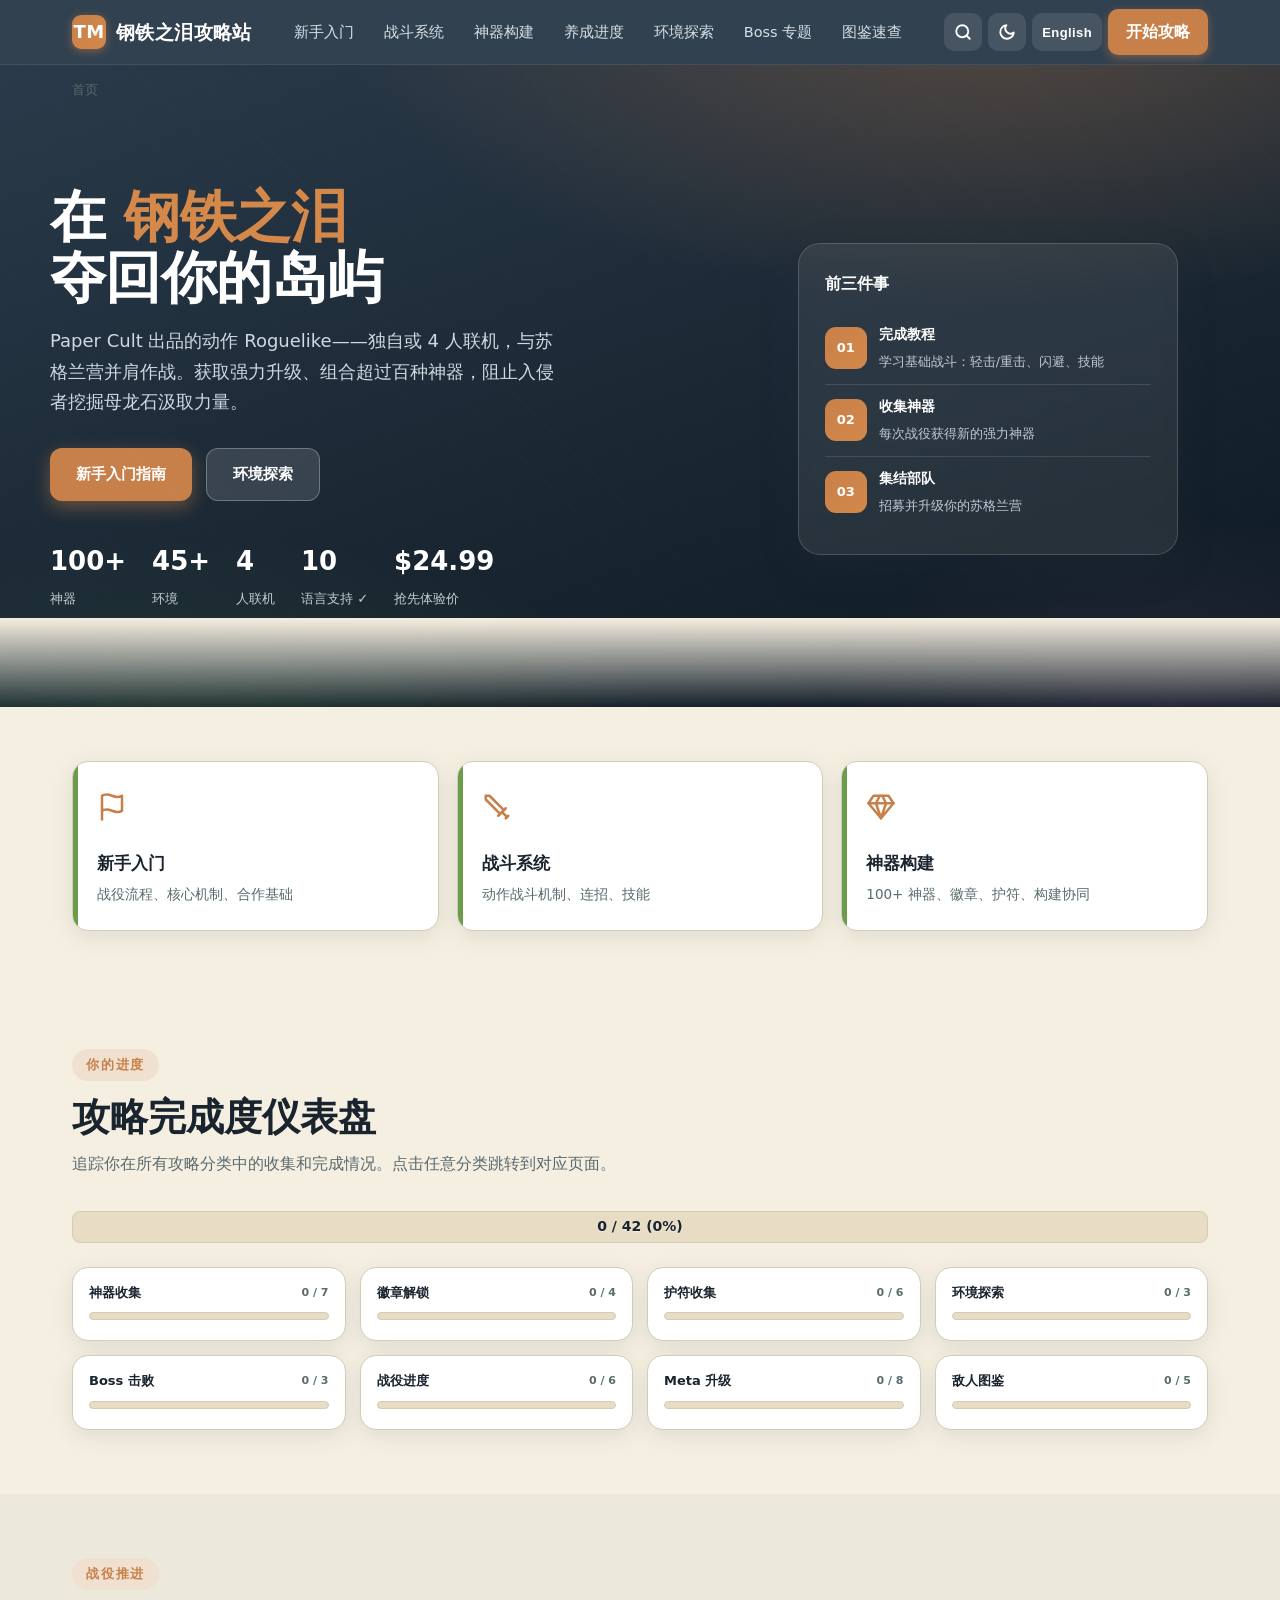
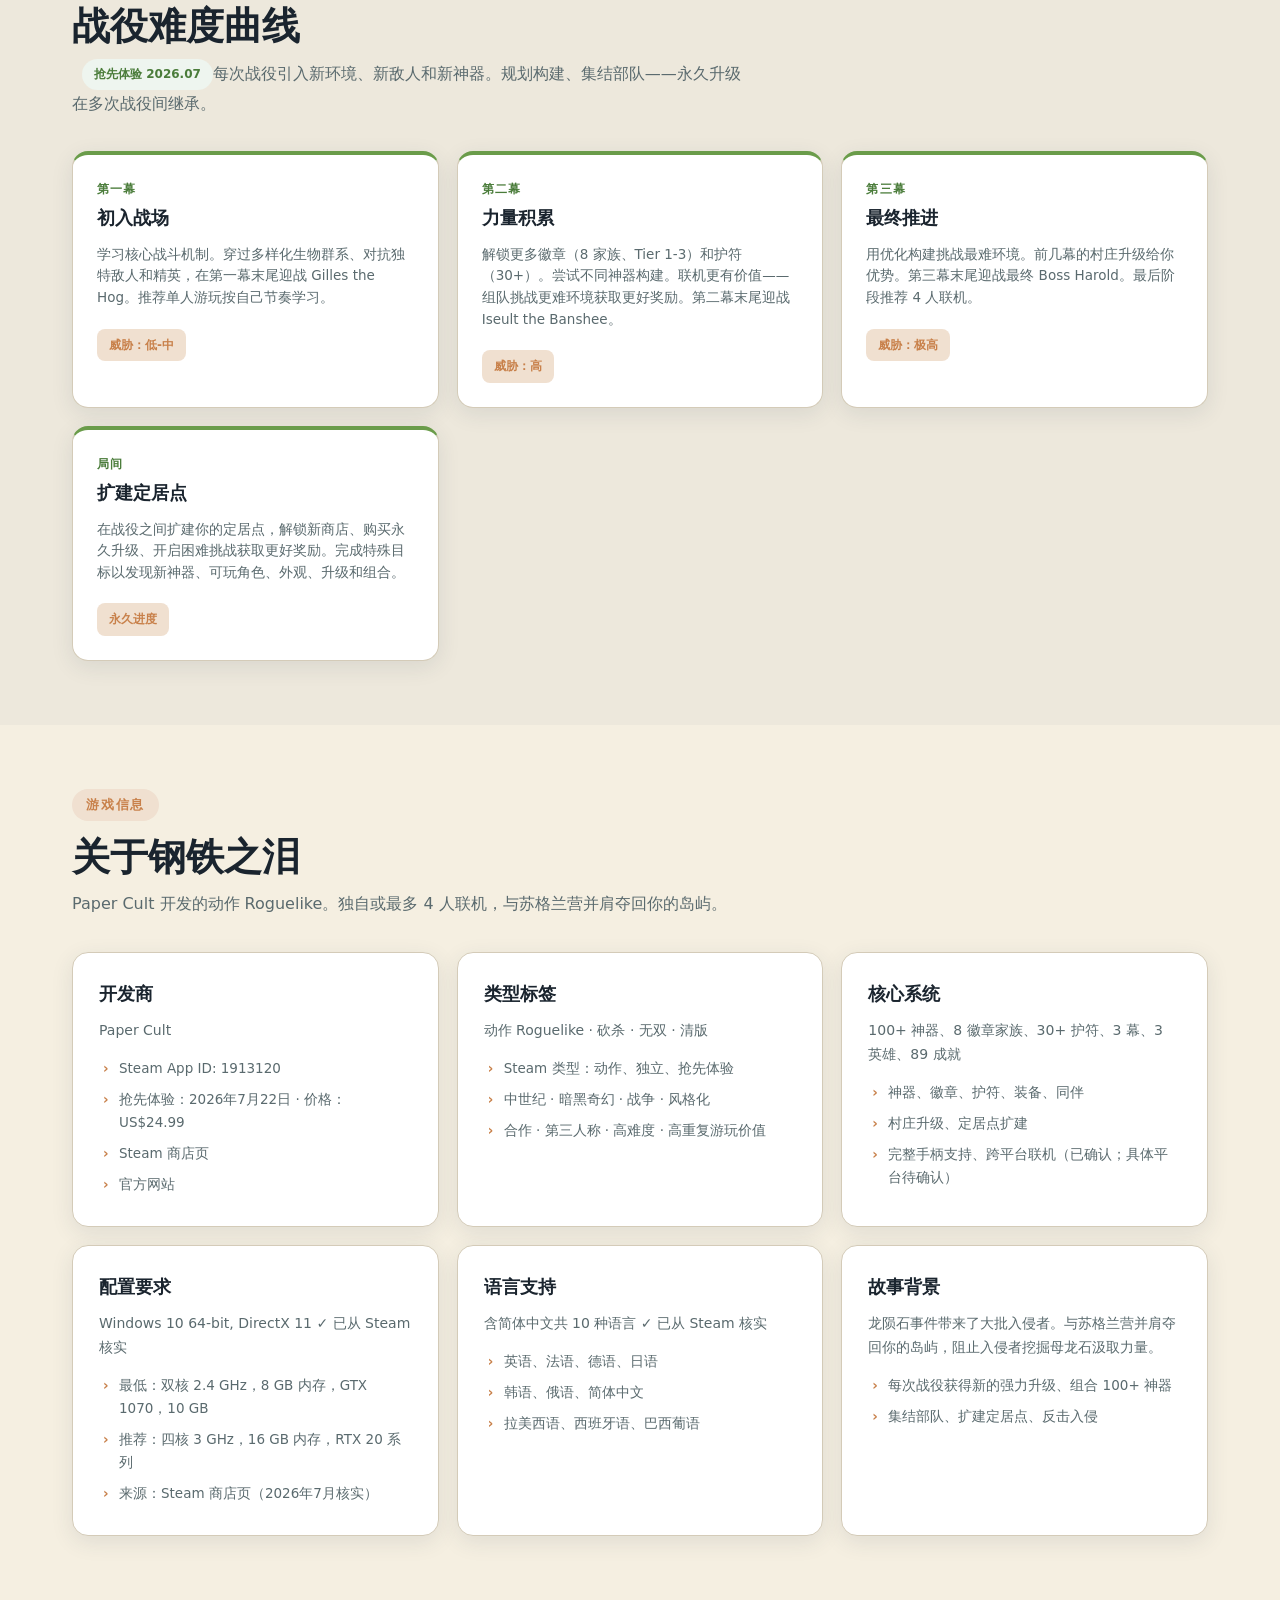
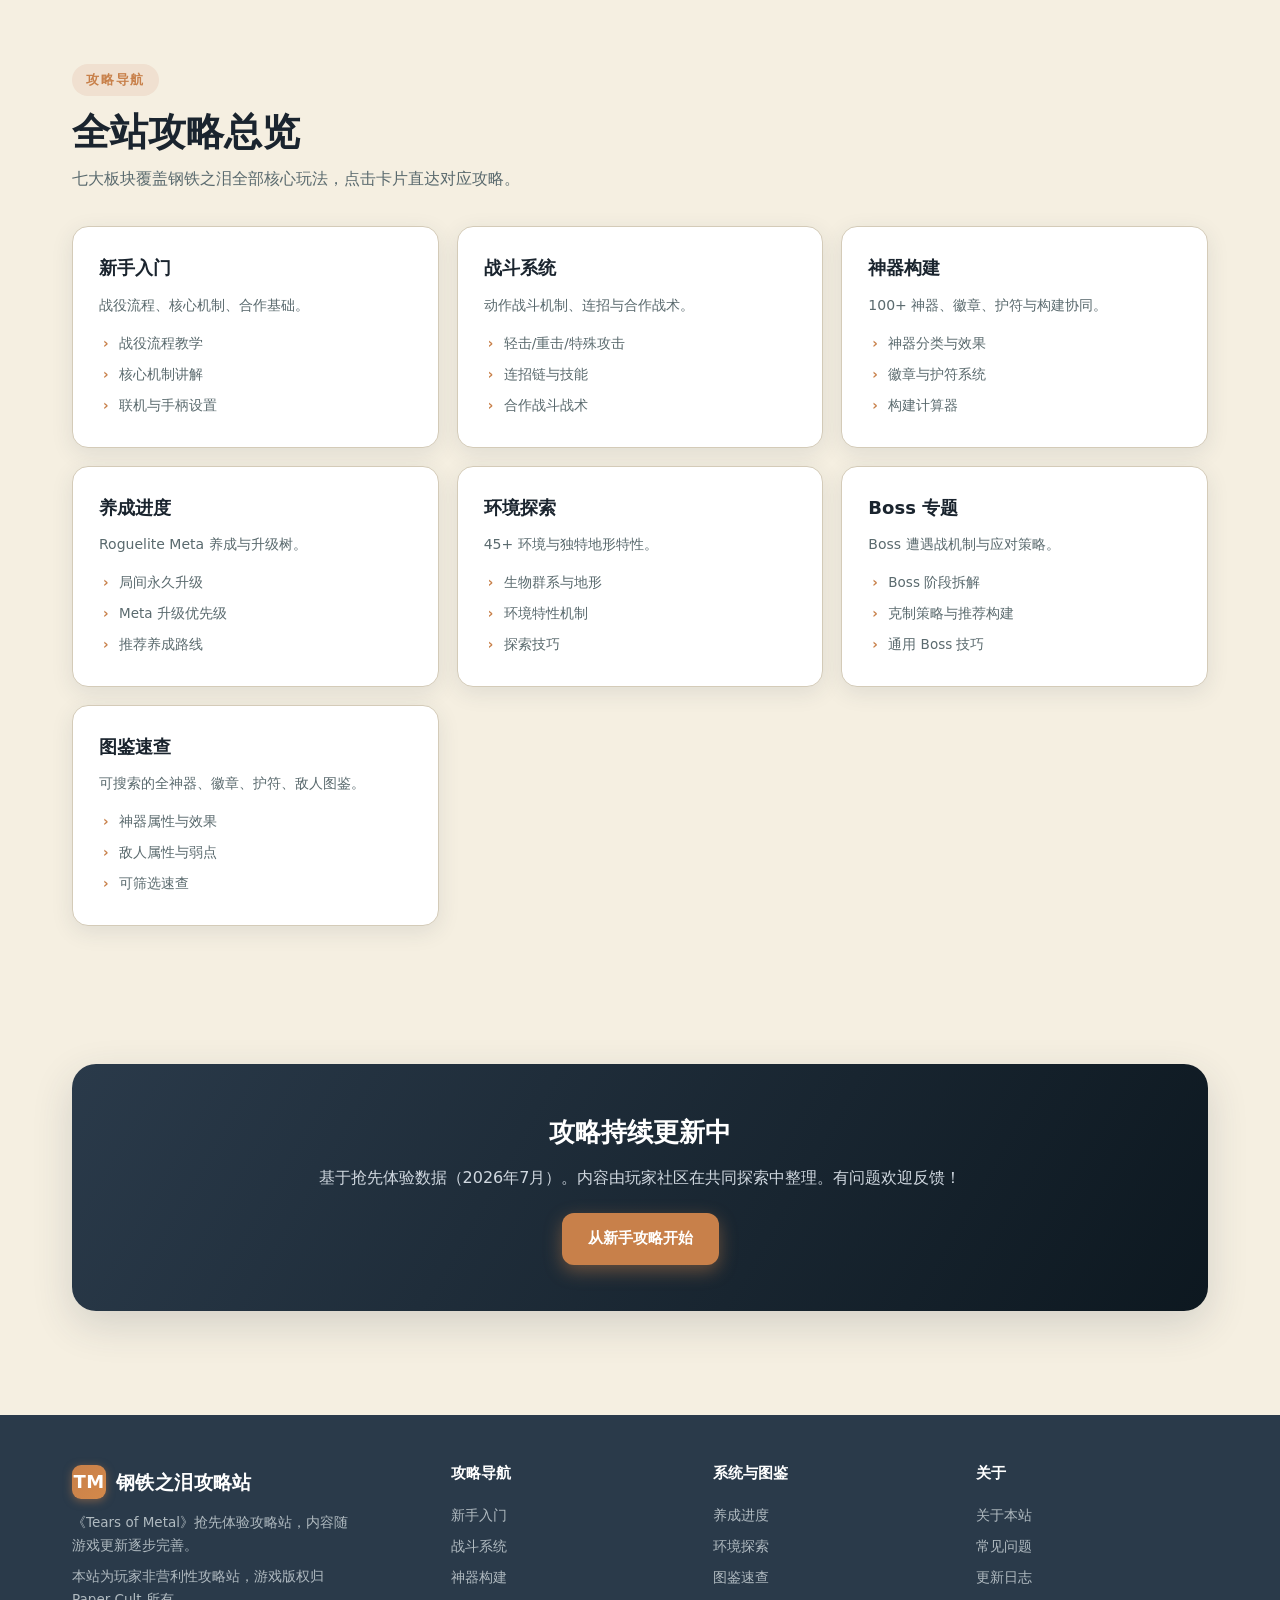
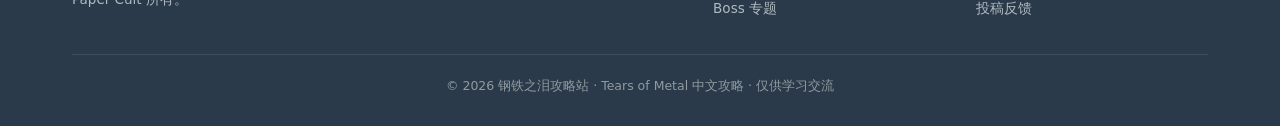
<file: index.html>
<!DOCTYPE html>
<html lang="zh-CN">
<head>
<meta charset="UTF-8">
<meta name="viewport" content="width=device-width, initial-scale=1.0">
<link rel="canonical" href="https://tears-of-metal.yxhtl.com/">
<title>钢铁之泪攻略站 | Tears of Metal 中文攻略</title>
<meta name="description" content="《Tears of Metal》(钢铁之泪) 中文攻略站：新手入门、战斗系统、神器构建、养成进度、环境探索与图鉴速查。Paper Cult 出品的动作 Roguelike，支持4人联机，一站式攻略。">
<meta name="keywords" content="Tears of Metal,钢铁之泪,攻略,动作,roguelike,无双,合作,苏格兰,Paper Cult,神器,徽章,护符">
<link rel="icon" type="image/svg+xml" href="favicon.svg">
<link rel="stylesheet" href="css/style.css">
<link rel="manifest" href="manifest.json">
<meta name="theme-color" content="#2a3a4a">
<script type="application/ld+json">
{"@context":"https://schema.org","@type":"WebSite","name":"钢铁之泪攻略站","alternateName":"Tears of Metal 中文攻略","inLanguage":"zh-CN","url":"index.html","about":"《Tears of Metal》中文攻略站：新手入门、战斗系统、神器构建、养成进度、环境探索与图鉴速查"}
</script>

    <meta property="og:title" content="钢铁之泪攻略站 | Tears of Metal 中文攻略" />
    <meta property="og:description" content="《Tears of Metal》(钢铁之泪) 中文攻略站：Paper Cult 出品的动作 Roguelike，支持4人联机。新手入门、战斗系统、神器构建、养成进度、环境探索与图鉴速查。" />
    <meta property="og:type" content="website" />
    <meta property="og:locale" content="zh_CN" />
    <meta property="og:image" content="https://tears-of-metal.yxhtl.com/og-image.svg" />
<meta property="og:image:type" content="image/svg+xml" />
<meta property="og:image:width" content="1200" />
<meta property="og:image:height" content="630" />
<meta property="og:site_name" content="钢铁之泪攻略站" />
    <meta name="twitter:card" content="summary" />
<!-- Google tag (gtag.js) -->
<script>
  if (location.hostname === "tears-of-metal.yxhtl.com") {
    window.dataLayer = window.dataLayer || [];
    window.gtag = function(){ window.dataLayer.push(arguments); };
    gtag('js', new Date());
    gtag('config', 'G-5MD3PJP09L');
    var analyticsScript = document.createElement('script');
    analyticsScript.async = true;
    analyticsScript.src = 'https://www.googletagmanager.com/gtag/js?id=G-5MD3PJP09L';
    document.head.appendChild(analyticsScript);
  }
</script>
  </head>
<body>

<!-- ===== NAV ===== -->
<header class="nav">
  <div class="wrap nav-inner">
    <a href="index.html" class="brand"><span class="logo">TM</span><span data-i18n="brand">钢铁之泪攻略站</span></a>
    <nav class="nav-links" id="navLinks">
      <a href="getting-started.html" data-i18n="nav.getting-started">新手入门</a>
      <a href="combat.html" data-i18n="nav.combat">战斗系统</a>
      <a href="towers.html" data-i18n="nav.artifacts">神器构建</a>
      <a href="economy.html" data-i18n="nav.progression">养成进度</a>
      <a href="maps.html" data-i18n="nav.environments">环境探索</a>
      <a href="bosses.html" data-i18n="nav.bosses">Boss 专题</a>
      <a href="codex.html" data-i18n="nav.codex">图鉴速查</a>
    </nav>
    <div class="nav-utils">
      <button class="nav-btn search-btn" aria-label="搜索"><svg width="18" height="18" viewBox="0 0 24 24" fill="none" stroke="currentColor" stroke-width="2.5" stroke-linecap="round" stroke-linejoin="round"><circle cx="11" cy="11" r="8"/><line x1="21" y1="21" x2="16.65" y2="16.65"/></svg></button>
      <button class="nav-btn dark-btn" aria-label="暗色模式"><svg width="18" height="18" viewBox="0 0 24 24" fill="none" stroke="currentColor" stroke-width="2.5" stroke-linecap="round" stroke-linejoin="round"><path d="M21 12.79A9 9 0 1 1 11.21 3 7 7 0 0 0 21 12.79z"/></svg></button>
      <button class="nav-btn lang-btn" aria-label="语言">English</button>
      <a href="getting-started.html" class="nav-cta" data-i18n="nav.cta.start">开始攻略</a>
    </div>
    <button class="burger" id="burger" aria-label="菜单"><span></span><span></span><span></span></button>
  </div>
</header>

<!-- ===== HERO ===== -->
<div class="hero" id="top">
  <div class="wrap" style="padding-top:14px">
    <div class="breadcrumb" style="color:#c4ccd4"><span data-en="Home">首页</span></div>
  </div>
  <div class="wrap hero-grid">
    <div>
      <h1 data-en="Reclaim Your Island in&lt;br&gt;&lt;span&gt;Tears of Metal&lt;/span&gt;">在 <span>钢铁之泪</span><br>夺回你的岛屿</h1>
      <p class="tag" data-en="An action roguelike by Paper Cult — fight solo or in 4-player co-op alongside your Scottish battalion. Gain powerful upgrades, combine over a hundred artifacts, and stop the invaders as they carve into the Mother Dragon Stone to harvest its power.">Paper Cult 出品的动作 Roguelike——独自或 4 人联机，与苏格兰营并肩作战。获取强力升级、组合超过百种神器，阻止入侵者挖掘母龙石汲取力量。</p>
      <div class="hero-btns">
        <a href="getting-started.html" class="btn btn-primary" data-en="Beginner Guide">新手入门指南</a>
        <a href="maps.html" class="btn btn-ghost" data-en="Environment Guide">环境探索</a>
      </div>
      <div class="hero-stats">
        <div class="s"><b>100+</b><small data-en="Artifacts">神器</small></div>
        <div class="s"><b>45+</b><small data-en="Environments">环境</small></div>
        <div class="s"><b>4</b><small data-en="Player Co-op">人联机</small></div>
        <div class="s"><b>10</b><small data-en="Languages ✓">语言支持 ✓</small></div>
        <div class="s"><b>$24.99</b><small data-en="Price">抢先体验价</small></div>
      </div>
    </div>
    <div class="hero-art">
      <div class="island-card">
        <h3 data-en="First 3 Things to Do">前三件事</h3>
        <div class="day-row"><div class="day-badge">01</div><div class="t"><b data-en="Complete the Tutorial">完成教程</b><small data-en="Learn basic combat: light/heavy attacks, dodge, abilities">学习基础战斗：轻击/重击、闪避、技能</small></div></div>
        <div class="day-row"><div class="day-badge">02</div><div class="t"><b data-en="Collect Artifacts">收集神器</b><small data-en="Each campaign run grants new powerful artifacts">每次战役获得新的强力神器</small></div></div>
        <div class="day-row"><div class="day-badge">03</div><div class="t"><b data-en="Rally Your Forces">集结部队</b><small data-en="Recruit and upgrade your Scottish battalion">招募并升级你的苏格兰营</small></div></div>
      </div>
    </div>
  </div>
</div>

<!-- ===== QUICK ACCESS ===== -->
<section style="padding-top:54px">
  <div class="wrap">
    <div class="quick">
      <a href="getting-started.html" class="qcard"><div class="ico"><svg viewBox="0 0 24 24"><use href="#i-flag"/></svg></div><h3 data-en="Beginner Guide">新手入门</h3><p data-en="Campaign flow, core mechanics, co-op basics">战役流程、核心机制、合作基础</p></a>
      <a href="combat.html" class="qcard"><div class="ico"><svg viewBox="0 0 24 24"><use href="#i-sword"/></svg></div><h3 data-en="Combat System">战斗系统</h3><p data-en="Hack and slash mechanics, combos, abilities">动作战斗机制、连招、技能</p></a>
      <a href="towers.html" class="qcard"><div class="ico"><svg viewBox="0 0 24 24"><use href="#i-gem"/></svg></div><h3 data-en="Artifacts & Builds">神器构建</h3><p data-en="100+ artifacts, emblems, charms, build synergies">100+ 神器、徽章、护符、构建协同</p></a>
    </div>
  </div>
</section>

<!-- ===== PROGRESS DASHBOARD ===== -->
<section style="padding-top:54px">
  <div class="wrap">
    <span class="eyebrow" data-en="Your Progress">你的进度</span>
    <h2 class="title" data-en="Completion Dashboard">攻略完成度仪表盘</h2>
    <p class="subtitle" data-en="Track your collection and completion across all guide categories. Click any category to jump to its page.">追踪你在所有攻略分类中的收集和完成情况。点击任意分类跳转到对应页面。</p>
    <div class="dash-overall">
      <div class="pbar pbar-lg" id="dashOverall">
        <div class="pbar-fill" style="width:0"></div>
        <div class="pbar-text">0 / 0  (0%)</div>
      </div>
    </div>
    <div class="dash-grid" id="dashGrid">
      <a href="towers.html#artifacts" class="dash-item" data-dash="art-off-blade">
        <div class="dash-head"><span class="dash-label" data-en="Artifacts">神器收集</span><span class="pbar-text">0 / 7</span></div>
        <div class="pbar"><div class="pbar-fill" style="width:0"></div></div>
      </a>
      <a href="towers.html#emblems" class="dash-item" data-dash="art-emb-warrior">
        <div class="dash-head"><span class="dash-label" data-en="Emblems">徽章解锁</span><span class="pbar-text">0 / 4</span></div>
        <div class="pbar"><div class="pbar-fill" style="width:0"></div></div>
      </a>
      <a href="towers.html#charms" class="dash-item" data-dash="art-chm-iron">
        <div class="dash-head"><span class="dash-label" data-en="Charms">护符收集</span><span class="pbar-text">0 / 6</span></div>
        <div class="pbar"><div class="pbar-fill" style="width:0"></div></div>
      </a>
      <a href="maps.html#biomes" class="dash-item" data-dash="env-act1">
        <div class="dash-head"><span class="dash-label" data-en="Environments">环境探索</span><span class="pbar-text">0 / 3</span></div>
        <div class="pbar"><div class="pbar-fill" style="width:0"></div></div>
      </a>
      <a href="bosses.html" class="dash-item" data-dash="boss-gilles">
        <div class="dash-head"><span class="dash-label" data-en="Bosses">Boss 击败</span><span class="pbar-text">0 / 3</span></div>
        <div class="pbar"><div class="pbar-fill" style="width:0"></div></div>
      </a>
      <a href="getting-started.html" class="dash-item" data-dash="campaign-1">
        <div class="dash-head"><span class="dash-label" data-en="Campaign">战役进度</span><span class="pbar-text">0 / 6</span></div>
        <div class="pbar"><div class="pbar-fill" style="width:0"></div></div>
      </a>
      <a href="economy.html#meta-tree" class="dash-item" data-dash="meta-stone-power">
        <div class="dash-head"><span class="dash-label" data-en="Meta Upgrades">Meta 升级</span><span class="pbar-text">0 / 8</span></div>
        <div class="pbar"><div class="pbar-fill" style="width:0"></div></div>
      </a>
      <a href="codex.html#enemies" class="dash-item" data-dash="codex-enemy-grunt">
        <div class="dash-head"><span class="dash-label" data-en="Enemy Codex">敌人图鉴</span><span class="pbar-text">0 / 5</span></div>
        <div class="pbar"><div class="pbar-fill" style="width:0"></div></div>
      </a>
    </div>
  </div>
</section>

<!-- ===== CAMPAIGN PROGRESSION ===== -->
<section class="bg-alt">
  <div class="wrap">
    <span class="eyebrow" data-en="Campaign Progression">战役推进</span>
    <h2 class="title" data-en="Campaign Difficulty Curve">战役难度曲线</h2>
    <p class="subtitle" data-en="Each campaign run introduces new environments, enemies, and artifacts. Plan your build and rally your forces — permanent upgrades carry over between runs."><span class="ver-tag" data-en="Early Access 2026.07">抢先体验 2026.07</span>每次战役引入新环境、新敌人和新神器。规划构建、集结部队——永久升级在多次战役间继承。</p>
    <div class="wave-grid">
      <div class="wave-card">
        <div class="wave-num" data-en="ACT 1">第一幕</div>
        <h4 data-en="First Steps">初入战场</h4>
        <p class="wave-desc" data-en="Learn core combat mechanics. March through varied biomes, fight unique enemies and elites, and face Gilles the Hog at the end of Act 1. Solo play recommended to learn at your own pace.">学习核心战斗机制。穿过多样化生物群系、对抗独特敌人和精英，在第一幕末尾迎战 Gilles the Hog。推荐单人游玩按自己节奏学习。</p>
        <span class="wave-power" data-en="Threat: Low-Medium">威胁：低-中</span>
      </div>
      <div class="wave-card">
        <div class="wave-num" data-en="ACT 2">第二幕</div>
        <h4 data-en="Building Power">力量积累</h4>
        <p class="wave-desc" data-en="Unlock more emblems (8 families, Tier 1-3) and charms (30+). Experiment with different artifact builds. Co-op becomes more valuable — team up for tougher environments and better rewards. Face Iseult the Banshee at the end.">解锁更多徽章（8 家族、Tier 1-3）和护符（30+）。尝试不同神器构建。联机更有价值——组队挑战更难环境获取更好奖励。第二幕末尾迎战 Iseult the Banshee。</p>
        <span class="wave-power" data-en="Threat: High">威胁：高</span>
      </div>
      <div class="wave-card">
        <div class="wave-num" data-en="ACT 3">第三幕</div>
        <h4 data-en="Final Push">最终推进</h4>
        <p class="wave-desc" data-en="Tackle the toughest environments with optimized builds. Village upgrades from previous runs give you an edge. Face Harold, the final boss, at the end of Act 3. 4-player co-op recommended for the final stretch.">用优化构建挑战最难环境。前几幕的村庄升级给你优势。第三幕末尾迎战最终 Boss Harold。最后阶段推荐 4 人联机。</p>
        <span class="wave-power" data-en="Threat: Extreme">威胁：极高</span>
      </div>
      <div class="wave-card">
        <div class="wave-num" data-en="BETWEEN RUNS">局间</div>
        <h4 data-en="Expand Your Settlement">扩建定居点</h4>
        <p class="wave-desc" data-en="Between campaigns, expand your settlement to unlock new shops, buy permanent upgrades, and unlock difficult challenges for greater rewards. Complete special objectives to discover new artifacts, playable characters, cosmetics, upgrades and combos.">在战役之间扩建你的定居点，解锁新商店、购买永久升级、开启困难挑战获取更好奖励。完成特殊目标以发现新神器、可玩角色、外观、升级和组合。</p>
        <span class="wave-power" data-en="Permanent Progress">永久进度</span>
      </div>
    </div>
  </div>
</section>

<!-- ===== GAME OVERVIEW ===== -->
<section>
  <div class="wrap">
    <span class="eyebrow" data-en="Game Info">游戏信息</span>
    <h2 class="title" data-en="About Tears of Metal">关于钢铁之泪</h2>
    <p class="subtitle" data-en="An action roguelike by Paper Cult. Fight solo or up to 4-player co-op to reclaim your island alongside your Scottish battalion.">Paper Cult 开发的动作 Roguelike。独自或最多 4 人联机，与苏格兰营并肩夺回你的岛屿。</p>
    <div class="feature-grid">
      <div class="fcard"><h4 data-en="Developer">开发商</h4><p data-en="Paper Cult">Paper Cult</p><ul><li data-en="Steam App ID: 1913120">Steam App ID: 1913120</li><li data-en="Early Access: July 22, 2026 · Price: US$24.99">抢先体验：2026年7月22日 · 价格：US$24.99</li><li><a href="https://store.steampowered.com/app/1913120/Tears_of_Metal/" target="_blank" rel="noopener" data-en="Steam Store Page">Steam 商店页</a></li><li><a href="https://papercultgames.com/" target="_blank" rel="noopener" data-en="Official Website">官方网站</a></li></ul></div>
      <div class="fcard"><h4 data-en="Genre Tags">类型标签</h4><p data-en="Action Roguelike · Hack and Slash · Musou · Beat 'em up">动作 Roguelike · 砍杀 · 无双 · 清版</p><ul><li data-en="Genre: Action, Indie, Early Access (Steam)">Steam 类型：动作、独立、抢先体验</li><li data-en="Medieval · Dark Fantasy · War · Stylized">中世纪 · 暗黑奇幻 · 战争 · 风格化</li><li data-en="Co-op · Third Person · Difficult · Replay Value">合作 · 第三人称 · 高难度 · 高重复游玩价值</li></ul></div>
      <div class="fcard"><h4 data-en="Core Systems">核心系统</h4><p data-en="100+ artifacts, 8 Emblem families, 30+ Charms, 3 Acts, 3 Heroes, 89 Achievements">100+ 神器、8 徽章家族、30+ 护符、3 幕、3 英雄、89 成就</p><ul><li data-en="Artifacts, Emblems, Charms, Equipment, Companions">神器、徽章、护符、装备、同伴</li><li data-en="Village upgrades, settlement expansion">村庄升级、定居点扩建</li><li data-en="Full controller support, Crossplay (confirmed; specific platforms TBD)">完整手柄支持、跨平台联机（已确认；具体平台待确认）</li></ul></div>
      <div class="fcard"><h4 data-en="System Requirements">配置要求</h4><p data-en="Windows 10 64-bit, DirectX 11 ✓ Verified from Steam">Windows 10 64-bit, DirectX 11 ✓ 已从 Steam 核实</p><ul><li data-en="Min: Dual Core 2.4 GHz, 8 GB RAM, GTX 1070, 10 GB">最低：双核 2.4 GHz，8 GB 内存，GTX 1070，10 GB</li><li data-en="Rec: Quad Core 3 GHz, 16 GB RAM, RTX 20 Series">推荐：四核 3 GHz，16 GB 内存，RTX 20 系列</li><li data-en="Source: Steam Store (verified July 2026)">来源：Steam 商店页（2026年7月核实）</li></ul></div>
      <div class="fcard"><h4 data-en="Language Support">语言支持</h4><p data-en="10 languages including 简体中文 ✓ Verified from Steam">含简体中文共 10 种语言 ✓ 已从 Steam 核实</p><ul><li data-en="English, French, German, Japanese">英语、法语、德语、日语</li><li data-en="Korean, Russian, 简体中文">韩语、俄语、简体中文</li><li data-en="Latin American Spanish, Spanish - Spain, Brazilian Portuguese">拉美西语、西班牙语、巴西葡语</li></ul></div>
      <div class="fcard"><h4 data-en="Story Premise">故事背景</h4><p data-en="The Dragon Stone Meteor brought swarms of invaders to your island. Fight alongside your Scottish battalion to reclaim your home, and stop the invaders as they carve into the Mother Dragon Stone to harvest its power.">龙陨石事件带来了大批入侵者。与苏格兰营并肩夺回你的岛屿，阻止入侵者挖掘母龙石汲取力量。</p><ul><li data-en="Each campaign: gain new powerful upgrades, combine 100+ artifacts">每次战役获得新的强力升级、组合 100+ 神器</li><li data-en="Rally your forces, expand your settlement, push back the invaders">集结部队、扩建定居点、反击入侵</li></ul></div>
    </div>
  </div>
</section>

<!-- ===== GUIDE OVERVIEW ===== -->
<section>
  <div class="wrap">
    <span class="eyebrow" data-en="Guide Navigation">攻略导航</span>
    <h2 class="title" data-en="Site Guide Overview">全站攻略总览</h2>
    <p class="subtitle" data-en="Seven sections covering all core Tears of Metal gameplay. Click a card to jump to the guide.">七大板块覆盖钢铁之泪全部核心玩法，点击卡片直达对应攻略。</p>
    <div class="feature-grid">
      <a href="getting-started.html" class="fcard"><h4 data-en="Beginner Guide">新手入门</h4><p data-en="Campaign flow, core mechanics, co-op basics.">战役流程、核心机制、合作基础。</p><ul><li data-en="Campaign walkthrough">战役流程教学</li><li data-en="Core mechanics explained">核心机制讲解</li><li data-en="Co-op & controller setup">联机与手柄设置</li></ul></a>
      <a href="combat.html" class="fcard"><h4 data-en="Combat System">战斗系统</h4><p data-en="Hack and slash mechanics, combos, and co-op tactics.">动作战斗机制、连招与合作战术。</p><ul><li data-en="Light / heavy / special attacks">轻击/重击/特殊攻击</li><li data-en="Combo chains & abilities">连招链与技能</li><li data-en="Co-op combat tactics">合作战斗战术</li></ul></a>
      <a href="towers.html" class="fcard"><h4 data-en="Artifacts & Builds">神器构建</h4><p data-en="100+ artifacts, emblems, charms, and build synergies.">100+ 神器、徽章、护符与构建协同。</p><ul><li data-en="Artifact categories & effects">神器分类与效果</li><li data-en="Emblems & charms system">徽章与护符系统</li><li data-en="Build calculator">构建计算器</li></ul></a>
      <a href="economy.html" class="fcard"><h4 data-en="Progression">养成进度</h4><p data-en="Roguelite meta-progression and upgrade tree.">Roguelite Meta 养成与升级树。</p><ul><li data-en="Between-run upgrades">局间永久升级</li><li data-en="Meta upgrade priorities">Meta 升级优先级</li><li data-en="Recommended build order">推荐养成路线</li></ul></a>
      <a href="maps.html" class="fcard"><h4 data-en="Environments">环境探索</h4><p data-en="45+ environments with unique terrain and features.">45+ 环境与独特地形特性。</p><ul><li data-en="Biome types & terrain">生物群系与地形</li><li data-en="Environmental features">环境特性机制</li><li data-en="Exploration tips">探索技巧</li></ul></a>
      <a href="bosses.html" class="fcard"><h4 data-en="Bosses">Boss 专题</h4><p data-en="Boss encounter mechanics and counter strategies.">Boss 遭遇战机制与应对策略。</p><ul><li data-en="Boss phase breakdowns">Boss 阶段拆解</li><li data-en="Counter strategies & builds">克制策略与推荐构建</li><li data-en="General boss tips">通用 Boss 技巧</li></ul></a>
      <a href="codex.html" class="fcard"><h4 data-en="Codex">图鉴速查</h4><p data-en="Full searchable codex of artifacts, emblems, charms, and enemies.">可搜索的全神器、徽章、护符、敌人图鉴。</p><ul><li data-en="Artifact stats & effects">神器属性与效果</li><li data-en="Enemy stats & weaknesses">敌人属性与弱点</li><li data-en="Filterable reference">可筛选速查</li></ul></a>
    </div>
  </div>
</section>

<!-- ===== CTA ===== -->
<section>
  <div class="wrap">
    <div class="cta-strip">
      <h3 data-en="Guides Continuously Updated">攻略持续更新中</h3>
      <p data-en="Based on Early Access data (July 2026). Content curated by the player community as we explore the game together. Feedback welcome!">基于抢先体验数据（2026年7月）。内容由玩家社区在共同探索中整理。有问题欢迎反馈！</p>
      <a href="getting-started.html" class="btn btn-primary" data-en="Start with Beginner Guide">从新手攻略开始</a>
    </div>
  </div>
</section>

<!-- ===== FOOTER ===== -->
<footer>
  <div class="wrap">
    <div class="foot-grid">
      <div class="foot-brand">
        <a href="index.html" class="brand" style="color:#fff"><span class="logo">TM</span><span data-en="Tears of Metal Guide">钢铁之泪攻略站</span></a>
        <p data-i18n="foot.branddesc">《Tears of Metal》抢先体验攻略站，内容随游戏更新逐步完善。</p>
        <p class="disclaimer" data-en="This is a non-profit fan guide site. Game rights belong to Paper Cult.">本站为玩家非营利性攻略站，游戏版权归 Paper Cult 所有。</p>
      </div>
      <div><h4 data-i18n="foot.nav">攻略导航</h4><a href="getting-started.html" data-en="Beginner">新手入门</a><a href="combat.html" data-en="Combat">战斗系统</a><a href="towers.html" data-en="Artifacts">神器构建</a></div>
      <div><h4 data-i18n="foot.systems">系统与图鉴</h4><a href="economy.html" data-en="Progression">养成进度</a><a href="maps.html" data-en="Environments">环境探索</a><a href="codex.html" data-en="Codex">图鉴速查</a><a href="bosses.html" data-en="Bosses">Boss 专题</a></div>
      <div><h4 data-i18n="foot.about">关于</h4><a href="about.html" data-i18n="foot.aboutus">关于本站</a><a href="faq.html" data-en="FAQ">常见问题</a><a href="changelog.html" data-i18n="foot.changelog">更新日志</a><a href="https://github.com/yxhtl/tears-of-metal-guide/issues" target="_blank" rel="noopener" data-i18n="foot.feedback">投稿反馈</a></div>
    </div>
    <div class="foot-bottom" data-i18n="foot.copy">© 2026 钢铁之泪攻略站 · Tears of Metal 中文攻略 · 仅供学习交流</div>
  </div>
</footer>

<button id="toTop" aria-label="返回顶部" data-en="Top">顶部</button>
<div class="search-overlay" id="searchOverlay">
  <div class="search-panel">
    <div class="search-input-wrap">
      <span class="s-ico"></span>
      <input type="text" placeholder="搜索攻略、神器、环境…">
      <button class="search-close" aria-label="关闭">×</button>
    </div>
    <div class="search-results"></div>
  </div>
</div>
<script src="js/common.js"></script>
</body>
</html>
</file>
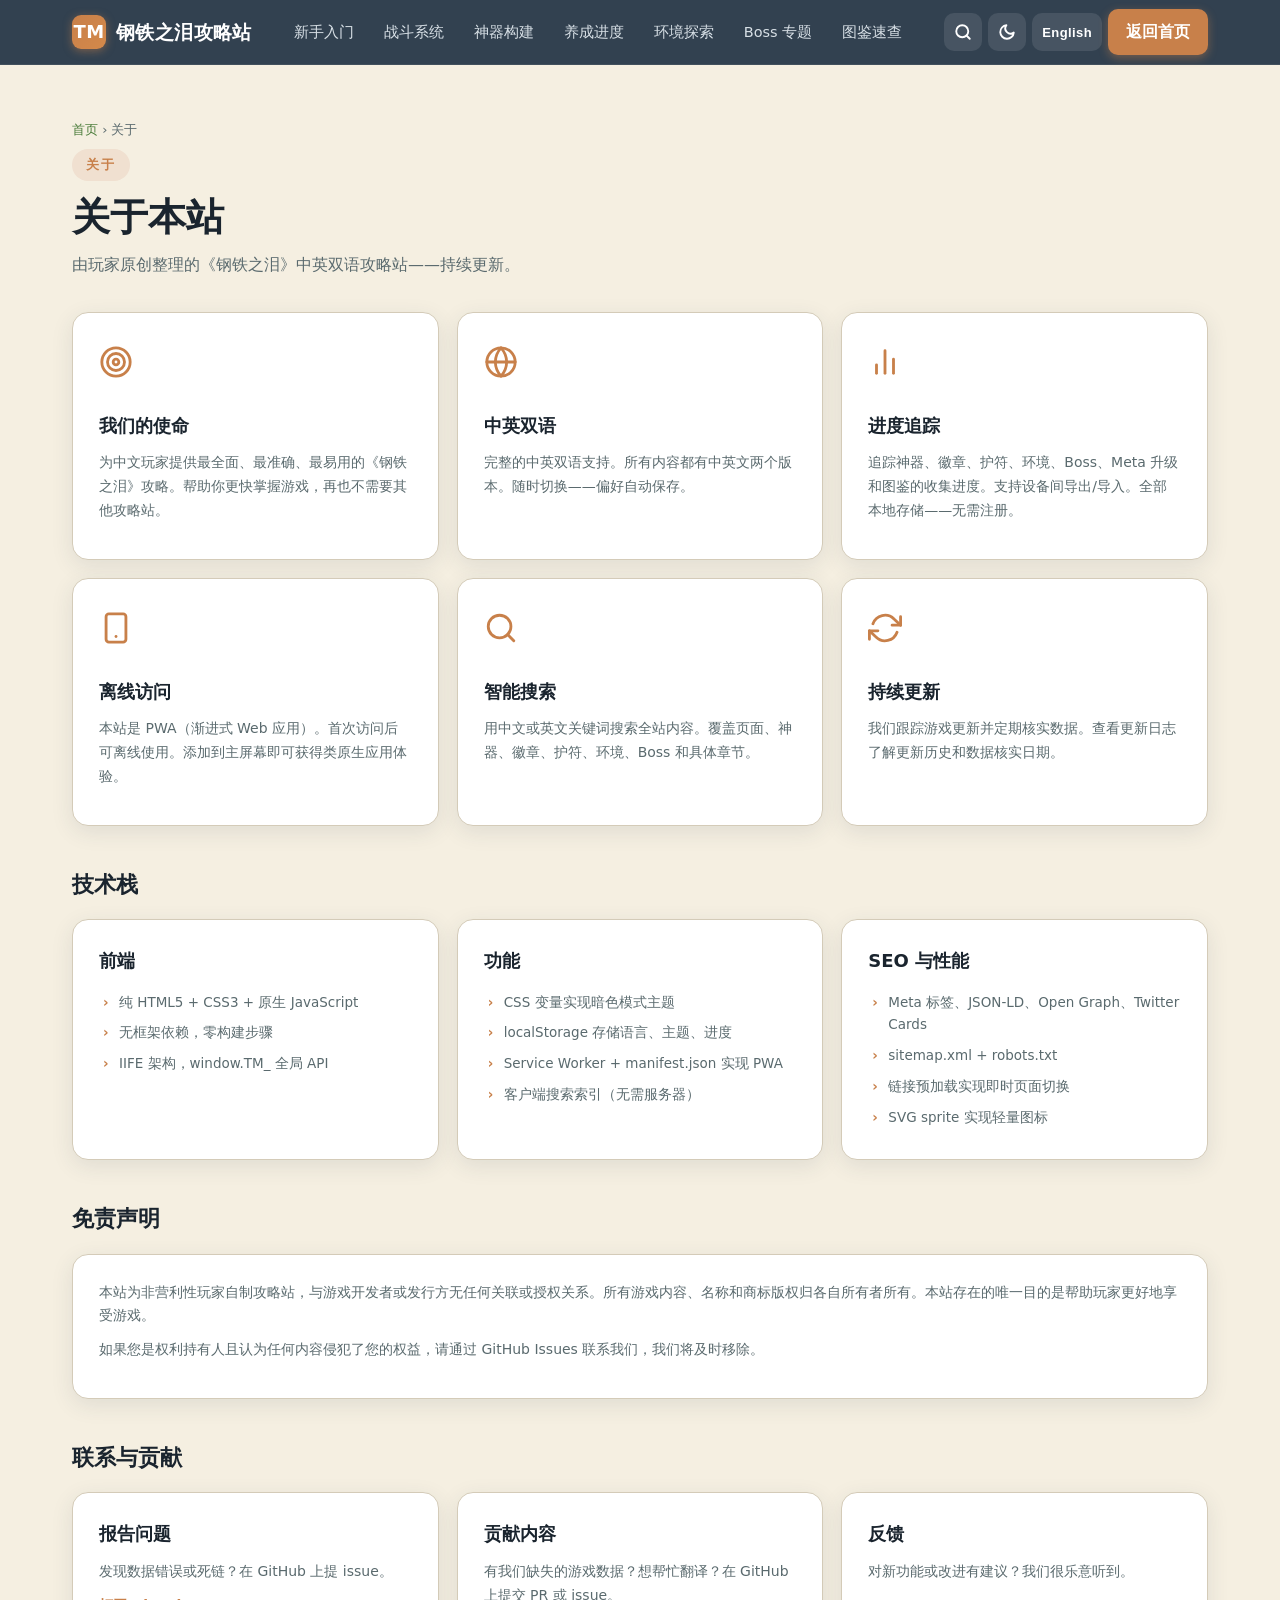
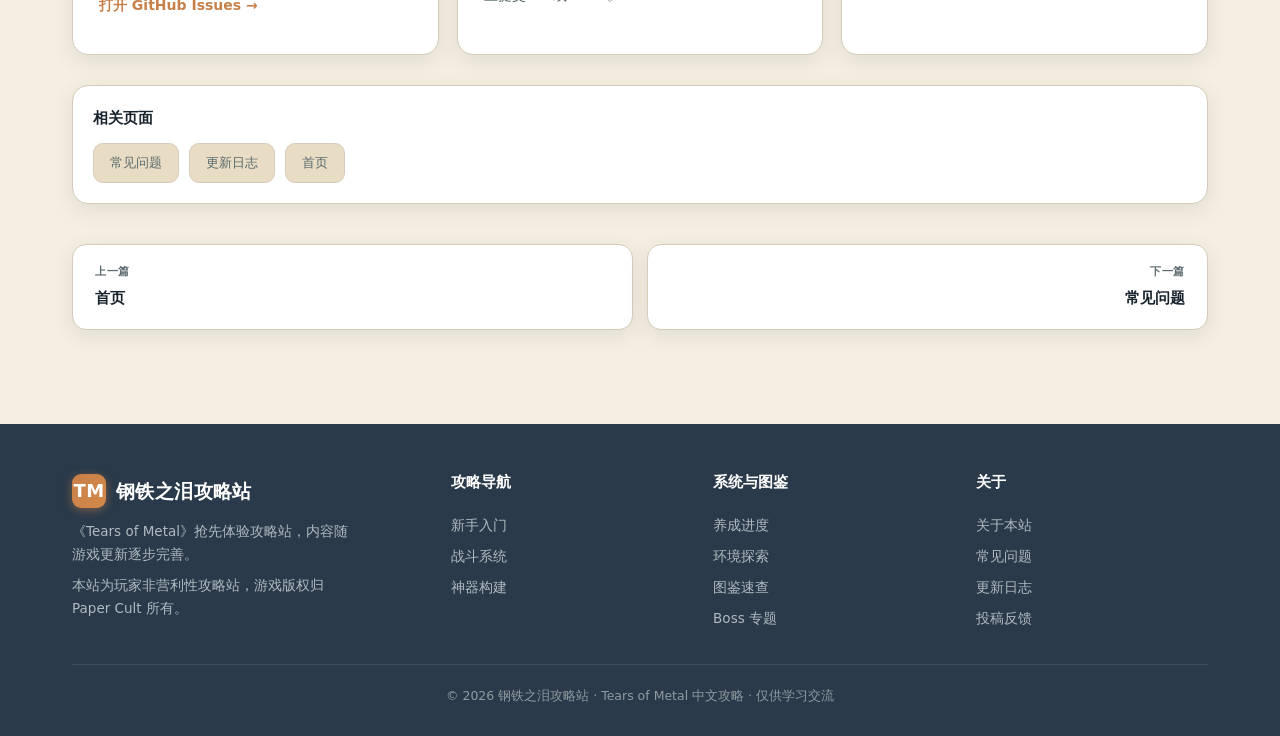
<file: about.html>
﻿<!DOCTYPE html>
<html lang="zh-CN">
<head>
<meta charset="UTF-8">
<meta name="viewport" content="width=device-width, initial-scale=1.0">
<link rel="canonical" href="https://tears-of-metal.yxhtl.com/about.html">
<title>关于本站 | Tears of Metal 钢铁之泪攻略</title>
<meta name="description" content="钢铁之泪攻略站介绍：由玩家原创整理，持续更新，支持中英双语、暗色模式、离线访问。">
<meta name="keywords" content="Tears of Metal攻略站,关于,钢铁之泪中文攻略">
<link rel="icon" type="image/svg+xml" href="favicon.svg">
<link rel="stylesheet" href="css/style.css">
<link rel="manifest" href="manifest.json">
<meta name="theme-color" content="#2a3a4a">
<script type="application/ld+json">
{"@context":"https://schema.org","@type":"AboutPage","headline":"关于钢铁之泪攻略站","inLanguage":"zh-CN","isPartOf":{"@type":"WebSite","name":"钢铁之泪攻略站"}}
</script>

    <meta property="og:title" content="关于本站 | Tears of Metal 钢铁之泪攻略" />
    <meta property="og:description" content="钢铁之泪攻略站介绍：由玩家原创整理，持续更新，支持中英双语、暗色模式、离线访问。" />
    <meta property="og:type" content="website" />
    <meta property="og:locale" content="zh_CN" />
    <meta property="og:image" content="https://tears-of-metal.yxhtl.com/og-image.svg" />
<meta property="og:image:type" content="image/svg+xml" />
<meta property="og:image:width" content="1200" />
<meta property="og:image:height" content="630" />
<meta property="og:site_name" content="钢铁之泪攻略站" />
    <meta name="twitter:card" content="summary" />
<!-- Google tag (gtag.js) -->
<script>
  if (location.hostname === "tears-of-metal.yxhtl.com") {
    window.dataLayer = window.dataLayer || [];
    window.gtag = function(){ window.dataLayer.push(arguments); };
    gtag('js', new Date());
    gtag('config', 'G-5MD3PJP09L');
    var analyticsScript = document.createElement('script');
    analyticsScript.async = true;
    analyticsScript.src = 'https://www.googletagmanager.com/gtag/js?id=G-5MD3PJP09L';
    document.head.appendChild(analyticsScript);
  }
</script>
  </head>
<body>

<header class="nav">
  <div class="wrap nav-inner">
    <a href="index.html" class="brand"><span class="logo">TM</span><span data-i18n="brand">钢铁之泪攻略站</span></a>
    <nav class="nav-links" id="navLinks">
      <a href="getting-started.html" data-i18n="nav.getting-started">新手入门</a>
      <a href="combat.html" data-i18n="nav.combat">战斗系统</a>
      <a href="towers.html" data-i18n="nav.artifacts">神器构建</a>
      <a href="economy.html" data-i18n="nav.progression">养成进度</a>
      <a href="maps.html" data-i18n="nav.environments">环境探索</a>
      <a href="bosses.html" data-i18n="nav.bosses">Boss 专题</a>
      <a href="codex.html" data-i18n="nav.codex">图鉴速查</a>
    </nav>
    <div class="nav-utils">
      <button class="nav-btn search-btn" aria-label="搜索"><svg width="18" height="18" viewBox="0 0 24 24" fill="none" stroke="currentColor" stroke-width="2.5" stroke-linecap="round" stroke-linejoin="round"><circle cx="11" cy="11" r="8"/><line x1="21" y1="21" x2="16.65" y2="16.65"/></svg></button>
      <button class="nav-btn dark-btn" aria-label="暗色模式"><svg width="18" height="18" viewBox="0 0 24 24" fill="none" stroke="currentColor" stroke-width="2.5" stroke-linecap="round" stroke-linejoin="round"><path d="M21 12.79A9 9 0 1 1 11.21 3 7 7 0 0 0 21 12.79z"/></svg></button>
      <button class="nav-btn lang-btn" aria-label="语言">English</button>
      <a href="index.html" class="nav-cta" data-i18n="nav.cta.home">返回首页</a>
    </div>
    <button class="burger" id="burger" aria-label="菜单"><span></span><span></span><span></span></button>
  </div>
</header>

<section id="top" class="section-anchor" style="padding-top:54px">
  <div class="wrap">
    <div class="breadcrumb"><a href="index.html" data-en="Home">首页</a> <span>›</span> <span data-en="About">关于</span></div>
    <span class="eyebrow" data-en="About">关于</span>
    <h2 class="title" data-en="About This Guide Site">关于本站</h2>
    <p class="subtitle" data-en="A player-made, bilingual guide site for Tears of Metal — original content, continuously updated.">由玩家原创整理的《钢铁之泪》中英双语攻略站——持续更新。</p>

    <div class="feature-grid" style="margin-top:24px">
      <div class="fcard">
        <div class="ico"><svg viewBox="0 0 24 24"><use href="#i-target"/></svg></div>
        <h4 data-en="Our Mission">我们的使命</h4>
        <p data-en="Provide the most comprehensive, accurate, and user-friendly Tears of Metal guide for Chinese-speaking players. Help you master the game faster and never need another guide site.">为中文玩家提供最全面、最准确、最易用的《钢铁之泪》攻略。帮助你更快掌握游戏，再也不需要其他攻略站。</p>
      </div>
      <div class="fcard">
        <div class="ico"><svg viewBox="0 0 24 24"><use href="#i-globe"/></svg></div>
        <h4 data-en="Bilingual Support">中英双语</h4>
        <p data-en="Full Chinese/English bilingual support. Every piece of content is available in both languages. Toggle anytime — your preference is saved automatically.">完整的中英双语支持。所有内容都有中英文两个版本。随时切换——偏好自动保存。</p>
      </div>
      <div class="fcard">
        <div class="ico"><svg viewBox="0 0 24 24"><use href="#i-chart"/></svg></div>
        <h4 data-en="Progress Tracking">进度追踪</h4>
        <p data-en="Track your collection progress across artifacts, emblems, charms, environments, bosses, meta upgrades, and codex entries. Export/import your data between devices. All stored locally — no account needed.">追踪神器、徽章、护符、环境、Boss、Meta 升级和图鉴的收集进度。支持设备间导出/导入。全部本地存储——无需注册。</p>
      </div>
      <div class="fcard">
        <div class="ico"><svg viewBox="0 0 24 24"><use href="#i-mobile"/></svg></div>
        <h4 data-en="Offline Access">离线访问</h4>
        <p data-en="This site is a PWA (Progressive Web App). After your first visit, it works offline. Install it to your home screen for app-like experience.">本站是 PWA（渐进式 Web 应用）。首次访问后可离线使用。添加到主屏幕即可获得类原生应用体验。</p>
      </div>
      <div class="fcard">
        <div class="ico"><svg viewBox="0 0 24 24"><use href="#i-search"/></svg></div>
        <h4 data-en="Smart Search">智能搜索</h4>
        <p data-en="Search the entire site by Chinese or English keywords. Covers pages, artifacts, emblems, charms, environments, bosses, and specific sections.">用中文或英文关键词搜索全站内容。覆盖页面、神器、徽章、护符、环境、Boss 和具体章节。</p>
      </div>
      <div class="fcard">
        <div class="ico"><svg viewBox="0 0 24 24"><use href="#i-refresh"/></svg></div>
        <h4 data-en="Continuously Updated">持续更新</h4>
        <p data-en="We track game updates and verify data regularly. Check the changelog for update history and data verification dates.">我们跟踪游戏更新并定期核实数据。查看更新日志了解更新历史和数据核实日期。</p>
      </div>
    </div>

    <h3 class="section-anchor" style="font-size:22px;color:var(--ink);margin:40px 0 16px" data-en="Tech Stack">技术栈</h3>
    <div class="feature-grid">
      <div class="fcard">
        <h4 data-en="Frontend">前端</h4>
        <ul>
          <li data-en="Pure HTML5 + CSS3 + Vanilla JavaScript">纯 HTML5 + CSS3 + 原生 JavaScript</li>
          <li data-en="No framework dependencies, zero build step">无框架依赖，零构建步骤</li>
          <li data-en="IIFE architecture with window.TM_ global API">IIFE 架构，window.TM_ 全局 API</li>
        </ul>
      </div>
      <div class="fcard">
        <h4 data-en="Features">功能</h4>
        <ul>
          <li data-en="CSS variables for dark mode theming">CSS 变量实现暗色模式主题</li>
          <li data-en="localStorage for language, theme, progress">localStorage 存储语言、主题、进度</li>
          <li data-en="Service Worker + manifest.json for PWA">Service Worker + manifest.json 实现 PWA</li>
          <li data-en="Client-side search index (no server needed)">客户端搜索索引（无需服务器）</li>
        </ul>
      </div>
      <div class="fcard">
        <h4 data-en="SEO & Performance">SEO 与性能</h4>
        <ul>
          <li data-en="Meta tags, JSON-LD, Open Graph, Twitter Cards">Meta 标签、JSON-LD、Open Graph、Twitter Cards</li>
          <li data-en="sitemap.xml + robots.txt">sitemap.xml + robots.txt</li>
          <li data-en="Link prefetching for instant page loads">链接预加载实现即时页面切换</li>
          <li data-en="SVG sprites for lightweight icons">SVG sprite 实现轻量图标</li>
        </ul>
      </div>
    </div>

    <h3 class="section-anchor" style="font-size:22px;color:var(--ink);margin:40px 0 16px" data-en="Disclaimer">免责声明</h3>
    <div class="fcard">
      <p data-en="This is a non-profit, fan-made guide site for Tears of Metal. We are not affiliated with or endorsed by the game's developers or publishers. All game content, names, and trademarks belong to their respective owners. This site exists solely to help players enjoy the game better.">本站为非营利性玩家自制攻略站，与游戏开发者或发行方无任何关联或授权关系。所有游戏内容、名称和商标版权归各自所有者所有。本站存在的唯一目的是帮助玩家更好地享受游戏。</p>
      <p style="margin-top:10px" data-en="If you are a rights holder and believe any content infringes your rights, please contact us via GitHub Issues and we will remove it promptly.">如果您是权利持有人且认为任何内容侵犯了您的权益，请通过 GitHub Issues 联系我们，我们将及时移除。</p>
    </div>

    <h3 class="section-anchor" style="font-size:22px;color:var(--ink);margin:40px 0 16px" data-en="Contact & Contribute">联系与贡献</h3>
    <div class="feature-grid">
      <div class="fcard">
        <h4 data-en="Report Issues">报告问题</h4>
        <p data-en="Found a data error or broken link? Open an issue on GitHub.">发现数据错误或死链？在 GitHub 上提 issue。</p>
        <p style="margin-top:8px"><a href="https://github.com/yxhtl/tears-of-metal-guide/issues" target="_blank" rel="noopener" style="color:var(--copper);font-weight:600" data-en="Open GitHub Issues →">打开 GitHub Issues →</a></p>
      </div>
      <div class="fcard">
        <h4 data-en="Contribute Content">贡献内容</h4>
        <p data-en="Have game data we're missing? Want to help translate? Submit a pull request or issue on GitHub.">有我们缺失的游戏数据？想帮忙翻译？在 GitHub 上提交 PR 或 issue。</p>
      </div>
      <div class="fcard">
        <h4 data-en="Feedback">反馈</h4>
        <p data-en="Have suggestions for new features or improvements? We'd love to hear from you.">对新功能或改进有建议？我们很乐意听到。</p>
      </div>
    </div>

    <div class="cross-links">
      <h4 data-en="Related">相关页面</h4>
      <div class="cl-list">
        <a href="faq.html" data-en="FAQ">常见问题</a>
        <a href="changelog.html" data-en="Changelog">更新日志</a>
        <a href="index.html" data-en="Home">首页</a>
      </div>
    </div>

    <div class="page-nav">
      <a href="index.html"><div class="pn-label" data-en="Previous">上一篇</div><div class="pn-title" data-en="Home">首页</div></a>
      <a href="faq.html"><div class="pn-label" data-en="Next">下一篇</div><div class="pn-title" data-en="FAQ">常见问题</div></a>
    </div>
  </div>
</section>

<footer>
  <div class="wrap">
    <div class="foot-grid">
      <div class="foot-brand">
        <a href="index.html" class="brand" style="color:#fff"><span class="logo">TM</span><span data-en="Tears of Metal Guide">钢铁之泪攻略站</span></a>
        <p data-i18n="foot.branddesc">《Tears of Metal》抢先体验攻略站，内容随游戏更新逐步完善。</p>
        <p class="disclaimer" data-en="This is a non-profit fan guide site. Game rights belong to Paper Cult.">本站为玩家非营利性攻略站，游戏版权归 Paper Cult 所有。</p>
      </div>
      <div><h4 data-i18n="foot.nav">攻略导航</h4><a href="getting-started.html" data-en="Beginner">新手入门</a><a href="combat.html" data-en="Combat">战斗系统</a><a href="towers.html" data-en="Artifacts">神器构建</a></div>
      <div><h4 data-i18n="foot.systems">系统与图鉴</h4><a href="economy.html" data-en="Progression">养成进度</a><a href="maps.html" data-en="Environments">环境探索</a><a href="codex.html" data-en="Codex">图鉴速查</a><a href="bosses.html" data-en="Bosses">Boss 专题</a></div>
      <div><h4 data-i18n="foot.about">关于</h4><a href="about.html" data-i18n="foot.aboutus">关于本站</a><a href="faq.html" data-en="FAQ">常见问题</a><a href="changelog.html" data-i18n="foot.changelog">更新日志</a><a href="https://github.com/yxhtl/tears-of-metal-guide/issues" target="_blank" rel="noopener" data-i18n="foot.feedback">投稿反馈</a></div>
    </div>
    <div class="foot-bottom" data-i18n="foot.copy">© 2026 钢铁之泪攻略站 · Tears of Metal 中文攻略 · 仅供学习交流</div>
  </div>
</footer>

<button id="toTop" aria-label="返回顶部" data-en="Top">顶部</button>
<div class="search-overlay" id="searchOverlay">
  <div class="search-panel">
    <div class="search-input-wrap">
      <span class="s-ico"></span>
      <input type="text" placeholder="搜索攻略、神器、环境…">
      <button class="search-close" aria-label="关闭">×</button>
    </div>
    <div class="search-results"></div>
  </div>
</div>
<script src="js/common.js"></script>
</body>
</html>
</file>
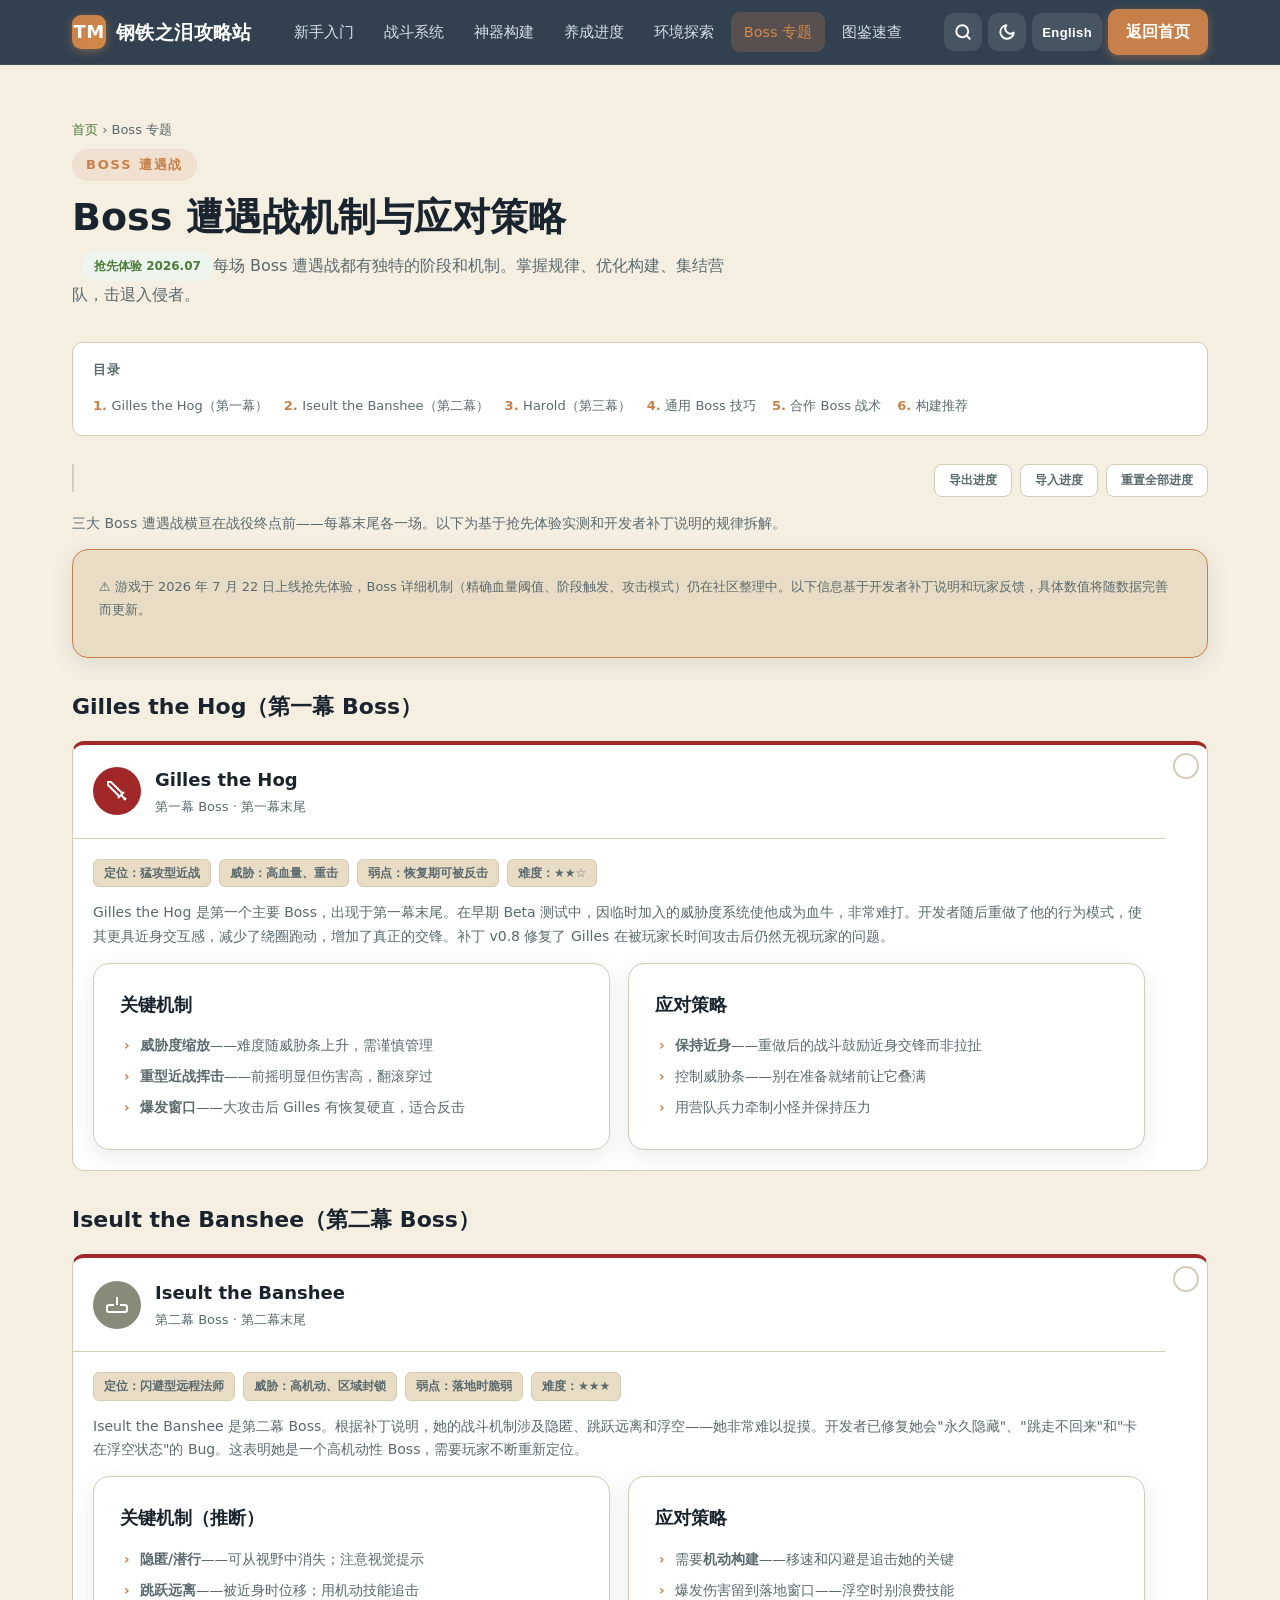
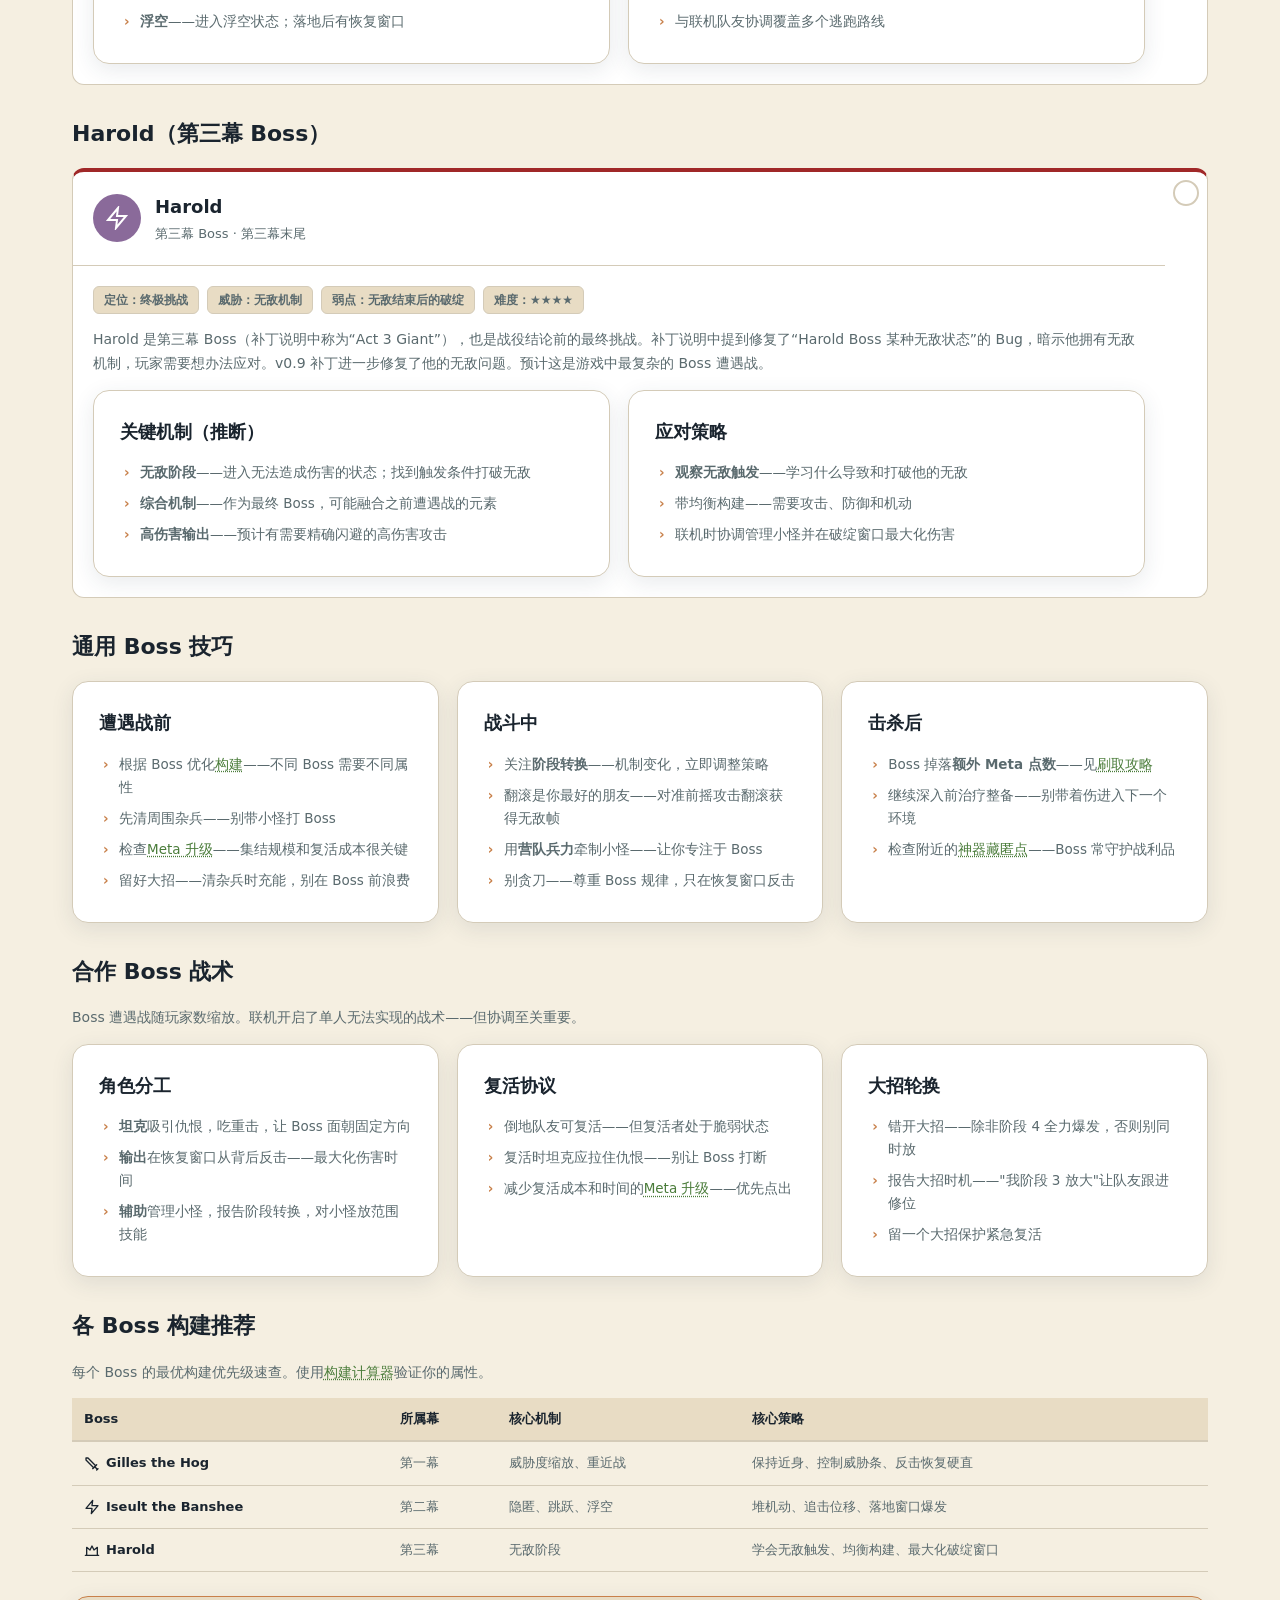
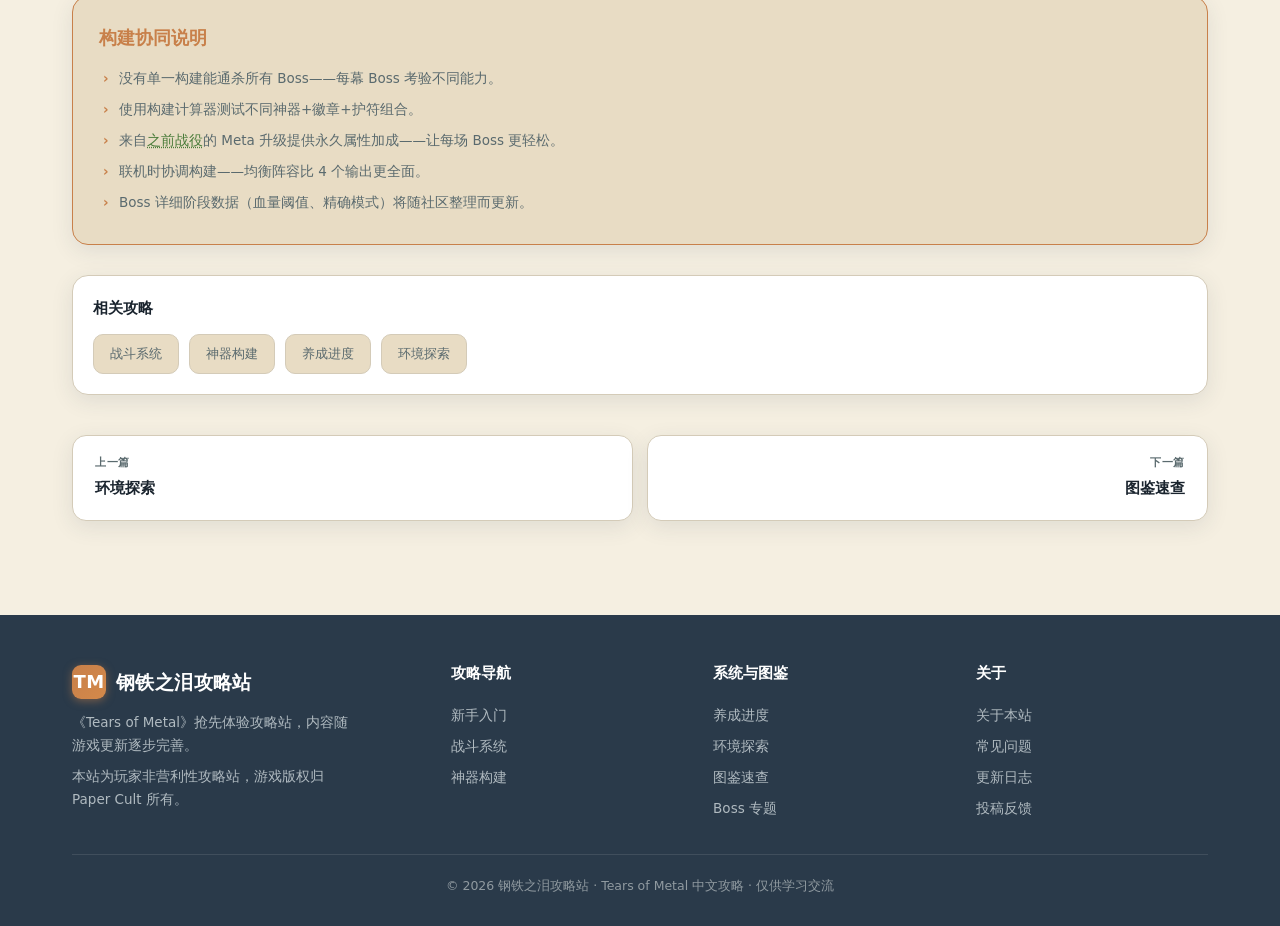
<file: bosses.html>
<!DOCTYPE html>
<html lang="zh-CN">
<head>
<meta charset="UTF-8">
<meta name="viewport" content="width=device-width, initial-scale=1.0">
<link rel="canonical" href="https://tears-of-metal.yxhtl.com/bosses.html">
<title>Boss 遭遇战 | Tears of Metal 钢铁之泪攻略</title>
<meta name="description" content="Tears of Metal Boss 遭遇战攻略：Gilles the Hog、Iseult the Banshee、Harold 的机制与应对策略。每幕一个 Boss，三幕共三大遭遇战。">
<meta name="keywords" content="Tears of Metal Boss,钢铁之泪遭遇战,Gilles the Hog,Iseult the Banshee,Harold,Act 1,Act 2,Act 3,Boss攻略">
<link rel="icon" type="image/svg+xml" href="favicon.svg">
<link rel="stylesheet" href="css/style.css">
<link rel="manifest" href="manifest.json">
<meta name="theme-color" content="#2a3a4a">
<script type="application/ld+json">
{"@context":"https://schema.org","@type":"Article","headline":"Tears of Metal Boss 遭遇战攻略","inLanguage":"zh-CN","about":"Tears of Metal Boss 遭遇战机制与应对策略","isPartOf":{"@type":"WebSite","name":"钢铁之泪攻略站"}}
</script>

    <meta property="og:title" content="Boss 遭遇战 | Tears of Metal 钢铁之泪攻略" />
    <meta property="og:description" content="Tears of Metal Boss 遭遇战攻略：Gilles the Hog、Iseult the Banshee、Harold 的机制与应对策略。每幕一个 Boss，三幕共三大遭遇战。" />
    <meta property="og:type" content="website" />
    <meta property="og:locale" content="zh_CN" />
    <meta property="og:image" content="https://tears-of-metal.yxhtl.com/og-image.svg" />
<meta property="og:image:type" content="image/svg+xml" />
<meta property="og:image:width" content="1200" />
<meta property="og:image:height" content="630" />
<meta property="og:site_name" content="钢铁之泪攻略站" />
    <meta name="twitter:card" content="summary" />
<!-- Google tag (gtag.js) -->
<script>
  if (location.hostname === "tears-of-metal.yxhtl.com") {
    window.dataLayer = window.dataLayer || [];
    window.gtag = function(){ window.dataLayer.push(arguments); };
    gtag('js', new Date());
    gtag('config', 'G-5MD3PJP09L');
    var analyticsScript = document.createElement('script');
    analyticsScript.async = true;
    analyticsScript.src = 'https://www.googletagmanager.com/gtag/js?id=G-5MD3PJP09L';
    document.head.appendChild(analyticsScript);
  }
</script>
  </head>
<body>

<header class="nav">
  <div class="wrap nav-inner">
    <a href="index.html" class="brand"><span class="logo">TM</span><span data-i18n="brand">钢铁之泪攻略站</span></a>
    <nav class="nav-links" id="navLinks">
      <a href="getting-started.html" data-i18n="nav.getting-started">新手入门</a>
      <a href="combat.html" data-i18n="nav.combat">战斗系统</a>
      <a href="towers.html" data-i18n="nav.artifacts">神器构建</a>
      <a href="economy.html" data-i18n="nav.progression">养成进度</a>
      <a href="maps.html" data-i18n="nav.environments">环境探索</a>
      <a href="bosses.html" class="active" data-i18n="nav.bosses">Boss 专题</a>
      <a href="codex.html" data-i18n="nav.codex">图鉴速查</a>
    </nav>
    <div class="nav-utils">
      <button class="nav-btn search-btn" aria-label="搜索"><svg width="18" height="18" viewBox="0 0 24 24" fill="none" stroke="currentColor" stroke-width="2.5" stroke-linecap="round" stroke-linejoin="round"><circle cx="11" cy="11" r="8"/><line x1="21" y1="21" x2="16.65" y2="16.65"/></svg></button>
      <button class="nav-btn dark-btn" aria-label="暗色模式"><svg width="18" height="18" viewBox="0 0 24 24" fill="none" stroke="currentColor" stroke-width="2.5" stroke-linecap="round" stroke-linejoin="round"><path d="M21 12.79A9 9 0 1 1 11.21 3 7 7 0 0 0 21 12.79z"/></svg></button>
      <button class="nav-btn lang-btn" aria-label="语言">English</button>
      <a href="index.html" class="nav-cta" data-i18n="nav.cta.home">返回首页</a>
    </div>
    <button class="burger" id="burger" aria-label="菜单"><span></span><span></span><span></span></button>
  </div>
</header>

<section id="top" class="section-anchor" style="padding-top:54px">
  <div class="wrap">
    <div class="breadcrumb"><a href="index.html" data-en="Home">首页</a> <span>›</span> <span data-en="Bosses">Boss 专题</span></div>
    <span class="eyebrow" data-en="Boss Encounters">Boss 遭遇战</span>
    <h2 class="title" data-en="Boss Encounter Mechanics &amp; Strategies">Boss 遭遇战机制与应对策略</h2>
    <p class="subtitle" data-en="Every boss encounter has distinct phases and mechanics. Learn the patterns, optimize your build, and rally your battalion to push back the invader."><span class="ver-tag" data-en="Early Access 2026.07">抢先体验 2026.07</span>每场 Boss 遭遇战都有独特的阶段和机制。掌握规律、优化构建、集结营队，击退入侵者。</p>

    <div class="toc-box">
      <h4 data-en="Contents">目录</h4>
      <ol>
        <li><a href="#gilles" data-en="Gilles the Hog (Act 1)">Gilles the Hog（第一幕）</a></li>
        <li><a href="#banshee" data-en="Iseult the Banshee (Act 2)">Iseult the Banshee（第二幕）</a></li>
        <li><a href="#harold" data-en="Harold (Act 3)">Harold（第三幕）</a></li>
        <li><a href="#general" data-en="General Boss Tips">通用 Boss 技巧</a></li>
        <li><a href="#co-op" data-en="Co-op Boss Tactics">合作 Boss 战术</a></li>
        <li><a href="#builds" data-en="Build Recommendations">构建推荐</a></li>
      </ol>
    </div>

    <div class="progress-header">
      <div class="pbar" data-progress-bar="bosses">
        <div class="pbar-fill" style="width:0"></div>
        <div class="pbar-text">0 / 0  (0%)</div>
      </div>
      <div class="progress-actions">
        <button data-action="export-progress" data-i18n="progress.export">导出进度</button>
        <button data-action="import-progress" data-i18n="progress.import">导入进度</button>
        <button data-action="reset-progress" data-i18n="progress.reset">重置全部进度</button>
      </div>
    </div>

    <p style="margin-bottom:14px;color:var(--ink-soft);font-size:14px" data-en="Three major boss encounters stand between you and the end of your campaign — one at the end of each Act. Below are pattern breakdowns based on Early Access playtesting and developer patch notes.">三大 Boss 遭遇战横亘在战役终点前——每幕末尾各一场。以下为基于抢先体验实测和开发者补丁说明的规律拆解。</p>
    <div class="fcard" style="margin-bottom:20px;background:var(--parchment);border-color:var(--copper)">
      <p style="font-size:13px;color:var(--ink-soft)" data-en="⚠ The game launched in Early Access on July 22, 2026. Detailed boss mechanics (exact HP thresholds, phase triggers, attack patterns) are still being compiled by the community. The information below is based on developer patch notes and player reports. Specific numbers will be updated as data becomes available.">⚠ 游戏于 2026 年 7 月 22 日上线抢先体验，Boss 详细机制（精确血量阈值、阶段触发、攻击模式）仍在社区整理中。以下信息基于开发者补丁说明和玩家反馈，具体数值将随数据完善而更新。</p>
    </div>

    <!-- Boss 1: Gilles the Hog (Act 1) -->
    <h3 id="gilles" class="section-anchor" style="font-size:22px;color:var(--ink);margin:30px 0 16px" data-en="Gilles the Hog (Act 1)">Gilles the Hog（第一幕 Boss）</h3>
    <div class="boss-card" data-track="boss-gilles" data-track-type="boss" data-track-group="bosses" style="margin-bottom:20px">
      <div class="boss-head">
        <div class="boss-icon"><svg width="24" height="24" viewBox="0 0 24 24" fill="none" stroke="currentColor" stroke-width="2"><path d="M14.5 17.5 3 6V3h3l11.5 11.5"/><path d="m13 19 6-6"/><path d="m16 16 4 4"/><path d="m19 21 2-2"/></svg></div>
        <div>
          <h4 data-en="Gilles the Hog">Gilles the Hog</h4>
          <p style="font-size:13px;color:var(--ink-soft)" data-en="Act 1 Boss · End of Act 1">第一幕 Boss · 第一幕末尾</p>
        </div>
      </div>
      <div class="boss-body">
        <div class="boss-stats">
          <span data-en="Role: Aggressive melee bruiser">定位：猛攻型近战</span>
          <span data-en="Threat: High HP, heavy hits">威胁：高血量、重击</span>
          <span data-en="Weakness: Punishable during recovery">弱点：恢复期可被反击</span>
          <span data-en="Difficulty: ★★☆">难度：★★☆</span>
        </div>
        <p style="margin-bottom:14px;color:var(--ink-soft);font-size:14px" data-en="Gilles the Hog is the first major boss, encountered at the end of Act 1. In early beta testing, he was notoriously difficult due to a last-minute threat-scaling system that made him a bullet sponge. Developers have since reworked his behavior to be more engaging and up-close, with less running in circles and more real clashes. Patch v0.8 fixed an issue where Gilles would ignore players who had been attacking him for an extended period.">Gilles the Hog 是第一个主要 Boss，出现于第一幕末尾。在早期 Beta 测试中，因临时加入的威胁度系统使他成为血牛，非常难打。开发者随后重做了他的行为模式，使其更具近身交互感，减少了绕圈跑动，增加了真正的交锋。补丁 v0.8 修复了 Gilles 在被玩家长时间攻击后仍然无视玩家的问题。</p>
        <div class="feature-grid">
          <div class="fcard"><h4 data-en="Key Mechanics">关键机制</h4><ul>
            <li data-en="<b>Threat-based scaling</b> — difficulty increases with the threat bar; manage it carefully"><b>威胁度缩放</b>——难度随威胁条上升，需谨慎管理</li>
            <li data-en="<b>Heavy melee swings</b> — telegraphed but high damage; dodge-roll through them"><b>重型近战挥击</b>——前摇明显但伤害高，翻滚穿过</li>
            <li data-en="<b>Burst windows</b> — after big attacks, Gilles has recovery frames ripe for punishment"><b>爆发窗口</b>——大攻击后 Gilles 有恢复硬直，适合反击</li>
          </ul></div>
          <div class="fcard"><h4 data-en="Counter Strategy">应对策略</h4><ul>
            <li data-en="<b>Stay close</b> — the reworked fight rewards up-close clashes over kiting"><b>保持近身</b>——重做后的战斗鼓励近身交锋而非拉扯</li>
            <li data-en="Manage the threat bar — don't let it max out before you're ready">控制威胁条——别在准备就绪前让它叠满</li>
            <li data-en="Use battalion forces to distract adds and maintain pressure">用营队兵力牵制小怪并保持压力</li>
          </ul></div>
        </div>
      </div>
    </div>

    <!-- Boss 2: Iseult the Banshee (Act 2) -->
    <h3 id="banshee" class="section-anchor" style="font-size:22px;color:var(--ink);margin:30px 0 16px" data-en="Iseult the Banshee (Act 2)">Iseult the Banshee（第二幕 Boss）</h3>
    <div class="boss-card" data-track="boss-banshee" data-track-type="boss" data-track-group="bosses" style="margin-bottom:20px">
      <div class="boss-head">
        <div class="boss-icon" style="background:var(--steel)"><svg width="24" height="24" viewBox="0 0 24 24" fill="none" stroke="currentColor" stroke-width="2"><path d="M15 12h5a2 2 0 0 1 2 2v3a2 2 0 0 1-2 2H4a2 2 0 0 1-2-2v-3a2 2 0 0 1 2-2h5"/><path d="M12 12V4"/></svg></div>
        <div>
          <h4 data-en="Iseult the Banshee">Iseult the Banshee</h4>
          <p style="font-size:13px;color:var(--ink-soft)" data-en="Act 2 Boss · End of Act 2">第二幕 Boss · 第二幕末尾</p>
        </div>
      </div>
      <div class="boss-body">
        <div class="boss-stats">
          <span data-en="Role: Evasive ranged caster">定位：闪避型远程法师</span>
          <span data-en="Threat: Mobility, area denial">威胁：高机动、区域封锁</span>
          <span data-en="Weakness: Vulnerable when grounded">弱点：落地时脆弱</span>
          <span data-en="Difficulty: ★★★">难度：★★★</span>
        </div>
        <p style="margin-bottom:14px;color:var(--ink-soft);font-size:14px" data-en="Iseult the Banshee is the Act 2 boss. Based on patch notes, her fight involves mechanics around hiding, jumping away, and floating — she can be elusive. Developers have fixed bugs where she would 'hide forever', 'jump away and never return', or get 'stuck floating'. This suggests a highly mobile boss that requires constant repositioning.">Iseult the Banshee 是第二幕 Boss。根据补丁说明，她的战斗机制涉及隐匿、跳跃远离和浮空——她非常难以捉摸。开发者已修复她会"永久隐藏"、"跳走不回来"和"卡在浮空状态"的 Bug。这表明她是一个高机动性 Boss，需要玩家不断重新定位。</p>
        <div class="feature-grid">
          <div class="fcard"><h4 data-en="Key Mechanics (Inferred)">关键机制（推断）</h4><ul>
            <li data-en="<b>Hiding / Stealth</b> — can disappear from view; watch for visual cues"><b>隐匿/潜行</b>——可从视野中消失；注意视觉提示</li>
            <li data-en="<b>Jumping away</b> — repositions when approached; use mobility to chase"><b>跳跃远离</b>——被近身时位移；用机动技能追击</li>
            <li data-en="<b>Floating</b> — enters a floating state; likely has a grounded recovery window"><b>浮空</b>——进入浮空状态；落地后有恢复窗口</li>
          </ul></div>
          <div class="fcard"><h4 data-en="Counter Strategy">应对策略</h4><ul>
            <li data-en="<b>Build mobility</b> — movement speed and dodge are essential to chase her">需要<b>机动构建</b>——移速和闪避是追击她的关键</li>
            <li data-en="Save burst damage for grounded windows — don't waste cooldowns while she's floating">爆发伤害留到落地窗口——浮空时别浪费技能</li>
            <li data-en="Coordinate with co-op partners to cover multiple escape routes">与联机队友协调覆盖多个逃跑路线</li>
          </ul></div>
        </div>
      </div>
    </div>

    <!-- Boss 3: Harold (Act 3) -->
    <h3 id="harold" class="section-anchor" style="font-size:22px;color:var(--ink);margin:30px 0 16px" data-en="Harold (Act 3)">Harold（第三幕 Boss）</h3>
    <div class="boss-card" data-track="boss-harold" data-track-type="boss" data-track-group="bosses" style="margin-bottom:20px">
      <div class="boss-head">
        <div class="boss-icon" style="background:var(--heather)"><svg width="24" height="24" viewBox="0 0 24 24" fill="none" stroke="currentColor" stroke-width="2"><path d="M13 2 3 14h9l-1 8 10-12h-9l1-8z"/></svg></div>
        <div>
          <h4 data-en="Harold">Harold</h4>
          <p style="font-size:13px;color:var(--ink-soft)" data-en="Act 3 Boss · End of Act 3">第三幕 Boss · 第三幕末尾</p>
        </div>
      </div>
      <div class="boss-body">
        <div class="boss-stats">
          <span data-en="Role: Final challenge">定位：终极挑战</span>
          <span data-en="Threat: Invulnerability mechanics">威胁：无敌机制</span>
          <span data-en="Weakness: Vulnerability windows after invuln">弱点：无敌结束后的破绽</span>
          <span data-en="Difficulty: ★★★★">难度：★★★★</span>
        </div>
        <p style="margin-bottom:14px;color:var(--ink-soft);font-size:14px" data-en="Harold is the Act 3 boss (referred to as 'Act 3 Giant' in patch notes), the final challenge before the campaign's conclusion. Patch notes mention a bug fix for 'Harold Boss something being invincible', suggesting he has an invulnerability mechanic that players must work around. A further fix in v0.9 addressed him being invincible. Expect the most complex encounter in the game.">Harold 是第三幕 Boss（补丁说明中称为“Act 3 Giant”），也是战役结论前的最终挑战。补丁说明中提到修复了“Harold Boss 某种无敌状态”的 Bug，暗示他拥有无敌机制，玩家需要想办法应对。v0.9 补丁进一步修复了他的无敌问题。预计这是游戏中最复杂的 Boss 遭遇战。</p>
        <div class="feature-grid">
          <div class="fcard"><h4 data-en="Key Mechanics (Inferred)">关键机制（推断）</h4><ul>
            <li data-en="<b>Invulnerability phases</b> — enters a state where he cannot be damaged; find the trigger to break it"><b>无敌阶段</b>——进入无法造成伤害的状态；找到触发条件打破无敌</li>
            <li data-en="<b>Combined mechanics</b> — as the final boss, likely incorporates elements from prior encounters"><b>综合机制</b>——作为最终 Boss，可能融合之前遭遇战的元素</li>
            <li data-en="<b>High damage output</b> — expect punishing attacks that require precise dodging"><b>高伤害输出</b>——预计有需要精确闪避的高伤害攻击</li>
          </ul></div>
          <div class="fcard"><h4 data-en="Counter Strategy">应对策略</h4><ul>
            <li data-en="<b>Observe invuln triggers</b> — learn what causes and breaks his invincibility"><b>观察无敌触发</b>——学习什么导致和打破他的无敌</li>
            <li data-en="Bring a balanced build — you'll need offense, defense, and mobility">带均衡构建——需要攻击、防御和机动</li>
            <li data-en="In co-op, coordinate to manage adds and maximize damage during vulnerability windows">联机时协调管理小怪并在破绽窗口最大化伤害</li>
          </ul></div>
        </div>
      </div>
    </div>


    <!-- General Boss Tips -->
    <h3 id="general" class="section-anchor" style="font-size:22px;color:var(--ink);margin:30px 0 16px" data-en="General Boss Tips">通用 Boss 技巧</h3>
    <div class="feature-grid">
      <div class="fcard"><h4 data-en="Before the Encounter">遭遇战前</h4><ul>
        <li data-en="Optimize your <a class='xref' href='towers.html#calc'>build</a> for the boss — different bosses need different stats">根据 Boss 优化<a class='xref' href='towers.html#calc'>构建</a>——不同 Boss 需要不同属性</li>
        <li data-en="Clear surrounding trash mobs first — don't fight a boss with adds around">先清周围杂兵——别带小怪打 Boss</li>
        <li data-en="Check your <a class='xref' href='economy.html#meta-tree'>meta upgrades</a> — rally size and revive cost matter">检查<a class='xref' href='economy.html#meta-tree'>Meta 升级</a>——集结规模和复活成本很关键</li>
        <li data-en="Save your ultimate — it charges during trash clears, don't waste it before the boss">留好大招——清杂兵时充能，别在 Boss 前浪费</li>
      </ul></div>
      <div class="fcard"><h4 data-en="During the Fight">战斗中</h4><ul>
        <li data-en="Watch <b>phase transitions</b> — mechanics change, adapt your approach immediately">关注<b>阶段转换</b>——机制变化，立即调整策略</li>
        <li data-en="Dodge-roll is your best friend — time it against telegraphed attacks for invulnerability frames">翻滚是你最好的朋友——对准前摇攻击翻滚获得无敌帧</li>
        <li data-en="Use <b>battalion forces</b> to distract adds — frees you to focus the boss">用<b>营队兵力</b>牵制小怪——让你专注于 Boss</li>
        <li data-en="Don't greed for damage — respect the boss patterns, punish only during recovery windows">别贪刀——尊重 Boss 规律，只在恢复窗口反击</li>
      </ul></div>
      <div class="fcard"><h4 data-en="After the Kill">击杀后</h4><ul>
        <li data-en="Boss encounters drop <b>bonus meta points</b> — see <a class='xref' href='economy.html#farming'>farming guide</a>">Boss 掉落<b>额外 Meta 点数</b>——见<a class='xref' href='economy.html#farming'>刷取攻略</a></li>
        <li data-en="Heal and regroup before pushing deeper — don't limp into the next environment wounded">继续深入前治疗整备——别带着伤进入下一个环境</li>
        <li data-en="Check for <a class='xref' href='maps.html#features'>artifact caches</a> nearby — bosses often guard loot">检查附近的<a class='xref' href='maps.html#features'>神器藏匿点</a>——Boss 常守护战利品</li>
      </ul></div>
    </div>

    <!-- Co-op Boss Tactics -->
    <h3 id="co-op" class="section-anchor" style="font-size:22px;color:var(--ink);margin:30px 0 16px" data-en="Co-op Boss Tactics">合作 Boss 战术</h3>
    <p style="margin-bottom:14px;color:var(--ink-soft);font-size:14px" data-en="Boss encounters scale with player count. Co-op opens up tactical options impossible solo — but coordination is essential.">Boss 遭遇战随玩家数缩放。联机开启了单人无法实现的战术——但协调至关重要。</p>
    <div class="feature-grid">
      <div class="fcard"><h4 data-en="Role Split">角色分工</h4><ul>
        <li data-en="<b>Tank</b> draws aggro, eats heavy slams, keeps the boss facing one direction"><b>坦克</b>吸引仇恨，吃重击，让 Boss 面朝固定方向</li>
        <li data-en="<b>DPS</b> punishes from behind during recovery windows — maximize damage uptime"><b>输出</b>在恢复窗口从背后反击——最大化伤害时间</li>
        <li data-en="<b>Support</b> manages adds, calls out phase transitions, uses AoE abilities on minions"><b>辅助</b>管理小怪，报告阶段转换，对小怪放范围技能</li>
      </ul></div>
      <div class="fcard"><h4 data-en="Revive Protocol">复活协议</h4><ul>
        <li data-en="Downed teammates can be revived — but the reviver is vulnerable">倒地队友可复活——但复活者处于脆弱状态</li>
        <li data-en="Tank should hold aggro during revives — don't let the boss interrupt">复活时坦克应拉住仇恨——别让 Boss 打断</li>
        <li data-en="<a class='xref' href='economy.html#meta-tree'>Meta upgrade</a> reduces revive cost and speed — prioritize it">减少复活成本和时间的<a class='xref' href='economy.html#meta-tree'>Meta 升级</a>——优先点出</li>
      </ul></div>
      <div class="fcard"><h4 data-en="Ultimate Rotation">大招轮换</h4><ul>
        <li data-en="Stagger ultimates — don't pop all at once unless it's a Phase 4 burn">错开大招——除非阶段 4 全力爆发，否则别同时放</li>
        <li data-en="Call out your ultimate timing — "I'm ulting Phase 3" lets teammates position for follow-up">报告大招时机——"我阶段 3 放大"让队友跟进修位</li>
        <li data-en="Save one ultimate for emergency revive protection">留一个大招保护紧急复活</li>
      </ul></div>
    </div>

    <!-- Build Recommendations by Boss -->
    <h3 id="builds" class="section-anchor" style="font-size:22px;color:var(--ink);margin:30px 0 16px" data-en="Build Recommendations by Boss">各 Boss 构建推荐</h3>
    <p style="margin-bottom:14px;color:var(--ink-soft);font-size:14px" data-en="Quick reference for optimal build priorities per boss. Use the <a class='xref' href='towers.html#calc'>Build Calculator</a> to verify your stats.">每个 Boss 的最优构建优先级速查。使用<a class='xref' href='towers.html#calc'>构建计算器</a>验证你的属性。</p>
    <table class="counter-table">
      <thead>
        <tr>
          <th data-en="Boss">Boss</th>
          <th data-en="Act">所属幕</th>
          <th data-en="Key Mechanic">核心机制</th>
          <th data-en="Key Strategy">核心策略</th>
        </tr>
      </thead>
      <tbody>
        <tr>
          <td><span class="ct-enemy"><svg viewBox="0 0 24 24"><use href="#i-sword"/></svg> Gilles the Hog</span></td>
          <td data-en="Act 1">第一幕</td>
          <td data-en="Threat scaling, heavy melee">威胁度缩放、重近战</td>
          <td data-en="Stay close, manage threat bar, punish recovery">保持近身、控制威胁条、反击恢复硬直</td>
        </tr>
        <tr>
          <td><span class="ct-enemy"><svg viewBox="0 0 24 24"><use href="#i-bolt"/></svg> Iseult the Banshee</span></td>
          <td data-en="Act 2">第二幕</td>
          <td data-en="Hiding, jumping, floating">隐匿、跳跃、浮空</td>
          <td data-en="Build mobility, chase repositions, burst grounded windows">堆机动、追击位移、落地窗口爆发</td>
        </tr>
        <tr>
          <td><span class="ct-enemy"><svg viewBox="0 0 24 24"><use href="#i-crown"/></svg> Harold</span></td>
          <td data-en="Act 3">第三幕</td>
          <td data-en="Invulnerability phases">无敌阶段</td>
          <td data-en="Learn invuln triggers, balanced build, maximize vulnerability windows">学会无敌触发、均衡构建、最大化破绽窗口</td>
        </tr>
      </tbody>
    </table>
    <div class="fcard" style="margin-top:16px;background:var(--parchment);border-color:var(--copper)">
      <h4 style="color:var(--copper)" data-en="Build Synergy Notes">构建协同说明</h4>
      <ul>
        <li data-en="No single build solves all bosses — each Act's boss tests different skills.">没有单一构建能通杀所有 Boss——每幕 Boss 考验不同能力。</li>
        <li data-en="Use the <a href='towers.html#calc'>Build Calculator</a> to test different artifact + emblem + charm combinations.">使用<a href='towers.html#calc'>构建计算器</a>测试不同神器+徽章+护符组合。</li>
        <li data-en="Meta upgrades from <a class='xref' href='economy.html#meta-tree'>prior runs</a> give permanent stat boosts — they make every boss easier.">来自<a class='xref' href='economy.html#meta-tree'>之前战役</a>的 Meta 升级提供永久属性加成——让每场 Boss 更轻松。</li>
        <li data-en="In co-op, coordinate builds — a balanced team comp covers all bases better than 4 DPS.">联机时协调构建——均衡阵容比 4 个输出更全面。</li>
        <li data-en="Detailed boss phase data (HP thresholds, exact patterns) will be updated as the community compiles it.">Boss 详细阶段数据（血量阈值、精确模式）将随社区整理而更新。</li>
      </ul>
    </div>

    <!-- 交叉引用 -->
    <div class="cross-links">
      <h4 data-en="Related Guides">相关攻略</h4>
      <div class="cl-list">
        <a href="combat.html" data-en="Combat">战斗系统</a>
        <a href="towers.html" data-en="Artifacts">神器构建</a>
        <a href="economy.html" data-en="Progression">养成进度</a>
        <a href="maps.html" data-en="Environments">环境探索</a>
      </div>
    </div>

    <!-- 上下篇导航 -->
    <div class="page-nav">
      <a href="maps.html"><div class="pn-label" data-en="Previous">上一篇</div><div class="pn-title" data-en="Environments">环境探索</div></a>
      <a href="codex.html"><div class="pn-label" data-en="Next">下一篇</div><div class="pn-title" data-en="Codex">图鉴速查</div></a>
    </div>
  </div>
</section>

<footer>
  <div class="wrap">
    <div class="foot-grid">
      <div class="foot-brand">
        <a href="index.html" class="brand" style="color:#fff"><span class="logo">TM</span><span data-en="Tears of Metal Guide">钢铁之泪攻略站</span></a>
        <p data-i18n="foot.branddesc">《Tears of Metal》抢先体验攻略站，内容随游戏更新逐步完善。</p>
        <p class="disclaimer" data-en="This is a non-profit fan guide site. Game rights belong to Paper Cult.">本站为玩家非营利性攻略站，游戏版权归 Paper Cult 所有。</p>
      </div>
      <div><h4 data-i18n="foot.nav">攻略导航</h4><a href="getting-started.html" data-en="Beginner">新手入门</a><a href="combat.html" data-en="Combat">战斗系统</a><a href="towers.html" data-en="Artifacts">神器构建</a></div>
      <div><h4 data-i18n="foot.systems">系统与图鉴</h4><a href="economy.html" data-en="Progression">养成进度</a><a href="maps.html" data-en="Environments">环境探索</a><a href="codex.html" data-en="Codex">图鉴速查</a><a href="bosses.html" data-en="Bosses">Boss 专题</a></div>
      <div><h4 data-i18n="foot.about">关于</h4><a href="about.html" data-i18n="foot.aboutus">关于本站</a><a href="faq.html" data-en="FAQ">常见问题</a><a href="changelog.html" data-i18n="foot.changelog">更新日志</a><a href="https://github.com/yxhtl/tears-of-metal-guide/issues" target="_blank" rel="noopener" data-i18n="foot.feedback">投稿反馈</a></div>
    </div>
    <div class="foot-bottom" data-i18n="foot.copy">© 2026 钢铁之泪攻略站 · Tears of Metal 中文攻略 · 仅供学习交流</div>
  </div>
</footer>

<button id="toTop" aria-label="返回顶部" data-en="Top">顶部</button>
<div class="search-overlay" id="searchOverlay">
  <div class="search-panel">
    <div class="search-input-wrap">
      <span class="s-ico"></span>
      <input type="text" placeholder="搜索攻略、神器、环境…">
      <button class="search-close" aria-label="关闭">×</button>
    </div>
    <div class="search-results"></div>
  </div>
</div>
<script src="js/common.js"></script>
</body>
</html>
</file>
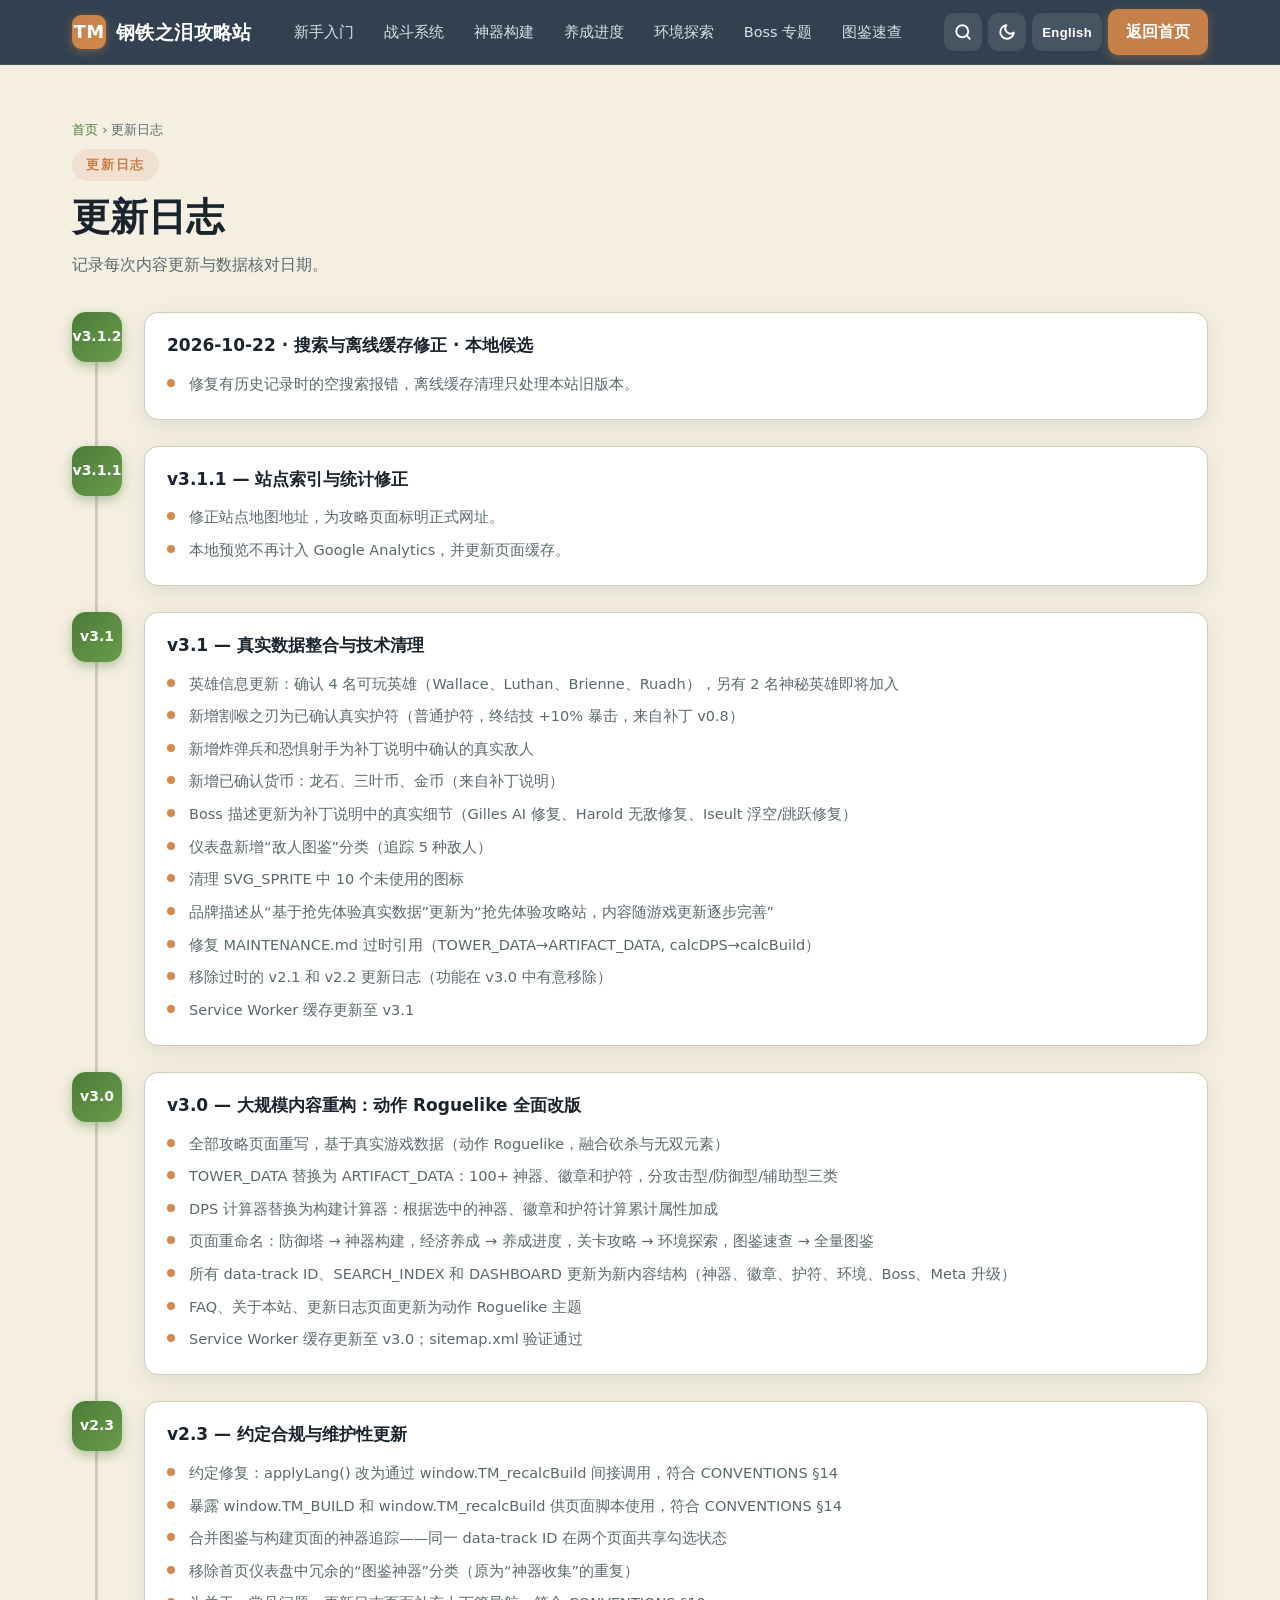
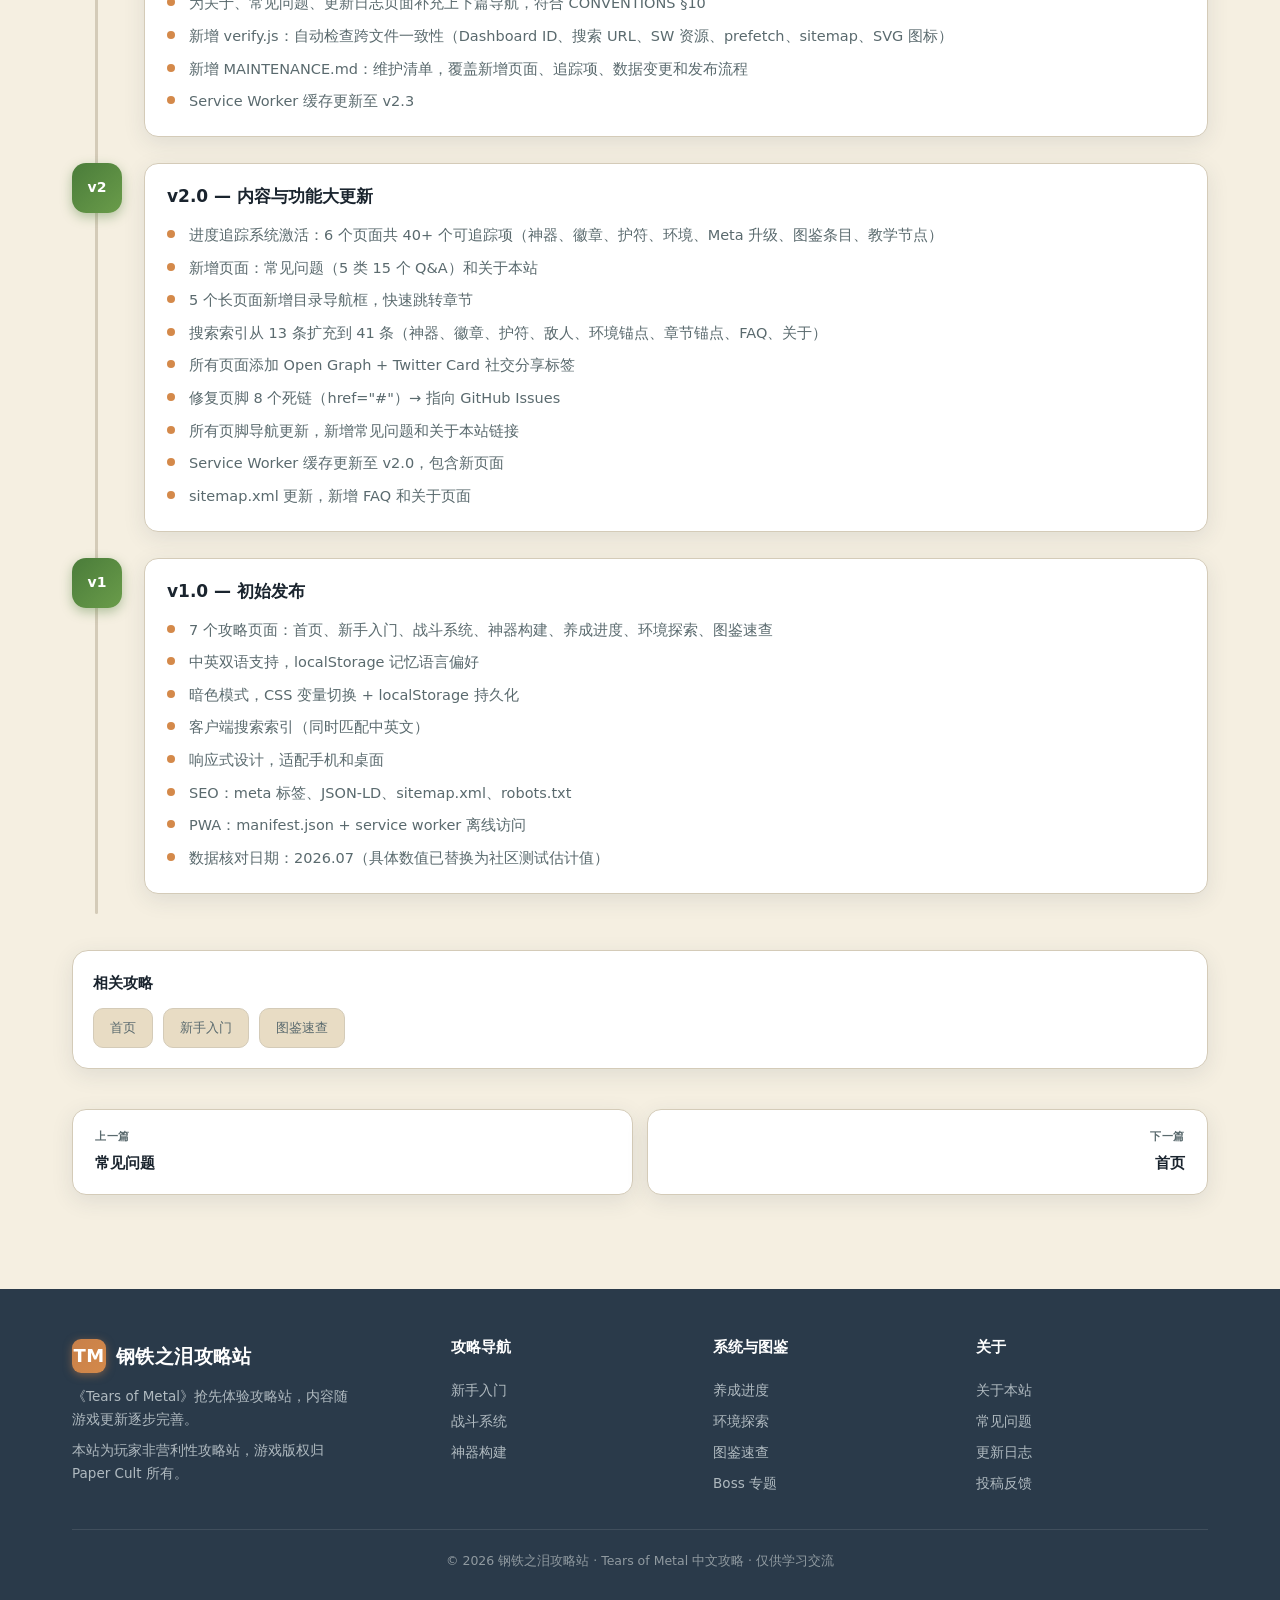
<file: changelog.html>
<!DOCTYPE html>
<html lang="zh-CN">
<head>
<meta charset="UTF-8">
<meta name="viewport" content="width=device-width, initial-scale=1.0">
<link rel="canonical" href="https://tears-of-metal.yxhtl.com/changelog.html">
<title>更新日志 | Tears of Metal 钢铁之泪攻略</title>
<meta name="description" content="钢铁之泪攻略站更新日志：记录每次内容更新与数据核对。">
<meta name="keywords" content="Tears of Metal更新日志,钢铁之泪changelog,攻略更新">
<link rel="icon" type="image/svg+xml" href="favicon.svg">
<link rel="stylesheet" href="css/style.css">
<link rel="manifest" href="manifest.json">
<meta name="theme-color" content="#2a3a4a">
<script type="application/ld+json">
{"@context":"https://schema.org","@type":"Article","headline":"Tears of Metal 攻略站更新日志","inLanguage":"zh-CN","about":"钢铁之泪攻略站更新日志","isPartOf":{"@type":"WebSite","name":"钢铁之泪攻略站"}}
</script>

    <meta property="og:title" content="更新日志 | Tears of Metal 钢铁之泪攻略" />
    <meta property="og:description" content="钢铁之泪攻略站更新日志：记录每次内容更新与数据核对。" />
    <meta property="og:type" content="website" />
    <meta property="og:locale" content="zh_CN" />
    <meta property="og:image" content="https://tears-of-metal.yxhtl.com/og-image.svg" />
<meta property="og:image:type" content="image/svg+xml" />
<meta property="og:image:width" content="1200" />
<meta property="og:image:height" content="630" />
<meta property="og:site_name" content="钢铁之泪攻略站" />
    <meta name="twitter:card" content="summary" />
<!-- Google tag (gtag.js) -->
<script>
  if (location.hostname === "tears-of-metal.yxhtl.com") {
    window.dataLayer = window.dataLayer || [];
    window.gtag = function(){ window.dataLayer.push(arguments); };
    gtag('js', new Date());
    gtag('config', 'G-5MD3PJP09L');
    var analyticsScript = document.createElement('script');
    analyticsScript.async = true;
    analyticsScript.src = 'https://www.googletagmanager.com/gtag/js?id=G-5MD3PJP09L';
    document.head.appendChild(analyticsScript);
  }
</script>
  </head>
<body>

<header class="nav">
  <div class="wrap nav-inner">
    <a href="index.html" class="brand"><span class="logo">TM</span><span data-i18n="brand">钢铁之泪攻略站</span></a>
    <nav class="nav-links" id="navLinks">
      <a href="getting-started.html" data-i18n="nav.getting-started">新手入门</a>
      <a href="combat.html" data-i18n="nav.combat">战斗系统</a>
      <a href="towers.html" data-i18n="nav.artifacts">神器构建</a>
      <a href="economy.html" data-i18n="nav.progression">养成进度</a>
      <a href="maps.html" data-i18n="nav.environments">环境探索</a>
      <a href="bosses.html" data-i18n="nav.bosses">Boss 专题</a>
      <a href="codex.html" data-i18n="nav.codex">图鉴速查</a>
    </nav>
    <div class="nav-utils">
      <button class="nav-btn search-btn" aria-label="搜索"><svg width="18" height="18" viewBox="0 0 24 24" fill="none" stroke="currentColor" stroke-width="2.5" stroke-linecap="round" stroke-linejoin="round"><circle cx="11" cy="11" r="8"/><line x1="21" y1="21" x2="16.65" y2="16.65"/></svg></button>
      <button class="nav-btn dark-btn" aria-label="暗色模式"><svg width="18" height="18" viewBox="0 0 24 24" fill="none" stroke="currentColor" stroke-width="2.5" stroke-linecap="round" stroke-linejoin="round"><path d="M21 12.79A9 9 0 1 1 11.21 3 7 7 0 0 0 21 12.79z"/></svg></button>
      <button class="nav-btn lang-btn" aria-label="语言">English</button>
      <a href="index.html" class="nav-cta" data-i18n="nav.cta.home">返回首页</a>
    </div>
    <button class="burger" id="burger" aria-label="菜单"><span></span><span></span><span></span></button>
  </div>
</header>

<section id="top" class="section-anchor" style="padding-top:54px">
  <div class="wrap">
    <div class="breadcrumb"><a href="index.html" data-en="Home">首页</a> <span>›</span> <span data-en="Changelog">更新日志</span></div>
    <span class="eyebrow" data-en="Changelog">更新日志</span>
    <h2 class="title" data-en="Update Log">更新日志</h2>
    <p class="subtitle" data-en="Record of content updates and data verification dates.">记录每次内容更新与数据核对日期。</p>

    <div class="timeline">
      <div class="tl-item"><div class="tl-dot">v3.1.2</div><div class="tl-body">
        <h4 data-en="2026-10-22 · Search and offline-cache fixes · local candidate">2026-10-22 · 搜索与离线缓存修正 · 本地候选</h4>
        <ul><li data-en="Fixed empty search with saved history and kept offline-cache cleanup limited to this guide.">修复有历史记录时的空搜索报错，离线缓存清理只处理本站旧版本。</li></ul>
      </div></div>
      <div class="tl-item">
        <div class="tl-dot" data-en="v3.1.1">v3.1.1</div>
        <div class="tl-body">
          <h4 data-en="v3.1.1 — Site Indexing and Analytics Corrections">v3.1.1 — 站点索引与统计修正</h4>
          <ul>
            <li data-en="Corrected the sitemap address and added preferred URLs for guide pages.">修正站点地图地址，为攻略页面标明正式网址。</li>
            <li data-en="Excluded local previews from Google Analytics and refreshed the site cache.">本地预览不再计入 Google Analytics，并更新页面缓存。</li>
          </ul>
        </div>
      </div>
      <div class="tl-item">
        <div class="tl-dot" data-en="v3.1">v3.1</div>
        <div class="tl-body">
          <h4 data-en="v3.1 — Real Data Integration & Technical Cleanup">v3.1 — 真实数据整合与技术清理</h4>
          <ul>
            <li data-en="Updated hero info: 4 playable heroes confirmed (Wallace, Luthan, Brienne, Ruadh) + 2 mysterious heroes coming soon">英雄信息更新：确认 4 名可玩英雄（Wallace、Luthan、Brienne、Ruadh），另有 2 名神秘英雄即将加入</li>
            <li data-en="Added Cutthroat's Blade as confirmed real Charm (Common Charm, +10% Crit on Finishers, from patch v0.8)">新增割喉之刃为已确认真实护符（普通护符，终结技 +10% 暴击，来自补丁 v0.8）</li>
            <li data-en="Added Bombers and The Dreadshot as confirmed real enemies from patch notes">新增炸弹兵和恐惧射手为补丁说明中确认的真实敌人</li>
            <li data-en="Added confirmed currencies: Dragonstones, Triskelle, Coins (from patch notes)">新增已确认货币：龙石、三叶币、金币（来自补丁说明）</li>
            <li data-en="Updated Boss descriptions with real patch note details (Gilles AI fix, Harold invincibility fix, Iseult floating/jumping fixes)">Boss 描述更新为补丁说明中的真实细节（Gilles AI 修复、Harold 无敌修复、Iseult 浮空/跳跃修复）</li>
            <li data-en="Added 'Enemy Codex' category to Dashboard (5 enemy types tracked)">仪表盘新增“敌人图鉴”分类（追踪 5 种敌人）</li>
            <li data-en="Cleaned up 10 unused SVG icons from SVG_SPRITE">清理 SVG_SPRITE 中 10 个未使用的图标</li>
            <li data-en="Updated brand description from 'based on Early Access real data' to 'Early Access guide site, updated as the game evolves'">品牌描述从“基于抢先体验真实数据”更新为“抢先体验攻略站，内容随游戏更新逐步完善”</li>
            <li data-en="Fixed MAINTENANCE.md outdated references (TOWER_DATA→ARTIFACT_DATA, calcDPS→calcBuild)">修复 MAINTENANCE.md 过时引用（TOWER_DATA→ARTIFACT_DATA, calcDPS→calcBuild）</li>
            <li data-en="Removed outdated v2.1 and v2.2 changelog entries (features intentionally removed in v3.0)">移除过时的 v2.1 和 v2.2 更新日志（功能在 v3.0 中有意移除）</li>
            <li data-en="Service Worker cache updated to v3.1">Service Worker 缓存更新至 v3.1</li>
          </ul>
        </div>
      </div>
      <div class="tl-item">
        <div class="tl-dot" data-en="v3.0">v3.0</div>
        <div class="tl-body">
          <h4 data-en="v3.0 — Major Content Refactoring: Action Roguelike Overhaul">v3.0 — 大规模内容重构：动作 Roguelike 全面改版</h4>
          <ul>
            <li data-en="All guide pages rewritten to match real game data (action roguelike with hack-and-slash and musou elements)">全部攻略页面重写，基于真实游戏数据（动作 Roguelike，融合砍杀与无双元素）</li>
            <li data-en="Replaced TOWER_DATA → ARTIFACT_DATA: 100+ artifacts, emblems, and charms across 3 categories (Offense / Defense / Utility)">TOWER_DATA 替换为 ARTIFACT_DATA：100+ 神器、徽章和护符，分攻击型/防御型/辅助型三类</li>
            <li data-en="Replaced DPS Calculator → Build Calculator: calculates cumulative stat bonuses from selected artifacts, emblems, and charms">DPS 计算器替换为构建计算器：根据选中的神器、徽章和护符计算累计属性加成</li>
            <li data-en="Page renames: towers → Artifacts & Builds, economy → Progression, maps → Environments, codex → Full Reference">页面重命名：防御塔 → 神器构建，经济养成 → 养成进度，关卡攻略 → 环境探索，图鉴速查 → 全量图鉴</li>
            <li data-en="All data-track IDs, SEARCH_INDEX, and DASHBOARD updated to match new content structure (artifacts, emblems, charms, environments, bosses, meta upgrades)">所有 data-track ID、SEARCH_INDEX 和 DASHBOARD 更新为新内容结构（神器、徽章、护符、环境、Boss、Meta 升级）</li>
            <li data-en="FAQ, About, and Changelog pages updated to reflect action roguelike theme">FAQ、关于本站、更新日志页面更新为动作 Roguelike 主题</li>
            <li data-en="Service Worker cache updated to v3.0; sitemap.xml verified">Service Worker 缓存更新至 v3.0；sitemap.xml 验证通过</li>
          </ul>
        </div>
      </div>
      <div class="tl-item">
        <div class="tl-dot" data-en="v2.3">v2.3</div>
        <div class="tl-body">
          <h4 data-en="v2.3 — Convention Compliance & Maintenance Update">v2.3 — 约定合规与维护性更新</h4>
          <ul>
            <li data-en="Convention fix: applyLang() now calls window.TM_recalcBuild instead of calcBuild() directly, per CONVENTIONS §14">约定修复：applyLang() 改为通过 window.TM_recalcBuild 间接调用，符合 CONVENTIONS §14</li>
            <li data-en="Exposed window.TM_BUILD (ARTIFACT_DATA) and window.TM_recalcBuild for page scripts, per CONVENTIONS §14">暴露 window.TM_BUILD 和 window.TM_recalcBuild 供页面脚本使用，符合 CONVENTIONS §14</li>
            <li data-en="Merged codex artifact tracking with build page tracking — same data-track IDs now shared across both pages">合并图鉴与构建页面的神器追踪——同一 data-track ID 在两个页面共享勾选状态</li>
            <li data-en="Removed redundant 'Codex Artifacts' dashboard category (was duplicate of 'Artifacts') from common.js and index.html">移除首页仪表盘中冗余的“图鉴神器”分类（原为“神器收集”的重复）</li>
            <li data-en="Added page-nav (prev/next navigation) to About, FAQ, and Changelog pages, per CONVENTIONS §10">为关于、常见问题、更新日志页面补充上下篇导航，符合 CONVENTIONS §10</li>
            <li data-en="Added verify.js: automated cross-file consistency checker (Dashboard IDs, search URLs, SW assets, prefetch, sitemap, SVG sprites)">新增 verify.js：自动检查跨文件一致性（Dashboard ID、搜索 URL、SW 资源、prefetch、sitemap、SVG 图标）</li>
            <li data-en="Added MAINTENANCE.md: maintenance checklist covering new pages, trackable items, data changes, and releases">新增 MAINTENANCE.md：维护清单，覆盖新增页面、追踪项、数据变更和发布流程</li>
            <li data-en="Service Worker cache updated to v2.3">Service Worker 缓存更新至 v2.3</li>
          </ul>
        </div>
      </div>
      <div class="tl-item">
        <div class="tl-dot" data-en="v2">v2</div>
        <div class="tl-body">
          <h4 data-en="v2.0 — Major Content & Feature Update">v2.0 — 内容与功能大更新</h4>
          <ul>
            <li data-en="Progress tracking system activated: 40+ trackable items across 6 pages (artifacts, emblems, charms, environments, meta upgrades, codex entries, tutorial milestones)">进度追踪系统激活：6 个页面共 40+ 个可追踪项（神器、徽章、护符、环境、Meta 升级、图鉴条目、教学节点）</li>
            <li data-en="New pages: FAQ (15 Q&A in 5 categories) and About page">新增页面：常见问题（5 类 15 个 Q&A）和关于本站</li>
            <li data-en="TOC navigation boxes added to 5 long pages for quick section jumping">5 个长页面新增目录导航框，快速跳转章节</li>
            <li data-en="Search index expanded from 13 to 41 entries (artifacts, emblems, charms, enemies, environment anchors, section anchors, FAQ, About)">搜索索引从 13 条扩充到 41 条（神器、徽章、护符、敌人、环境锚点、章节锚点、FAQ、关于）</li>
            <li data-en="Open Graph + Twitter Card meta tags added to all pages for social sharing">所有页面添加 Open Graph + Twitter Card 社交分享标签</li>
            <li data-en="Fixed 8 dead links (href=&quot;#&quot;) in footer feedback buttons → GitHub Issues">修复页脚 8 个死链（href=&quot;#&quot;）→ 指向 GitHub Issues</li>
            <li data-en="Footer navigation updated with FAQ and About links on all pages">所有页脚导航更新，新增常见问题和关于本站链接</li>
            <li data-en="Service Worker cache updated to v2.0 with new pages">Service Worker 缓存更新至 v2.0，包含新页面</li>
            <li data-en="sitemap.xml updated with FAQ and About pages">sitemap.xml 更新，新增 FAQ 和关于页面</li>
          </ul>
        </div>
      </div>
      <div class="tl-item">
        <div class="tl-dot" data-en="v1">v1</div>
        <div class="tl-body">
          <h4 data-en="v1.0 — Initial Release">v1.0 — 初始发布</h4>
          <ul>
            <li data-en="7 guide pages: Home, Beginner, Combat, Artifacts & Builds, Progression, Environments, Codex">7 个攻略页面：首页、新手入门、战斗系统、神器构建、养成进度、环境探索、图鉴速查</li>
            <li data-en="Bilingual support (Chinese/English) with localStorage memory">中英双语支持，localStorage 记忆语言偏好</li>
            <li data-en="Dark mode with CSS variables + localStorage persistence">暗色模式，CSS 变量切换 + localStorage 持久化</li>
            <li data-en="Client-side search index (matches both Chinese and English)">客户端搜索索引（同时匹配中英文）</li>
            <li data-en="Responsive design for mobile and desktop">响应式设计，适配手机和桌面</li>
            <li data-en="SEO: meta tags, JSON-LD, sitemap.xml, robots.txt">SEO：meta 标签、JSON-LD、sitemap.xml、robots.txt</li>
            <li data-en="PWA: manifest.json + service worker for offline access">PWA：manifest.json + service worker 离线访问</li>
            <li data-en="Data verified: 2026.07 (specific stat values replaced with community-tested estimates)">数据核对日期：2026.07（具体数值已替换为社区测试估计值）</li>
          </ul>
        </div>
      </div>
    </div>

    <div class="cross-links">
      <h4 data-en="Related Guides">相关攻略</h4>
      <div class="cl-list">
        <a href="index.html" data-en="Home">首页</a>
        <a href="getting-started.html" data-en="Beginner">新手入门</a>
        <a href="codex.html" data-en="Codex">图鉴速查</a>
      </div>
    </div>

    <div class="page-nav">
      <a href="faq.html"><div class="pn-label" data-en="Previous">上一篇</div><div class="pn-title" data-en="FAQ">常见问题</div></a>
      <a href="index.html"><div class="pn-label" data-en="Next">下一篇</div><div class="pn-title" data-en="Home">首页</div></a>
    </div>
  </div>
</section>

<footer>
  <div class="wrap">
    <div class="foot-grid">
      <div class="foot-brand">
        <a href="index.html" class="brand" style="color:#fff"><span class="logo">TM</span><span data-en="Tears of Metal Guide">钢铁之泪攻略站</span></a>
        <p data-i18n="foot.branddesc">《Tears of Metal》抢先体验攻略站，内容随游戏更新逐步完善。</p>
        <p class="disclaimer" data-en="This is a non-profit fan guide site. Game rights belong to Paper Cult.">本站为玩家非营利性攻略站，游戏版权归 Paper Cult 所有。</p>
      </div>
      <div><h4 data-i18n="foot.nav">攻略导航</h4><a href="getting-started.html" data-en="Beginner">新手入门</a><a href="combat.html" data-en="Combat">战斗系统</a><a href="towers.html" data-en="Artifacts">神器构建</a></div>
      <div><h4 data-i18n="foot.systems">系统与图鉴</h4><a href="economy.html" data-en="Progression">养成进度</a><a href="maps.html" data-en="Environments">环境探索</a><a href="codex.html" data-en="Codex">图鉴速查</a><a href="bosses.html" data-en="Bosses">Boss 专题</a></div>
      <div><h4 data-i18n="foot.about">关于</h4><a href="about.html" data-i18n="foot.aboutus">关于本站</a><a href="faq.html" data-en="FAQ">常见问题</a><a href="changelog.html" data-i18n="foot.changelog">更新日志</a><a href="https://github.com/yxhtl/tears-of-metal-guide/issues" target="_blank" rel="noopener" data-i18n="foot.feedback">投稿反馈</a></div>
    </div>
    <div class="foot-bottom" data-i18n="foot.copy">© 2026 钢铁之泪攻略站 · Tears of Metal 中文攻略 · 仅供学习交流</div>
  </div>
</footer>

<button id="toTop" aria-label="返回顶部" data-en="Top">顶部</button>
<div class="search-overlay" id="searchOverlay">
  <div class="search-panel">
    <div class="search-input-wrap">
      <span class="s-ico"></span>
      <input type="text" placeholder="搜索攻略、神器、环境…">
      <button class="search-close" aria-label="关闭">×</button>
    </div>
    <div class="search-results"></div>
  </div>
</div>
<script src="js/common.js"></script>
</body>
</html>
</file>
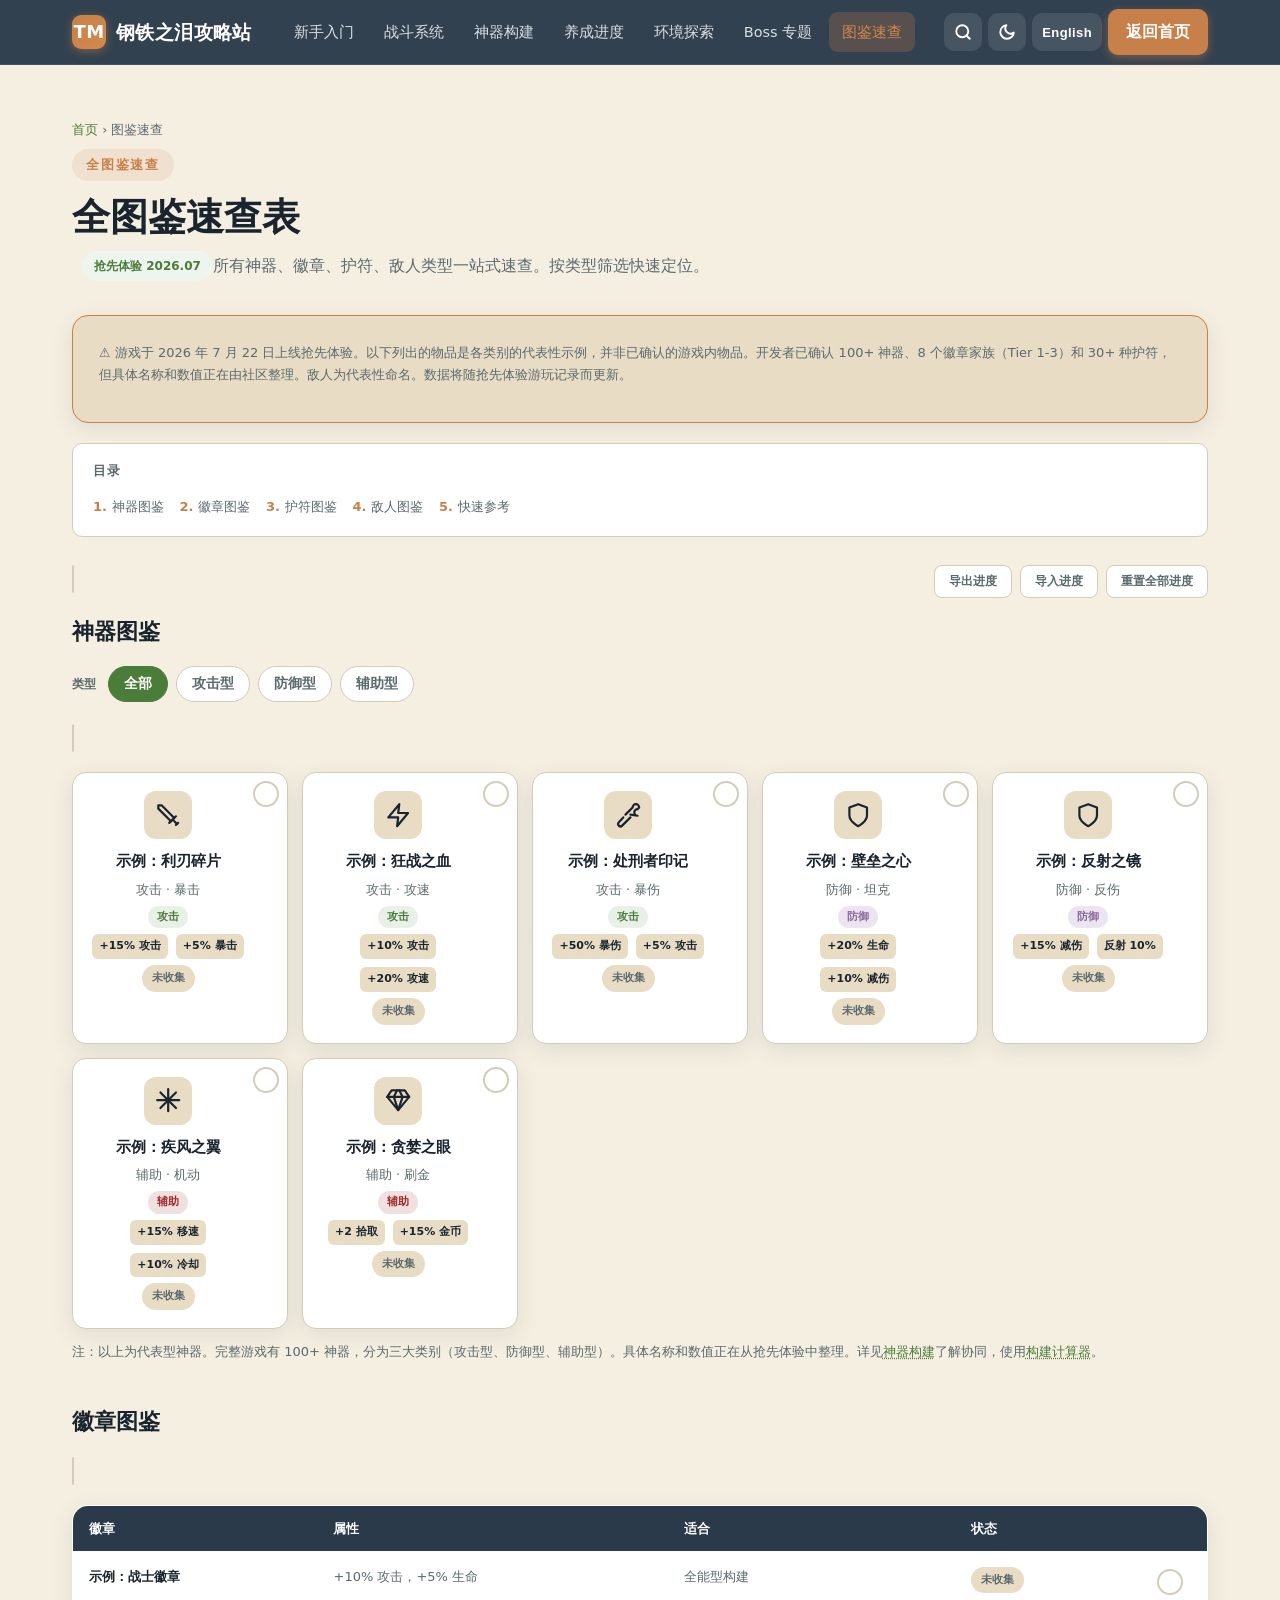
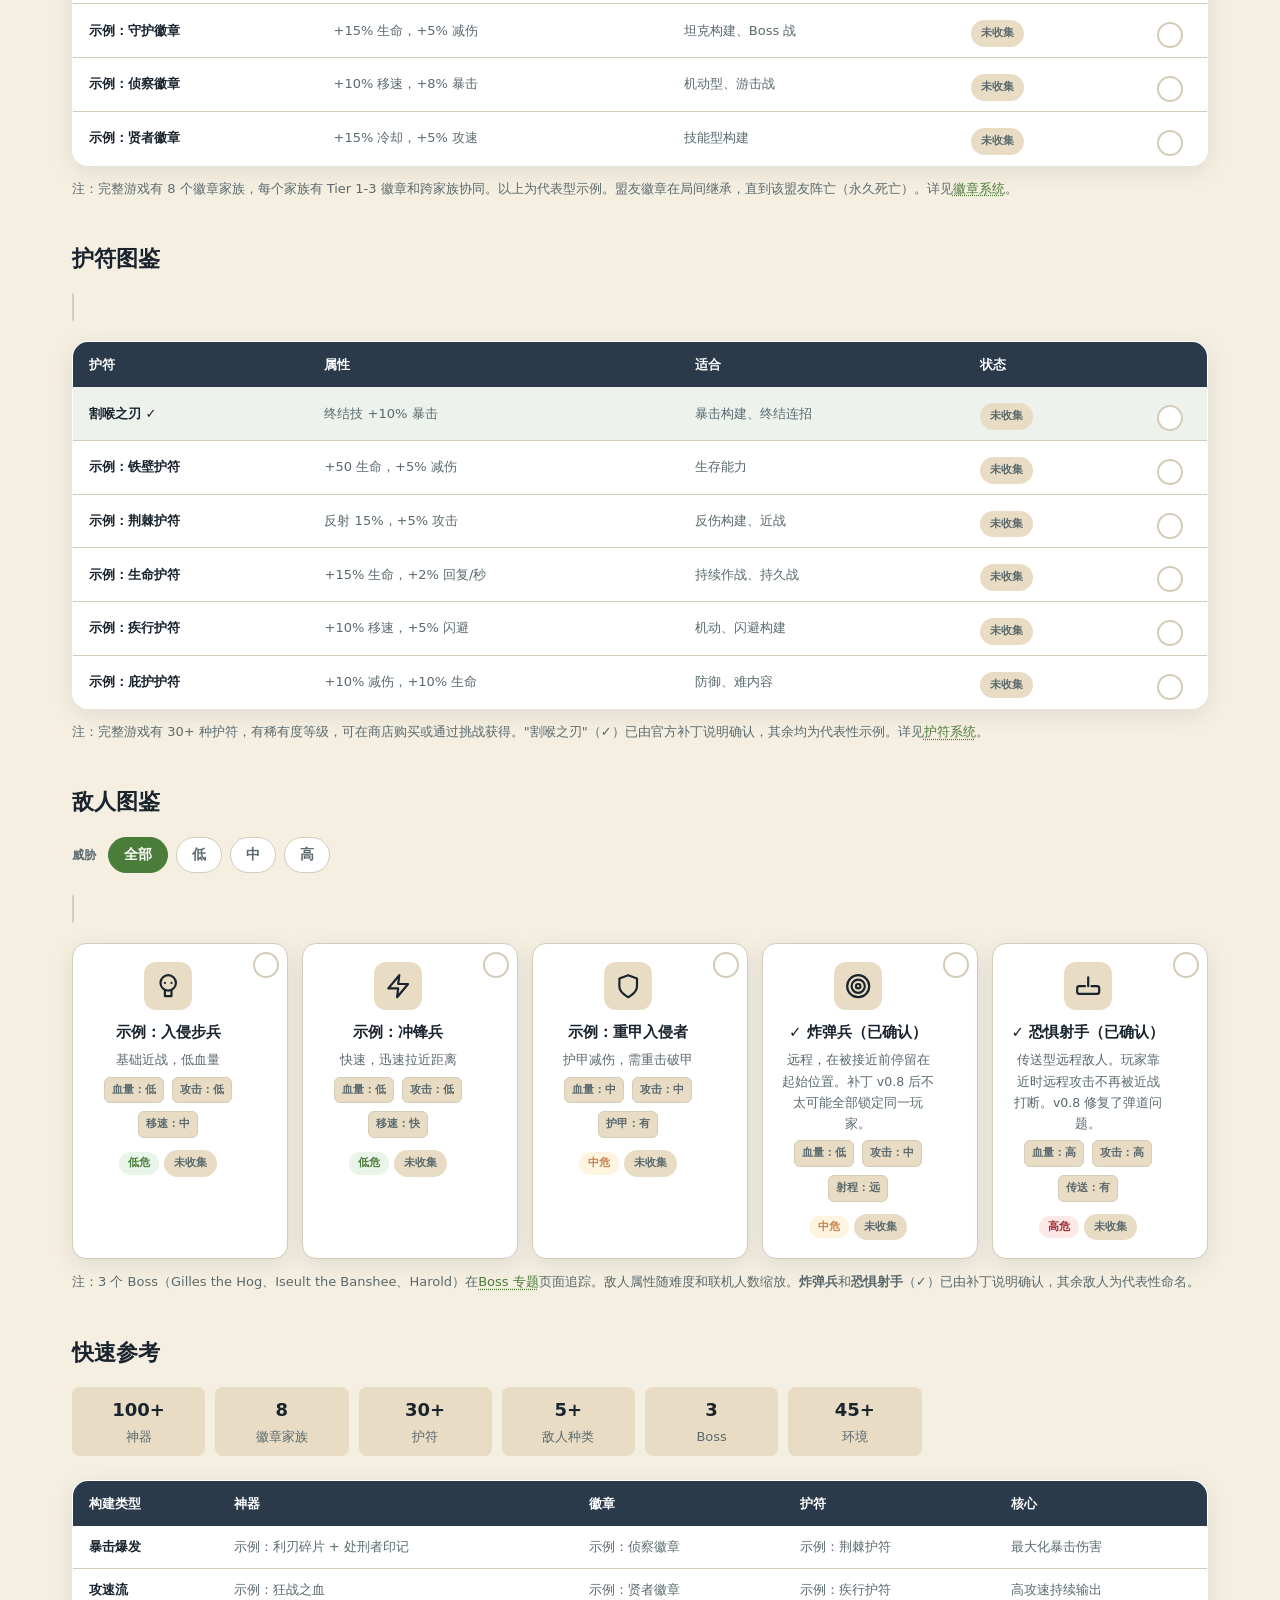
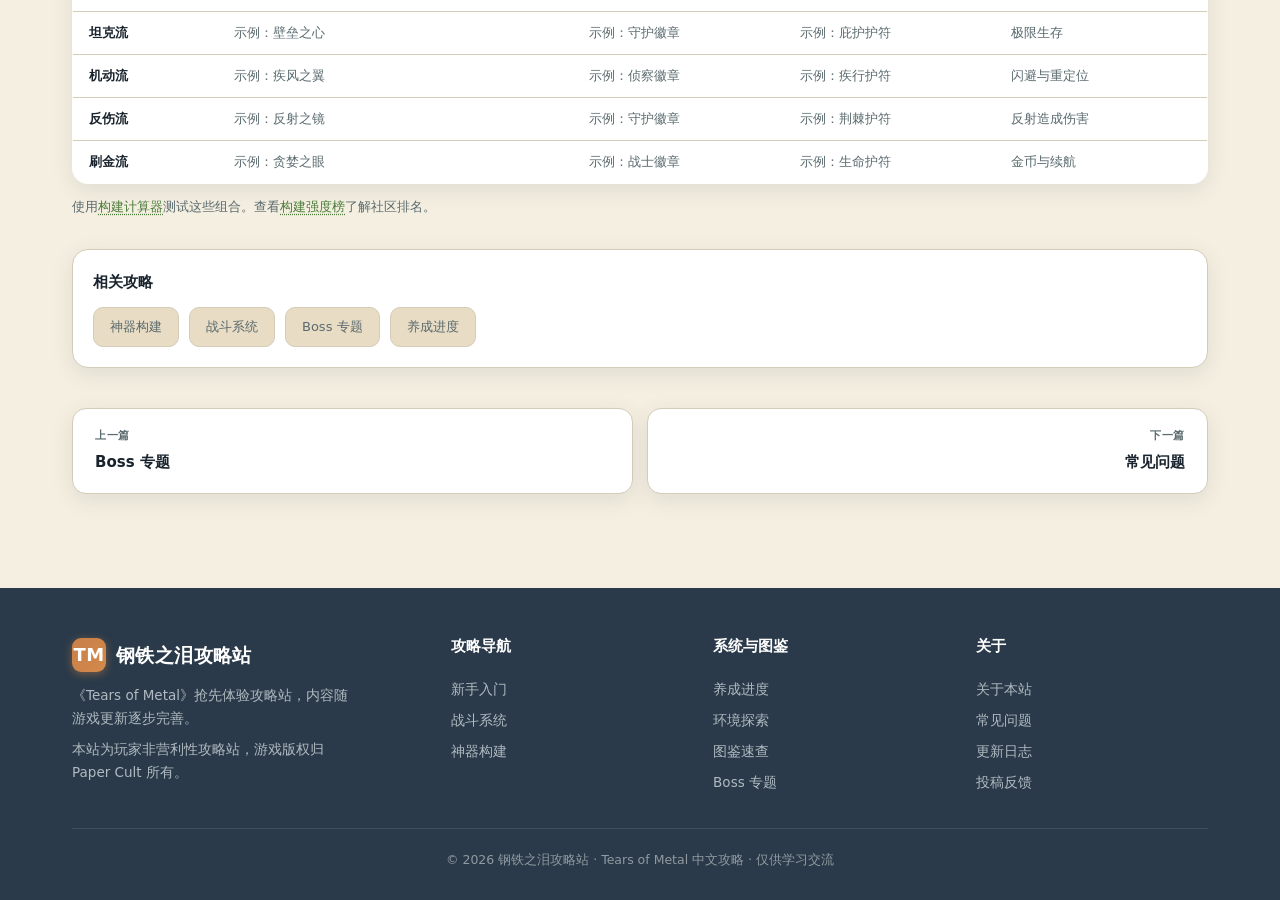
<file: codex.html>
<!DOCTYPE html>
<html lang="zh-CN">
<head>
<meta charset="UTF-8">
<meta name="viewport" content="width=device-width, initial-scale=1.0">
<link rel="canonical" href="https://tears-of-metal.yxhtl.com/codex.html">
<title>全图鉴速查 | Tears of Metal 钢铁之泪攻略</title>
<meta name="description" content="Tears of Metal 全图鉴速查：神器、徽章、护符、敌人属性一览，支持按类型筛选。">
<meta name="keywords" content="Tears of Metal图鉴,钢铁之泪数据,神器属性,徽章,护符,敌人,速查表">
<link rel="icon" type="image/svg+xml" href="favicon.svg">
<link rel="stylesheet" href="css/style.css">
<link rel="manifest" href="manifest.json">
<meta name="theme-color" content="#2a3a4a">
<script type="application/ld+json">
{"@context":"https://schema.org","@type":"Article","headline":"Tears of Metal 全图鉴速查","inLanguage":"zh-CN","about":"Tears of Metal 神器、徽章、护符、敌人属性图鉴","isPartOf":{"@type":"WebSite","name":"钢铁之泪攻略站"}}
</script>

    <meta property="og:title" content="全图鉴速查 | Tears of Metal 钢铁之泪攻略" />
    <meta property="og:description" content="Tears of Metal 全图鉴速查：神器、徽章、护符、敌人属性一览，支持按类型筛选。" />
    <meta property="og:type" content="website" />
    <meta property="og:locale" content="zh_CN" />
    <meta property="og:image" content="https://tears-of-metal.yxhtl.com/og-image.svg" />
<meta property="og:image:type" content="image/svg+xml" />
<meta property="og:image:width" content="1200" />
<meta property="og:image:height" content="630" />
<meta property="og:site_name" content="钢铁之泪攻略站" />
    <meta name="twitter:card" content="summary" />
<!-- Google tag (gtag.js) -->
<script>
  if (location.hostname === "tears-of-metal.yxhtl.com") {
    window.dataLayer = window.dataLayer || [];
    window.gtag = function(){ window.dataLayer.push(arguments); };
    gtag('js', new Date());
    gtag('config', 'G-5MD3PJP09L');
    var analyticsScript = document.createElement('script');
    analyticsScript.async = true;
    analyticsScript.src = 'https://www.googletagmanager.com/gtag/js?id=G-5MD3PJP09L';
    document.head.appendChild(analyticsScript);
  }
</script>
  </head>
<body>

<header class="nav">
  <div class="wrap nav-inner">
    <a href="index.html" class="brand"><span class="logo">TM</span><span data-i18n="brand">钢铁之泪攻略站</span></a>
    <nav class="nav-links" id="navLinks">
      <a href="getting-started.html" data-i18n="nav.getting-started">新手入门</a>
      <a href="combat.html" data-i18n="nav.combat">战斗系统</a>
      <a href="towers.html" data-i18n="nav.artifacts">神器构建</a>
      <a href="economy.html" data-i18n="nav.progression">养成进度</a>
      <a href="maps.html" data-i18n="nav.environments">环境探索</a>
      <a href="bosses.html" data-i18n="nav.bosses">Boss 专题</a>
      <a href="codex.html" class="active" data-i18n="nav.codex">图鉴速查</a>
    </nav>
    <div class="nav-utils">
      <button class="nav-btn search-btn" aria-label="搜索"><svg width="18" height="18" viewBox="0 0 24 24" fill="none" stroke="currentColor" stroke-width="2.5" stroke-linecap="round" stroke-linejoin="round"><circle cx="11" cy="11" r="8"/><line x1="21" y1="21" x2="16.65" y2="16.65"/></svg></button>
      <button class="nav-btn dark-btn" aria-label="暗色模式"><svg width="18" height="18" viewBox="0 0 24 24" fill="none" stroke="currentColor" stroke-width="2.5" stroke-linecap="round" stroke-linejoin="round"><path d="M21 12.79A9 9 0 1 1 11.21 3 7 7 0 0 0 21 12.79z"/></svg></button>
      <button class="nav-btn lang-btn" aria-label="语言">English</button>
      <a href="index.html" class="nav-cta" data-i18n="nav.cta.home">返回首页</a>
    </div>
    <button class="burger" id="burger" aria-label="菜单"><span></span><span></span><span></span></button>
  </div>
</header>

<section id="top" class="section-anchor" style="padding-top:54px">
  <div class="wrap">
    <div class="breadcrumb"><a href="index.html" data-en="Home">首页</a> <span>›</span> <span data-en="Codex">图鉴速查</span></div>
    <span class="eyebrow" data-en="Full Reference">全图鉴速查</span>
    <h2 class="title" data-en="Full Codex Quick Reference">全图鉴速查表</h2>
    <p class="subtitle" data-en="All artifacts, emblems, charms, and enemy types in one searchable reference. Filter by category to find what you need fast."><span class="ver-tag" data-en="Early Access 2026.07">抢先体验 2026.07</span>所有神器、徽章、护符、敌人类型一站式速查。按类型筛选快速定位。</p>

    <div class="fcard" style="margin-bottom:20px;background:var(--parchment);border-color:var(--copper)">
      <p style="font-size:13px;color:var(--ink-soft)" data-en="⚠ The game launched in Early Access on July 22, 2026. The items listed below are representative examples of each category type, NOT confirmed game items. The developer confirmed 100+ artifacts, 8 Emblem families (Tier 1-3), and 30+ Charms, but specific names and stats are being compiled by the community. Enemy names are representative. Data will be updated as Early Access playthroughs are documented.">⚠ 游戏于 2026 年 7 月 22 日上线抢先体验。以下列出的物品是各类别的代表性示例，并非已确认的游戏内物品。开发者已确认 100+ 神器、8 个徽章家族（Tier 1-3）和 30+ 种护符，但具体名称和数值正在由社区整理。敌人为代表性命名。数据将随抢先体验游玩记录而更新。</p>
    </div>

    <div class="toc-box">
      <h4 data-en="Contents">目录</h4>
      <ol>
        <li><a href="#artifacts" data-en="Artifact Codex">神器图鉴</a></li>
        <li><a href="#emblems" data-en="Emblem Codex">徽章图鉴</a></li>
        <li><a href="#charms" data-en="Charm Codex">护符图鉴</a></li>
        <li><a href="#enemies" data-en="Enemy Codex">敌人图鉴</a></li>
        <li><a href="#reference" data-en="Quick Reference">快速参考</a></li>
      </ol>
    </div>

    <div class="progress-header">
      <div class="pbar" data-progress-bar="overall">
        <div class="pbar-fill" style="width:0"></div>
        <div class="pbar-text">0 / 0  (0%)</div>
      </div>
      <div class="progress-actions">
        <button data-action="export-progress" data-i18n="progress.export">导出进度</button>
        <button data-action="import-progress" data-i18n="progress.import">导入进度</button>
        <button data-action="reset-progress" data-i18n="progress.reset">重置全部进度</button>
      </div>
    </div>

    <!-- Artifact Codex -->
    <h3 id="artifacts" class="section-anchor" style="font-size:22px;color:var(--ink);margin-bottom:16px" data-en="Artifact Codex">神器图鉴</h3>
    <div class="chips" data-chip-group="artifact-type" data-chip-target="#artifact-gallery">
      <span class="chip-label" data-en="Category">类型</span>
      <button class="chip active" data-chip="all" data-en="All">全部</button>
      <button class="chip" data-chip="offense" data-en="Offense">攻击型</button>
      <button class="chip" data-chip="defense" data-en="Defense">防御型</button>
      <button class="chip" data-chip="utility" data-en="Utility">辅助型</button>
    </div>
    <div class="progress-header">
      <div class="pbar" data-progress-bar="artifacts">
        <div class="pbar-fill" style="width:0"></div>
        <div class="pbar-text">0 / 0  (0%)</div>
      </div>
    </div>
    <div class="unit-grid" id="artifact-gallery">
      <div class="unit" data-chip-tags="offense" data-track="art-off-blade" data-track-type="collect" data-track-group="artifacts">
        <div class="u-icon"><svg viewBox="0 0 24 24"><use href="#i-sword"/></svg></div>
        <h5 data-en="Ex: Blade Shard">示例：利刃碎片</h5>
        <p data-en="Offense · Crit">攻击 · 暴击</p>
        <span class="role-badge r-melee" data-en="Offense">攻击</span>
        <div class="ustats"><span data-en="+15% ATK">+15% 攻击</span><span data-en="+5% Crit">+5% 暴击</span></div>
        <span class="track-label">未收集</span>
      </div>
      <div class="unit" data-chip-tags="offense" data-track="art-off-frenzy" data-track-type="collect" data-track-group="artifacts">
        <div class="u-icon"><svg viewBox="0 0 24 24"><use href="#i-bolt"/></svg></div>
        <h5 data-en="Ex: Frenzy Blood">示例：狂战之血</h5>
        <p data-en="Offense · Atk SPD">攻击 · 攻速</p>
        <span class="role-badge r-melee" data-en="Offense">攻击</span>
        <div class="ustats"><span data-en="+10% ATK">+10% 攻击</span><span data-en="+20% ATK SPD">+20% 攻速</span></div>
        <span class="track-label">未收集</span>
      </div>
      <div class="unit" data-chip-tags="offense" data-track="art-off-executioner" data-track-type="collect" data-track-group="artifacts">
        <div class="u-icon"><svg viewBox="0 0 24 24"><use href="#i-axe"/></svg></div>
        <h5 data-en="Ex: Executioner's Mark">示例：处刑者印记</h5>
        <p data-en="Offense · Crit DMG">攻击 · 暴伤</p>
        <span class="role-badge r-melee" data-en="Offense">攻击</span>
        <div class="ustats"><span data-en="+50% Crit DMG">+50% 暴伤</span><span data-en="+5% ATK">+5% 攻击</span></div>
        <span class="track-label">未收集</span>
      </div>
      <div class="unit" data-chip-tags="defense" data-track="art-def-bulwark" data-track-type="collect" data-track-group="artifacts">
        <div class="u-icon"><svg viewBox="0 0 24 24"><use href="#i-shield"/></svg></div>
        <h5 data-en="Ex: Bulwark Heart">示例：壁垒之心</h5>
        <p data-en="Defense · Tank">防御 · 坦克</p>
        <span class="role-badge r-support" data-en="Defense">防御</span>
        <div class="ustats"><span data-en="+20% HP">+20% 生命</span><span data-en="+10% DR">+10% 减伤</span></div>
        <span class="track-label">未收集</span>
      </div>
      <div class="unit" data-chip-tags="defense" data-track="art-def-reflection" data-track-type="collect" data-track-group="artifacts">
        <div class="u-icon"><svg viewBox="0 0 24 24"><use href="#i-shield"/></svg></div>
        <h5 data-en="Ex: Mirror of Reflection">示例：反射之镜</h5>
        <p data-en="Defense · Reflect">防御 · 反伤</p>
        <span class="role-badge r-support" data-en="Defense">防御</span>
        <div class="ustats"><span data-en="+15% DR">+15% 减伤</span><span data-en="Reflect 10%">反射 10%</span></div>
        <span class="track-label">未收集</span>
      </div>
      <div class="unit" data-chip-tags="utility" data-track="art-util-swift" data-track-type="collect" data-track-group="artifacts">
        <div class="u-icon"><svg viewBox="0 0 24 24"><use href="#i-whirl"/></svg></div>
        <h5 data-en="Ex: Wings of Swiftness">示例：疾风之翼</h5>
        <p data-en="Utility · Mobility">辅助 · 机动</p>
        <span class="role-badge r-siege" data-en="Utility">辅助</span>
        <div class="ustats"><span data-en="+15% Move SPD">+15% 移速</span><span data-en="+10% CDR">+10% 冷却</span></div>
        <span class="track-label">未收集</span>
      </div>
      <div class="unit" data-chip-tags="utility" data-track="art-util-greed" data-track-type="collect" data-track-group="artifacts">
        <div class="u-icon"><svg viewBox="0 0 24 24"><use href="#i-gem"/></svg></div>
        <h5 data-en="Ex: Eye of Greed">示例：贪婪之眼</h5>
        <p data-en="Utility · Farming">辅助 · 刷金</p>
        <span class="role-badge r-siege" data-en="Utility">辅助</span>
        <div class="ustats"><span data-en="+2 Pickup">+2 拾取</span><span data-en="+15% Gold">+15% 金币</span></div>
        <span class="track-label">未收集</span>
      </div>
    </div>
    <p style="margin-top:12px;color:var(--ink-soft);font-size:13px" data-en="Note: These are representative artifacts. The full game has 100+ artifacts across three categories (Offense, Defense, Utility). Specific names and stats are being compiled from Early Access. See <a class='xref' href='towers.html#artifacts'>Artifacts & Builds</a> for detailed synergy and the <a class='xref' href='towers.html#calc'>Build Calculator</a>.">注：以上为代表型神器。完整游戏有 100+ 神器，分为三大类别（攻击型、防御型、辅助型）。具体名称和数值正在从抢先体验中整理。详见<a class="xref" href="towers.html#artifacts">神器构建</a>了解协同，使用<a class="xref" href="towers.html#calc">构建计算器</a>。</p>

    <!-- Emblem Codex -->
    <h3 id="emblems" class="section-anchor" style="font-size:22px;color:var(--ink);margin:40px 0 16px" data-en="Emblem Codex">徽章图鉴</h3>
    <div class="progress-header">
      <div class="pbar" data-progress-bar="emblems">
        <div class="pbar-fill" style="width:0"></div>
        <div class="pbar-text">0 / 0  (0%)</div>
      </div>
    </div>
    <table class="data-table">
      <thead><tr>
        <th data-en="Emblem">徽章</th>
        <th data-en="Stats">属性</th>
        <th data-en="Best For">适合</th>
        <th data-en="Status">状态</th>
      </tr></thead>
      <tbody>
        <tr>
          <td><b data-en="Ex: Warrior Emblem">示例：战士徽章</b></td>
          <td data-en="+10% ATK, +5% HP">+10% 攻击，+5% 生命</td>
          <td data-en="All-round builds">全能型构建</td>
          <td><div data-track="art-emb-warrior" data-track-type="collect" data-track-group="emblems"><span class="track-label">未收集</span></div></td>
        </tr>
        <tr>
          <td><b data-en="Ex: Guardian Emblem">示例：守护徽章</b></td>
          <td data-en="+15% HP, +5% DR">+15% 生命，+5% 减伤</td>
          <td data-en="Tank builds, boss fights">坦克构建、Boss 战</td>
          <td><div data-track="art-emb-guardian" data-track-type="collect" data-track-group="emblems"><span class="track-label">未收集</span></div></td>
        </tr>
        <tr>
          <td><b data-en="Ex: Scout Emblem">示例：侦察徽章</b></td>
          <td data-en="+10% Move SPD, +8% Crit">+10% 移速，+8% 暴击</td>
          <td data-en="Mobility, hit-and-run">机动型、游击战</td>
          <td><div data-track="art-emb-scout" data-track-type="collect" data-track-group="emblems"><span class="track-label">未收集</span></div></td>
        </tr>
        <tr>
          <td><b data-en="Ex: Sage Emblem">示例：贤者徽章</b></td>
          <td data-en="+15% CDR, +5% ATK SPD">+15% 冷却，+5% 攻速</td>
          <td data-en="Ability-focused builds">技能型构建</td>
          <td><div data-track="art-emb-sage" data-track-type="collect" data-track-group="emblems"><span class="track-label">未收集</span></div></td>
        </tr>
      </tbody>
    </table>
    <p style="margin-top:12px;color:var(--ink-soft);font-size:13px" data-en="Note: The full game features 8 Emblem families with Tier 1-3 emblems and cross-family synergies. The above are representative examples. Ally emblems persist across runs until that ally dies (permadeath). See <a class='xref' href='towers.html#emblems'>Emblems System</a> for details.">注：完整游戏有 8 个徽章家族，每个家族有 Tier 1-3 徽章和跨家族协同。以上为代表型示例。盟友徽章在局间继承，直到该盟友阵亡（永久死亡）。详见<a class="xref" href="towers.html#emblems">徽章系统</a>。</p>

    <!-- Charm Codex -->
    <h3 id="charms" class="section-anchor" style="font-size:22px;color:var(--ink);margin:40px 0 16px" data-en="Charm Codex">护符图鉴</h3>
    <div class="progress-header">
      <div class="pbar" data-progress-bar="charms">
        <div class="pbar-fill" style="width:0"></div>
        <div class="pbar-text">0 / 0  (0%)</div>
      </div>
    </div>
    <table class="data-table">
      <thead><tr>
        <th data-en="Charm">护符</th>
        <th data-en="Stats">属性</th>
        <th data-en="Best For">适合</th>
        <th data-en="Status">状态</th>
      </tr></thead>
      <tbody>
        <tr style="background:var(--moss-tint,rgba(76,124,76,0.1))">
          <td><b data-en="Cutthroat's Blade ✓">割喉之刃 ✓</b></td>
          <td data-en="+10% Crit on Finishers">终结技 +10% 暴击</td>
          <td data-en="Crit builds, Finisher combos">暴击构建、终结连招</td>
          <td><div data-track="art-chm-cutthroat" data-track-type="collect" data-track-group="charms"><span class="track-label">未收集</span></div></td>
        </tr>
        <tr>
          <td><b data-en="Ex: Iron Charm">示例：铁壁护符</b></td>
          <td data-en="+50 HP, +5% DR">+50 生命，+5% 减伤</td>
          <td data-en="Survivability">生存能力</td>
          <td><div data-track="art-chm-iron" data-track-type="collect" data-track-group="charms"><span class="track-label">未收集</span></div></td>
        </tr>
        <tr>
          <td><b data-en="Ex: Thorn Charm">示例：荆棘护符</b></td>
          <td data-en="Reflect 15%, +5% ATK">反射 15%，+5% 攻击</td>
          <td data-en="Reflect builds, melee">反伤构建、近战</td>
          <td><div data-track="art-chm-thorn" data-track-type="collect" data-track-group="charms"><span class="track-label">未收集</span></div></td>
        </tr>
        <tr>
          <td><b data-en="Ex: Vitality Charm">示例：生命护符</b></td>
          <td data-en="+15% HP, +2% Regen/s">+15% 生命，+2% 回复/秒</td>
          <td data-en="Sustain, long fights">持续作战、持久战</td>
          <td><div data-track="art-chm-vitality" data-track-type="collect" data-track-group="charms"><span class="track-label">未收集</span></div></td>
        </tr>
        <tr>
          <td><b data-en="Ex: Swift Charm">示例：疾行护符</b></td>
          <td data-en="+10% Move SPD, +5% Dodge">+10% 移速，+5% 闪避</td>
          <td data-en="Mobility, dodge builds">机动、闪避构建</td>
          <td><div data-track="art-chm-swift" data-track-type="collect" data-track-group="charms"><span class="track-label">未收集</span></div></td>
        </tr>
        <tr>
          <td><b data-en="Ex: Warding Charm">示例：庇护护符</b></td>
          <td data-en="+10% DR, +10% HP">+10% 减伤，+10% 生命</td>
          <td data-en="Defense, tough content">防御、难内容</td>
          <td><div data-track="art-chm-warding" data-track-type="collect" data-track-group="charms"><span class="track-label">未收集</span></div></td>
        </tr>
      </tbody>
    </table>
    <p style="margin-top:12px;color:var(--ink-soft);font-size:13px" data-en="Note: The full game features 30+ Charms with rarity tiers, purchased from shops and earned through challenges. 'Cutthroat's Blade' (✓) is confirmed from official patch notes. All other entries are representative examples. See <a class='xref' href='towers.html#charms'>Charms System</a> for details.">注：完整游戏有 30+ 种护符，有稀有度等级，可在商店购买或通过挑战获得。"割喉之刃"（✓）已由官方补丁说明确认，其余均为代表性示例。详见<a class="xref" href="towers.html#charms">护符系统</a>。</p>

    <!-- Enemy Codex -->
    <h3 id="enemies" class="section-anchor" style="font-size:22px;color:var(--ink);margin:40px 0 16px" data-en="Enemy Codex">敌人图鉴</h3>
    <div class="chips" data-chip-group="enemy-type" data-chip-target="#enemy-gallery">
      <span class="chip-label" data-en="Threat">威胁</span>
      <button class="chip active" data-chip="all" data-en="All">全部</button>
      <button class="chip" data-chip="low" data-en="Low">低</button>
      <button class="chip" data-chip="mid" data-en="Mid">中</button>
      <button class="chip" data-chip="high" data-en="High">高</button>
    </div>
    <div class="progress-header">
      <div class="pbar" data-progress-bar="codex-enemies">
        <div class="pbar-fill" style="width:0"></div>
        <div class="pbar-text">0 / 0  (0%)</div>
      </div>
    </div>
    <div class="enemy-grid" id="enemy-gallery">
      <div class="enemy" data-chip-tags="low" data-track="codex-enemy-grunt" data-track-type="collect" data-track-group="codex-enemies">
        <div class="e-icon"><svg viewBox="0 0 24 24"><use href="#i-skull"/></svg></div>
        <h5 data-en="Ex: Invader Grunts">示例：入侵步兵</h5>
        <p data-en="Basic melee, low HP">基础近战，低血量</p>
        <div class="estats"><span data-en="HP: Low">血量：低</span><span data-en="ATK: Low">攻击：低</span><span data-en="SPD: Med">移速：中</span></div>
        <span class="danger d-low" data-en="Low Threat">低危</span>
        <span class="track-label">未收集</span>
      </div>
      <div class="enemy" data-chip-tags="low" data-track="codex-enemy-charger" data-track-type="collect" data-track-group="codex-enemies">
        <div class="e-icon"><svg viewBox="0 0 24 24"><use href="#i-bolt"/></svg></div>
        <h5 data-en="Ex: Chargers">示例：冲锋兵</h5>
        <p data-en="Fast, closes distance quickly">快速，迅速拉近距离</p>
        <div class="estats"><span data-en="HP: Low">血量：低</span><span data-en="ATK: Low">攻击：低</span><span data-en="SPD: Fast">移速：快</span></div>
        <span class="danger d-low" data-en="Low Threat">低危</span>
        <span class="track-label">未收集</span>
      </div>
      <div class="enemy" data-chip-tags="mid" data-track="codex-enemy-armored" data-track-type="collect" data-track-group="codex-enemies">
        <div class="e-icon"><svg viewBox="0 0 24 24"><use href="#i-shield"/></svg></div>
        <h5 data-en="Ex: Armored Invaders">示例：重甲入侵者</h5>
        <p data-en="Armor reduces damage, needs heavy hits">护甲减伤，需重击破甲</p>
        <div class="estats"><span data-en="HP: Med">血量：中</span><span data-en="ATK: Med">攻击：中</span><span data-en="Armor: Yes">护甲：有</span></div>
        <span class="danger d-mid" data-en="Mid Threat">中危</span>
        <span class="track-label">未收集</span>
      </div>
      <div class="enemy" data-chip-tags="mid" data-track="codex-enemy-archer" data-track-type="collect" data-track-group="codex-enemies">
        <div class="e-icon"><svg viewBox="0 0 24 24"><use href="#i-target"/></svg></div>
        <h5 data-en="✓ Bombers (Confirmed)">✓ 炸弹兵（已确认）</h5>
        <p data-en="Ranged, stays at starting position until approached. Less likely to all target the same player after patch v0.8.">远程，在被接近前停留在起始位置。补丁 v0.8 后不太可能全部锁定同一玩家。</p>
        <div class="estats"><span data-en="HP: Low">血量：低</span><span data-en="ATK: Med">攻击：中</span><span data-en="Range: Long">射程：远</span></div>
        <span class="danger d-mid" data-en="Mid Threat">中危</span>
        <span class="track-label">未收集</span>
      </div>
      <div class="enemy" data-chip-tags="high" data-track="codex-enemy-elite" data-track-type="collect" data-track-group="codex-enemies">
        <div class="e-icon"><svg viewBox="0 0 24 24"><use href="#i-hammer"/></svg></div>
        <h5 data-en="✓ The Dreadshot (Confirmed)">✓ 恐惧射手（已确认）</h5>
        <p data-en="Teleporting ranged enemy. Ranged attacks no longer interrupted by melee when players move close. Projectiles fixed in v0.8.">传送型远程敌人。玩家靠近时远程攻击不再被近战打断。v0.8 修复了弹道问题。</p>
        <div class="estats"><span data-en="HP: High">血量：高</span><span data-en="ATK: High">攻击：高</span><span data-en="Teleport: Yes">传送：有</span></div>
        <span class="danger d-high" data-en="High Threat">高危</span>
        <span class="track-label">未收集</span>
      </div>
    </div>
    <p style="margin-top:12px;color:var(--ink-soft);font-size:13px" data-en="Note: The 3 bosses (Gilles the Hog, Iseult the Banshee, Harold) are tracked on the <a class='xref' href='bosses.html'>Boss Guide</a> page. Enemy stats scale with difficulty and player count in co-op. <b>Bombers</b> and <b>The Dreadshot</b> (✓) are confirmed from patch notes. Other enemy names are representative.">注：3 个 Boss（Gilles the Hog、Iseult the Banshee、Harold）在<a class="xref" href="bosses.html">Boss 专题</a>页面追踪。敌人属性随难度和联机人数缩放。<b>炸弹兵</b>和<b>恐惧射手</b>（✓）已由补丁说明确认，其余敌人为代表性命名。</p>

    <!-- Quick Reference -->
    <h3 id="reference" class="section-anchor" style="font-size:22px;color:var(--ink);margin:40px 0 16px" data-en="Quick Reference">快速参考</h3>
    <div class="stat-grid">
      <div class="stat-pill"><b>100+</b><span data-en="Artifacts">神器</span></div>
      <div class="stat-pill"><b>8</b><span data-en="Emblem Families">徽章家族</span></div>
      <div class="stat-pill"><b>30+</b><span data-en="Charms">护符</span></div>
      <div class="stat-pill"><b>5+</b><span data-en="Enemy Types">敌人种类</span></div>
      <div class="stat-pill"><b>3</b><span data-en="Bosses">Boss</span></div>
      <div class="stat-pill"><b>45+</b><span data-en="Environments">环境</span></div>
    </div>

    <table class="data-table" style="margin-top:24px">
      <thead><tr>
        <th data-en="Build Type">构建类型</th>
        <th data-en="Artifact">神器</th>
        <th data-en="Emblem">徽章</th>
        <th data-en="Charm">护符</th>
        <th data-en="Focus">核心</th>
      </tr></thead>
      <tbody>
        <tr>
          <td><b data-en="Crit Burst">暴击爆发</b></td>
          <td data-en="Ex: Blade Shard + Executioner's Mark">示例：利刃碎片 + 处刑者印记</td>
          <td data-en="Ex: Scout Emblem">示例：侦察徽章</td>
          <td data-en="Ex: Thorn Charm">示例：荆棘护符</td>
          <td data-en="Maximize crit damage">最大化暴击伤害</td>
        </tr>
        <tr>
          <td><b data-en="Attack Speed">攻速流</b></td>
          <td data-en="Ex: Frenzy Blood">示例：狂战之血</td>
          <td data-en="Ex: Sage Emblem">示例：贤者徽章</td>
          <td data-en="Ex: Swift Charm">示例：疾行护符</td>
          <td data-en="High DPS through attack speed">高攻速持续输出</td>
        </tr>
        <tr>
          <td><b data-en="Tank">坦克流</b></td>
          <td data-en="Ex: Bulwark Heart">示例：壁垒之心</td>
          <td data-en="Ex: Guardian Emblem">示例：守护徽章</td>
          <td data-en="Ex: Warding Charm">示例：庇护护符</td>
          <td data-en="Maximum survivability">极限生存</td>
        </tr>
        <tr>
          <td><b data-en="Mobility">机动流</b></td>
          <td data-en="Ex: Wings of Swiftness">示例：疾风之翼</td>
          <td data-en="Ex: Scout Emblem">示例：侦察徽章</td>
          <td data-en="Ex: Swift Charm">示例：疾行护符</td>
          <td data-en="Dodge and reposition">闪避与重定位</td>
        </tr>
        <tr>
          <td><b data-en="Reflect">反伤流</b></td>
          <td data-en="Ex: Mirror of Reflection">示例：反射之镜</td>
          <td data-en="Ex: Guardian Emblem">示例：守护徽章</td>
          <td data-en="Ex: Thorn Charm">示例：荆棘护符</td>
          <td data-en="Damage through reflection">反射造成伤害</td>
        </tr>
        <tr>
          <td><b data-en="Farming">刷金流</b></td>
          <td data-en="Ex: Eye of Greed">示例：贪婪之眼</td>
          <td data-en="Ex: Warrior Emblem">示例：战士徽章</td>
          <td data-en="Ex: Vitality Charm">示例：生命护符</td>
          <td data-en="Gold and sustain">金币与续航</td>
        </tr>
      </tbody>
    </table>
    <p style="margin-top:12px;color:var(--ink-soft);font-size:13px" data-en="Use the <a class='xref' href='towers.html#calc'>Build Calculator</a> to test these combinations. See <a class='xref' href='combat.html#tier-list'>Build Tier List</a> for community rankings.">使用<a class="xref" href="towers.html#calc">构建计算器</a>测试这些组合。查看<a class="xref" href="combat.html#tier-list">构建强度榜</a>了解社区排名。</p>

    <!-- 交叉引用 -->
    <div class="cross-links">
      <h4 data-en="Related Guides">相关攻略</h4>
      <div class="cl-list">
        <a href="towers.html" data-en="Artifacts">神器构建</a>
        <a href="combat.html" data-en="Combat">战斗系统</a>
        <a href="bosses.html" data-en="Bosses">Boss 专题</a>
        <a href="economy.html" data-en="Progression">养成进度</a>
      </div>
    </div>

    <!-- 上下篇导航 -->
    <div class="page-nav">
      <a href="bosses.html"><div class="pn-label" data-en="Previous">上一篇</div><div class="pn-title" data-en="Bosses">Boss 专题</div></a>
      <a href="faq.html"><div class="pn-label" data-en="Next">下一篇</div><div class="pn-title" data-en="FAQ">常见问题</div></a>
    </div>
  </div>
</section>

<footer>
  <div class="wrap">
    <div class="foot-grid">
      <div class="foot-brand">
        <a href="index.html" class="brand" style="color:#fff"><span class="logo">TM</span><span data-en="Tears of Metal Guide">钢铁之泪攻略站</span></a>
        <p data-i18n="foot.branddesc">《Tears of Metal》抢先体验攻略站，内容随游戏更新逐步完善。</p>
        <p class="disclaimer" data-en="This is a non-profit fan guide site. Game rights belong to Paper Cult.">本站为玩家非营利性攻略站，游戏版权归 Paper Cult 所有。</p>
      </div>
      <div><h4 data-i18n="foot.nav">攻略导航</h4><a href="getting-started.html" data-en="Beginner">新手入门</a><a href="combat.html" data-en="Combat">战斗系统</a><a href="towers.html" data-en="Artifacts">神器构建</a></div>
      <div><h4 data-i18n="foot.systems">系统与图鉴</h4><a href="economy.html" data-en="Progression">养成进度</a><a href="maps.html" data-en="Environments">环境探索</a><a href="codex.html" data-en="Codex">图鉴速查</a><a href="bosses.html" data-en="Bosses">Boss 专题</a></div>
      <div><h4 data-i18n="foot.about">关于</h4><a href="about.html" data-i18n="foot.aboutus">关于本站</a><a href="faq.html" data-en="FAQ">常见问题</a><a href="changelog.html" data-i18n="foot.changelog">更新日志</a><a href="https://github.com/yxhtl/tears-of-metal-guide/issues" target="_blank" rel="noopener" data-i18n="foot.feedback">投稿反馈</a></div>
    </div>
    <div class="foot-bottom" data-i18n="foot.copy">© 2026 钢铁之泪攻略站 · Tears of Metal 中文攻略 · 仅供学习交流</div>
  </div>
</footer>

<button id="toTop" aria-label="返回顶部" data-en="Top">顶部</button>
<div class="search-overlay" id="searchOverlay">
  <div class="search-panel">
    <div class="search-input-wrap">
      <span class="s-ico"></span>
      <input type="text" placeholder="搜索攻略、神器、环境…">
      <button class="search-close" aria-label="关闭">×</button>
    </div>
    <div class="search-results"></div>
  </div>
</div>
<script src="js/common.js"></script>
</body>
</html>
</file>
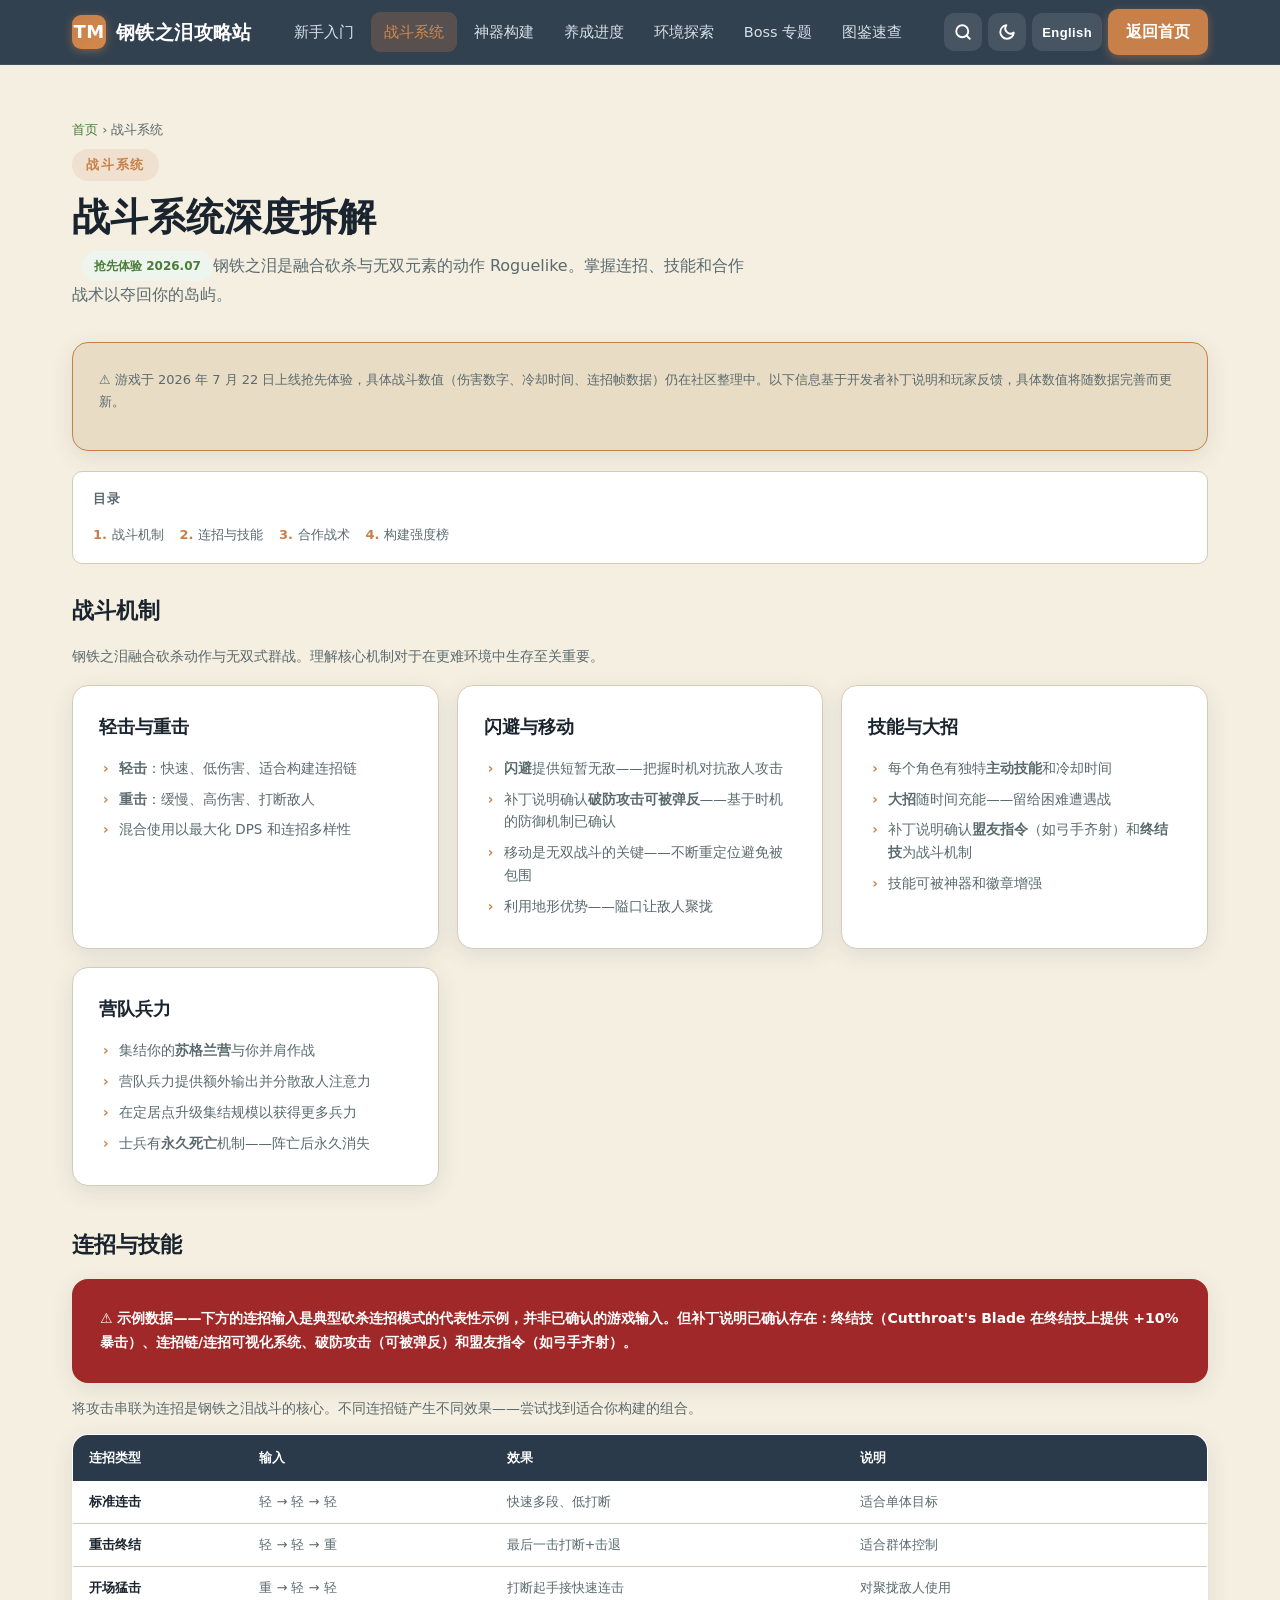
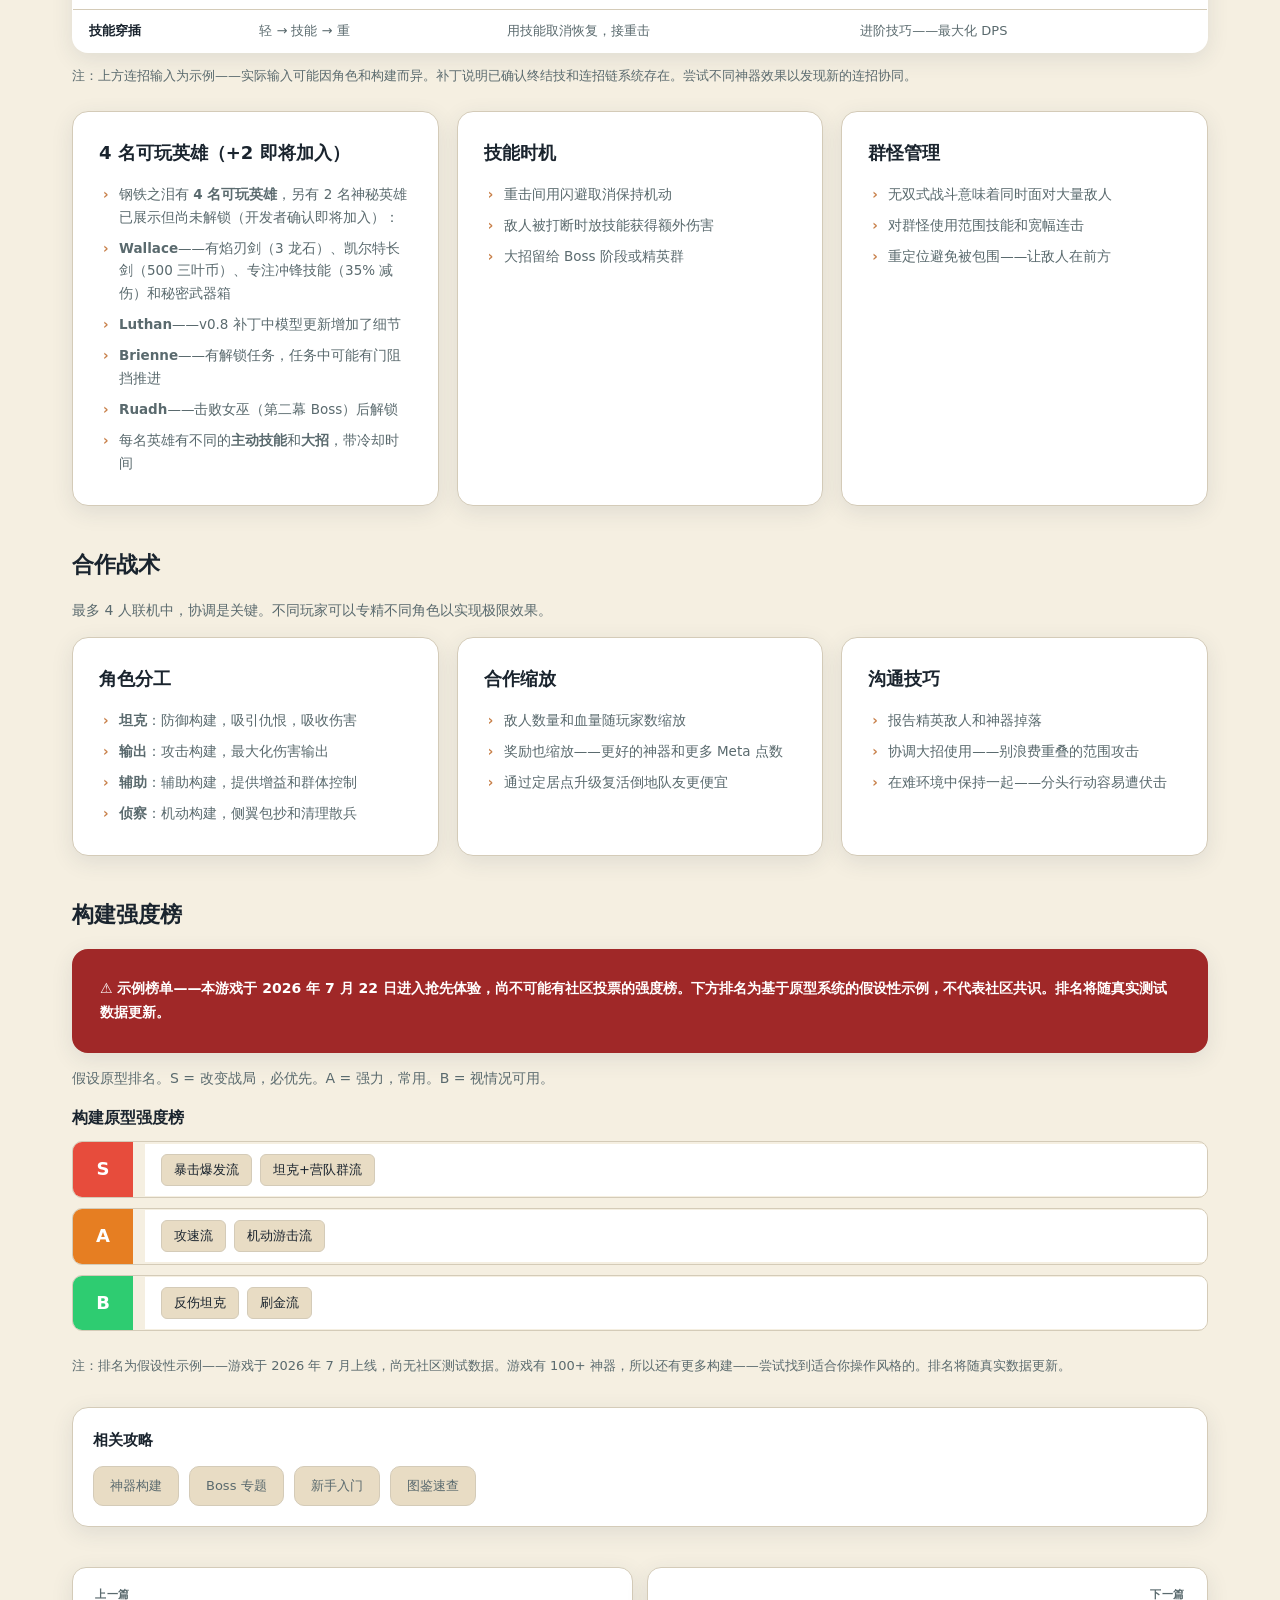
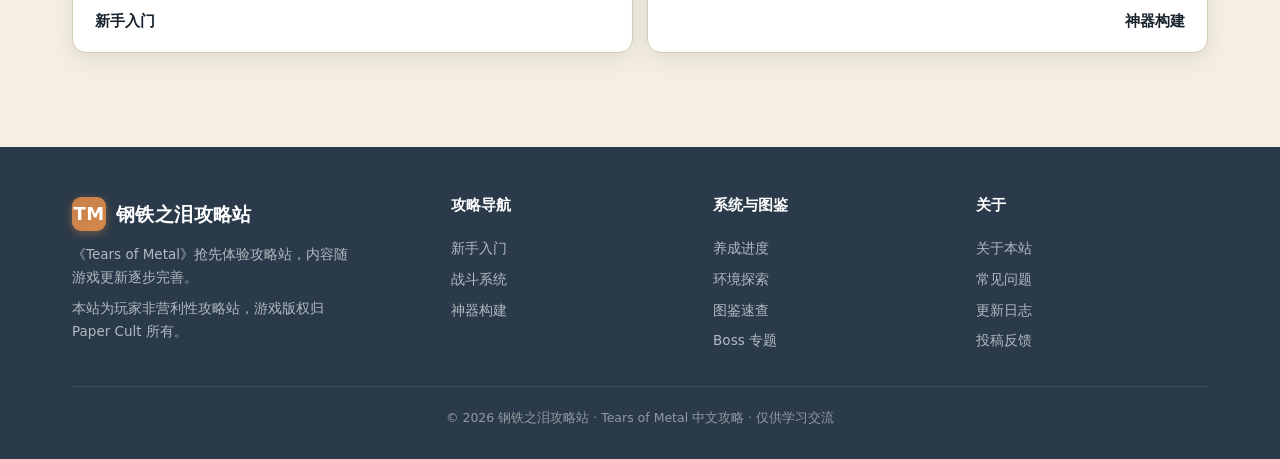
<file: combat.html>
<!DOCTYPE html>
<html lang="zh-CN">
<head>
<meta charset="UTF-8">
<meta name="viewport" content="width=device-width, initial-scale=1.0">
<link rel="canonical" href="https://tears-of-metal.yxhtl.com/combat.html">
<title>战斗系统深度拆解 | Tears of Metal 钢铁之泪攻略</title>
<meta name="description" content="Tears of Metal 战斗系统详解：动作战斗机制、连招组合、技能使用、4人合作战术与构建强度榜。">
<meta name="keywords" content="Tears of Metal战斗,钢铁之泪动作,连招,技能,无双,合作,构建,hack slash">
<link rel="icon" type="image/svg+xml" href="favicon.svg">
<link rel="stylesheet" href="css/style.css">
<link rel="manifest" href="manifest.json">
<meta name="theme-color" content="#2a3a4a">
<script type="application/ld+json">
{"@context":"https://schema.org","@type":"Article","headline":"Tears of Metal 战斗系统深度拆解","inLanguage":"zh-CN","about":"Tears of Metal 动作战斗机制、连招与合作战术","isPartOf":{"@type":"WebSite","name":"钢铁之泪攻略站"}}
</script>

    <meta property="og:title" content="战斗系统深度拆解 | Tears of Metal 钢铁之泪攻略" />
    <meta property="og:description" content="Tears of Metal 战斗系统详解：动作战斗机制、连招组合、技能使用、4人合作战术与构建强度榜。" />
    <meta property="og:type" content="website" />
    <meta property="og:locale" content="zh_CN" />
    <meta property="og:image" content="https://tears-of-metal.yxhtl.com/og-image.svg" />
<meta property="og:image:type" content="image/svg+xml" />
<meta property="og:image:width" content="1200" />
<meta property="og:image:height" content="630" />
<meta property="og:site_name" content="钢铁之泪攻略站" />
    <meta name="twitter:card" content="summary" />
<!-- Google tag (gtag.js) -->
<script>
  if (location.hostname === "tears-of-metal.yxhtl.com") {
    window.dataLayer = window.dataLayer || [];
    window.gtag = function(){ window.dataLayer.push(arguments); };
    gtag('js', new Date());
    gtag('config', 'G-5MD3PJP09L');
    var analyticsScript = document.createElement('script');
    analyticsScript.async = true;
    analyticsScript.src = 'https://www.googletagmanager.com/gtag/js?id=G-5MD3PJP09L';
    document.head.appendChild(analyticsScript);
  }
</script>
  </head>
<body>

<header class="nav">
  <div class="wrap nav-inner">
    <a href="index.html" class="brand"><span class="logo">TM</span><span data-i18n="brand">钢铁之泪攻略站</span></a>
    <nav class="nav-links" id="navLinks">
      <a href="getting-started.html" data-i18n="nav.getting-started">新手入门</a>
      <a href="combat.html" class="active" data-i18n="nav.combat">战斗系统</a>
      <a href="towers.html" data-i18n="nav.artifacts">神器构建</a>
      <a href="economy.html" data-i18n="nav.progression">养成进度</a>
      <a href="maps.html" data-i18n="nav.environments">环境探索</a>
      <a href="bosses.html" data-i18n="nav.bosses">Boss 专题</a>
      <a href="codex.html" data-i18n="nav.codex">图鉴速查</a>
    </nav>
    <div class="nav-utils">
      <button class="nav-btn search-btn" aria-label="搜索"><svg width="18" height="18" viewBox="0 0 24 24" fill="none" stroke="currentColor" stroke-width="2.5" stroke-linecap="round" stroke-linejoin="round"><circle cx="11" cy="11" r="8"/><line x1="21" y1="21" x2="16.65" y2="16.65"/></svg></button>
      <button class="nav-btn dark-btn" aria-label="暗色模式"><svg width="18" height="18" viewBox="0 0 24 24" fill="none" stroke="currentColor" stroke-width="2.5" stroke-linecap="round" stroke-linejoin="round"><path d="M21 12.79A9 9 0 1 1 11.21 3 7 7 0 0 0 21 12.79z"/></svg></button>
      <button class="nav-btn lang-btn" aria-label="语言">English</button>
      <a href="index.html" class="nav-cta" data-i18n="nav.cta.home">返回首页</a>
    </div>
    <button class="burger" id="burger" aria-label="菜单"><span></span><span></span><span></span></button>
  </div>
</header>

<section id="top" class="section-anchor" style="padding-top:54px">
  <div class="wrap">
    <div class="breadcrumb"><a href="index.html" data-en="Home">首页</a> <span>›</span> <span data-en="Combat">战斗系统</span></div>
    <span class="eyebrow" data-en="Combat System">战斗系统</span>
    <h2 class="title" data-en="Combat System Deep Dive">战斗系统深度拆解</h2>
    <p class="subtitle" data-en="Tears of Metal is an action roguelike with hack-and-slash and musou elements. Master combos, abilities, and co-op tactics to reclaim your island."><span class="ver-tag" data-en="Early Access 2026.07">抢先体验 2026.07</span>钢铁之泪是融合砍杀与无双元素的动作 Roguelike。掌握连招、技能和合作战术以夺回你的岛屿。</p>

    <div class="fcard" style="margin-bottom:20px;background:var(--parchment);border-color:var(--copper)">
      <p style="font-size:13px;color:var(--ink-soft)" data-en="⚠ The game launched in Early Access on July 22, 2026. Specific combat values (damage numbers, cooldown times, combo frame data) are still being compiled by the community. The information below is based on developer patch notes and player reports. Specific numbers will be updated as data becomes available.">⚠ 游戏于 2026 年 7 月 22 日上线抢先体验，具体战斗数值（伤害数字、冷却时间、连招帧数据）仍在社区整理中。以下信息基于开发者补丁说明和玩家反馈，具体数值将随数据完善而更新。</p>
    </div>

    <div class="toc-box">
      <h4 data-en="Contents">目录</h4>
      <ol>
        <li><a href="#mechanics" data-en="Combat Mechanics">战斗机制</a></li>
        <li><a href="#combos" data-en="Combos & Abilities">连招与技能</a></li>
        <li><a href="#co-op" data-en="Co-op Tactics">合作战术</a></li>
        <li><a href="#tier-list" data-en="Build Tier List">构建强度榜</a></li>
      </ol>
    </div>

    <!-- Combat Mechanics -->
    <h3 id="mechanics" class="section-anchor" style="font-size:22px;color:var(--ink);margin-bottom:16px" data-en="Combat Mechanics">战斗机制</h3>
    <p style="margin-bottom:16px;color:var(--ink-soft);font-size:14px" data-en="Tears of Metal blends hack-and-slash action with musou-style crowd combat. Understanding the core mechanics is essential for surviving tougher environments.">钢铁之泪融合砍杀动作与无双式群战。理解核心机制对于在更难环境中生存至关重要。</p>
    <div class="feature-grid">
      <div class="fcard"><h4 data-en="Light & Heavy Attacks">轻击与重击</h4><ul>
        <li data-en="<b>Light attacks</b>: fast, low damage, good for building combo chains"><b>轻击</b>：快速、低伤害、适合构建连招链</li>
        <li data-en="<b>Heavy attacks</b>: slow, high damage, stagger enemies"><b>重击</b>：缓慢、高伤害、打断敌人</li>
        <li data-en="Mix both for maximum DPS and combo variety">混合使用以最大化 DPS 和连招多样性</li>
      </ul></div>
      <div class="fcard"><h4 data-en="Dodge & Movement">闪避与移动</h4><ul>
        <li data-en="<b>Dodge</b> grants brief invulnerability — time it against enemy attacks"><b>闪避</b>提供短暂无敌——把握时机对抗敌人攻击</li>
        <li data-en="Patch notes confirm <b>Block Breaking attacks can be parried</b> — timing-based defense is real">补丁说明确认<b>破防攻击可被弹反</b>——基于时机的防御机制已确认</li>
        <li data-en="Movement is key in musou combat — reposition constantly to avoid getting surrounded">移动是无双战斗的关键——不断重定位避免被包围</li>
        <li data-en="Use terrain to your advantage — choke points funnel enemies">利用地形优势——隘口让敌人聚拢</li>
      </ul></div>
      <div class="fcard"><h4 data-en="Abilities & Ultimates">技能与大招</h4><ul>
        <li data-en="Each character has unique <b>active abilities</b> with cooldowns">每个角色有独特<b>主动技能</b>和冷却时间</li>
        <li data-en="<b>Ultimate abilities</b> charge over time — save for tough encounters"><b>大招</b>随时间充能——留给困难遭遇战</li>
        <li data-en="Patch notes confirm <b>Ally Commands</b> (e.g., Archers' Volley) and <b>Finishers</b> as combat mechanics">补丁说明确认<b>盟友指令</b>（如弓手齐射）和<b>终结技</b>为战斗机制</li>
        <li data-en="Abilities can be enhanced by artifacts and emblems">技能可被神器和徽章增强</li>
      </ul></div>
      <div class="fcard"><h4 data-en="Battalion Forces">营队兵力</h4><ul>
        <li data-en="Rally your <b>Scottish battalion</b> to fight alongside you">集结你的<b>苏格兰营</b>与你并肩作战</li>
        <li data-en="Battalion forces provide additional DPS and distract enemies">营队兵力提供额外输出并分散敌人注意力</li>
        <li data-en="Upgrade rally size in your settlement for more forces">在定居点升级集结规模以获得更多兵力</li>
        <li data-en="Soldiers have <b>permadeath</b> — if they fall in battle, they are lost forever">士兵有<b>永久死亡</b>机制——阵亡后永久消失</li>
      </ul></div>
    </div>

    <!-- Combos & Abilities -->
    <h3 id="combos" class="section-anchor" style="font-size:22px;color:var(--ink);margin:40px 0 16px" data-en="Combos & Abilities">连招与技能</h3>
    <div class="fcard" style="margin-bottom:14px;background:var(--crimson);border:2px solid var(--crimson);color:#fff">
      <p style="font-size:14px;font-weight:700;margin:0;color:#fff" data-en="⚠ EXAMPLE DATA — The combo inputs below are REPRESENTATIVE EXAMPLES of typical hack-and-slash combo patterns, NOT confirmed game inputs. However, patch notes confirm the existence of: Finishers (Cutthroat's Blade grants +10% crit on them), Combo Chain/Combo Visualizer system, Block Breaking attacks (can be parried), and Ally Commands (e.g., Archers' Volley).">⚠ 示例数据——下方的连招输入是典型砍杀连招模式的代表性示例，并非已确认的游戏输入。但补丁说明已确认存在：终结技（Cutthroat's Blade 在终结技上提供 +10% 暴击）、连招链/连招可视化系统、破防攻击（可被弹反）和盟友指令（如弓手齐射）。</p>
    </div>
    <p style="margin-bottom:14px;color:var(--ink-soft);font-size:14px" data-en="Chaining attacks into combos is the core of Tears of Metal's combat. Different combo chains produce different results — experiment to find what works for your build.">将攻击串联为连招是钢铁之泪战斗的核心。不同连招链产生不同效果——尝试找到适合你构建的组合。</p>
    <table class="data-table">
      <thead><tr>
        <th data-en="Combo Type">连招类型</th>
        <th data-en="Input">输入</th>
        <th data-en="Effect">效果</th>
        <th data-en="Notes">说明</th>
      </tr></thead>
      <tbody>
        <tr>
          <td><b data-en="Standard Chain">标准连击</b></td>
          <td data-en="Light → Light → Light">轻 → 轻 → 轻</td>
          <td data-en="Fast multi-hit, low stagger">快速多段、低打断</td>
          <td data-en="Good for single targets">适合单体目标</td>
        </tr>
        <tr>
          <td><b data-en="Heavy Finisher">重击终结</b></td>
          <td data-en="Light → Light → Heavy">轻 → 轻 → 重</td>
          <td data-en="Stagger + knockback on final hit">最后一击打断+击退</td>
          <td data-en="Great for crowd control">适合群体控制</td>
        </tr>
        <tr>
          <td><b data-en="Opening Slam">开场猛击</b></td>
          <td data-en="Heavy → Light → Light">重 → 轻 → 轻</td>
          <td data-en="Stagger opener into fast chain">打断起手接快速连击</td>
          <td data-en="Initiate on grouped enemies">对聚拢敌人使用</td>
        </tr>
        <tr>
          <td><b data-en="Ability Weave">技能穿插</b></td>
          <td data-en="Light → Ability → Heavy">轻 → 技能 → 重</td>
          <td data-en="Cancel recovery with ability, follow up with heavy">用技能取消恢复，接重击</td>
          <td data-en="Advanced technique — maximize DPS">进阶技巧——最大化 DPS</td>
        </tr>
      </tbody>
    </table>
    <p style="margin-top:12px;color:var(--ink-soft);font-size:13px" data-en="Note: Combo inputs above are EXAMPLES — actual inputs may vary by character and build. Patch notes confirm Finishers and Combo Chain system exist. Experiment with different artifact effects to discover new combo synergies.">注：上方连招输入为示例——实际输入可能因角色和构建而异。补丁说明已确认终结技和连招链系统存在。尝试不同神器效果以发现新的连招协同。</p>

    <!-- 4 Heroes -->
    <div class="feature-grid" style="margin-top:24px">
      <div class="fcard"><h4 data-en="4 Playable Heroes (+2 Coming)">4 名可玩英雄（+2 即将加入）</h4><ul>
        <li data-en="Tears of Metal features <b>4 playable heroes</b>, with 2 more mysterious heroes shown but not yet obtainable (coming soon per developers):">钢铁之泪有 <b>4 名可玩英雄</b>，另有 2 名神秘英雄已展示但尚未解锁（开发者确认即将加入）：</li>
        <li data-en="<b>Wallace</b> — has Flamberge sword (3 Dragonstones), Celtic Longsword (500 triskelle), Committed Charge ability (35% damage resistance), and a secret weapon chest"><b>Wallace</b>——有焰刃剑（3 龙石）、凯尔特长剑（500 三叶币）、专注冲锋技能（35% 减伤）和秘密武器箱</li>
        <li data-en="<b>Luthan</b> — model updated with additional detail in v0.8 patch"><b>Luthan</b>——v0.8 补丁中模型更新增加了细节</li>
        <li data-en="<b>Brienne</b> — has an unlock quest with gates that can block progression"><b>Brienne</b>——有解锁任务，任务中可能有门阻挡推进</li>
        <li data-en="<b>Ruadh</b> — unlocked after defeating the Banshee (Act 2 boss)"><b>Ruadh</b>——击败女巫（第二幕 Boss）后解锁</li>
        <li data-en="Each hero has different <b>active abilities</b> and <b>ultimate skills</b> with cooldowns">每名英雄有不同的<b>主动技能</b>和<b>大招</b>，带冷却时间</li>
      </ul></div>
      <div class="fcard"><h4 data-en="Ability Timing">技能时机</h4><ul>
        <li data-en="Use dodge-cancel between heavy attacks to stay mobile">重击间用闪避取消保持机动</li>
        <li data-en="Pop abilities when enemies are staggered for bonus damage">敌人被打断时放技能获得额外伤害</li>
        <li data-en="Save ultimates for boss phases or elite packs">大招留给 Boss 阶段或精英群</li>
      </ul></div>
      <div class="fcard"><h4 data-en="Crowd Management">群怪管理</h4><ul>
        <li data-en="Musou-style combat means facing many enemies at once">无双式战斗意味着同时面对大量敌人</li>
        <li data-en="Use AoE abilities and wide-swing combos for crowds">对群怪使用范围技能和宽幅连击</li>
        <li data-en="Reposition to avoid being surrounded — keep enemies in front">重定位避免被包围——让敌人在前方</li>
      </ul></div>
    </div>

    <!-- Co-op Tactics -->
    <h3 id="co-op" class="section-anchor" style="font-size:22px;color:var(--ink);margin:40px 0 16px" data-en="Co-op Tactics">合作战术</h3>
    <p style="margin-bottom:14px;color:var(--ink-soft);font-size:14px" data-en="With up to 4-player co-op, coordination is key. Different players can specialize in different roles for maximum effectiveness.">最多 4 人联机中，协调是关键。不同玩家可以专精不同角色以实现极限效果。</p>
    <div class="feature-grid">
      <div class="fcard"><h4 data-en="Role Distribution">角色分工</h4><ul>
        <li data-en="<b>Tank</b>: defense build, draws aggro, soaks damage"><b>坦克</b>：防御构建，吸引仇恨，吸收伤害</li>
        <li data-en="<b>DPS</b>: offense build, maximizes damage output"><b>输出</b>：攻击构建，最大化伤害输出</li>
        <li data-en="<b>Support</b>: utility build, provides buffs and crowd control"><b>辅助</b>：辅助构建，提供增益和群体控制</li>
        <li data-en="<b>Scout</b>: mobility build, flanks and picks off stragglers"><b>侦察</b>：机动构建，侧翼包抄和清理散兵</li>
      </ul></div>
      <div class="fcard"><h4 data-en="Co-op Scaling">合作缩放</h4><ul>
        <li data-en="Enemy count and HP scale with player count">敌人数量和血量随玩家数缩放</li>
        <li data-en="Rewards also scale — better artifacts and more Meta points">奖励也缩放——更好的神器和更多 Meta 点数</li>
        <li data-en="Reviving downed teammates costs less with settlement upgrades">通过定居点升级复活倒地队友更便宜</li>
      </ul></div>
      <div class="fcard"><h4 data-en="Communication Tips">沟通技巧</h4><ul>
        <li data-en="Call out elite enemies and artifact drops">报告精英敌人和神器掉落</li>
        <li data-en="Coordinate ultimate usage — don't waste overlapping AoE">协调大招使用——别浪费重叠的范围攻击</li>
        <li data-en="Stick together in tough environments — splitting up invites ambush">在难环境中保持一起——分头行动容易遭伏击</li>
      </ul></div>
    </div>

    <!-- Build Tier List -->
    <h3 id="tier-list" class="section-anchor" style="font-size:22px;color:var(--ink);margin:40px 0 16px" data-en="Build Tier List">构建强度榜</h3>
    <div class="fcard" style="margin-bottom:14px;background:var(--crimson);border:2px solid var(--crimson);color:#fff">
      <p style="font-size:14px;font-weight:700;margin:0;color:#fff" data-en="⚠ EXAMPLE TIER LIST — The game launched July 22, 2026 in Early Access. It is impossible for community-voted tier lists to exist yet. The rankings below are HYPOTHETICAL examples based on the archetype system, not community consensus. Rankings will be updated as real testing data becomes available.">⚠ 示例榜单——本游戏于 2026 年 7 月 22 日进入抢先体验，尚不可能有社区投票的强度榜。下方排名为基于原型系统的假设性示例，不代表社区共识。排名将随真实测试数据更新。</p>
    </div>
    <p style="margin-bottom:14px;color:var(--ink-soft);font-size:14px" data-en="Hypothetical archetype rankings. S = meta-defining, always prioritize. A = strong, frequently used. B = situational but viable.">假设原型排名。S = 改变战局，必优先。A = 强力，常用。B = 视情况可用。</p>
    <h4 style="font-size:16px;color:var(--ink);margin-bottom:10px" data-en="Build Archetype Tier List">构建原型强度榜</h4>
    <div class="tier-list" style="margin-bottom:24px">
      <div class="tier-row"><div class="tier-badge tier-s">S</div><div class="tier-items">
<a class="tier-chip" href="towers.html#artifacts" data-en="Crit Burst Build">暴击爆发流</a>
<a class="tier-chip" href="towers.html#artifacts" data-en="Tank + Battalion Swarm">坦克+营队群流</a>
      </div></div>
      <div class="tier-row"><div class="tier-badge tier-a">A</div><div class="tier-items">
<a class="tier-chip" href="towers.html#artifacts" data-en="Attack Speed Build">攻速流</a>
<a class="tier-chip" href="towers.html#artifacts" data-en="Mobility Hit-and-Run">机动游击流</a>
      </div></div>
      <div class="tier-row"><div class="tier-badge tier-b">B</div><div class="tier-items">
<a class="tier-chip" href="towers.html#artifacts" data-en="Reflect Tank">反伤坦克</a>
<a class="tier-chip" href="towers.html#artifacts" data-en="Gold Farming Build">刷金流</a>
      </div></div>
    </div>
    <p style="color:var(--ink-soft);font-size:13px;margin-bottom:20px" data-en="Note: Rankings are HYPOTHETICAL — the game launched July 2026 and no community testing data exists yet. The game has 100+ artifacts, so many more builds exist — experiment and find what works for your playstyle. Rankings will be updated as real data becomes available.">注：排名为假设性示例——游戏于 2026 年 7 月上线，尚无社区测试数据。游戏有 100+ 神器，所以还有更多构建——尝试找到适合你操作风格的。排名将随真实数据更新。</p>

    <!-- 交叉引用 -->
    <div class="cross-links">
      <h4 data-en="Related Guides">相关攻略</h4>
      <div class="cl-list">
        <a href="towers.html" data-en="Artifacts">神器构建</a>
        <a href="bosses.html" data-en="Bosses">Boss 专题</a>
        <a href="getting-started.html" data-en="Beginner">新手入门</a>
        <a href="codex.html" data-en="Codex">图鉴速查</a>
      </div>
    </div>

    <!-- 上下篇导航 -->
    <div class="page-nav">
      <a href="getting-started.html"><div class="pn-label" data-en="Previous">上一篇</div><div class="pn-title" data-en="Beginner Guide">新手入门</div></a>
      <a href="towers.html"><div class="pn-label" data-en="Next">下一篇</div><div class="pn-title" data-en="Artifacts & Builds">神器构建</div></a>
    </div>
  </div>
</section>

<footer>
  <div class="wrap">
    <div class="foot-grid">
      <div class="foot-brand">
        <a href="index.html" class="brand" style="color:#fff"><span class="logo">TM</span><span data-en="Tears of Metal Guide">钢铁之泪攻略站</span></a>
        <p data-i18n="foot.branddesc">《Tears of Metal》抢先体验攻略站，内容随游戏更新逐步完善。</p>
        <p class="disclaimer" data-en="This is a non-profit fan guide site. Game rights belong to Paper Cult.">本站为玩家非营利性攻略站，游戏版权归 Paper Cult 所有。</p>
      </div>
      <div><h4 data-i18n="foot.nav">攻略导航</h4><a href="getting-started.html" data-en="Beginner">新手入门</a><a href="combat.html" data-en="Combat">战斗系统</a><a href="towers.html" data-en="Artifacts">神器构建</a></div>
      <div><h4 data-i18n="foot.systems">系统与图鉴</h4><a href="economy.html" data-en="Progression">养成进度</a><a href="maps.html" data-en="Environments">环境探索</a><a href="codex.html" data-en="Codex">图鉴速查</a><a href="bosses.html" data-en="Bosses">Boss 专题</a></div>
      <div><h4 data-i18n="foot.about">关于</h4><a href="about.html" data-i18n="foot.aboutus">关于本站</a><a href="faq.html" data-en="FAQ">常见问题</a><a href="changelog.html" data-i18n="foot.changelog">更新日志</a><a href="https://github.com/yxhtl/tears-of-metal-guide/issues" target="_blank" rel="noopener" data-i18n="foot.feedback">投稿反馈</a></div>
    </div>
    <div class="foot-bottom" data-i18n="foot.copy">© 2026 钢铁之泪攻略站 · Tears of Metal 中文攻略 · 仅供学习交流</div>
  </div>
</footer>

<button id="toTop" aria-label="返回顶部" data-en="Top">顶部</button>
<div class="search-overlay" id="searchOverlay">
  <div class="search-panel">
    <div class="search-input-wrap">
      <span class="s-ico"></span>
      <input type="text" placeholder="搜索攻略、神器、环境…">
      <button class="search-close" aria-label="关闭">×</button>
    </div>
    <div class="search-results"></div>
  </div>
</div>
<script src="js/common.js"></script>
</body>
</html>
</file>
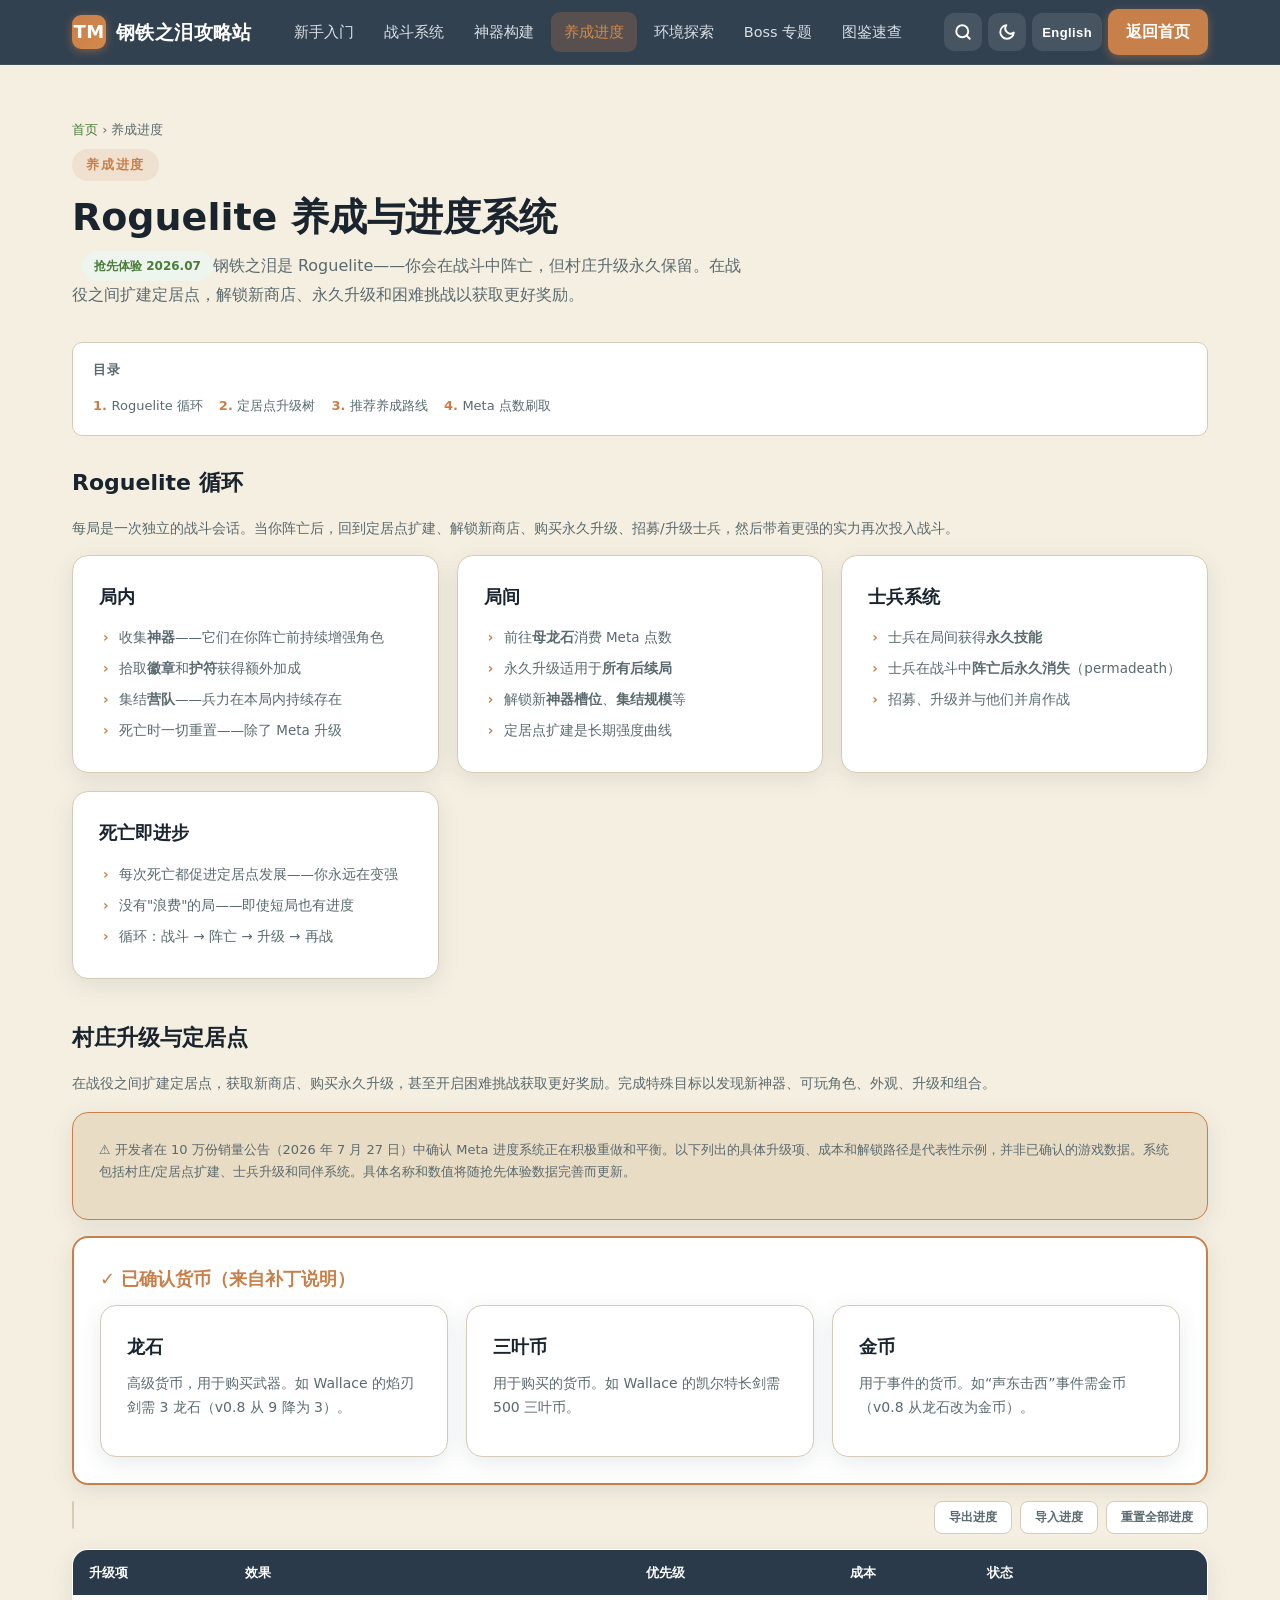
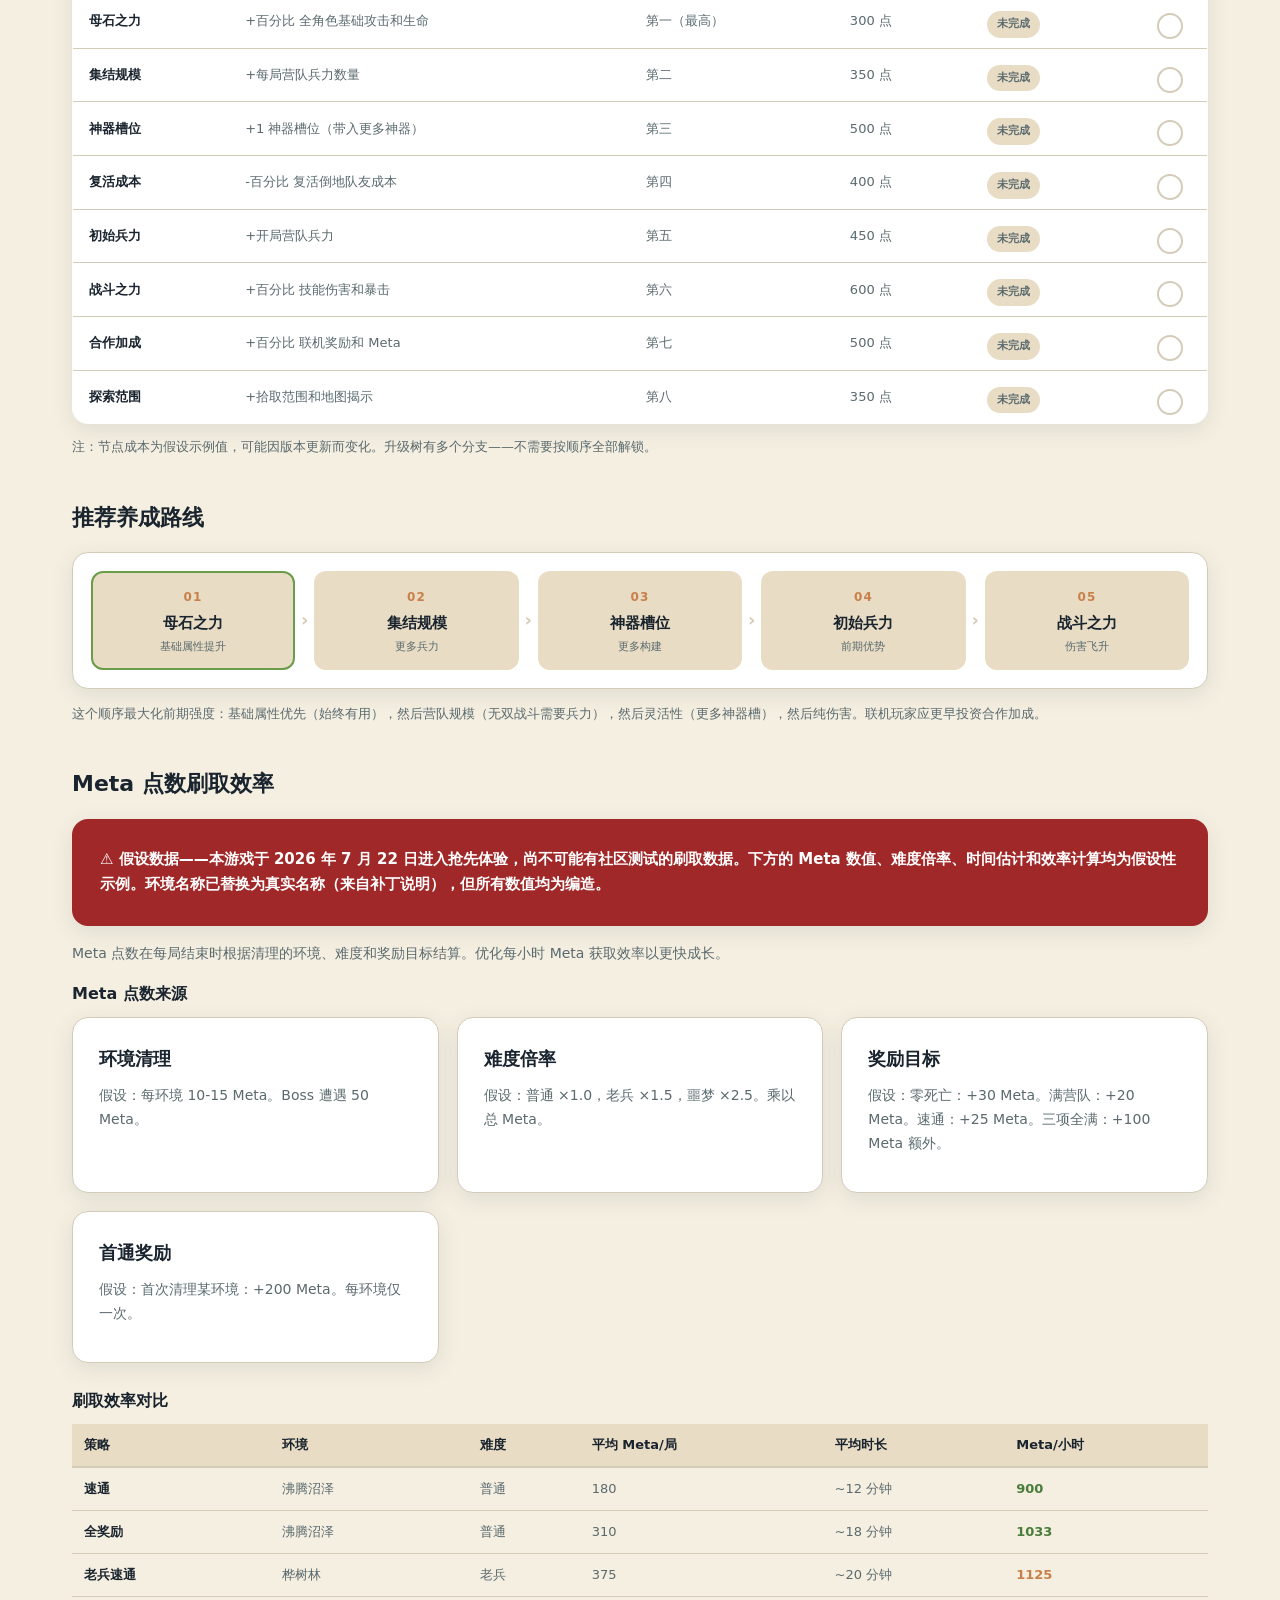
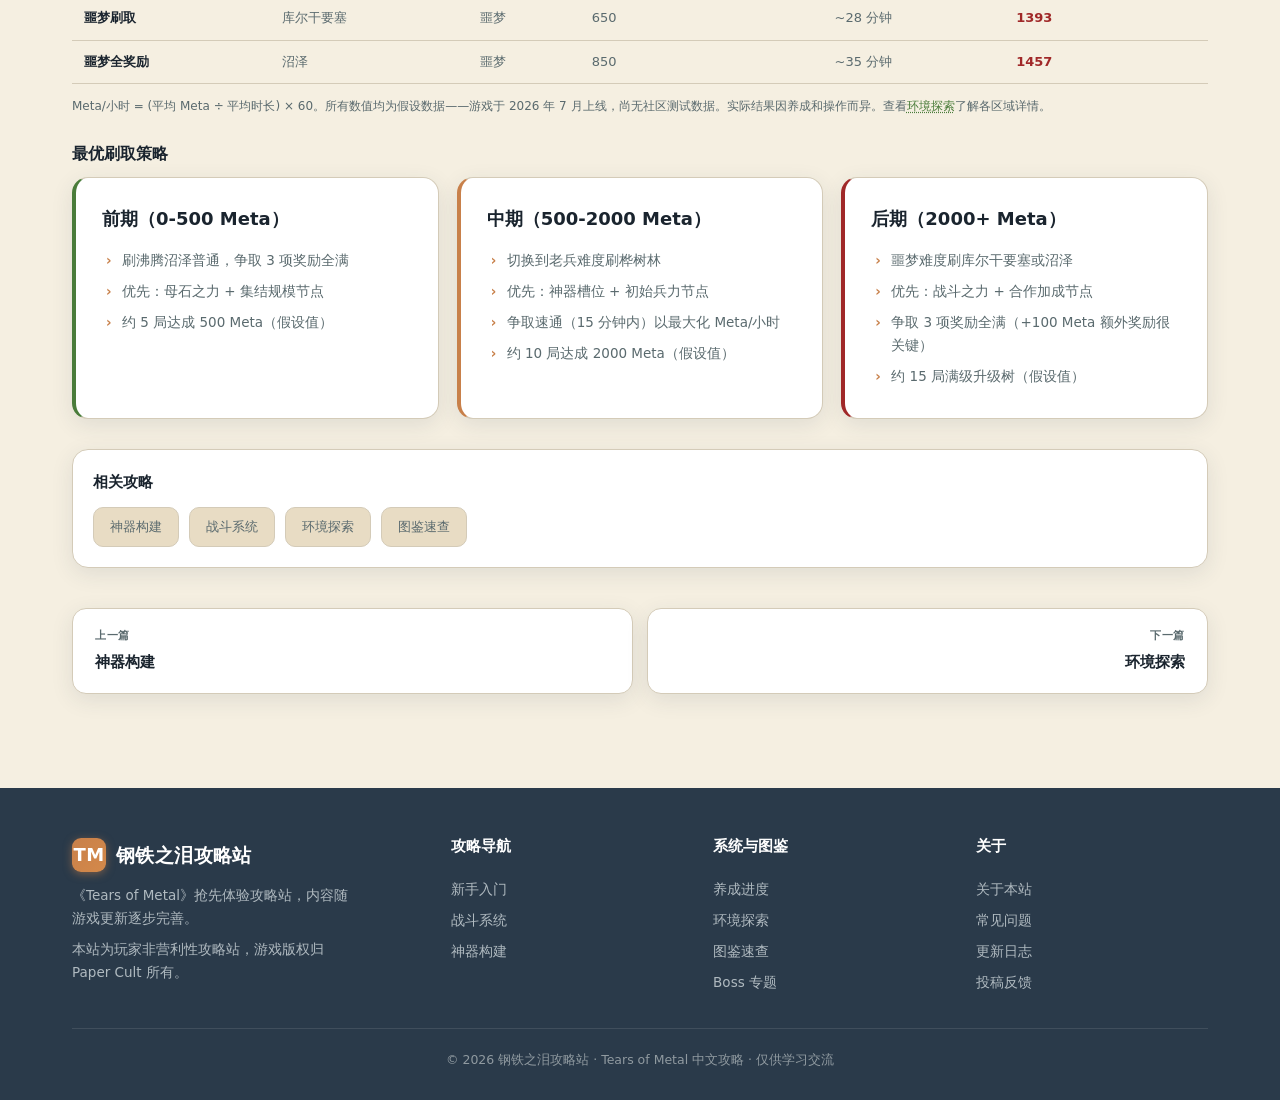
<file: economy.html>
<!DOCTYPE html>
<html lang="zh-CN">
<head>
<meta charset="UTF-8">
<meta name="viewport" content="width=device-width, initial-scale=1.0">
<link rel="canonical" href="https://tears-of-metal.yxhtl.com/economy.html">
<title>Roguelite 养成与进度系统 | Tears of Metal 钢铁之泪攻略</title>
<meta name="description" content="Tears of Metal Roguelite 养成系统详解：局间永久升级、定居点扩建、母龙石系统、推荐养成路线与刷取效率。">
<meta name="keywords" content="Tears of Metal养成,钢铁之泪进度,roguelite,定居点升级,永久升级,母龙石,局间,刷取效率">
<link rel="icon" type="image/svg+xml" href="favicon.svg">
<link rel="stylesheet" href="css/style.css">
<link rel="manifest" href="manifest.json">
<meta name="theme-color" content="#2a3a4a">
<script type="application/ld+json">
{"@context":"https://schema.org","@type":"Article","headline":"Tears of Metal Roguelite 养成与进度系统","inLanguage":"zh-CN","about":"Tears of Metal 局间永久升级、定居点扩建与母龙石系统","isPartOf":{"@type":"WebSite","name":"钢铁之泪攻略站"}}
</script>

    <meta property="og:title" content="Roguelite 养成与进度系统 | Tears of Metal 钢铁之泪攻略" />
    <meta property="og:description" content="Tears of Metal Roguelite 养成系统详解：局间永久升级、定居点扩建、母龙石系统、推荐养成路线与刷取效率。" />
    <meta property="og:type" content="website" />
    <meta property="og:locale" content="zh_CN" />
    <meta property="og:image" content="https://tears-of-metal.yxhtl.com/og-image.svg" />
<meta property="og:image:type" content="image/svg+xml" />
<meta property="og:image:width" content="1200" />
<meta property="og:image:height" content="630" />
<meta property="og:site_name" content="钢铁之泪攻略站" />
    <meta name="twitter:card" content="summary" />
<!-- Google tag (gtag.js) -->
<script>
  if (location.hostname === "tears-of-metal.yxhtl.com") {
    window.dataLayer = window.dataLayer || [];
    window.gtag = function(){ window.dataLayer.push(arguments); };
    gtag('js', new Date());
    gtag('config', 'G-5MD3PJP09L');
    var analyticsScript = document.createElement('script');
    analyticsScript.async = true;
    analyticsScript.src = 'https://www.googletagmanager.com/gtag/js?id=G-5MD3PJP09L';
    document.head.appendChild(analyticsScript);
  }
</script>
  </head>
<body>

<header class="nav">
  <div class="wrap nav-inner">
    <a href="index.html" class="brand"><span class="logo">TM</span><span data-i18n="brand">钢铁之泪攻略站</span></a>
    <nav class="nav-links" id="navLinks">
      <a href="getting-started.html" data-i18n="nav.getting-started">新手入门</a>
      <a href="combat.html" data-i18n="nav.combat">战斗系统</a>
      <a href="towers.html" data-i18n="nav.artifacts">神器构建</a>
      <a href="economy.html" class="active" data-i18n="nav.progression">养成进度</a>
      <a href="maps.html" data-i18n="nav.environments">环境探索</a>
      <a href="bosses.html" data-i18n="nav.bosses">Boss 专题</a>
      <a href="codex.html" data-i18n="nav.codex">图鉴速查</a>
    </nav>
    <div class="nav-utils">
      <button class="nav-btn search-btn" aria-label="搜索"><svg width="18" height="18" viewBox="0 0 24 24" fill="none" stroke="currentColor" stroke-width="2.5" stroke-linecap="round" stroke-linejoin="round"><circle cx="11" cy="11" r="8"/><line x1="21" y1="21" x2="16.65" y2="16.65"/></svg></button>
      <button class="nav-btn dark-btn" aria-label="暗色模式"><svg width="18" height="18" viewBox="0 0 24 24" fill="none" stroke="currentColor" stroke-width="2.5" stroke-linecap="round" stroke-linejoin="round"><path d="M21 12.79A9 9 0 1 1 11.21 3 7 7 0 0 0 21 12.79z"/></svg></button>
      <button class="nav-btn lang-btn" aria-label="语言">English</button>
      <a href="index.html" class="nav-cta" data-i18n="nav.cta.home">返回首页</a>
    </div>
    <button class="burger" id="burger" aria-label="菜单"><span></span><span></span><span></span></button>
  </div>
</header>

<section id="top" class="section-anchor" style="padding-top:54px">
  <div class="wrap">
    <div class="breadcrumb"><a href="index.html" data-en="Home">首页</a> <span>›</span> <span data-en="Progression">养成进度</span></div>
    <span class="eyebrow" data-en="Roguelite Progression">养成进度</span>
    <h2 class="title" data-en="Roguelite Progression System">Roguelite 养成与进度系统</h2>
    <p class="subtitle" data-en="Tears of Metal is a roguelite — you will fall in battle, but your village upgrades persist. Expand your settlement between campaigns to unlock new shops, permanent upgrades, and difficult challenges for greater rewards."><span class="ver-tag" data-en="Early Access 2026.07">抢先体验 2026.07</span>钢铁之泪是 Roguelite——你会在战斗中阵亡，但村庄升级永久保留。在战役之间扩建定居点，解锁新商店、永久升级和困难挑战以获取更好奖励。</p>

    <div class="toc-box">
      <h4 data-en="Contents">目录</h4>
      <ol>
        <li><a href="#loop" data-en="Roguelite Loop">Roguelite 循环</a></li>
        <li><a href="#meta-tree" data-en="Settlement Upgrade Tree">定居点升级树</a></li>
        <li><a href="#build-order" data-en="Recommended Build Order">推荐养成路线</a></li>
        <li><a href="#farming" data-en="Meta Point Farming">Meta 点数刷取</a></li>
      </ol>
    </div>

    <!-- Roguelite Loop -->
    <h3 id="loop" class="section-anchor" style="font-size:22px;color:var(--ink);margin-bottom:16px" data-en="Roguelite Loop">Roguelite 循环</h3>
    <p style="margin-bottom:14px;color:var(--ink-soft);font-size:14px" data-en="Each run is a self-contained combat session. When you fall, you return to your settlement to expand it, unlock new shops, buy permanent upgrades, and recruit/upgrade soldiers, then dive back in stronger.">每局是一次独立的战斗会话。当你阵亡后，回到定居点扩建、解锁新商店、购买永久升级、招募/升级士兵，然后带着更强的实力再次投入战斗。</p>
    <div class="feature-grid">
      <div class="fcard"><h4 data-en="During a Run">局内</h4><ul>
        <li data-en="Collect <b>artifacts</b> — they enhance your character until you fall">收集<b>神器</b>——它们在你阵亡前持续增强角色</li>
        <li data-en="Pick up <b>emblems</b> and <b>charms</b> for additional bonuses">拾取<b>徽章</b>和<b>护符</b>获得额外加成</li>
        <li data-en="Rally your <b>battalion</b> — forces persist within the run">集结<b>营队</b>——兵力在本局内持续存在</li>
        <li data-en="Everything resets when you die — except Meta upgrades">死亡时一切重置——除了 Meta 升级</li>
      </ul></div>
      <div class="fcard"><h4 data-en="Between Runs">局间</h4><ul>
        <li data-en="Visit the <b>Mother Dragon Stone</b> to spend Meta points">前往<b>母龙石</b>消费 Meta 点数</li>
        <li data-en="Permanent upgrades apply to <b>all future runs</b>">永久升级适用于<b>所有后续局</b></li>
        <li data-en="Unlock new <b>artifact slots</b>, <b>rally size</b>, and more">解锁新<b>神器槽位</b>、<b>集结规模</b>等</li>
        <li data-en="Meta tree is the long-term power curve">定居点扩建是长期强度曲线</li>
      </ul></div>
      <div class="fcard"><h4 data-en="Soldier System">士兵系统</h4><ul>
        <li data-en="Soldiers gain <b>permanent skills</b> between campaigns">士兵在局间获得<b>永久技能</b></li>
        <li data-en="If a soldier <b>falls in battle, they are lost forever</b> (permadeath)">士兵在战斗中<b>阵亡后永久消失</b>（permadeath）</li>
        <li data-en="Recruit, upgrade and fight alongside them">招募、升级并与他们并肩作战</li>
      </ul></div>
      <div class="fcard"><h4 data-en="Death Is Progress">死亡即进步</h4><ul>
        <li data-en="Every death feeds your settlement growth — you always get stronger">每次死亡都促进定居点发展——你永远在变强</li>
        <li data-en="No run is "wasted" — even short runs earn progress">没有"浪费"的局——即使短局也有进度</li>
        <li data-en="The loop: fight → fall → upgrade → fight again">循环：战斗 → 阵亡 → 升级 → 再战</li>
      </ul></div>
    </div>

    <!-- Meta Upgrade Tree -->
    <h3 id="meta-tree" class="section-anchor" style="font-size:22px;color:var(--ink);margin:40px 0 16px" data-en="Village Upgrades & Settlement">村庄升级与定居点</h3>
    <p style="margin-bottom:16px;color:var(--ink-soft);font-size:14px" data-en="Between campaigns, expand your settlement to gain access to new shops and buy permanent upgrades or even unlock difficult challenges for greater rewards. Complete special objectives to discover new artifacts, playable characters, cosmetics, upgrades and combos.">在战役之间扩建定居点，获取新商店、购买永久升级，甚至开启困难挑战获取更好奖励。完成特殊目标以发现新神器、可玩角色、外观、升级和组合。</p>
    <div class="fcard" style="margin-bottom:16px;background:var(--parchment);border-color:var(--copper)">
      <p style="font-size:13px;color:var(--ink-soft)" data-en="⚠ The developer confirmed in the 100k copies announcement (July 27, 2026) that the meta-progression system is being actively reworked and balanced. The specific upgrades, costs, and unlock paths listed below are representative examples, not confirmed game data. The system includes village/settlement expansion, soldier upgrades, and companion systems. Specific names and values will be updated as Early Access data becomes available.">⚠ 开发者在 10 万份销量公告（2026 年 7 月 27 日）中确认 Meta 进度系统正在积极重做和平衡。以下列出的具体升级项、成本和解锁路径是代表性示例，并非已确认的游戏数据。系统包括村庄/定居点扩建、士兵升级和同伴系统。具体名称和数值将随抢先体验数据完善而更新。</p>
    </div>

    <div class="fcard" style="margin-bottom:16px;border:2px solid var(--copper)">
      <h4 style="color:var(--copper)" data-en="✓ Confirmed Currencies (from patch notes)">✓ 已确认货币（来自补丁说明）</h4>
      <div class="feature-grid" style="margin-top:10px">
        <div class="fcard"><h4 data-en="Dragonstones">龙石</h4><p data-en="Premium currency used for weapon purchases. E.g., Wallace's Flamberge costs 3 Dragonstones (reduced from 9 in v0.8).">高级货币，用于购买武器。如 Wallace 的焰刃剑需 3 龙石（v0.8 从 9 降为 3）。</p></div>
        <div class="fcard"><h4 data-en="Triskelle">三叶币</h4><p data-en="Currency used for purchases. E.g., Wallace's Celtic Longsword costs 500 triskelle.">用于购买的货币。如 Wallace 的凯尔特长剑需 500 三叶币。</p></div>
        <div class="fcard"><h4 data-en="Coins">金币</h4><p data-en="Currency used for events. E.g., the 'A Distraction' event costs coins (changed from Dragonstones in v0.8).">用于事件的货币。如“声东击西”事件需金币（v0.8 从龙石改为金币）。</p></div>
      </div>
    </div>
    <div class="progress-header">
      <div class="pbar" data-progress-bar="meta">
        <div class="pbar-fill" style="width:0"></div>
        <div class="pbar-text">0 / 0  (0%)</div>
      </div>
      <div class="progress-actions">
        <button data-action="export-progress" data-i18n="progress.export">导出进度</button>
        <button data-action="import-progress" data-i18n="progress.import">导入进度</button>
        <button data-action="reset-progress" data-i18n="progress.reset">重置全部进度</button>
      </div>
    </div>
    <table class="data-table">
      <thead><tr>
        <th data-en="Upgrade">升级项</th>
        <th data-en="Effect">效果</th>
        <th data-en="Priority">优先级</th>
        <th data-en="Cost">成本</th>
        <th data-en="Status">状态</th>
      </tr></thead>
      <tbody>
        <tr>
          <td><b data-en="Stone Power">母石之力</b></td>
          <td data-en="+% base ATK and HP for all characters">+百分比 全角色基础攻击和生命</td>
          <td data-en="1st (highest)">第一（最高）</td>
          <td data-en="300 pts">300 点</td>
          <td><div data-track="meta-stone-power" data-track-type="task" data-track-group="meta"><span class="track-label">未完成</span></div></td>
        </tr>
        <tr>
          <td><b data-en="Rally Size">集结规模</b></td>
          <td data-en="+battalion force count per run">+每局营队兵力数量</td>
          <td data-en="2nd">第二</td>
          <td data-en="350 pts">350 点</td>
          <td><div data-track="meta-rally-size" data-track-type="task" data-track-group="meta"><span class="track-label">未完成</span></div></td>
        </tr>
        <tr>
          <td><b data-en="Artifact Slot">神器槽位</b></td>
          <td data-en="+1 artifact slot (carry more into runs)">+1 神器槽位（带入更多神器）</td>
          <td data-en="3rd">第三</td>
          <td data-en="500 pts">500 点</td>
          <td><div data-track="meta-artifact-slot" data-track-type="task" data-track-group="meta"><span class="track-label">未完成</span></div></td>
        </tr>
        <tr>
          <td><b data-en="Revive Cost">复活成本</b></td>
          <td data-en="-% cost to revive downed teammates">-百分比 复活倒地队友成本</td>
          <td data-en="4th">第四</td>
          <td data-en="400 pts">400 点</td>
          <td><div data-track="meta-revive" data-track-type="task" data-track-group="meta"><span class="track-label">未完成</span></div></td>
        </tr>
        <tr>
          <td><b data-en="Starting Force">初始兵力</b></td>
          <td data-en="+battalion forces at run start">+开局营队兵力</td>
          <td data-en="5th">第五</td>
          <td data-en="450 pts">450 点</td>
          <td><div data-track="meta-starting-force" data-track-type="task" data-track-group="meta"><span class="track-label">未完成</span></div></td>
        </tr>
        <tr>
          <td><b data-en="Combat Power">战斗之力</b></td>
          <td data-en="+% ability damage and crit">+百分比 技能伤害和暴击</td>
          <td data-en="6th">第六</td>
          <td data-en="600 pts">600 点</td>
          <td><div data-track="meta-combat-power" data-track-type="task" data-track-group="meta"><span class="track-label">未完成</span></div></td>
        </tr>
        <tr>
          <td><b data-en="Co-op Bonus">合作加成</b></td>
          <td data-en="+% rewards and Meta in co-op">+百分比 联机奖励和 Meta</td>
          <td data-en="7th">第七</td>
          <td data-en="500 pts">500 点</td>
          <td><div data-track="meta-coop-bonus" data-track-type="task" data-track-group="meta"><span class="track-label">未完成</span></div></td>
        </tr>
        <tr>
          <td><b data-en="Explore Range">探索范围</b></td>
          <td data-en="+pickup range and map reveal">+拾取范围和地图揭示</td>
          <td data-en="8th">第八</td>
          <td data-en="350 pts">350 点</td>
          <td><div data-track="meta-explore-range" data-track-type="task" data-track-group="meta"><span class="track-label">未完成</span></div></td>
        </tr>
      </tbody>
    </table>
    <p style="margin-top:12px;color:var(--ink-soft);font-size:13px" data-en="Note: Node costs are HYPOTHETICAL examples and may change with updates. The upgrade tree has multiple branches — you don't need to unlock everything in order.">注：节点成本为假设示例值，可能因版本更新而变化。升级树有多个分支——不需要按顺序全部解锁。</p>

    <!-- Recommended Build Order -->
    <h3 id="build-order" class="section-anchor" style="font-size:22px;color:var(--ink);margin:40px 0 16px" data-en="Recommended Build Order">推荐养成路线</h3>
    <div class="biome-progression">
      <div class="bp-node active"><div class="bp-step" data-en="01">01</div><div class="bp-name" data-en="Stone Power">母石之力</div><div class="bp-info" data-en="Base stats up">基础属性提升</div></div>
      <div class="bp-arrow">›</div>
      <div class="bp-node"><div class="bp-step" data-en="02">02</div><div class="bp-name" data-en="Rally Size">集结规模</div><div class="bp-info" data-en="More forces">更多兵力</div></div>
      <div class="bp-arrow">›</div>
      <div class="bp-node"><div class="bp-step" data-en="03">03</div><div class="bp-name" data-en="Artifact Slot">神器槽位</div><div class="bp-info" data-en="More builds">更多构建</div></div>
      <div class="bp-arrow">›</div>
      <div class="bp-node"><div class="bp-step" data-en="04">04</div><div class="bp-name" data-en="Starting Force">初始兵力</div><div class="bp-info" data-en="Early advantage">前期优势</div></div>
      <div class="bp-arrow">›</div>
      <div class="bp-node"><div class="bp-step" data-en="05">05</div><div class="bp-name" data-en="Combat Power">战斗之力</div><div class="bp-info" data-en="Damage spike">伤害飞升</div></div>
    </div>
    <p style="color:var(--ink-soft);font-size:13px;margin-top:-20px" data-en="This order maximizes early power: base stats first (always useful), then battalion size (musou combat needs forces), then flexibility (more artifact slots), then raw damage. Co-op players should prioritize Co-op Bonus earlier.">这个顺序最大化前期强度：基础属性优先（始终有用），然后营队规模（无双战斗需要兵力），然后灵活性（更多神器槽），然后纯伤害。联机玩家应更早投资合作加成。</p>

    <!-- Meta Point Farming -->
    <h3 id="farming" class="section-anchor" style="font-size:22px;color:var(--ink);margin:40px 0 16px" data-en="Meta Point Farming Efficiency">Meta 点数刷取效率</h3>
    <div class="fcard" style="margin-bottom:16px;background:var(--crimson);border:2px solid var(--crimson);color:#fff">
      <p style="font-size:15px;font-weight:700;margin:0;color:#fff" data-en="⚠ HYPOTHETICAL DATA — The game launched on July 22, 2026 in Early Access. It is impossible for community-tested farming data to exist yet. The Meta values, difficulty multipliers, time estimates, and efficiency calculations below are ALL HYPOTHETICAL for demonstration purposes. Environment names are real (confirmed from patch notes), but all numbers are fabricated.">⚠ 假设数据——本游戏于 2026 年 7 月 22 日进入抢先体验，尚不可能有社区测试的刷取数据。下方的 Meta 数值、难度倍率、时间估计和效率计算均为假设性示例。环境名称已替换为真实名称（来自补丁说明），但所有数值均为编造。</p>
    </div>
    <p style="margin-bottom:14px;color:var(--ink-soft);font-size:14px" data-en="Meta points are earned at run end based on environments cleared, difficulty, and bonus objectives. Optimize your Meta/hour rate to progress faster.">Meta 点数在每局结束时根据清理的环境、难度和奖励目标结算。优化每小时 Meta 获取效率以更快成长。</p>

    <h4 style="font-size:16px;color:var(--ink);margin-bottom:10px" data-en="Meta Point Sources">Meta 点数来源</h4>
    <div class="feature-grid" style="margin-bottom:24px">
      <div class="fcard"><h4 data-en="Environment Clear">环境清理</h4><p data-en="Hypothetical: 10-15 Meta per environment cleared. Boss encounters give 50 Meta.">假设：每环境 10-15 Meta。Boss 遭遇 50 Meta。</p></div>
      <div class="fcard"><h4 data-en="Difficulty Multiplier">难度倍率</h4><p data-en="Hypothetical: Normal ×1.0, Veteran ×1.5, Nightmare ×2.5. Applied to total Meta earned.">假设：普通 ×1.0，老兵 ×1.5，噩梦 ×2.5。乘以总 Meta。</p></div>
      <div class="fcard"><h4 data-en="Bonus Objectives">奖励目标</h4><p data-en="Hypothetical: No deaths: +30 Meta. Full battalion: +20 Meta. Speed clear: +25 Meta. All three: +100 Meta bonus.">假设：零死亡：+30 Meta。满营队：+20 Meta。速通：+25 Meta。三项全满：+100 Meta 额外。</p></div>
      <div class="fcard"><h4 data-en="First Clear Bonus">首通奖励</h4><p data-en="Hypothetical: First time clearing an environment: +200 Meta. One-time only per environment.">假设：首次清理某环境：+200 Meta。每环境仅一次。</p></div>
    </div>

    <h4 style="font-size:16px;color:var(--ink);margin-bottom:10px" data-en="Farming Efficiency Comparison">刷取效率对比</h4>
    <table class="syn-map-table">
      <thead>
        <tr>
          <th data-en="Strategy">策略</th>
          <th data-en="Environment">环境</th>
          <th data-en="Difficulty">难度</th>
          <th data-en="Avg Meta/Run">平均 Meta/局</th>
          <th data-en="Avg Time">平均时长</th>
          <th data-en="Meta/Hour">Meta/小时</th>
        </tr>
      </thead>
      <tbody>
        <tr>
          <td class="syn-formation" data-en="Speed Clear">速通</td>
          <td data-en="Boiling Mire">沸腾沼泽</td>
          <td data-en="Normal">普通</td>
          <td>180</td>
          <td data-en="~12 min">~12 分钟</td>
          <td><b style="color:var(--moss)">900</b></td>
        </tr>
        <tr>
          <td class="syn-formation" data-en="Full Bonus">全奖励</td>
          <td data-en="Boiling Mire">沸腾沼泽</td>
          <td data-en="Normal">普通</td>
          <td>310</td>
          <td data-en="~18 min">~18 分钟</td>
          <td><b style="color:var(--moss)">1033</b></td>
        </tr>
        <tr>
          <td class="syn-formation" data-en="Veteran Speed">老兵速通</td>
          <td data-en="Birchtrees">桦树林</td>
          <td data-en="Veteran">老兵</td>
          <td>375</td>
          <td data-en="~20 min">~20 分钟</td>
          <td><b style="color:var(--copper)">1125</b></td>
        </tr>
        <tr>
          <td class="syn-formation" data-en="Nightmare Farm">噩梦刷取</td>
          <td data-en="Kurgan Fortress">库尔干要塞</td>
          <td data-en="Nightmare">噩梦</td>
          <td>650</td>
          <td data-en="~28 min">~28 分钟</td>
          <td><b style="color:var(--crimson)">1393</b></td>
        </tr>
        <tr>
          <td class="syn-formation" data-en="Nightmare Full Bonus">噩梦全奖励</td>
          <td data-en="Swamp">沼泽</td>
          <td data-en="Nightmare">噩梦</td>
          <td>850</td>
          <td data-en="~35 min">~35 分钟</td>
          <td><b style="color:var(--crimson)">1457</b></td>
        </tr>
      </tbody>
    </table>
    <p style="margin-top:-12px;margin-bottom:24px;color:var(--ink-soft);font-size:12px" data-en="Meta/Hour = (Avg Meta ÷ Avg Time) × 60. All values are HYPOTHETICAL — the game launched July 2026 and no community testing data exists yet. Your results may vary based on build and skill. See the <a class='xref' href='maps.html'>Environments</a> page for details on each area.">Meta/小时 = (平均 Meta ÷ 平均时长) × 60。所有数值均为假设数据——游戏于 2026 年 7 月上线，尚无社区测试数据。实际结果因养成和操作而异。查看<a class="xref" href="maps.html">环境探索</a>了解各区域详情。</p>

    <h4 style="font-size:16px;color:var(--ink);margin-bottom:10px" data-en="Optimal Farming Strategy">最优刷取策略</h4>
    <div class="feature-grid">
      <div class="fcard" style="border-left:4px solid var(--moss)">
        <h4 data-en="Early Game (0-500 Meta)">前期（0-500 Meta）</h4>
        <ul>
          <li data-en="Run Boiling Mire on Normal, aim for all 3 bonus objectives">刷沸腾沼泽普通，争取 3 项奖励全满</li>
          <li data-en="Focus: Stone Power + Rally Size nodes first">优先：母石之力 + 集结规模节点</li>
          <li data-en="~5 runs to reach 500 Meta (hypothetical)">约 5 局达成 500 Meta（假设值）</li>
        </ul>
      </div>
      <div class="fcard" style="border-left:4px solid var(--copper)">
        <h4 data-en="Mid Game (500-2000 Meta)">中期（500-2000 Meta）</h4>
        <ul>
          <li data-en="Switch to Veteran difficulty on Birchtrees">切换到老兵难度刷桦树林</li>
          <li data-en="Focus: Artifact Slot + Starting Force nodes">优先：神器槽位 + 初始兵力节点</li>
          <li data-en="Aim for speed clears (under 15 min) for best Meta/hour">争取速通（15 分钟内）以最大化 Meta/小时</li>
          <li data-en="~10 runs to reach 2000 Meta (hypothetical)">约 10 局达成 2000 Meta（假设值）</li>
        </ul>
      </div>
      <div class="fcard" style="border-left:4px solid var(--crimson)">
        <h4 data-en="Late Game (2000+ Meta)">后期（2000+ Meta）</h4>
        <ul>
          <li data-en="Nightmare on Kurgan Fortress or Swamp">噩梦难度刷库尔干要塞或沼泽</li>
          <li data-en="Focus: Combat Power + Co-op Bonus nodes">优先：战斗之力 + 合作加成节点</li>
          <li data-en="Aim for all 3 bonus objectives (+100 Meta bonus is huge)">争取 3 项奖励全满（+100 Meta 额外奖励很关键）</li>
          <li data-en="~15 runs to max out the upgrade tree (hypothetical)">约 15 局满级升级树（假设值）</li>
        </ul>
      </div>
    </div>

    <!-- 交叉引用 -->
    <div class="cross-links">
      <h4 data-en="Related Guides">相关攻略</h4>
      <div class="cl-list">
        <a href="towers.html" data-en="Artifacts">神器构建</a>
        <a href="combat.html" data-en="Combat">战斗系统</a>
        <a href="maps.html" data-en="Environments">环境探索</a>
        <a href="codex.html" data-en="Codex">图鉴速查</a>
      </div>
    </div>

    <!-- 上下篇导航 -->
    <div class="page-nav">
      <a href="towers.html"><div class="pn-label" data-en="Previous">上一篇</div><div class="pn-title" data-en="Artifacts & Builds">神器构建</div></a>
      <a href="maps.html"><div class="pn-label" data-en="Next">下一篇</div><div class="pn-title" data-en="Environments">环境探索</div></a>
    </div>
  </div>
</section>

<footer>
  <div class="wrap">
    <div class="foot-grid">
      <div class="foot-brand">
        <a href="index.html" class="brand" style="color:#fff"><span class="logo">TM</span><span data-en="Tears of Metal Guide">钢铁之泪攻略站</span></a>
        <p data-i18n="foot.branddesc">《Tears of Metal》抢先体验攻略站，内容随游戏更新逐步完善。</p>
        <p class="disclaimer" data-en="This is a non-profit fan guide site. Game rights belong to Paper Cult.">本站为玩家非营利性攻略站，游戏版权归 Paper Cult 所有。</p>
      </div>
      <div><h4 data-i18n="foot.nav">攻略导航</h4><a href="getting-started.html" data-en="Beginner">新手入门</a><a href="combat.html" data-en="Combat">战斗系统</a><a href="towers.html" data-en="Artifacts">神器构建</a></div>
      <div><h4 data-i18n="foot.systems">系统与图鉴</h4><a href="economy.html" data-en="Progression">养成进度</a><a href="maps.html" data-en="Environments">环境探索</a><a href="codex.html" data-en="Codex">图鉴速查</a><a href="bosses.html" data-en="Bosses">Boss 专题</a></div>
      <div><h4 data-i18n="foot.about">关于</h4><a href="about.html" data-i18n="foot.aboutus">关于本站</a><a href="faq.html" data-en="FAQ">常见问题</a><a href="changelog.html" data-i18n="foot.changelog">更新日志</a><a href="https://github.com/yxhtl/tears-of-metal-guide/issues" target="_blank" rel="noopener" data-i18n="foot.feedback">投稿反馈</a></div>
    </div>
    <div class="foot-bottom" data-i18n="foot.copy">© 2026 钢铁之泪攻略站 · Tears of Metal 中文攻略 · 仅供学习交流</div>
  </div>
</footer>

<button id="toTop" aria-label="返回顶部" data-en="Top">顶部</button>
<div class="search-overlay" id="searchOverlay">
  <div class="search-panel">
    <div class="search-input-wrap">
      <span class="s-ico"></span>
      <input type="text" placeholder="搜索攻略、神器、环境…">
      <button class="search-close" aria-label="关闭">×</button>
    </div>
    <div class="search-results"></div>
  </div>
</div>
<script src="js/common.js"></script>
</body>
</html>
</file>
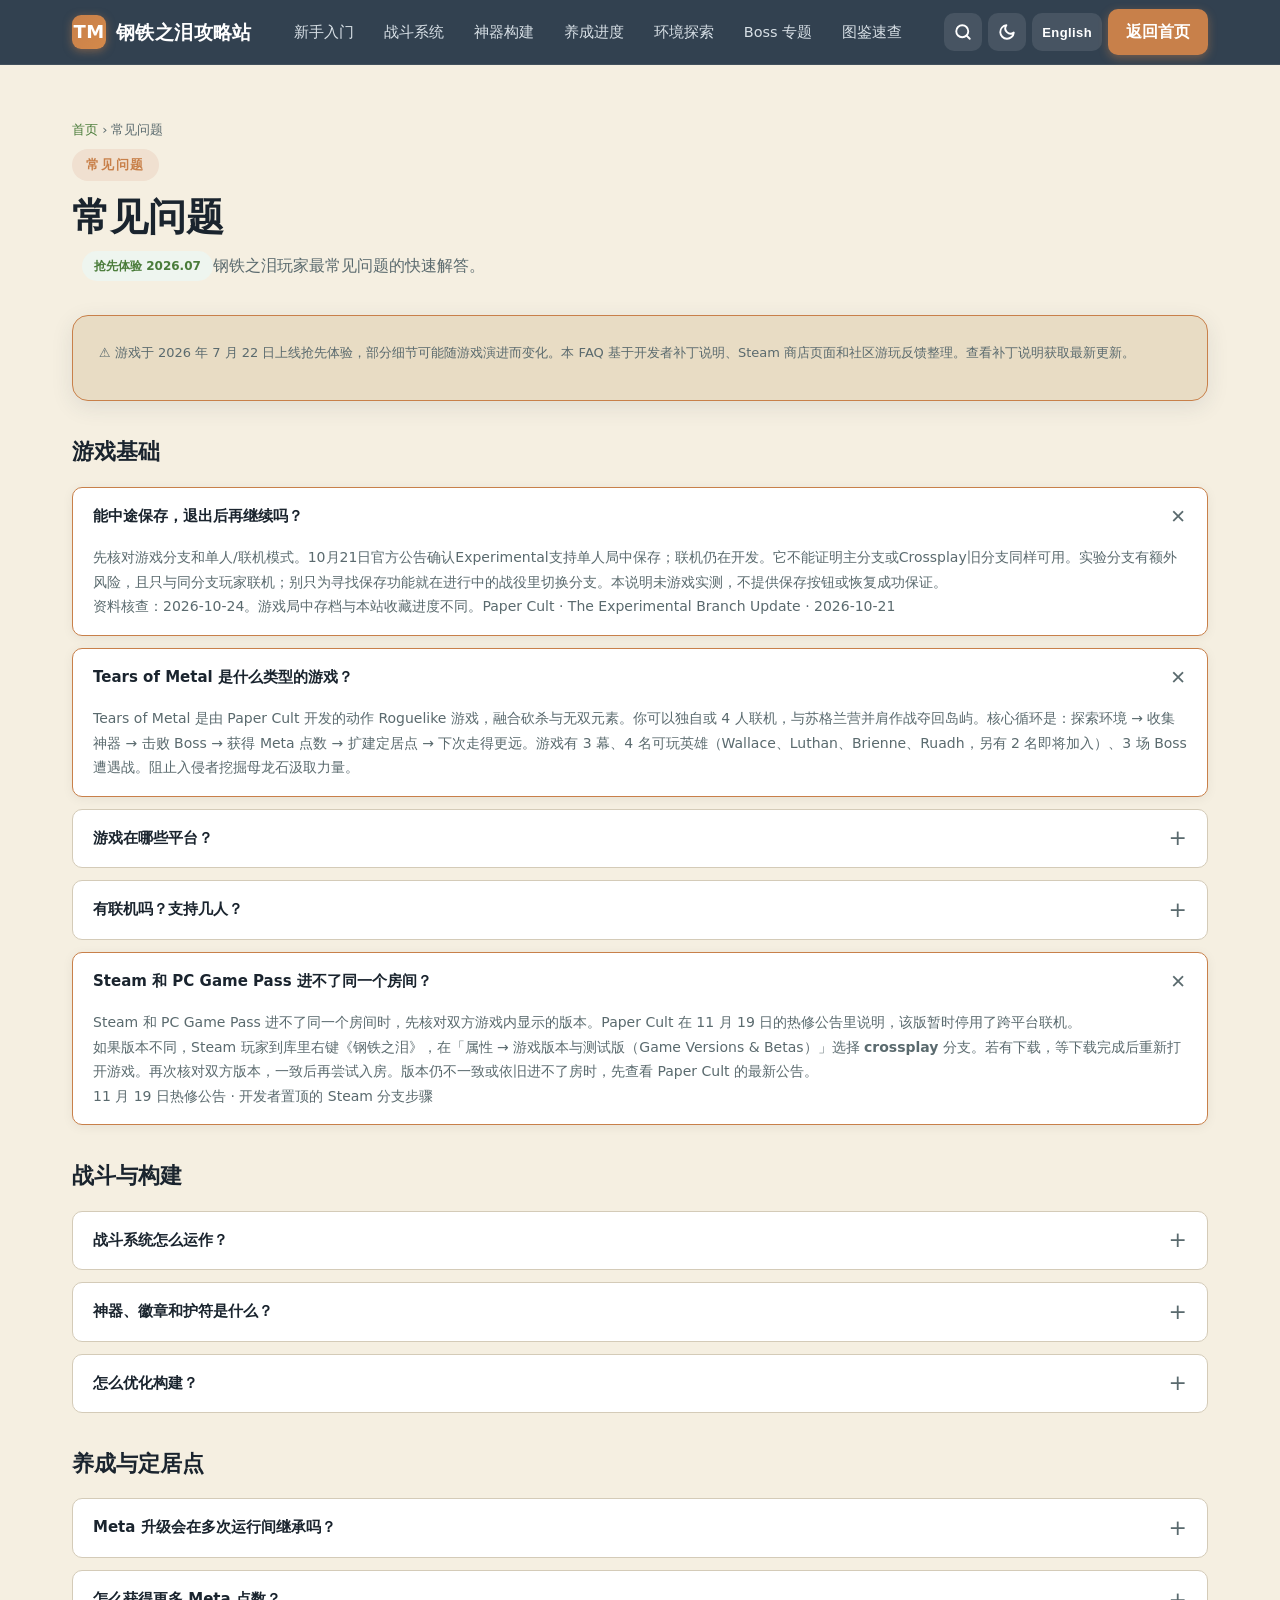
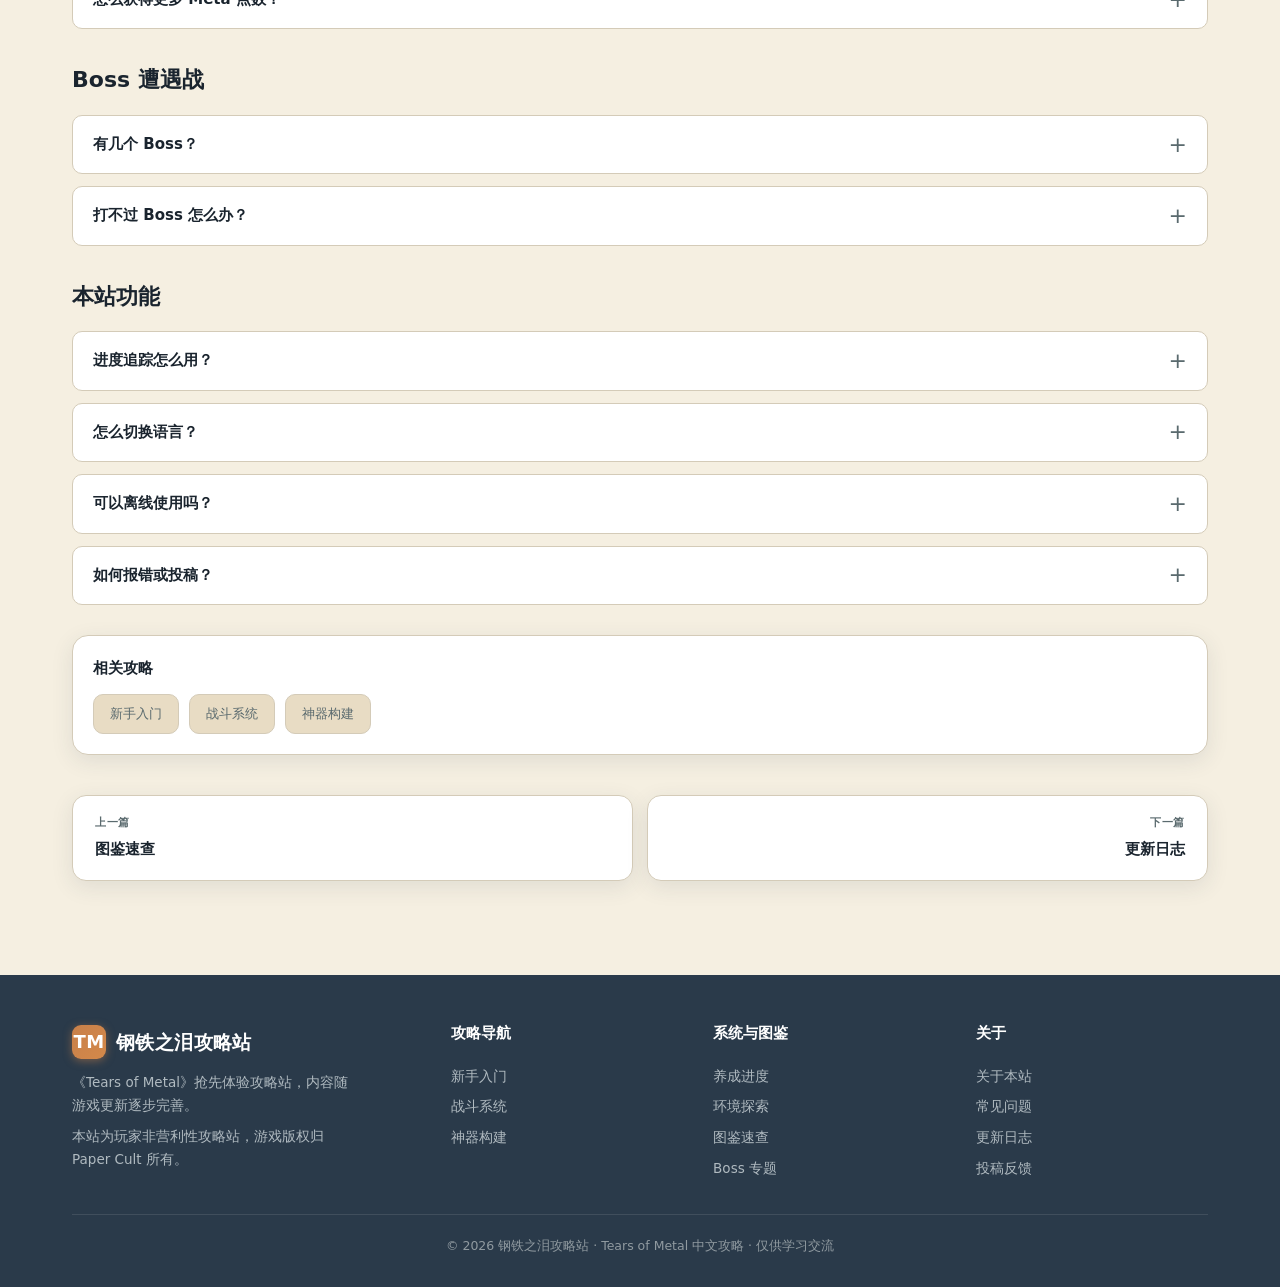
<file: faq.html>
<!DOCTYPE html>
<html lang="zh-CN">
<head>
<meta charset="UTF-8">
<meta name="viewport" content="width=device-width, initial-scale=1.0">
<link rel="canonical" href="https://tears-of-metal.yxhtl.com/faq.html">
<title>常见问题 | Tears of Metal 钢铁之泪攻略</title>
<meta name="description" content="钢铁之泪攻略站FAQ：游戏基础、战斗系统、神器构建、养成进度、Boss遭遇战等常见问题解答。">
<meta name="keywords" content="Tears of Metal FAQ,钢铁之泪常见问题,攻略问答,抢先体验">
<link rel="icon" type="image/svg+xml" href="favicon.svg">
<link rel="stylesheet" href="css/style.css">
<link rel="manifest" href="manifest.json">
<meta name="theme-color" content="#2a3a4a">
<script type="application/ld+json">
{"@context":"https://schema.org","@type":"FAQPage","headline":"Tears of Metal 攻略站常见问题","inLanguage":"zh-CN","isPartOf":{"@type":"WebSite","name":"钢铁之泪攻略站"}}
</script>

    <meta property="og:title" content="常见问题 | Tears of Metal 钢铁之泪攻略" />
    <meta property="og:description" content="钢铁之泪攻略站FAQ：游戏基础、战斗系统、神器构建、养成进度、Boss遭遇战等常见问题解答。" />
    <meta property="og:type" content="website" />
    <meta property="og:locale" content="zh_CN" />
    <meta property="og:image" content="https://tears-of-metal.yxhtl.com/og-image.svg" />
<meta property="og:image:type" content="image/svg+xml" />
<meta property="og:image:width" content="1200" />
<meta property="og:image:height" content="630" />
<meta property="og:site_name" content="钢铁之泪攻略站" />
    <meta name="twitter:card" content="summary" />
<!-- Google tag (gtag.js) -->
<script>
  if (location.hostname === "tears-of-metal.yxhtl.com") {
    window.dataLayer = window.dataLayer || [];
    window.gtag = function(){ window.dataLayer.push(arguments); };
    gtag('js', new Date());
    gtag('config', 'G-5MD3PJP09L');
    var analyticsScript = document.createElement('script');
    analyticsScript.async = true;
    analyticsScript.src = 'https://www.googletagmanager.com/gtag/js?id=G-5MD3PJP09L';
    document.head.appendChild(analyticsScript);
  }
</script>
  </head>
<body>

<header class="nav">
  <div class="wrap nav-inner">
    <a href="index.html" class="brand"><span class="logo">TM</span><span data-i18n="brand">钢铁之泪攻略站</span></a>
    <nav class="nav-links" id="navLinks">
      <a href="getting-started.html" data-i18n="nav.getting-started">新手入门</a>
      <a href="combat.html" data-i18n="nav.combat">战斗系统</a>
      <a href="towers.html" data-i18n="nav.artifacts">神器构建</a>
      <a href="economy.html" data-i18n="nav.progression">养成进度</a>
      <a href="maps.html" data-i18n="nav.environments">环境探索</a>
      <a href="bosses.html" data-i18n="nav.bosses">Boss 专题</a>
      <a href="codex.html" data-i18n="nav.codex">图鉴速查</a>
    </nav>
    <div class="nav-utils">
      <button class="nav-btn search-btn" aria-label="搜索"><svg width="18" height="18" viewBox="0 0 24 24" fill="none" stroke="currentColor" stroke-width="2.5" stroke-linecap="round" stroke-linejoin="round"><circle cx="11" cy="11" r="8"/><line x1="21" y1="21" x2="16.65" y2="16.65"/></svg></button>
      <button class="nav-btn dark-btn" aria-label="暗色模式"><svg width="18" height="18" viewBox="0 0 24 24" fill="none" stroke="currentColor" stroke-width="2.5" stroke-linecap="round" stroke-linejoin="round"><path d="M21 12.79A9 9 0 1 1 11.21 3 7 7 0 0 0 21 12.79z"/></svg></button>
      <button class="nav-btn lang-btn" aria-label="语言">English</button>
      <a href="index.html" class="nav-cta" data-i18n="nav.cta.home">返回首页</a>
    </div>
    <button class="burger" id="burger" aria-label="菜单"><span></span><span></span><span></span></button>
  </div>
</header>

<section id="top" class="section-anchor" style="padding-top:54px">
  <div class="wrap">
    <div class="breadcrumb"><a href="index.html" data-en="Home">首页</a> <span>›</span> <span data-en="FAQ">常见问题</span></div>
    <span class="eyebrow" data-en="FAQ">常见问题</span>
    <h2 class="title" data-en="Frequently Asked Questions">常见问题</h2>
    <p class="subtitle" data-en="Quick answers to the most common questions from Tears of Metal players."><span class="ver-tag" data-en="Early Access 2026.07">抢先体验 2026.07</span>钢铁之泪玩家最常见问题的快速解答。</p>

    <div class="fcard" style="margin-bottom:20px;background:var(--parchment);border-color:var(--copper)">
      <p style="font-size:13px;color:var(--ink-soft)" data-en="⚠ The game launched in Early Access on July 22, 2026. Some details may change as the game evolves. This FAQ is based on developer patch notes, Steam store page, and community playthroughs. Check the <a href='https://steamcommunity.com/app/1913120/allnews/'>patch notes</a> for the latest updates.">⚠ 游戏于 2026 年 7 月 22 日上线抢先体验，部分细节可能随游戏演进而变化。本 FAQ 基于开发者补丁说明、Steam 商店页面和社区游玩反馈整理。查看<a href='https://steamcommunity.com/app/1913120/allnews/'>补丁说明</a>获取最新更新。</p>
    </div>

    <!-- Game Basics -->
    <h3 class="section-anchor" style="font-size:22px;color:var(--ink);margin:32px 0 16px" data-en="Game Basics">游戏基础</h3>
    <div class="faq-list">
      <details class="faq-item section-anchor" id="save-resume" open>
        <summary class="faq-q" data-en="Can I save mid-campaign and continue later?">能中途保存，退出后再继续吗？</summary>
        <div class="faq-a" data-en="&lt;p&gt;Check your branch and mode first. The October 21 announcement confirms solo mid-campaign saves on Experimental; co-op saves remain in development. This does not confirm the feature on the main or older Crossplay branch. Experimental has additional risks and only joins players on that branch. Avoid changing branches during a campaign just to find a save option. This is not playtested; no save-menu or recovery guarantee is provided.&lt;/p&gt;&lt;p&gt;Sources checked: 2026-10-24. Game saves are separate from this site’s collection progress. &lt;a href=&quot;https://steamcommunity.com/app/1913120/allnews/&quot;&gt;Paper Cult · The Experimental Branch Update · 2026-10-21&lt;/a&gt;&lt;/p&gt;"><p>先核对游戏分支和单人/联机模式。10月21日官方公告确认Experimental支持单人局中保存；联机仍在开发。它不能证明主分支或Crossplay旧分支同样可用。实验分支有额外风险，且只与同分支玩家联机；别只为寻找保存功能就在进行中的战役里切换分支。本说明未游戏实测，不提供保存按钮或恢复成功保证。</p><p>资料核查：2026-10-24。游戏局中存档与本站收藏进度不同。<a href="https://steamcommunity.com/app/1913120/allnews/">Paper Cult · The Experimental Branch Update · 2026-10-21</a></p></div>
      </details>
      <details class="faq-item" open>
        <summary class="faq-q" data-en="What kind of game is Tears of Metal?">Tears of Metal 是什么类型的游戏？</summary>
        <div class="faq-a" data-en="Tears of Metal is an action roguelike with hack-and-slash and musou elements, developed by Paper Cult. You fight solo or in 4-player co-op alongside your Scottish battalion to reclaim your island. The core loop is: explore environments → collect artifacts → defeat bosses → earn Meta points → expand settlement → push further next run. The game has 3 Acts, 4 playable heroes (Wallace, Luthan, Brienne, Ruadh, with 2 more coming soon), and 3 boss encounters. Stop the invader from carving into the Mother Dragon Stone to harvest its power.">Tears of Metal 是由 Paper Cult 开发的动作 Roguelike 游戏，融合砍杀与无双元素。你可以独自或 4 人联机，与苏格兰营并肩作战夺回岛屿。核心循环是：探索环境 → 收集神器 → 击败 Boss → 获得 Meta 点数 → 扩建定居点 → 下次走得更远。游戏有 3 幕、4 名可玩英雄（Wallace、Luthan、Brienne、Ruadh，另有 2 名即将加入）、3 场 Boss 遭遇战。阻止入侵者挖掘母龙石汲取力量。</div>
      </details>
      <details class="faq-item">
        <summary class="faq-q" data-en="Which platform is the game on?">游戏在哪些平台？</summary>
        <div class="faq-a" data-en="Tears of Metal is available on Steam (PC, App ID 1913120). The game launched in Early Access on July 22, 2026. Check the <a href='https://store.steampowered.com/app/1913120/Tears_of_Metal/' target='_blank' rel='noopener'>Steam store page</a> for the latest information.">Tears of Metal 可在 Steam（PC，App ID 1913120）上游玩。游戏于 2026 年 7 月 22 日进入抢先体验。请查看<a href='https://store.steampowered.com/app/1913120/Tears_of_Metal/' target='_blank' rel='noopener'>Steam 商店页面</a>获取最新信息。</div>
      </details>
      <details class="faq-item">
        <summary class="faq-q" data-en="Is there co-op? How many players?">有联机吗？支持几人？</summary>
        <div class="faq-a" data-en="Yes! Tears of Metal supports up to 4-player online co-op. You can play solo or team up with friends. Enemy count and HP scale with player count, but rewards also scale. See the <a class='xref' href='combat.html#co-op'>Co-op Tactics</a> section for details.">有！钢铁之泪支持最多 4 人在线联机。你可以独自游玩或和朋友组队。敌人数量和血量随玩家数缩放，但奖励也相应增加。详见<a class="xref" href="combat.html#co-op">合作战术</a>章节。</div>
      </details>
      <details class="faq-item section-anchor" id="crossplay" open>
        <summary class="faq-q" data-en="Can’t join a lobby between Steam and PC Game Pass?">Steam 和 PC Game Pass 进不了同一个房间？</summary>
        <div class="faq-a" data-en="&lt;p&gt;If Steam and PC Game Pass can’t join the same lobby, compare the version shown in each game. Paper Cult’s November 19 hotfix notes say crossplay was temporarily disabled for that release.&lt;/p&gt;&lt;p&gt;If the versions differ, on Steam right-click Tears of Metal in your Library, open Properties → Game Versions &amp;amp; Betas, and select &lt;strong&gt;crossplay&lt;/strong&gt;. When any download finishes, reopen the game, compare versions again, and try the lobby if they match. If the versions still differ or you still can’t join, check the latest Paper Cult announcements before retrying.&lt;/p&gt;&lt;p&gt;&lt;a href=&quot;https://steamcommunity.com/games/1913120/announcements/detail/698781869448102468&quot;&gt;November 19 hotfix notes&lt;/a&gt; · &lt;a href=&quot;https://steamcommunity.com/app/1913120/discussions/0/586181727714551399/&quot;&gt;Paper Cult’s Steam branch instructions&lt;/a&gt;&lt;/p&gt;"><p>Steam 和 PC Game Pass 进不了同一个房间时，先核对双方游戏内显示的版本。Paper Cult 在 11 月 19 日的热修公告里说明，该版暂时停用了跨平台联机。</p><p>如果版本不同，Steam 玩家到库里右键《钢铁之泪》，在「属性 → 游戏版本与测试版（Game Versions &amp; Betas）」选择 <strong>crossplay</strong> 分支。若有下载，等下载完成后重新打开游戏。再次核对双方版本，一致后再尝试入房。版本仍不一致或依旧进不了房时，先查看 Paper Cult 的最新公告。</p><p><a href="https://steamcommunity.com/games/1913120/announcements/detail/698781869448102468">11 月 19 日热修公告</a> · <a href="https://steamcommunity.com/app/1913120/discussions/0/586181727714551399/">开发者置顶的 Steam 分支步骤</a></p></div>
      </details>
    </div>

    <!-- Combat -->
    <h3 class="section-anchor" style="font-size:22px;color:var(--ink);margin:32px 0 16px" data-en="Combat & Builds">战斗与构建</h3>
    <div class="faq-list">
      <details class="faq-item">
        <summary class="faq-q" data-en="How does the combat system work?">战斗系统怎么运作？</summary>
        <div class="faq-a" data-en="Tears of Metal features hack-and-slash action with musou-style crowd combat. You use light and heavy attacks, dodge-roll with invincibility frames, and active abilities with cooldowns. Chaining attacks into combos is key to maximizing damage. Your Scottish battalion fights alongside you, providing additional DPS and distraction. See the <a class='xref' href='combat.html#mechanics'>Combat Mechanics</a> page for details.">钢铁之泪采用砍杀动作与无双式群战。你可以使用轻击和重击、带无敌帧的翻滚闪避、以及带冷却的主动技能。将攻击串联为连招是最大化伤害的关键。你的苏格兰营与你并肩作战，提供额外输出和牵制。详见<a class="xref" href="combat.html#mechanics">战斗机制</a>页面。</div>
      </details>
      <details class="faq-item">
        <summary class="faq-q" data-en="What are artifacts, emblems, and charms?">神器、徽章和护符是什么？</summary>
        <div class="faq-a" data-en="<b>Artifacts</b> are the core build system — 100+ unique items that boost stats like ATK, HP, crit, move speed, etc. They come in three categories: Offense, Defense, and Utility. <b>Emblems</b> are a core power system with 8 base families, each with Tier 1-3 emblems and cross-family synergy emblems. Ally emblems persist across runs until that ally dies (permadeath). <b>Charms</b> are purchasable accessories with passive effects — the demo alone featured 30+ Charms with rarity tiers. See the <a class='xref' href='towers.html#artifacts'>Artifacts & Builds</a> page for the full system."><b>神器</b>是核心构建系统——100+ 独特物品，提升攻击、生命、暴击、移速等属性。分为三类：攻击型、防御型、辅助型。<b>徽章</b>是核心力量系统，有 8 个基础家族，每个家族有 Tier 1-3 徽章和跨家族协同徽章。盟友徽章在局间继承，直到该盟友阵亡（永久死亡）。<b>护符</b>是可购买的饰品，提供被动效果——仅 Demo 就有 30+ 种护符，有稀有度等级。详见<a class="xref" href="towers.html#artifacts">神器构建</a>页面了解完整系统。</div>
      </details>
      <details class="faq-item">
        <summary class="faq-q" data-en="How do I optimize my build?">怎么优化构建？</summary>
        <div class="faq-a" data-en="Build optimization depends on your playstyle and the content you're tackling. Use the <a class='xref' href='towers.html#calc'>Build Calculator</a> to test different artifact + emblem + charm combinations. For boss fights, check the <a class='xref' href='bosses.html#builds'>Build Recommendations</a> table. Generally: pair offense artifacts with crit emblems for burst, defense artifacts with HP charms for survivability, and utility artifacts for mobility.">构建优化取决于你的操作风格和挑战的内容。使用<a class="xref" href="towers.html#calc">构建计算器</a>测试不同神器+徽章+护符组合。Boss 战请查看<a class="xref" href="bosses.html#builds">构建推荐</a>表。一般来说：攻击型神器搭配暴击徽章打爆发，防御型神器搭配生命护符提升生存，辅助型神器提升机动。</div>
      </details>
    </div>

    <!-- Progression -->
    <h3 class="section-anchor" style="font-size:22px;color:var(--ink);margin:32px 0 16px" data-en="Progression & Settlement">养成与定居点</h3>
    <div class="faq-list">
      <details class="faq-item">
        <summary class="faq-q" data-en="Do meta upgrades carry over between runs?">Meta 升级会在多次运行间继承吗？</summary>
        <div class="faq-a" data-en="Yes! This is the core roguelite mechanic. All settlement upgrades are permanent — they persist across all future runs. Even if you die, you keep your upgrades and start stronger next time. Focus on <b>Stone Power</b> (base ATK/HP boost) and <b>Rally Size</b> (more battalion forces) first. See the <a class='xref' href='economy.html#meta-tree'>Settlement Upgrade Tree</a> for the full tree.">是的！这是 roguelite 的核心机制。所有定居点升级都是永久的——在所有未来的运行中保留。即使你死了，升级也保留，下次更强。优先升级<b>母石之力</b>（基础攻击/生命加成）和<b>集结规模</b>（更多营队兵力）。详见<a class="xref" href="economy.html#meta-tree">定居点升级树</a>。</div>
      </details>
      <details class="faq-item">
        <summary class="faq-q" data-en="How do I earn more meta points?">怎么获得更多 Meta 点数？</summary>
        <div class="faq-a" data-en="Meta points are earned by clearing environments and defeating bosses. Going further in a run earns more points. Higher difficulty gives bonus points. Focus on pushing as far as possible — even if you can't beat a run, the points you earned make the next attempt easier. See <a class='xref' href='economy.html#farming'>Farming Efficiency</a> for details (note: specific Meta values on that page are hypothetical examples during Early Access).">Meta 点数通过清理环境和击败 Boss 获得。在一局中走得越远，获得的点数越多。更高难度有额外奖励。重点是尽可能走得更远——即使打不过，已获得的点数也会让下次更容易。详见<a class="xref" href="economy.html#farming">刷取效率</a>（注：该页面的具体 Meta 数值为抢先体验期间的假设示例）。</div>
      </details>
    </div>

    <!-- Boss -->
    <h3 class="section-anchor" style="font-size:22px;color:var(--ink);margin:32px 0 16px" data-en="Boss Encounters">Boss 遭遇战</h3>
    <div class="faq-list">
      <details class="faq-item">
        <summary class="faq-q" data-en="How many bosses are there?">有几个 Boss？</summary>
        <div class="faq-a" data-en="There are 3 major boss encounters, one at the end of each Act: <b>Gilles the Hog</b> (Act 1, aggressive melee bruiser with threat-based scaling), <b>Iseult the Banshee</b> (Act 2, evasive ranged caster with hiding/jumping/floating mechanics), and <b>Harold</b> (Act 3, final boss with invulnerability phases). Each has distinct mechanics. See the <a class='xref' href='bosses.html'>Boss Guide</a> for detailed breakdowns.">共有 3 场主要 Boss 遭遇战，每幕末尾各一场：<b>Gilles the Hog</b>（第一幕，猛攻型近战，有威胁度缩放机制）、<b>Iseult the Banshee</b>（第二幕，闪避型远程法师，有隐匿/跳跃/浮空机制）、<b>Harold</b>（第三幕，最终 Boss，有无敌阶段机制）。每场有独特机制。详见<a class="xref" href="bosses.html">Boss 专题</a>。</div>
      </details>
      <details class="faq-item">
        <summary class="faq-q" data-en="I can't beat a boss. What should I do?">打不过 Boss 怎么办？</summary>
        <div class="faq-a" data-en="If you can't beat a boss: (1) Focus on <a class='xref' href='economy.html#meta-tree'>settlement upgrades</a> — especially Stone Power for base stats. (2) Optimize your build for the specific boss — see <a class='xref' href='bosses.html#builds'>Build Recommendations</a>. (3) Learn the phase patterns — dodge the telegraphed attacks, punish during recovery windows. (4) Clear trash mobs first — don't fight a boss with adds around. (5) In co-op, coordinate roles (tank + DPS + support). Remember: failing is part of the roguelite loop — you keep your settlement upgrades and come back stronger.">如果打不过 Boss：（1）专注<a class="xref" href="economy.html#meta-tree">定居点升级</a>——特别是母石之力提升基础属性。（2）根据 Boss 优化构建——见<a class="xref" href="bosses.html#builds">构建推荐</a>。（3）学习阶段规律——闪避前摇攻击，在恢复窗口反击。（4）先清杂兵——别带小怪打 Boss。（5）联机时协调角色分工（坦克+输出+辅助）。记住：失败是 roguelite 循环的一部分——你保留定居点升级，下次更强。</div>
      </details>
    </div>

    <!-- Site Features -->
    <h3 class="section-anchor" style="font-size:22px;color:var(--ink);margin:32px 0 16px" data-en="Site Features">本站功能</h3>
    <div class="faq-list">
      <details class="faq-item">
        <summary class="faq-q" data-en="How does progress tracking work?">进度追踪怎么用？</summary>
        <div class="faq-a" data-en="Click any trackable item (artifacts, emblems, charms, environments, bosses, meta upgrades, enemies) to toggle its tracking state. A checkmark appears when tracked. Progress bars show your completion percentage. Use the Export/Import buttons to back up or transfer your progress between devices. All data is stored locally in your browser — no account needed.">点击任何可追踪的条目（神器、徽章、护符、环境、Boss、Meta 升级、敌人）可以切换追踪状态。追踪后会出现勾选标记。进度条显示完成百分比。使用导出/导入按钮可以在设备间备份或迁移进度。所有数据存储在浏览器本地——无需注册账号。</div>
      </details>
      <details class="faq-item">
        <summary class="faq-q" data-en="How do I switch language?">怎么切换语言？</summary>
        <div class="faq-a" data-en="Click the 'English' / '中文' button in the top navigation bar. Your preference is saved automatically and applies across all pages. The search index supports both Chinese and English keywords simultaneously.">点击顶部导航栏的 'English' / '中文' 按钮即可切换。偏好自动保存，全站生效。搜索索引同时支持中文和英文关键词。</div>
      </details>
      <details class="faq-item">
        <summary class="faq-q" data-en="Can I use this site offline?">可以离线使用吗？</summary>
        <div class="faq-a" data-en="Yes! This site is a PWA (Progressive Web App). After your first visit, the site is cached by the service worker and works offline. You can also install it to your home screen on mobile devices.">可以！本站是 PWA（渐进式 Web 应用）。首次访问后，站点会被 service worker 缓存，支持离线使用。你也可以在移动设备上添加到主屏幕。</div>
      </details>
      <details class="faq-item">
        <summary class="faq-q" data-en="How do I report errors or contribute?">如何报错或投稿？</summary>
        <div class="faq-a" data-en="Click the 'Feedback' link in the footer to open a GitHub issue. You can report data errors, suggest new features, or contribute content. All contributions are welcome!">点击页脚的'投稿反馈'链接，在 GitHub 上提 issue。你可以报告数据错误、建议新功能或贡献内容。欢迎一切贡献！</div>
      </details>
    </div>

    <div class="cross-links">
      <h4 data-en="Related Guides">相关攻略</h4>
      <div class="cl-list">
        <a href="getting-started.html" data-en="Beginner">新手入门</a>
        <a href="combat.html" data-en="Combat">战斗系统</a>
        <a href="towers.html" data-en="Artifacts">神器构建</a>
      </div>
    </div>

    <div class="page-nav">
      <a href="codex.html"><div class="pn-label" data-en="Previous">上一篇</div><div class="pn-title" data-en="Codex">图鉴速查</div></a>
      <a href="changelog.html"><div class="pn-label" data-en="Next">下一篇</div><div class="pn-title" data-en="Changelog">更新日志</div></a>
    </div>
  </div>
</section>

<footer>
  <div class="wrap">
    <div class="foot-grid">
      <div class="foot-brand">
        <a href="index.html" class="brand" style="color:#fff"><span class="logo">TM</span><span data-en="Tears of Metal Guide">钢铁之泪攻略站</span></a>
        <p data-i18n="foot.branddesc">《Tears of Metal》抢先体验攻略站，内容随游戏更新逐步完善。</p>
        <p class="disclaimer" data-en="This is a non-profit fan guide site. Game rights belong to Paper Cult.">本站为玩家非营利性攻略站，游戏版权归 Paper Cult 所有。</p>
      </div>
      <div><h4 data-i18n="foot.nav">攻略导航</h4><a href="getting-started.html" data-en="Beginner">新手入门</a><a href="combat.html" data-en="Combat">战斗系统</a><a href="towers.html" data-en="Artifacts">神器构建</a></div>
      <div><h4 data-i18n="foot.systems">系统与图鉴</h4><a href="economy.html" data-en="Progression">养成进度</a><a href="maps.html" data-en="Environments">环境探索</a><a href="codex.html" data-en="Codex">图鉴速查</a><a href="bosses.html" data-en="Bosses">Boss 专题</a></div>
      <div><h4 data-i18n="foot.about">关于</h4><a href="about.html" data-i18n="foot.aboutus">关于本站</a><a href="faq.html" data-en="FAQ">常见问题</a><a href="changelog.html" data-i18n="foot.changelog">更新日志</a><a href="https://github.com/yxhtl/tears-of-metal-guide/issues" target="_blank" rel="noopener" data-i18n="foot.feedback">投稿反馈</a></div>
    </div>
    <div class="foot-bottom" data-i18n="foot.copy">© 2026 钢铁之泪攻略站 · Tears of Metal 中文攻略 · 仅供学习交流</div>
  </div>
</footer>

<button id="toTop" aria-label="返回顶部" data-en="Top">顶部</button>
<div class="search-overlay" id="searchOverlay">
  <div class="search-panel">
    <div class="search-input-wrap">
      <span class="s-ico"></span>
      <input type="text" placeholder="搜索攻略、神器、环境…">
      <button class="search-close" aria-label="关闭">×</button>
    </div>
    <div class="search-results"></div>
  </div>
</div>
<script src="js/common.js"></script>
</body>
</html>
</file>
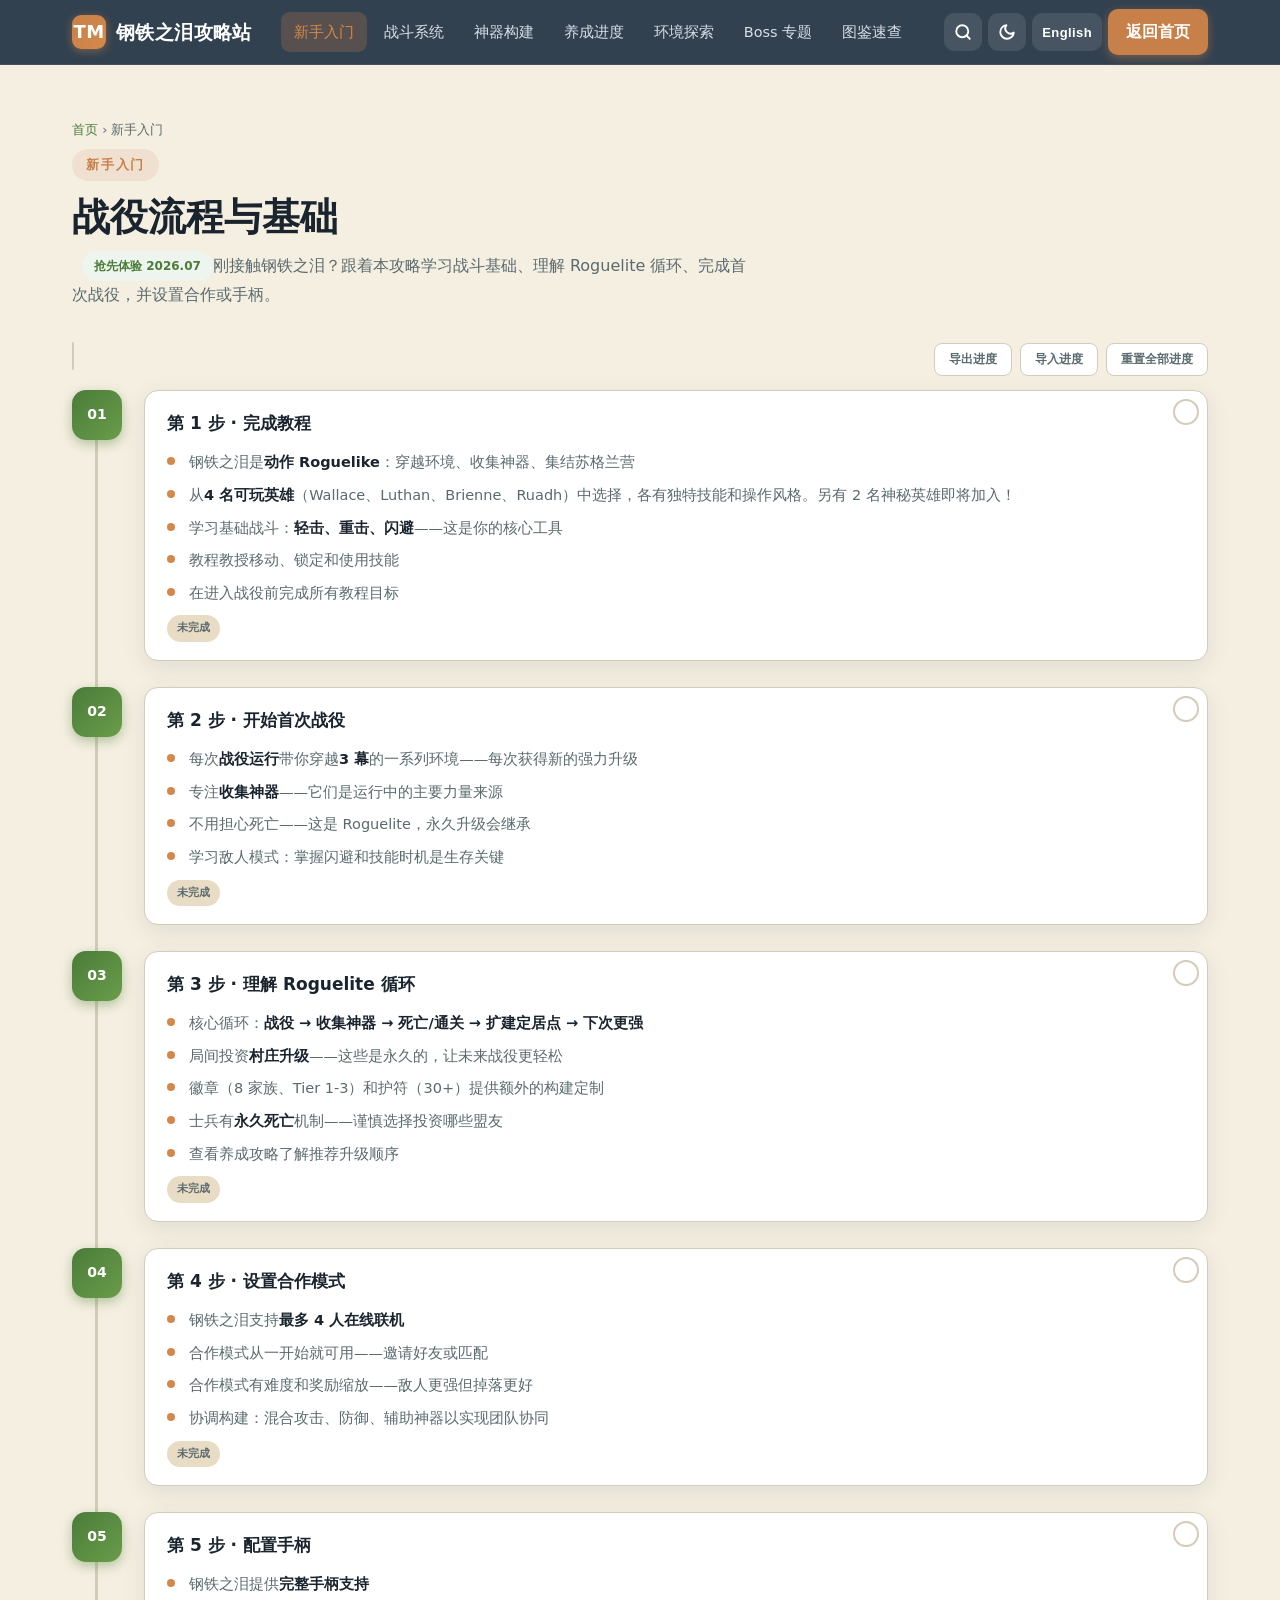
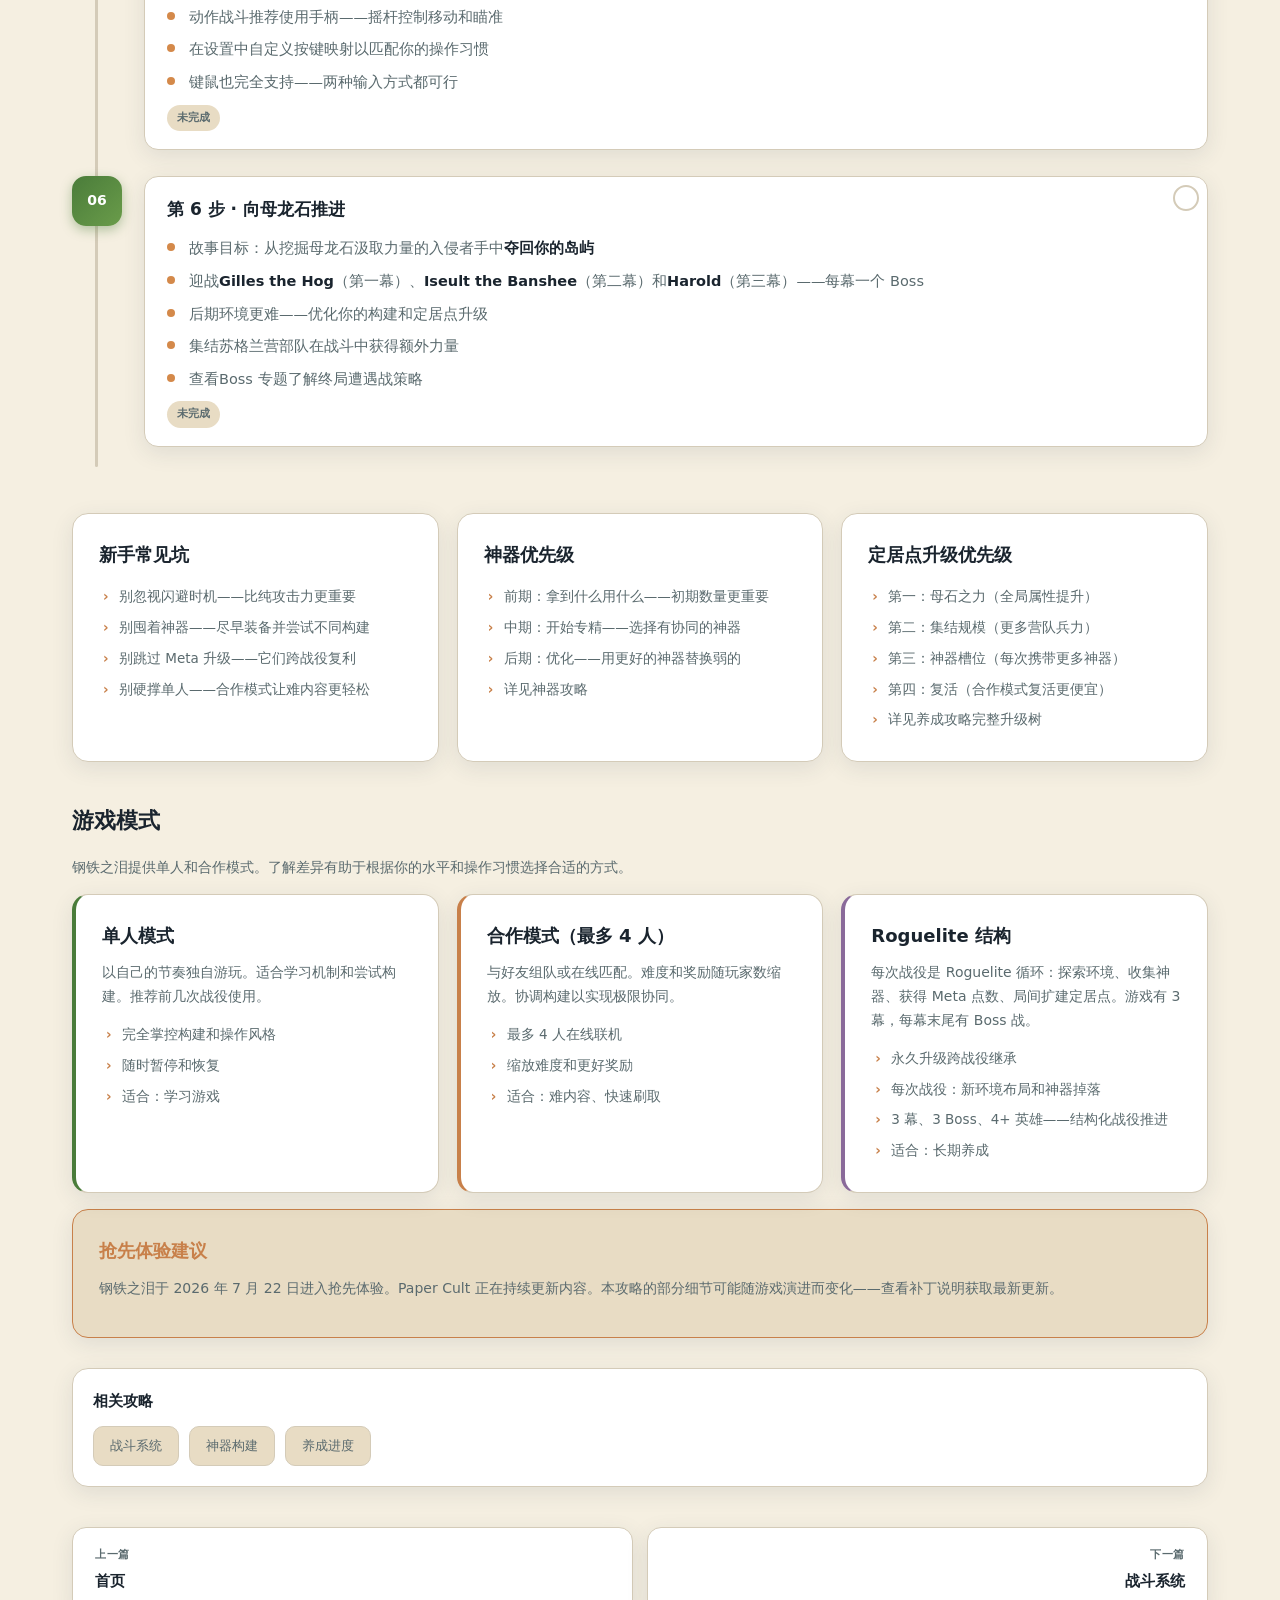
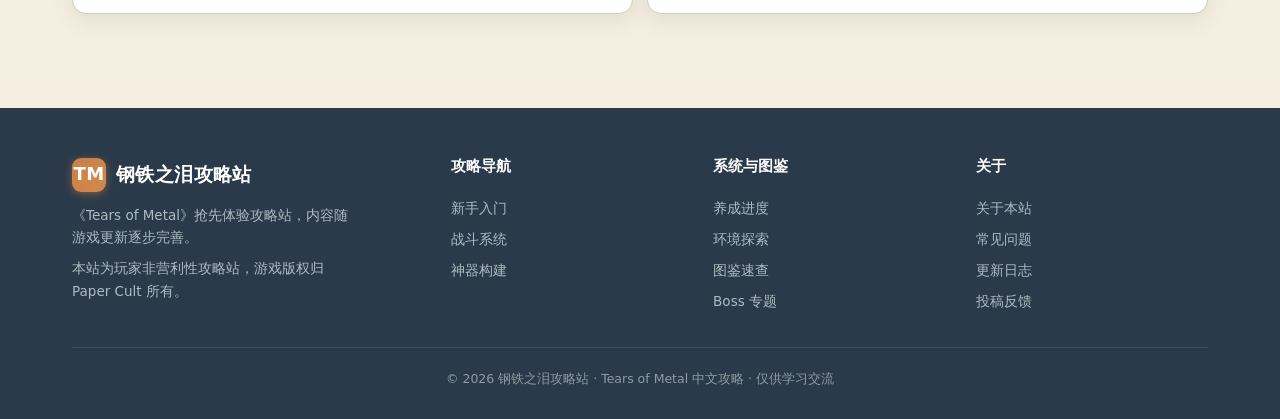
<file: getting-started.html>
<!DOCTYPE html>
<html lang="zh-CN">
<head>
<meta charset="UTF-8">
<meta name="viewport" content="width=device-width, initial-scale=1.0">
<link rel="canonical" href="https://tears-of-metal.yxhtl.com/getting-started.html">
<title>新手入门指南 | Tears of Metal 钢铁之泪攻略</title>
<meta name="description" content="Tears of Metal 新手入门攻略：战役流程、核心机制讲解、合作模式与手柄设置、常见错误避坑指南。">
<meta name="keywords" content="Tears of Metal新手,钢铁之泪入门,战役流程,动作roguelike,合作模式,手柄,抢先体验">
<link rel="icon" type="image/svg+xml" href="favicon.svg">
<link rel="stylesheet" href="css/style.css">
<link rel="manifest" href="manifest.json">
<meta name="theme-color" content="#2a3a4a">
<script type="application/ld+json">
{"@context":"https://schema.org","@type":"Article","headline":"Tears of Metal 新手入门指南","inLanguage":"zh-CN","about":"Tears of Metal 新手入门攻略与战役流程","isPartOf":{"@type":"WebSite","name":"钢铁之泪攻略站"}}
</script>

    <meta property="og:title" content="新手入门指南 | Tears of Metal 钢铁之泪攻略" />
    <meta property="og:description" content="Tears of Metal 新手入门攻略：战役流程、核心机制讲解、合作模式与手柄设置、常见错误避坑指南。" />
    <meta property="og:type" content="website" />
    <meta property="og:locale" content="zh_CN" />
    <meta property="og:image" content="https://tears-of-metal.yxhtl.com/og-image.svg" />
<meta property="og:image:type" content="image/svg+xml" />
<meta property="og:image:width" content="1200" />
<meta property="og:image:height" content="630" />
<meta property="og:site_name" content="钢铁之泪攻略站" />
    <meta name="twitter:card" content="summary" />
<!-- Google tag (gtag.js) -->
<script>
  if (location.hostname === "tears-of-metal.yxhtl.com") {
    window.dataLayer = window.dataLayer || [];
    window.gtag = function(){ window.dataLayer.push(arguments); };
    gtag('js', new Date());
    gtag('config', 'G-5MD3PJP09L');
    var analyticsScript = document.createElement('script');
    analyticsScript.async = true;
    analyticsScript.src = 'https://www.googletagmanager.com/gtag/js?id=G-5MD3PJP09L';
    document.head.appendChild(analyticsScript);
  }
</script>
  </head>
<body>

<header class="nav">
  <div class="wrap nav-inner">
    <a href="index.html" class="brand"><span class="logo">TM</span><span data-i18n="brand">钢铁之泪攻略站</span></a>
    <nav class="nav-links" id="navLinks">
      <a href="getting-started.html" class="active" data-i18n="nav.getting-started">新手入门</a>
      <a href="combat.html" data-i18n="nav.combat">战斗系统</a>
      <a href="towers.html" data-i18n="nav.artifacts">神器构建</a>
      <a href="economy.html" data-i18n="nav.progression">养成进度</a>
      <a href="maps.html" data-i18n="nav.environments">环境探索</a>
      <a href="bosses.html" data-i18n="nav.bosses">Boss 专题</a>
      <a href="codex.html" data-i18n="nav.codex">图鉴速查</a>
    </nav>
    <div class="nav-utils">
      <button class="nav-btn search-btn" aria-label="搜索"><svg width="18" height="18" viewBox="0 0 24 24" fill="none" stroke="currentColor" stroke-width="2.5" stroke-linecap="round" stroke-linejoin="round"><circle cx="11" cy="11" r="8"/><line x1="21" y1="21" x2="16.65" y2="16.65"/></svg></button>
      <button class="nav-btn dark-btn" aria-label="暗色模式"><svg width="18" height="18" viewBox="0 0 24 24" fill="none" stroke="currentColor" stroke-width="2.5" stroke-linecap="round" stroke-linejoin="round"><path d="M21 12.79A9 9 0 1 1 11.21 3 7 7 0 0 0 21 12.79z"/></svg></button>
      <button class="nav-btn lang-btn" aria-label="语言">English</button>
      <a href="index.html" class="nav-cta" data-i18n="nav.cta.home">返回首页</a>
    </div>
    <button class="burger" id="burger" aria-label="菜单"><span></span><span></span><span></span></button>
  </div>
</header>

<section id="top" class="section-anchor" style="padding-top:54px">
  <div class="wrap">
    <div class="breadcrumb"><a href="index.html" data-en="Home">首页</a> <span>›</span> <span data-en="Beginner">新手入门</span></div>
    <span class="eyebrow" data-en="Beginner">新手入门</span>
    <h2 class="title" data-en="Campaign Walkthrough & Basics">战役流程与基础</h2>
    <p class="subtitle" data-en="New to Tears of Metal? Follow this guide to learn combat basics, understand the roguelite loop, complete your first campaign, and set up co-op or controller."><span class="ver-tag" data-en="Early Access 2026.07">抢先体验 2026.07</span>刚接触钢铁之泪？跟着本攻略学习战斗基础、理解 Roguelite 循环、完成首次战役，并设置合作或手柄。</p>

    <div class="progress-header">
      <div class="pbar" data-progress-bar="campaign">
        <div class="pbar-fill" style="width:0"></div>
        <div class="pbar-text">0 / 0  (0%)</div>
      </div>
      <div class="progress-actions">
        <button data-action="export-progress" data-i18n="progress.export">导出进度</button>
        <button data-action="import-progress" data-i18n="progress.import">导入进度</button>
        <button data-action="reset-progress" data-i18n="progress.reset">重置全部进度</button>
      </div>
    </div>
    <div class="timeline">
      <div class="tl-item">
        <div class="tl-dot">01</div>
        <div class="tl-body" data-track="campaign-1" data-track-type="task" data-track-group="campaign">
          <h4 data-en="Step 1 · Complete the Tutorial">第 1 步 · 完成教程</h4>
          <ul>
            <li data-en="Tears of Metal is an &lt;b&gt;action roguelike&lt;/b&gt;: fight through environments, collect artifacts, and rally your Scottish battalion">钢铁之泪是<b>动作 Roguelike</b>：穿越环境、收集神器、集结苏格兰营</li>
            <li data-en="Choose from &lt;b&gt;4 playable heroes&lt;/b&gt; (Wallace, Luthan, Brienne, Ruadh), each with unique abilities and playstyles. Two more heroes are coming soon!">从<b>4 名可玩英雄</b>（Wallace、Luthan、Brienne、Ruadh）中选择，各有独特技能和操作风格。另有 2 名神秘英雄即将加入！</li>
            <li data-en="Learn basic combat: &lt;b&gt;light attacks, heavy attacks, dodge&lt;/b&gt; — these are your core tools">学习基础战斗：<b>轻击、重击、闪避</b>——这是你的核心工具</li>
            <li data-en="The tutorial teaches movement, targeting, and ability usage">教程教授移动、锁定和使用技能</li>
            <li data-en="Complete all tutorial objectives before venturing into campaign">在进入战役前完成所有教程目标</li>
          </ul>
          <span class="track-label">未完成</span>
        </div>
      </div>
      <div class="tl-item">
        <div class="tl-dot">02</div>
        <div class="tl-body" data-track="campaign-2" data-track-type="task" data-track-group="campaign">
          <h4 data-en="Step 2 · Start Your First Campaign">第 2 步 · 开始首次战役</h4>
          <ul>
            <li data-en="Each &lt;b&gt;campaign run&lt;/b&gt; takes you through a series of environments across &lt;b&gt;3 Acts&lt;/b&gt; — gain new powerful upgrades each time">每次<b>战役运行</b>带你穿越<b>3 幕</b>的一系列环境——每次获得新的强力升级</li>
            <li data-en="Focus on &lt;b&gt;collecting artifacts&lt;/b&gt; — they're your primary power source during a run">专注<b>收集神器</b>——它们是运行中的主要力量来源</li>
            <li data-en="Don't worry about dying — this is a roguelite, permanent upgrades carry over">不用担心死亡——这是 Roguelite，永久升级会继承</li>
            <li data-en="Learn enemy patterns: timing your dodges and abilities is key to survival">学习敌人模式：掌握闪避和技能时机是生存关键</li>
          </ul>
          <span class="track-label">未完成</span>
        </div>
      </div>
      <div class="tl-item">
        <div class="tl-dot">03</div>
        <div class="tl-body" data-track="campaign-3" data-track-type="task" data-track-group="campaign">
          <h4 data-en="Step 3 · Understand the Roguelite Loop">第 3 步 · 理解 Roguelite 循环</h4>
          <ul>
            <li data-en="The core loop: &lt;b&gt;campaign → collect artifacts → die/complete → expand settlement → stronger next run&lt;/b&gt;">核心循环：<b>战役 → 收集神器 → 死亡/通关 → 扩建定居点 → 下次更强</b></li>
            <li data-en="Between runs, invest in &lt;b&gt;village upgrades&lt;/b&gt; — these are permanent and make future runs easier">局间投资<b>村庄升级</b>——这些是永久的，让未来战役更轻松</li>
            <li data-en="Emblems (8 families, Tier 1-3) and charms (30+) provide additional build customization">徽章（8 家族、Tier 1-3）和护符（30+）提供额外的构建定制</li>
            <li data-en="Soldiers have &lt;b&gt;permadeath&lt;/b&gt; — choose carefully which allies to invest in">士兵有<b>永久死亡</b>机制——谨慎选择投资哪些盟友</li>
            <li data-en="See the <a href='economy.html'>Progression Guide</a> for the recommended upgrade order">查看<a href='economy.html'>养成攻略</a>了解推荐升级顺序</li>
          </ul>
          <span class="track-label">未完成</span>
        </div>
      </div>
      <div class="tl-item">
        <div class="tl-dot">04</div>
        <div class="tl-body" data-track="campaign-4" data-track-type="task" data-track-group="campaign">
          <h4 data-en="Step 4 · Set Up Co-op">第 4 步 · 设置合作模式</h4>
          <ul>
            <li data-en="Tears of Metal supports &lt;b&gt;up to 4-player online co-op&lt;/b&gt;">钢铁之泪支持<b>最多 4 人在线联机</b></li>
            <li data-en="Co-op is available from the start — invite friends or matchmake">合作模式从一开始就可用——邀请好友或匹配</li>
            <li data-en="Co-op scales difficulty and rewards — tougher enemies but better loot">合作模式有难度和奖励缩放——敌人更强但掉落更好</li>
            <li data-en="Coordinate builds: mix offense, defense, and support artifacts for team synergy">协调构建：混合攻击、防御、辅助神器以实现团队协同</li>
          </ul>
          <span class="track-label">未完成</span>
        </div>
      </div>
      <div class="tl-item">
        <div class="tl-dot">05</div>
        <div class="tl-body" data-track="campaign-5" data-track-type="task" data-track-group="campaign">
          <h4 data-en="Step 5 · Configure Controller">第 5 步 · 配置手柄</h4>
          <ul>
            <li data-en="Tears of Metal has &lt;b&gt;full controller support&lt;/b&gt;">钢铁之泪提供<b>完整手柄支持</b></li>
            <li data-en="Controller recommended for action combat — analog sticks for movement and aiming">动作战斗推荐使用手柄——摇杆控制移动和瞄准</li>
            <li data-en="Customize button mapping in settings to match your playstyle">在设置中自定义按键映射以匹配你的操作习惯</li>
            <li data-en="Keyboard + mouse also fully supported — both input methods are viable">键鼠也完全支持——两种输入方式都可行</li>
          </ul>
          <span class="track-label">未完成</span>
        </div>
      </div>
      <div class="tl-item">
        <div class="tl-dot">06</div>
        <div class="tl-body" data-track="campaign-6" data-track-type="task" data-track-group="campaign">
          <h4 data-en="Step 6 · Push Toward the Mother Dragon Stone">第 6 步 · 向母龙石推进</h4>
          <ul>
            <li data-en="The story goal: &lt;b&gt;reclaim your island&lt;/b&gt; from the invader who carves into the Mother Dragon Stone to harvest its power">故事目标：从挖掘母龙石汲取力量的入侵者手中<b>夺回你的岛屿</b></li>
            <li data-en="Face &lt;b&gt;Gilles the Hog&lt;/b&gt; (Act 1), &lt;b&gt;Iseult the Banshee&lt;/b&gt; (Act 2), and &lt;b&gt;Harold&lt;/b&gt; (Act 3) — one boss per Act">迎战<b>Gilles the Hog</b>（第一幕）、<b>Iseult the Banshee</b>（第二幕）和<b>Harold</b>（第三幕）——每幕一个 Boss</li>
            <li data-en="Later environments are tougher — optimize your build and settlement upgrades">后期环境更难——优化你的构建和定居点升级</li>
            <li data-en="Rally your Scottish battalion forces for additional power in fights">集结苏格兰营部队在战斗中获得额外力量</li>
            <li data-en="See the <a href='bosses.html'>Boss Guide</a> for endgame encounter strategies">查看<a href='bosses.html'>Boss 专题</a>了解终局遭遇战策略</li>
          </ul>
          <span class="track-label">未完成</span>
        </div>
      </div>
    </div>

    <div class="feature-grid" style="margin-top:40px">
      <div class="fcard"><h4 data-en="Common Beginner Mistakes">新手常见坑</h4><ul>
        <li data-en="Don't ignore dodge timing — it's more important than raw attack power">别忽视闪避时机——比纯攻击力更重要</li>
        <li data-en="Don't hoard artifacts — equip and experiment with builds early">别囤着神器——尽早装备并尝试不同构建</li>
        <li data-en="Don't skip meta upgrades — they compound across runs">别跳过 Meta 升级——它们跨战役复利</li>
        <li data-en="Don't play alone if struggling — co-op makes tough content easier">别硬撑单人——合作模式让难内容更轻松</li>
      </ul></div>
      <div class="fcard"><h4 data-en="Artifact Priority">神器优先级</h4><ul>
        <li data-en="Early: grab any artifact you find — quantity matters at start">前期：拿到什么用什么——初期数量更重要</li>
        <li data-en="Mid: start specializing — pick artifacts that synergize">中期：开始专精——选择有协同的神器</li>
        <li data-en="Late: optimize — swap weaker artifacts for better ones">后期：优化——用更好的神器替换弱的</li>
        <li data-en="See <a href='towers.html'>Artifacts Guide</a> for full details">详见<a href='towers.html'>神器攻略</a></li>
      </ul></div>
      <div class="fcard"><h4 data-en="Settlement Upgrade Priority">定居点升级优先级</h4><ul>
        <li data-en="1st: Stone Power (boosts all stats globally)">第一：母石之力（全局属性提升）</li>
        <li data-en="2nd: Rally Size (more battalion forces)">第二：集结规模（更多营队兵力）</li>
        <li data-en="3rd: Artifact Slot (carry more artifacts per run)">第三：神器槽位（每次携带更多神器）</li>
        <li data-en="4th: Revive (cheaper revives in co-op)">第四：复活（合作模式复活更便宜）</li>
        <li data-en="See <a href='economy.html#meta-tree'>Progression Guide</a> for full tree">详见<a href='economy.html#meta-tree'>养成攻略</a>完整升级树</li>
      </ul></div>
    </div>

    <!-- Difficulty & Game Modes -->
    <h3 id="difficulty" class="section-anchor" style="font-size:22px;color:var(--ink);margin:40px 0 16px" data-en="Game Modes">游戏模式</h3>
    <p style="margin-bottom:14px;color:var(--ink-soft);font-size:14px" data-en="Tears of Metal offers solo and co-op modes. Understanding the differences helps you pick the right approach for your skill level and playstyle.">钢铁之泪提供单人和合作模式。了解差异有助于根据你的水平和操作习惯选择合适的方式。</p>
    <div class="feature-grid">
      <div class="fcard" style="border-left:4px solid var(--moss)">
        <h4 data-en="Solo Mode">单人模式</h4>
        <p data-en="Play alone at your own pace. Best for learning mechanics and experimenting with builds. Recommended for your first few campaign runs.">以自己的节奏独自游玩。适合学习机制和尝试构建。推荐前几次战役使用。</p>
        <ul>
          <li data-en="Full control over build and playstyle">完全掌控构建和操作风格</li>
          <li data-en="Pause and resume anytime">随时暂停和恢复</li>
          <li data-en="Best for: learning the game">适合：学习游戏</li>
        </ul>
      </div>
      <div class="fcard" style="border-left:4px solid var(--copper)">
        <h4 data-en="Co-op Mode (Up to 4 Players)">合作模式（最多 4 人）</h4>
        <p data-en="Team up with friends or matchmake online. Difficulty and rewards scale with player count. Coordinate builds for maximum synergy.">与好友组队或在线匹配。难度和奖励随玩家数缩放。协调构建以实现极限协同。</p>
        <ul>
          <li data-en="Up to 4 players online co-op">最多 4 人在线联机</li>
          <li data-en="Scaled difficulty and better rewards">缩放难度和更好奖励</li>
          <li data-en="Best for: tough content, faster farming">适合：难内容、快速刷取</li>
        </ul>
      </div>
      <div class="fcard" style="border-left:4px solid var(--heather)">
        <h4 data-en="Roguelite Structure">Roguelite 结构</h4>
        <p data-en="Each campaign run is a roguelite loop: explore environments, collect artifacts, gain Meta points, expand your settlement between runs. The game has 3 Acts, each ending with a boss fight.">每次战役是 Roguelite 循环：探索环境、收集神器、获得 Meta 点数、局间扩建定居点。游戏有 3 幕，每幕末尾有 Boss 战。</p>
        <ul>
          <li data-en="Permanent upgrades carry between runs">永久升级跨战役继承</li>
          <li data-en="Each run: new environment layouts and artifact drops">每次战役：新环境布局和神器掉落</li>
          <li data-en="3 Acts, 3 bosses, 4+ heroes — structured campaign progression">3 幕、3 Boss、4+ 英雄——结构化战役推进</li>
          <li data-en="Best for: long-term progression">适合：长期养成</li>
        </ul>
      </div>
    </div>
    <div class="fcard" style="margin-top:16px;background:var(--parchment);border-color:var(--copper)">
      <h4 style="color:var(--copper)" data-en="Early Access Tip">抢先体验建议</h4>
      <p data-en="Tears of Metal launched in Early Access on July 22, 2026. Content is being actively updated by Paper Cult. Some details in this guide may change as the game evolves — check the <a href='https://steamcommunity.com/app/1913120/allnews/'>patch notes</a> for the latest updates.">钢铁之泪于 2026 年 7 月 22 日进入抢先体验。Paper Cult 正在持续更新内容。本攻略的部分细节可能随游戏演进而变化——查看<a href='https://steamcommunity.com/app/1913120/allnews/'>补丁说明</a>获取最新更新。</p>
    </div>

    <!-- 交叉引用 -->
    <div class="cross-links">
      <h4 data-en="Related Guides">相关攻略</h4>
      <div class="cl-list">
        <a href="combat.html" data-en="Combat System">战斗系统</a>
        <a href="towers.html" data-en="Artifacts">神器构建</a>
        <a href="economy.html" data-en="Progression">养成进度</a>
      </div>
    </div>

    <!-- 上下篇导航 -->
    <div class="page-nav">
      <a href="index.html"><div class="pn-label" data-en="Previous">上一篇</div><div class="pn-title" data-en="Home">首页</div></a>
      <a href="combat.html"><div class="pn-label" data-en="Next">下一篇</div><div class="pn-title" data-en="Combat System">战斗系统</div></a>
    </div>
  </div>
</section>

<footer>
  <div class="wrap">
    <div class="foot-grid">
      <div class="foot-brand">
        <a href="index.html" class="brand" style="color:#fff"><span class="logo">TM</span><span data-en="Tears of Metal Guide">钢铁之泪攻略站</span></a>
        <p data-i18n="foot.branddesc">《Tears of Metal》抢先体验攻略站，内容随游戏更新逐步完善。</p>
        <p class="disclaimer" data-en="This is a non-profit fan guide site. Game rights belong to Paper Cult.">本站为玩家非营利性攻略站，游戏版权归 Paper Cult 所有。</p>
      </div>
      <div><h4 data-i18n="foot.nav">攻略导航</h4><a href="getting-started.html" data-en="Beginner">新手入门</a><a href="combat.html" data-en="Combat">战斗系统</a><a href="towers.html" data-en="Artifacts">神器构建</a></div>
      <div><h4 data-i18n="foot.systems">系统与图鉴</h4><a href="economy.html" data-en="Progression">养成进度</a><a href="maps.html" data-en="Environments">环境探索</a><a href="codex.html" data-en="Codex">图鉴速查</a><a href="bosses.html" data-en="Bosses">Boss 专题</a></div>
      <div><h4 data-i18n="foot.about">关于</h4><a href="about.html" data-i18n="foot.aboutus">关于本站</a><a href="faq.html" data-en="FAQ">常见问题</a><a href="changelog.html" data-i18n="foot.changelog">更新日志</a><a href="https://github.com/yxhtl/tears-of-metal-guide/issues" target="_blank" rel="noopener" data-i18n="foot.feedback">投稿反馈</a></div>
    </div>
    <div class="foot-bottom" data-i18n="foot.copy">© 2026 钢铁之泪攻略站 · Tears of Metal 中文攻略 · 仅供学习交流</div>
  </div>
</footer>

<button id="toTop" aria-label="返回顶部" data-en="Top">顶部</button>
<div class="search-overlay" id="searchOverlay">
  <div class="search-panel">
    <div class="search-input-wrap">
      <span class="s-ico"></span>
      <input type="text" placeholder="搜索攻略、神器、环境…">
      <button class="search-close" aria-label="关闭">×</button>
    </div>
    <div class="search-results"></div>
  </div>
</div>
<script src="js/common.js"></script>
</body>
</html>
</file>
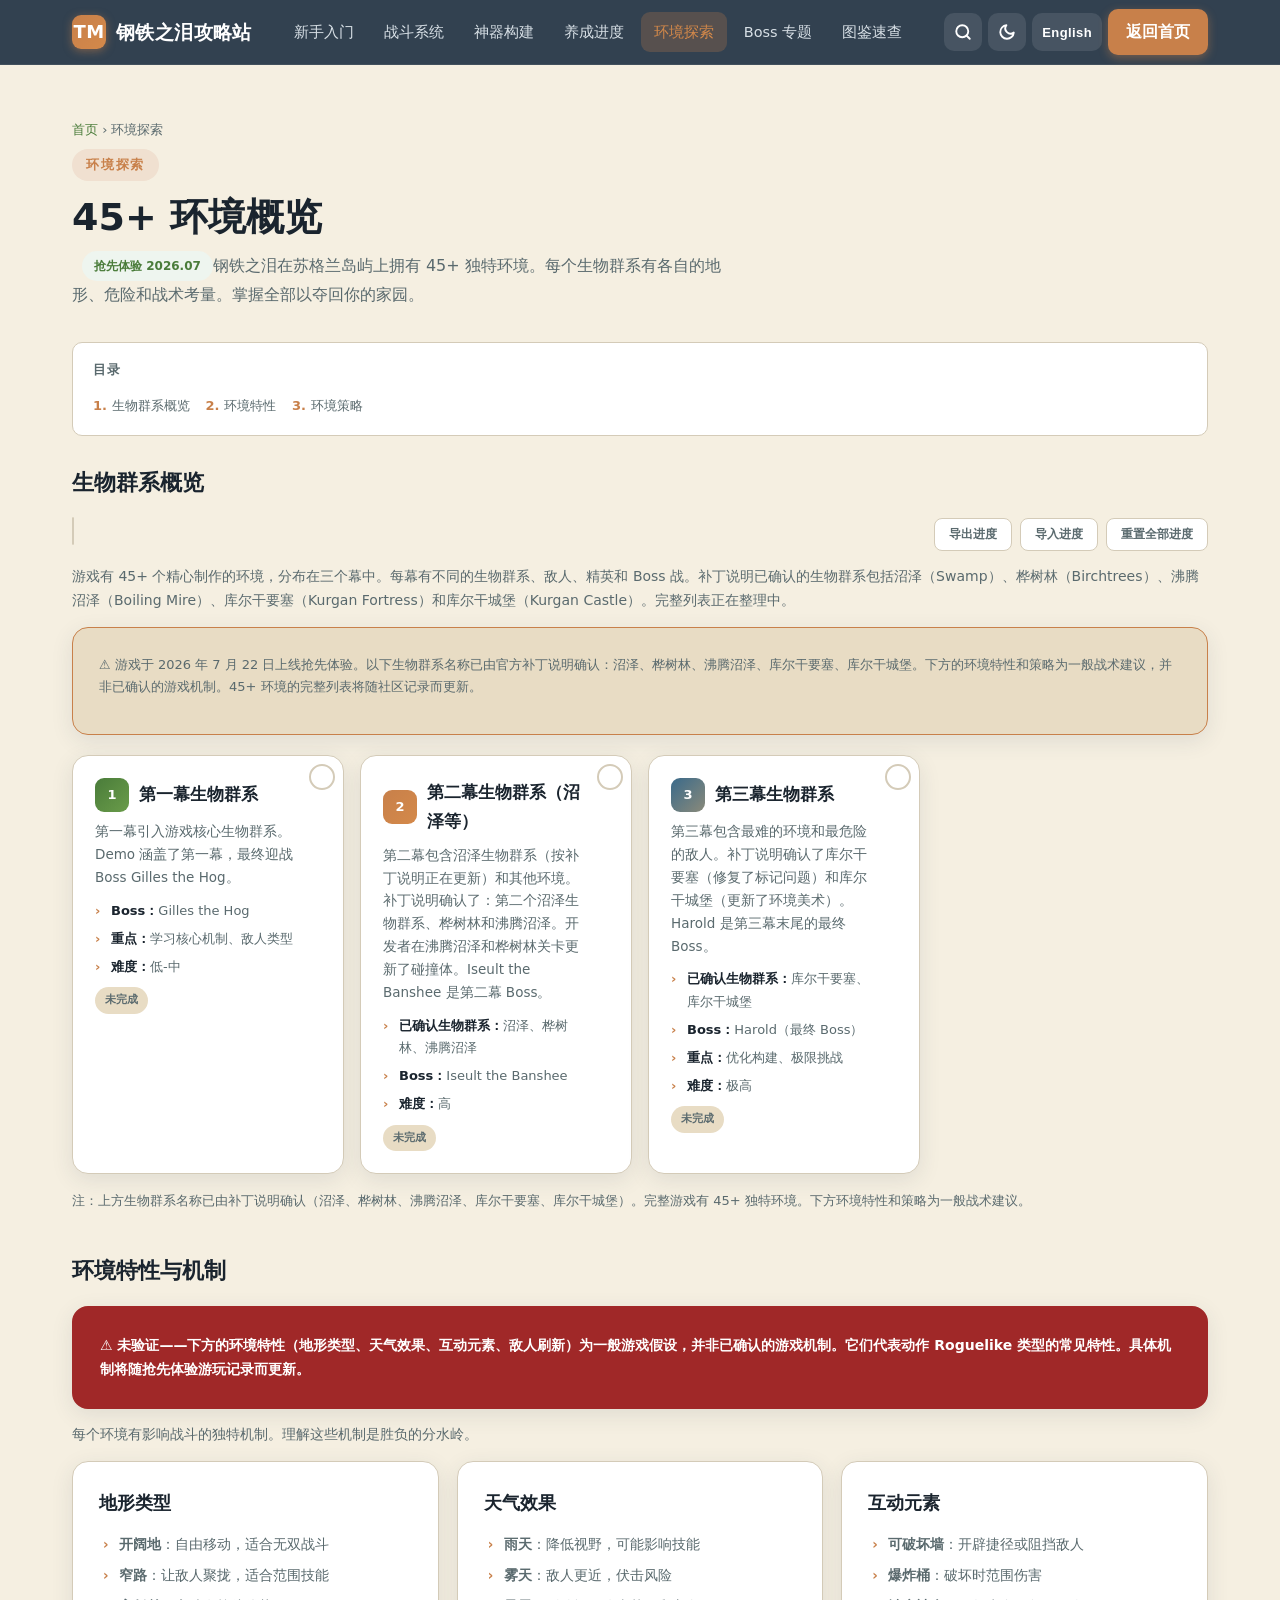
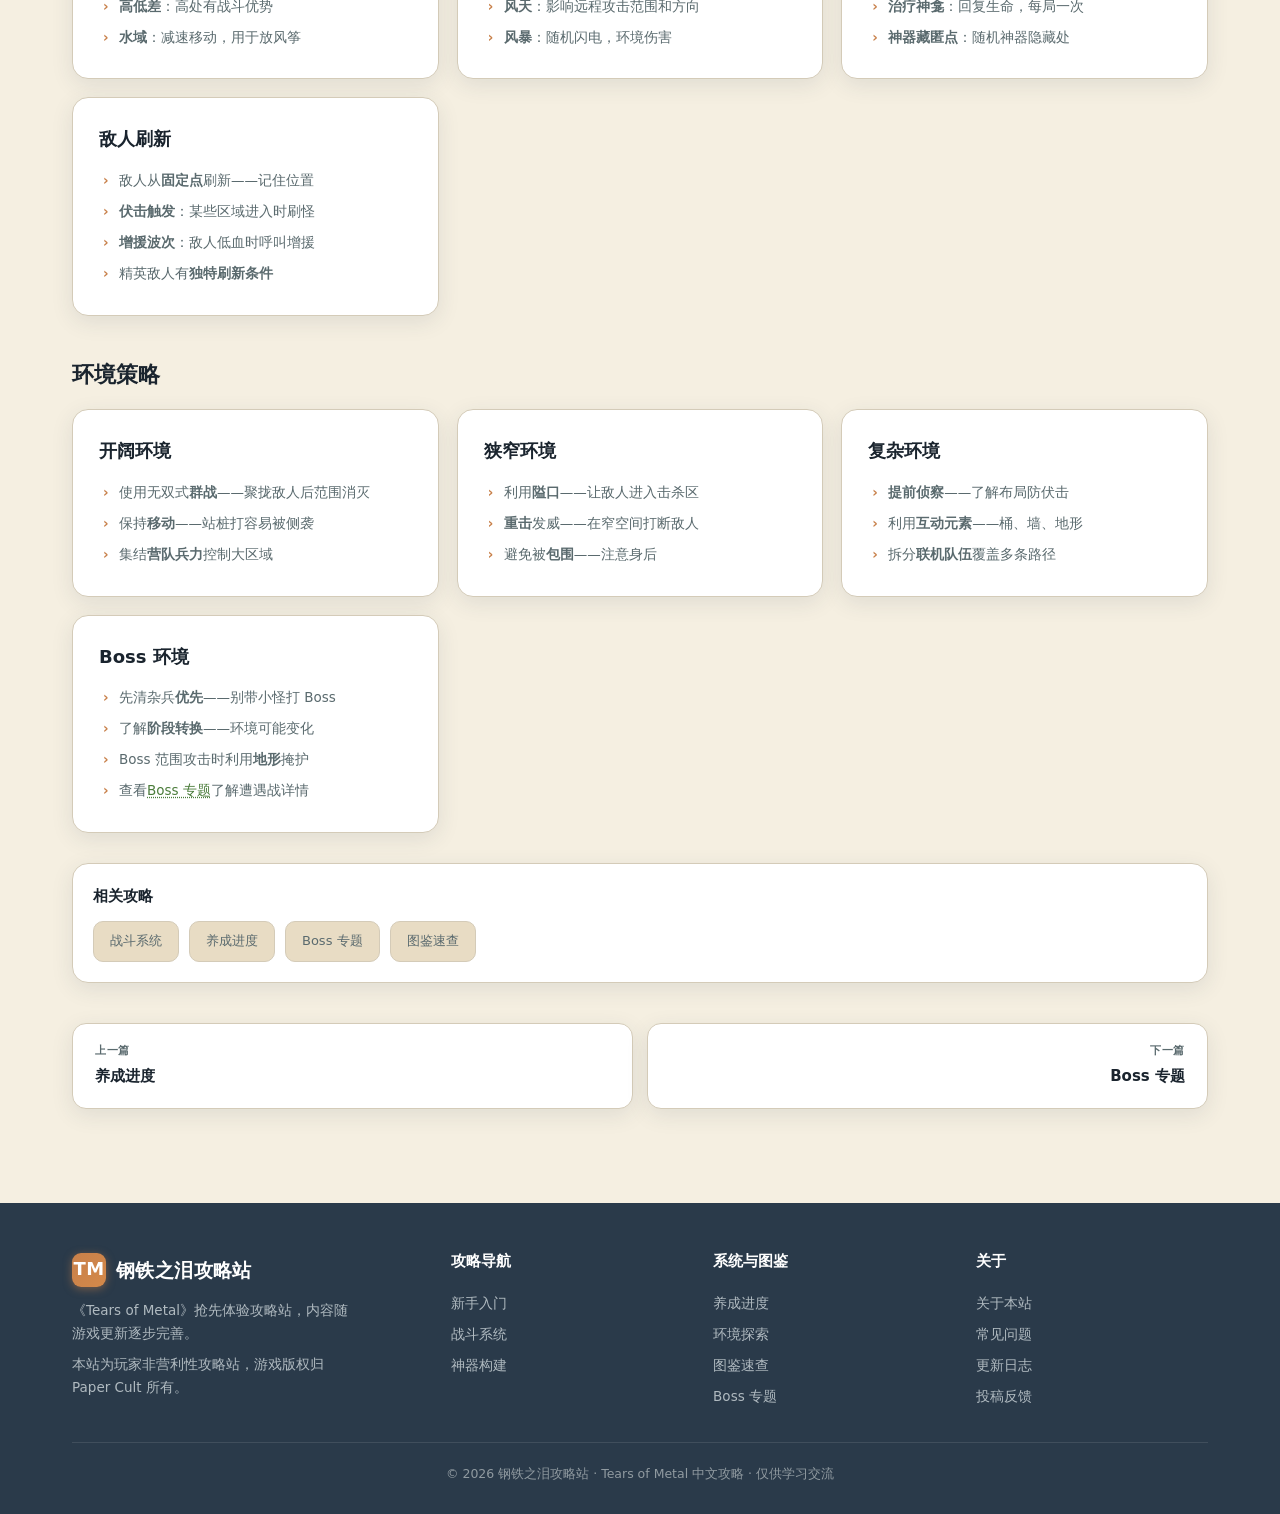
<file: maps.html>
<!DOCTYPE html>
<html lang="zh-CN">
<head>
<meta charset="UTF-8">
<meta name="viewport" content="width=device-width, initial-scale=1.0">
<link rel="canonical" href="https://tears-of-metal.yxhtl.com/maps.html">
<title>45+ 环境探索 | Tears of Metal 钢铁之泪攻略</title>
<meta name="description" content="Tears of Metal 45+ 环境概览：生物群系、地形特征、环境机制与探索策略，涵盖海岸、高地、森林、村庄、废墟等区域。">
<meta name="keywords" content="Tears of Metal环境,钢铁之泪地图,生物群系,海岸,高地,森林,村庄,废墟,探索">
<link rel="icon" type="image/svg+xml" href="favicon.svg">
<link rel="stylesheet" href="css/style.css">
<link rel="manifest" href="manifest.json">
<meta name="theme-color" content="#2a3a4a">
<script type="application/ld+json">
{"@context":"https://schema.org","@type":"Article","headline":"Tears of Metal 45+ 环境探索","inLanguage":"zh-CN","about":"Tears of Metal 环境生物群系、地形特征与探索机制","isPartOf":{"@type":"WebSite","name":"钢铁之泪攻略站"}}
</script>

    <meta property="og:title" content="45+ 环境探索 | Tears of Metal 钢铁之泪攻略" />
    <meta property="og:description" content="Tears of Metal 45+ 环境概览：生物群系、地形特征、环境机制与探索策略，涵盖海岸、高地、森林、村庄、废墟等区域。" />
    <meta property="og:type" content="website" />
    <meta property="og:locale" content="zh_CN" />
    <meta property="og:image" content="https://tears-of-metal.yxhtl.com/og-image.svg" />
<meta property="og:image:type" content="image/svg+xml" />
<meta property="og:image:width" content="1200" />
<meta property="og:image:height" content="630" />
<meta property="og:site_name" content="钢铁之泪攻略站" />
    <meta name="twitter:card" content="summary" />
<!-- Google tag (gtag.js) -->
<script>
  if (location.hostname === "tears-of-metal.yxhtl.com") {
    window.dataLayer = window.dataLayer || [];
    window.gtag = function(){ window.dataLayer.push(arguments); };
    gtag('js', new Date());
    gtag('config', 'G-5MD3PJP09L');
    var analyticsScript = document.createElement('script');
    analyticsScript.async = true;
    analyticsScript.src = 'https://www.googletagmanager.com/gtag/js?id=G-5MD3PJP09L';
    document.head.appendChild(analyticsScript);
  }
</script>
  </head>
<body>

<header class="nav">
  <div class="wrap nav-inner">
    <a href="index.html" class="brand"><span class="logo">TM</span><span data-i18n="brand">钢铁之泪攻略站</span></a>
    <nav class="nav-links" id="navLinks">
      <a href="getting-started.html" data-i18n="nav.getting-started">新手入门</a>
      <a href="combat.html" data-i18n="nav.combat">战斗系统</a>
      <a href="towers.html" data-i18n="nav.artifacts">神器构建</a>
      <a href="economy.html" data-i18n="nav.progression">养成进度</a>
      <a href="maps.html" class="active" data-i18n="nav.environments">环境探索</a>
      <a href="bosses.html" data-i18n="nav.bosses">Boss 专题</a>
      <a href="codex.html" data-i18n="nav.codex">图鉴速查</a>
    </nav>
    <div class="nav-utils">
      <button class="nav-btn search-btn" aria-label="搜索"><svg width="18" height="18" viewBox="0 0 24 24" fill="none" stroke="currentColor" stroke-width="2.5" stroke-linecap="round" stroke-linejoin="round"><circle cx="11" cy="11" r="8"/><line x1="21" y1="21" x2="16.65" y2="16.65"/></svg></button>
      <button class="nav-btn dark-btn" aria-label="暗色模式"><svg width="18" height="18" viewBox="0 0 24 24" fill="none" stroke="currentColor" stroke-width="2.5" stroke-linecap="round" stroke-linejoin="round"><path d="M21 12.79A9 9 0 1 1 11.21 3 7 7 0 0 0 21 12.79z"/></svg></button>
      <button class="nav-btn lang-btn" aria-label="语言">English</button>
      <a href="index.html" class="nav-cta" data-i18n="nav.cta.home">返回首页</a>
    </div>
    <button class="burger" id="burger" aria-label="菜单"><span></span><span></span><span></span></button>
  </div>
</header>

<section id="top" class="section-anchor" style="padding-top:54px">
  <div class="wrap">
    <div class="breadcrumb"><a href="index.html" data-en="Home">首页</a> <span>›</span> <span data-en="Environments">环境探索</span></div>
    <span class="eyebrow" data-en="Environments">环境探索</span>
    <h2 class="title" data-en="45+ Environments Overview">45+ 环境概览</h2>
    <p class="subtitle" data-en="Tears of Metal features 45+ unique environments across a Scottish island. Each biome has its own terrain, hazards, and tactical considerations. Master them all to reclaim your homeland."><span class="ver-tag" data-en="Early Access 2026.07">抢先体验 2026.07</span>钢铁之泪在苏格兰岛屿上拥有 45+ 独特环境。每个生物群系有各自的地形、危险和战术考量。掌握全部以夺回你的家园。</p>

    <div class="toc-box">
      <h4 data-en="Contents">目录</h4>
      <ol>
        <li><a href="#biomes" data-en="Biome Overview">生物群系概览</a></li>
        <li><a href="#features" data-en="Environmental Features">环境特性</a></li>
        <li><a href="#strategies" data-en="Environment Strategies">环境策略</a></li>
      </ol>
    </div>

    <!-- Biome Overview -->
    <h3 id="biomes" class="section-anchor" style="font-size:22px;color:var(--ink);margin-bottom:16px" data-en="Biome Overview">生物群系概览</h3>
    <div class="progress-header">
      <div class="pbar" data-progress-bar="environments">
        <div class="pbar-fill" style="width:0"></div>
        <div class="pbar-text">0 / 0  (0%)</div>
      </div>
      <div class="progress-actions">
        <button data-action="export-progress" data-i18n="progress.export">导出进度</button>
        <button data-action="import-progress" data-i18n="progress.import">导入进度</button>
        <button data-action="reset-progress" data-i18n="progress.reset">重置全部进度</button>
      </div>
    </div>
    <p style="margin-bottom:14px;color:var(--ink-soft);font-size:14px" data-en="The game features over 45 handcrafted environments across three Acts. Each Act has varied biomes, enemies, elites, and a boss fight. Patch notes have confirmed biomes including Swamp, Birchtrees, Boiling Mire, Kurgan Fortress, and Kurgan Castle. The full list is being compiled.">游戏有 45+ 个精心制作的环境，分布在三个幕中。每幕有不同的生物群系、敌人、精英和 Boss 战。补丁说明已确认的生物群系包括沼泽（Swamp）、桦树林（Birchtrees）、沸腾沼泽（Boiling Mire）、库尔干要塞（Kurgan Fortress）和库尔干城堡（Kurgan Castle）。完整列表正在整理中。</p>
    <div class="fcard" style="margin-bottom:14px;background:var(--parchment);border-color:var(--copper)">
      <p style="font-size:13px;color:var(--ink-soft)" data-en="⚠ The game launched in Early Access on July 22, 2026. The following biome names are CONFIRMED from official patch notes: Swamp, Birchtrees, Boiling Mire, Kurgan Fortress, Kurgan Castle. Environmental features and strategies below are general tactical advice, not confirmed game mechanics. The full list of 45+ environments will be updated as the community documents them.">⚠ 游戏于 2026 年 7 月 22 日上线抢先体验。以下生物群系名称已由官方补丁说明确认：沼泽、桦树林、沸腾沼泽、库尔干要塞、库尔干城堡。下方的环境特性和策略为一般战术建议，并非已确认的游戏机制。45+ 环境的完整列表将随社区记录而更新。</p>
    </div>
    <div class="map-grid" style="margin-top:20px">
      <div class="map-card" id="act1" data-track="env-act1" data-track-type="task" data-track-group="environments">
        <div class="map-head"><div class="num">1</div><h4 data-en="Act 1 Biomes">第一幕生物群系</h4></div>
        <p data-en="Act 1 introduces the game's core biomes. The demo covered the first act, culminating in a boss fight against Gilles the Hog.">第一幕引入游戏核心生物群系。Demo 涵盖了第一幕，最终迎战 Boss Gilles the Hog。</p>
        <ul>
          <li data-en="<b>Boss:</b> Gilles the Hog"><b>Boss：</b>Gilles the Hog</li>
          <li data-en="<b>Focus:</b> Learning core mechanics, enemy types"><b>重点：</b>学习核心机制、敌人类型</li>
          <li data-en="<b>Difficulty:</b> Low-Medium"><b>难度：</b>低-中</li>
        </ul>
        <span class="track-label">未完成</span>
      </div>
      <div class="map-card b-forest" id="act2" data-track="env-act2" data-track-type="task" data-track-group="environments">
        <div class="map-head"><div class="num">2</div><h4 data-en="Act 2 Biomes (Swamp, etc.)">第二幕生物群系（沼泽等）</h4></div>
        <p data-en="Act 2 features the Swamp biome (being updated per patch notes) and other environments. Patch notes confirmed: the second Swamp biome, Birchtrees, and Boiling Mire. Collisions were updated in Boiling Mire and the Birchtrees level. Iseult the Banshee is the Act 2 boss.">第二幕包含沼泽生物群系（按补丁说明正在更新）和其他环境。补丁说明确认了：第二个沼泽生物群系、桦树林和沸腾沼泽。开发者在沸腾沼泽和桦树林关卡更新了碰撞体。Iseult the Banshee 是第二幕 Boss。</p>
        <ul>
          <li data-en="<b>Confirmed biomes:</b> Swamp, Birchtrees, Boiling Mire"><b>已确认生物群系：</b>沼泽、桦树林、沸腾沼泽</li>
          <li data-en="<b>Boss:</b> Iseult the Banshee"><b>Boss：</b>Iseult the Banshee</li>
          <li data-en="<b>Difficulty:</b> High"><b>难度：</b>高</li>
        </ul>
        <span class="track-label">未完成</span>
      </div>
      <div class="map-card b-mountain" id="act3" data-track="env-act3" data-track-type="task" data-track-group="environments">
        <div class="map-head"><div class="num">3</div><h4 data-en="Act 3 Biomes">第三幕生物群系</h4></div>
        <p data-en="Act 3 contains the toughest environments with the most dangerous enemies. Patch notes confirmed Kurgan Fortress (with a marker fix) and Kurgan Castle (environmental art updated). Harold is the final boss at the end of Act 3.">第三幕包含最难的环境和最危险的敌人。补丁说明确认了库尔干要塞（修复了标记问题）和库尔干城堡（更新了环境美术）。Harold 是第三幕末尾的最终 Boss。</p>
        <ul>
          <li data-en="<b>Confirmed biomes:</b> Kurgan Fortress, Kurgan Castle"><b>已确认生物群系：</b>库尔干要塞、库尔干城堡</li>
          <li data-en="<b>Boss:</b> Harold (final boss)"><b>Boss：</b>Harold（最终 Boss）</li>
          <li data-en="<b>Focus:</b> Optimized builds, maximum challenge"><b>重点：</b>优化构建、极限挑战</li>
          <li data-en="<b>Difficulty:</b> Extreme"><b>难度：</b>极高</li>
        </ul>
        <span class="track-label">未完成</span>
      </div>
    </div>
    <p style="margin-top:16px;color:var(--ink-soft);font-size:13px" data-en="Note: Biome names above are CONFIRMED from patch notes (Swamp, Birchtrees, Boiling Mire, Kurgan Fortress, Kurgan Castle). The full game has 45+ unique environments. Environmental features and strategies below are general tactical advice.">注：上方生物群系名称已由补丁说明确认（沼泽、桦树林、沸腾沼泽、库尔干要塞、库尔干城堡）。完整游戏有 45+ 独特环境。下方环境特性和策略为一般战术建议。</p>

    <!-- Environmental Features -->
    <h3 id="features" class="section-anchor" style="font-size:22px;color:var(--ink);margin:40px 0 16px" data-en="Environmental Features & Mechanics">环境特性与机制</h3>
    <div class="fcard" style="margin-bottom:14px;background:var(--crimson);border:2px solid var(--crimson);color:#fff">
      <p style="font-size:14px;font-weight:700;margin:0;color:#fff" data-en="⚠ UNVERIFIED — The environmental features below (terrain types, weather effects, interactive elements, enemy spawning) are GENERAL GAMEPLAY ASSUMPTIONS, not confirmed mechanics. They represent common features in the action roguelike genre. Specific mechanics will be documented as Early Access playthroughs progress.">⚠ 未验证——下方的环境特性（地形类型、天气效果、互动元素、敌人刷新）为一般游戏假设，并非已确认的游戏机制。它们代表动作 Roguelike 类型的常见特性。具体机制将随抢先体验游玩记录而更新。</p>
    </div>
    <p style="margin-bottom:14px;color:var(--ink-soft);font-size:14px" data-en="Each environment has unique mechanics that affect combat. Understanding these is the difference between victory and defeat.">每个环境有影响战斗的独特机制。理解这些机制是胜负的分水岭。</p>
    <div class="feature-grid">
      <div class="fcard"><h4 data-en="Terrain Types">地形类型</h4><ul>
        <li data-en="<b>Open ground</b>: free movement, good for musou combat"><b>开阔地</b>：自由移动，适合无双战斗</li>
        <li data-en="<b>Narrow paths</b>: funnel enemies, good for AoE"><b>窄路</b>：让敌人聚拢，适合范围技能</li>
        <li data-en="<b>Elevation</b>: high ground gives combat advantage"><b>高低差</b>：高处有战斗优势</li>
        <li data-en="<b>Water</b>: slows movement, use to kite enemies"><b>水域</b>：减速移动，用于放风筝</li>
      </ul></div>
      <div class="fcard"><h4 data-en="Weather Effects">天气效果</h4><ul>
        <li data-en="<b>Rain</b>: reduces visibility, may affect abilities"><b>雨天</b>：降低视野，可能影响技能</li>
        <li data-en="<b>Fog</b>: enemies appear closer, ambush risk"><b>雾天</b>：敌人更近，伏击风险</li>
        <li data-en="<b>Wind</b>: affects projectile range and direction"><b>风天</b>：影响远程攻击范围和方向</li>
        <li data-en="<b>Storm</b>: random lightning, environmental damage"><b>风暴</b>：随机闪电，环境伤害</li>
      </ul></div>
      <div class="fcard"><h4 data-en="Interactive Elements">互动元素</h4><ul>
        <li data-en="<b>Destructible walls</b>: create shortcuts or block enemies"><b>可破坏墙</b>：开辟捷径或阻挡敌人</li>
        <li data-en="<b>Explosive barrels</b>: AoE damage when destroyed"><b>爆炸桶</b>：破坏时范围伤害</li>
        <li data-en="<b>Healing shrines</b>: restore HP, one-time use per run"><b>治疗神龛</b>：回复生命，每局一次</li>
        <li data-en="<b>Artifact caches</b>: hidden stashes with random artifacts"><b>神器藏匿点</b>：随机神器隐藏处</li>
      </ul></div>
      <div class="fcard"><h4 data-en="Enemy Spawning">敌人刷新</h4><ul>
        <li data-en="Enemies spawn from <b>fixed points</b> — learn the locations">敌人从<b>固定点</b>刷新——记住位置</li>
        <li data-en="<b>Ambush triggers</b>: some areas spawn enemies when entered"><b>伏击触发</b>：某些区域进入时刷怪</li>
        <li data-en="<b>Reinforcement waves</b>: enemies call for help at low HP"><b>增援波次</b>：敌人低血时呼叫增援</li>
        <li data-en="Elite enemies have <b>unique spawn conditions</b>">精英敌人有<b>独特刷新条件</b></li>
      </ul></div>
    </div>

    <!-- Environment Strategies -->
    <h3 id="strategies" class="section-anchor" style="font-size:22px;color:var(--ink);margin:40px 0 16px" data-en="Environment-Specific Strategies">环境策略</h3>
    <div class="feature-grid">
      <div class="fcard"><h4 data-en="Open Environments">开阔环境</h4><ul>
        <li data-en="Use musou-style <b>crowd combat</b> — group enemies and AoE them down">使用无双式<b>群战</b>——聚拢敌人后范围消灭</li>
        <li data-en="Keep <b>moving</b> — stationary fighting invites flanking">保持<b>移动</b>——站桩打容易被侧袭</li>
        <li data-en="Rally <b>battalion forces</b> to control large areas">集结<b>营队兵力</b>控制大区域</li>
      </ul></div>
      <div class="fcard"><h4 data-en="Narrow Environments">狭窄环境</h4><ul>
        <li data-en="Use <b>choke points</b> — funnel enemies into kill zones">利用<b>隘口</b>——让敌人进入击杀区</li>
        <li data-en="<b>Heavy attacks</b> shine — stagger enemies in tight spaces"><b>重击</b>发威——在窄空间打断敌人</li>
        <li data-en="Avoid getting <b>surrounded</b> — watch your back">避免被<b>包围</b>——注意身后</li>
      </ul></div>
      <div class="fcard"><h4 data-en="Complex Environments">复杂环境</h4><ul>
        <li data-en="<b>Scout ahead</b> — knowledge of layout prevents ambushes"><b>提前侦察</b>——了解布局防伏击</li>
        <li data-en="Use <b>interactive elements</b> — barrels, walls, terrain">利用<b>互动元素</b>——桶、墙、地形</li>
        <li data-en="Split <b>co-op team</b> to cover multiple paths">拆分<b>联机队伍</b>覆盖多条路径</li>
      </ul></div>
      <div class="fcard"><h4 data-en="Boss Environments">Boss 环境</h4><ul>
        <li data-en="Clear trash mobs <b>first</b> — don't fight boss with adds">先清杂兵<b>优先</b>——别带小怪打 Boss</li>
        <li data-en="Learn <b>phase transitions</b> — environment may change">了解<b>阶段转换</b>——环境可能变化</li>
        <li data-en="Use <b>terrain</b> for cover during boss AoE attacks">Boss 范围攻击时利用<b>地形</b>掩护</li>
        <li data-en="See <a class='xref' href='bosses.html'>Boss Guide</a> for encounter details">查看<a class="xref" href="bosses.html">Boss 专题</a>了解遭遇战详情</li>
      </ul></div>
    </div>

    <!-- 交叉引用 -->
    <div class="cross-links">
      <h4 data-en="Related Guides">相关攻略</h4>
      <div class="cl-list">
        <a href="combat.html" data-en="Combat">战斗系统</a>
        <a href="economy.html" data-en="Progression">养成进度</a>
        <a href="bosses.html" data-en="Bosses">Boss 专题</a>
        <a href="codex.html" data-en="Codex">图鉴速查</a>
      </div>
    </div>

    <!-- 上下篇导航 -->
    <div class="page-nav">
      <a href="economy.html"><div class="pn-label" data-en="Previous">上一篇</div><div class="pn-title" data-en="Progression">养成进度</div></a>
      <a href="bosses.html"><div class="pn-label" data-en="Next">下一篇</div><div class="pn-title" data-en="Bosses">Boss 专题</div></a>
    </div>
  </div>
</section>

<footer>
  <div class="wrap">
    <div class="foot-grid">
      <div class="foot-brand">
        <a href="index.html" class="brand" style="color:#fff"><span class="logo">TM</span><span data-en="Tears of Metal Guide">钢铁之泪攻略站</span></a>
        <p data-i18n="foot.branddesc">《Tears of Metal》抢先体验攻略站，内容随游戏更新逐步完善。</p>
        <p class="disclaimer" data-en="This is a non-profit fan guide site. Game rights belong to Paper Cult.">本站为玩家非营利性攻略站，游戏版权归 Paper Cult 所有。</p>
      </div>
      <div><h4 data-i18n="foot.nav">攻略导航</h4><a href="getting-started.html" data-en="Beginner">新手入门</a><a href="combat.html" data-en="Combat">战斗系统</a><a href="towers.html" data-en="Artifacts">神器构建</a></div>
      <div><h4 data-i18n="foot.systems">系统与图鉴</h4><a href="economy.html" data-en="Progression">养成进度</a><a href="maps.html" data-en="Environments">环境探索</a><a href="codex.html" data-en="Codex">图鉴速查</a><a href="bosses.html" data-en="Bosses">Boss 专题</a></div>
      <div><h4 data-i18n="foot.about">关于</h4><a href="about.html" data-i18n="foot.aboutus">关于本站</a><a href="faq.html" data-en="FAQ">常见问题</a><a href="changelog.html" data-i18n="foot.changelog">更新日志</a><a href="https://github.com/yxhtl/tears-of-metal-guide/issues" target="_blank" rel="noopener" data-i18n="foot.feedback">投稿反馈</a></div>
    </div>
    <div class="foot-bottom" data-i18n="foot.copy">© 2026 钢铁之泪攻略站 · Tears of Metal 中文攻略 · 仅供学习交流</div>
  </div>
</footer>

<button id="toTop" aria-label="返回顶部" data-en="Top">顶部</button>
<div class="search-overlay" id="searchOverlay">
  <div class="search-panel">
    <div class="search-input-wrap">
      <span class="s-ico"></span>
      <input type="text" placeholder="搜索攻略、神器、环境…">
      <button class="search-close" aria-label="关闭">×</button>
    </div>
    <div class="search-results"></div>
  </div>
</div>
<script src="js/common.js"></script>
</body>
</html>
</file>
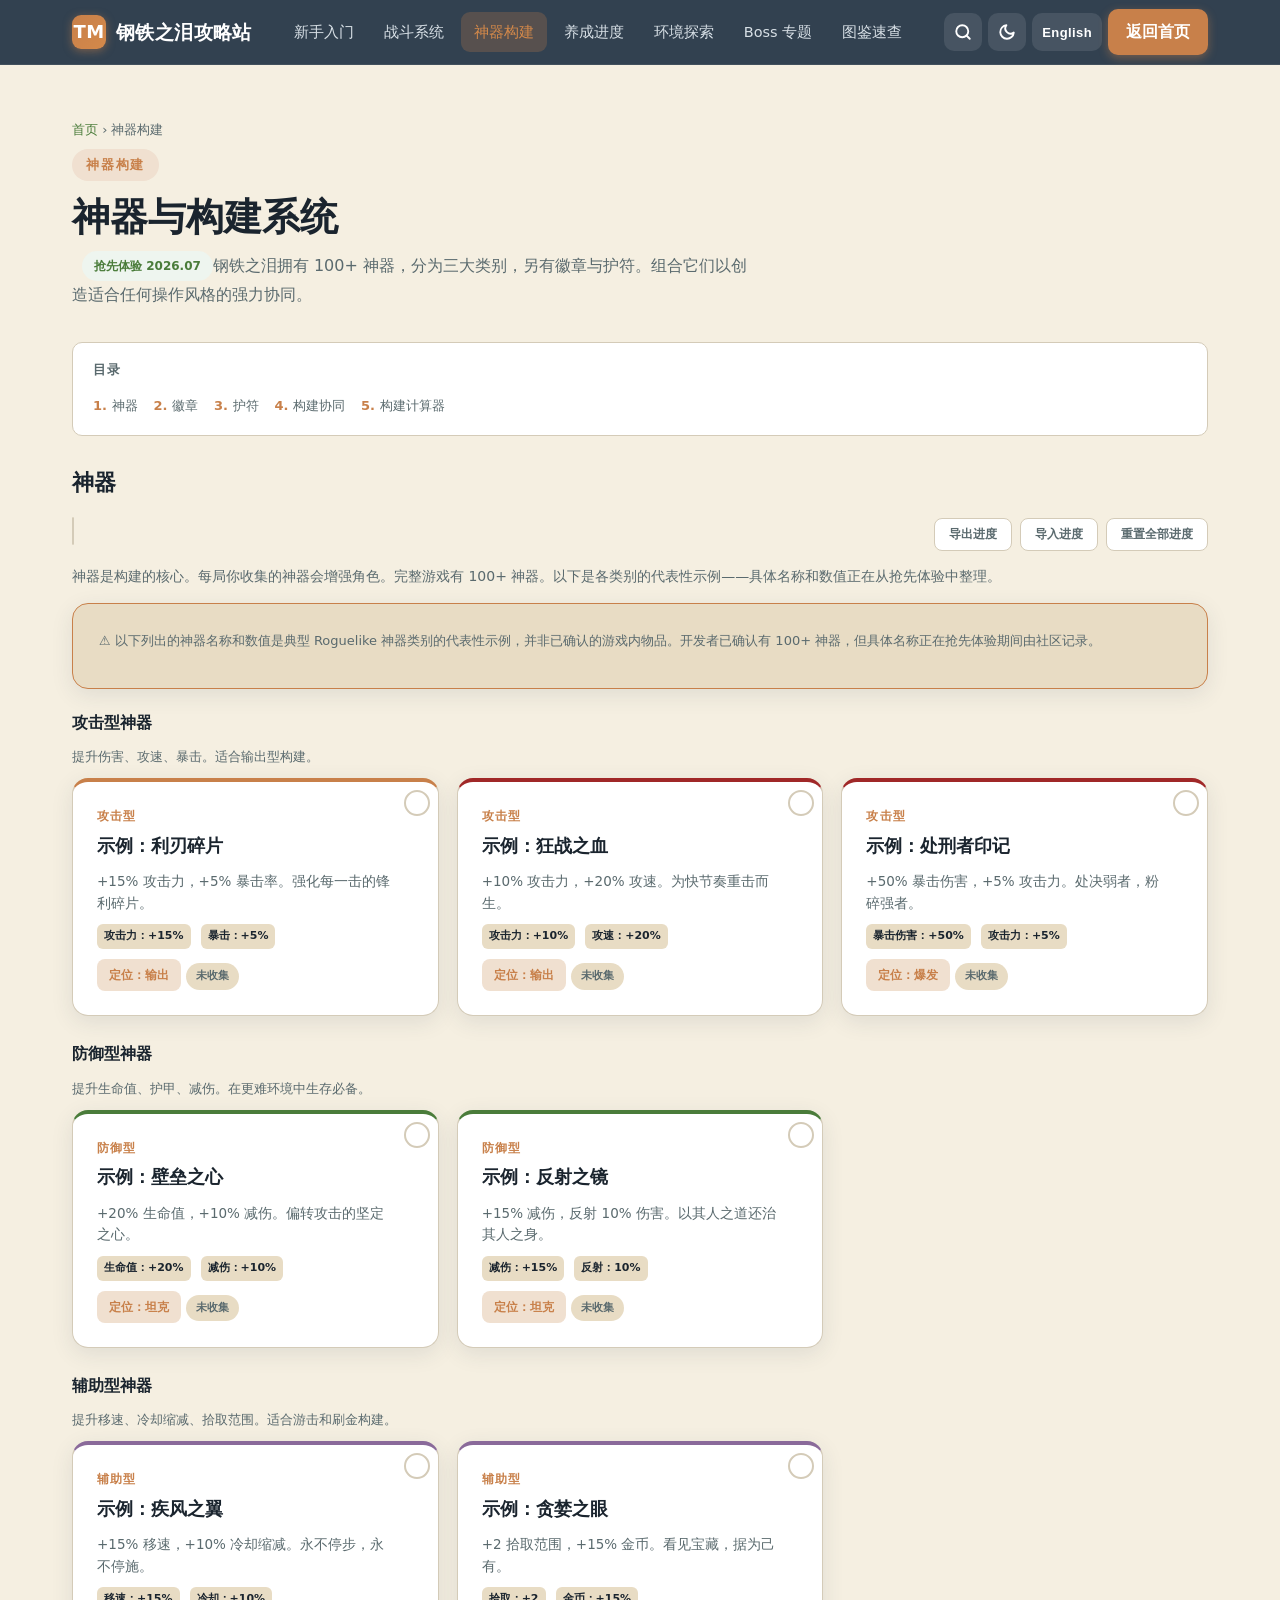
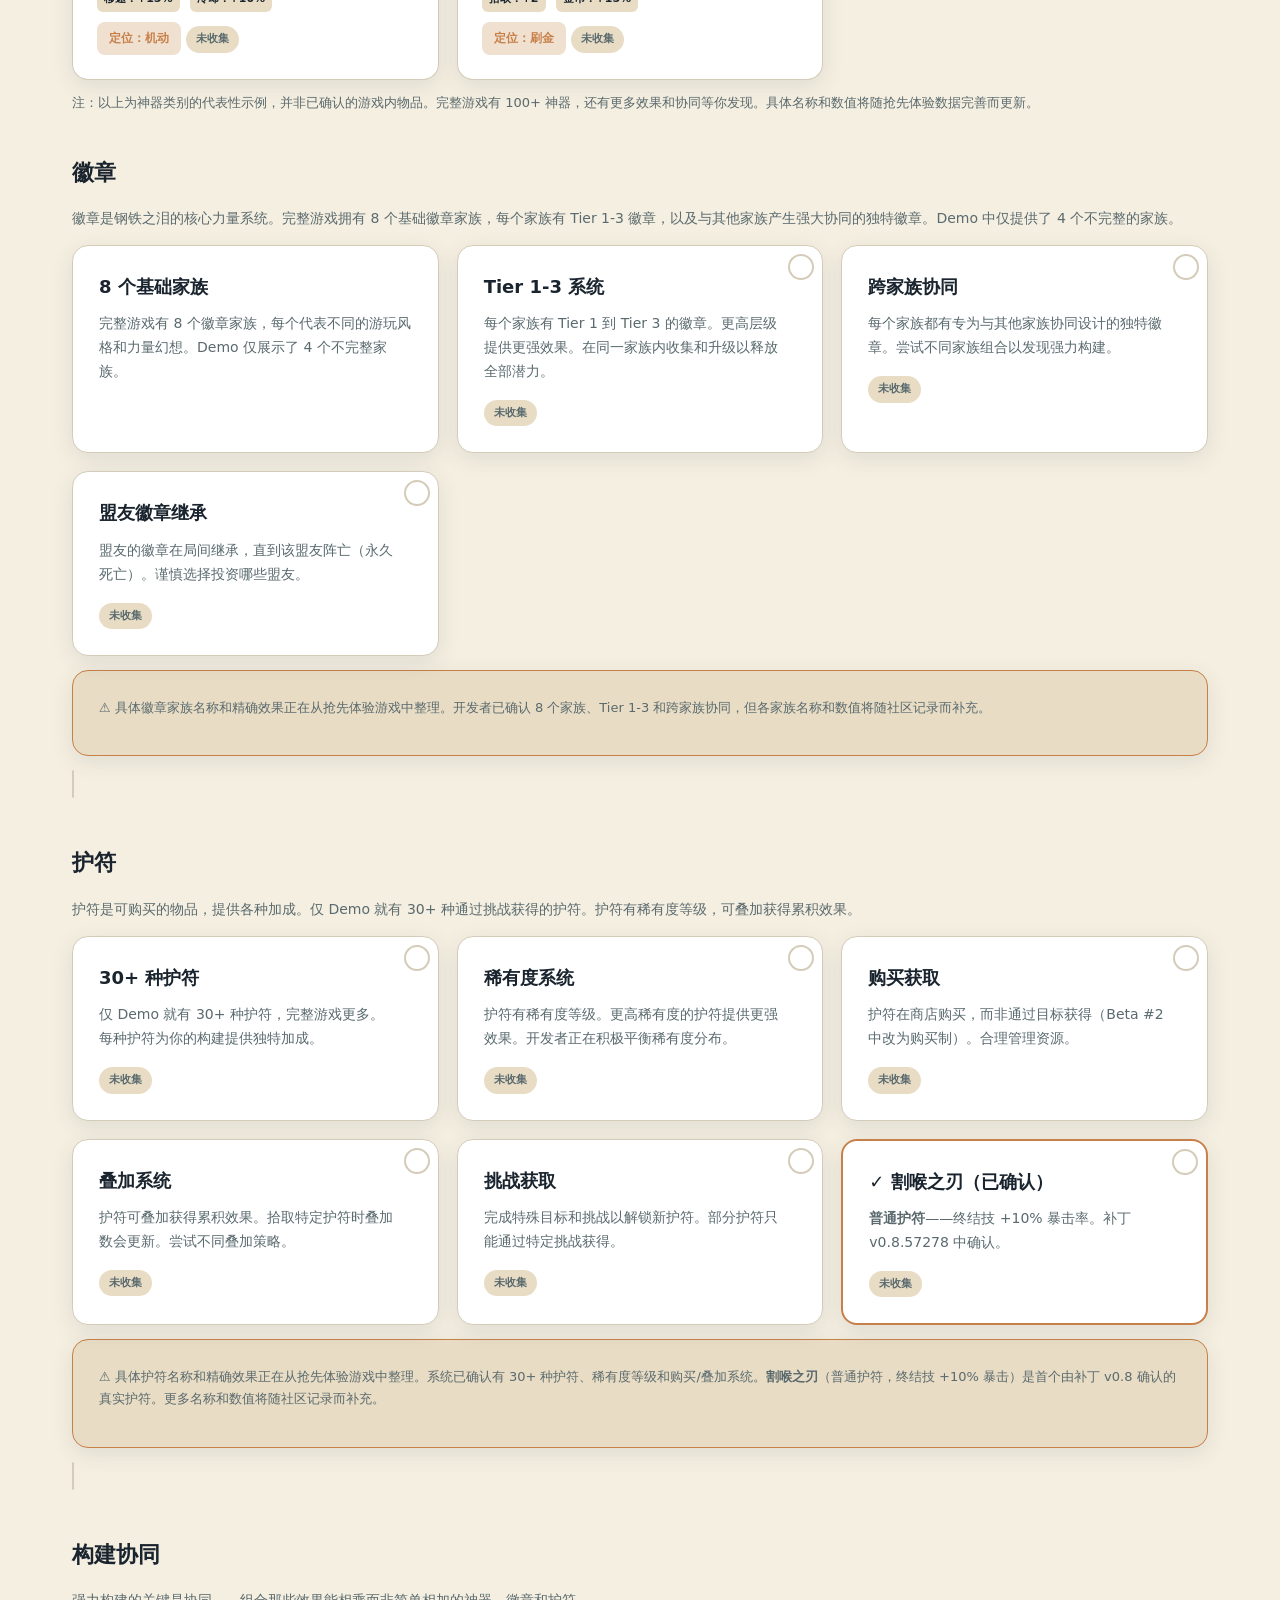
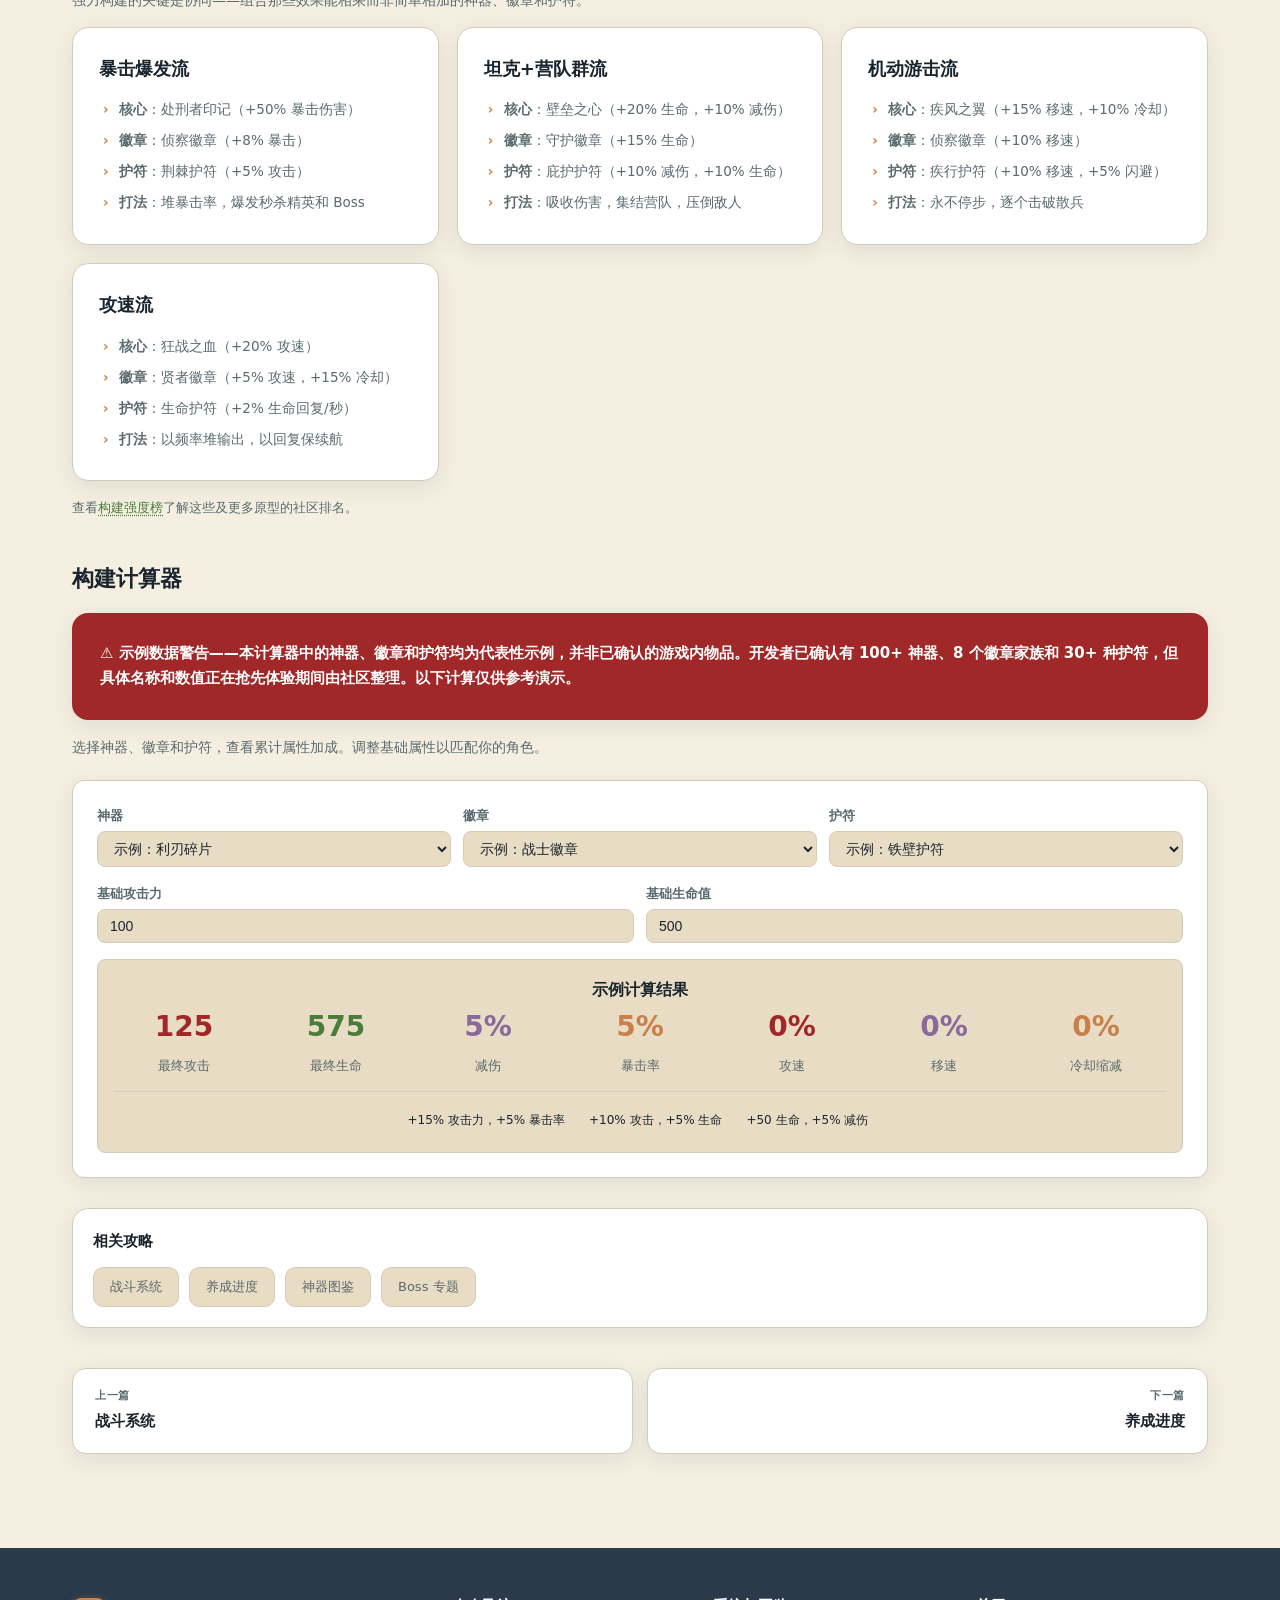
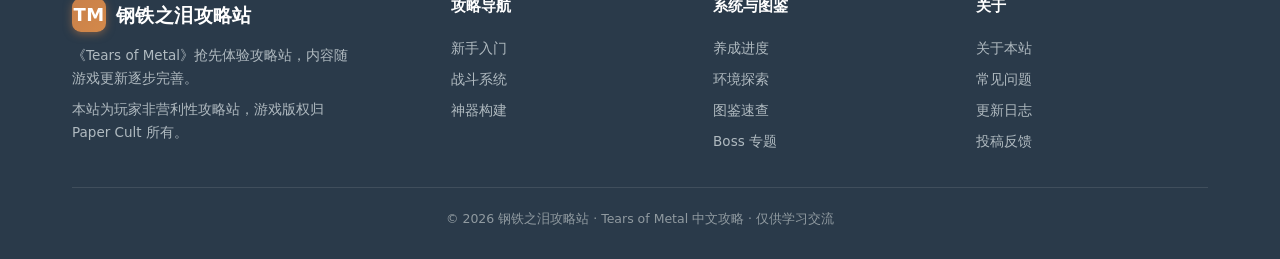
<file: towers.html>
<!DOCTYPE html>
<html lang="zh-CN">
<head>
<meta charset="UTF-8">
<meta name="viewport" content="width=device-width, initial-scale=1.0">
<link rel="canonical" href="https://tears-of-metal.yxhtl.com/towers.html">
<title>神器与构建系统 | Tears of Metal 钢铁之泪攻略</title>
<meta name="description" content="Tears of Metal 神器与构建系统详解：100+ 神器、徽章、护符的类型、效果与协同搭配，构建计算器助你优化属性。">
<meta name="keywords" content="Tears of Metal神器,钢铁之泪构建,徽章,护符,协同,build,artifact,emblem,charm">
<link rel="icon" type="image/svg+xml" href="favicon.svg">
<link rel="stylesheet" href="css/style.css">
<link rel="manifest" href="manifest.json">
<meta name="theme-color" content="#2a3a4a">
<script type="application/ld+json">
{"@context":"https://schema.org","@type":"Article","headline":"Tears of Metal 神器与构建系统","inLanguage":"zh-CN","about":"Tears of Metal 神器、徽章、护符与构建协同","isPartOf":{"@type":"WebSite","name":"钢铁之泪攻略站"}}
</script>

    <meta property="og:title" content="神器与构建系统 | Tears of Metal 钢铁之泪攻略" />
    <meta property="og:description" content="Tears of Metal 神器与构建系统详解：100+ 神器、徽章、护符的类型、效果与协同搭配，构建计算器助你优化属性。" />
    <meta property="og:type" content="website" />
    <meta property="og:locale" content="zh_CN" />
    <meta property="og:image" content="https://tears-of-metal.yxhtl.com/og-image.svg" />
<meta property="og:image:type" content="image/svg+xml" />
<meta property="og:image:width" content="1200" />
<meta property="og:image:height" content="630" />
<meta property="og:site_name" content="钢铁之泪攻略站" />
    <meta name="twitter:card" content="summary" />
<!-- Google tag (gtag.js) -->
<script>
  if (location.hostname === "tears-of-metal.yxhtl.com") {
    window.dataLayer = window.dataLayer || [];
    window.gtag = function(){ window.dataLayer.push(arguments); };
    gtag('js', new Date());
    gtag('config', 'G-5MD3PJP09L');
    var analyticsScript = document.createElement('script');
    analyticsScript.async = true;
    analyticsScript.src = 'https://www.googletagmanager.com/gtag/js?id=G-5MD3PJP09L';
    document.head.appendChild(analyticsScript);
  }
</script>
  </head>
<body>

<header class="nav">
  <div class="wrap nav-inner">
    <a href="index.html" class="brand"><span class="logo">TM</span><span data-i18n="brand">钢铁之泪攻略站</span></a>
    <nav class="nav-links" id="navLinks">
      <a href="getting-started.html" data-i18n="nav.getting-started">新手入门</a>
      <a href="combat.html" data-i18n="nav.combat">战斗系统</a>
      <a href="towers.html" class="active" data-i18n="nav.artifacts">神器构建</a>
      <a href="economy.html" data-i18n="nav.progression">养成进度</a>
      <a href="maps.html" data-i18n="nav.environments">环境探索</a>
      <a href="bosses.html" data-i18n="nav.bosses">Boss 专题</a>
      <a href="codex.html" data-i18n="nav.codex">图鉴速查</a>
    </nav>
    <div class="nav-utils">
      <button class="nav-btn search-btn" aria-label="搜索"><svg width="18" height="18" viewBox="0 0 24 24" fill="none" stroke="currentColor" stroke-width="2.5" stroke-linecap="round" stroke-linejoin="round"><circle cx="11" cy="11" r="8"/><line x1="21" y1="21" x2="16.65" y2="16.65"/></svg></button>
      <button class="nav-btn dark-btn" aria-label="暗色模式"><svg width="18" height="18" viewBox="0 0 24 24" fill="none" stroke="currentColor" stroke-width="2.5" stroke-linecap="round" stroke-linejoin="round"><path d="M21 12.79A9 9 0 1 1 11.21 3 7 7 0 0 0 21 12.79z"/></svg></button>
      <button class="nav-btn lang-btn" aria-label="语言">English</button>
      <a href="index.html" class="nav-cta" data-i18n="nav.cta.home">返回首页</a>
    </div>
    <button class="burger" id="burger" aria-label="菜单"><span></span><span></span><span></span></button>
  </div>
</header>

<section id="top" class="section-anchor" style="padding-top:54px">
  <div class="wrap">
    <div class="breadcrumb"><a href="index.html" data-en="Home">首页</a> <span>›</span> <span data-en="Artifacts">神器构建</span></div>
    <span class="eyebrow" data-en="Artifacts & Builds">神器构建</span>
    <h2 class="title" data-en="Artifacts & Build System">神器与构建系统</h2>
    <p class="subtitle" data-en="Tears of Metal features 100+ artifacts across three categories, plus emblems and charms. Combine them to create powerful synergies for any playstyle."><span class="ver-tag" data-en="Early Access 2026.07">抢先体验 2026.07</span>钢铁之泪拥有 100+ 神器，分为三大类别，另有徽章与护符。组合它们以创造适合任何操作风格的强力协同。</p>

    <div class="toc-box">
      <h4 data-en="Contents">目录</h4>
      <ol>
        <li><a href="#artifacts" data-en="Artifacts">神器</a></li>
        <li><a href="#emblems" data-en="Emblems">徽章</a></li>
        <li><a href="#charms" data-en="Charms">护符</a></li>
        <li><a href="#synergy" data-en="Build Synergy">构建协同</a></li>
        <li><a href="#calc" data-en="Build Calculator">构建计算器</a></li>
      </ol>
    </div>

    <!-- Artifacts -->
    <h3 id="artifacts" class="section-anchor" style="font-size:22px;color:var(--ink);margin-bottom:16px" data-en="Artifacts">神器</h3>
    <div class="progress-header">
      <div class="pbar" data-progress-bar="artifacts">
        <div class="pbar-fill" style="width:0"></div>
        <div class="pbar-text">0 / 0  (0%)</div>
      </div>
      <div class="progress-actions">
        <button data-action="export-progress" data-i18n="progress.export">导出进度</button>
        <button data-action="import-progress" data-i18n="progress.import">导入进度</button>
        <button data-action="reset-progress" data-i18n="progress.reset">重置全部进度</button>
      </div>
    </div>
    <p style="margin-bottom:14px;color:var(--ink-soft);font-size:14px" data-en="Artifacts are the core of your build. Each run you collect artifacts that enhance your character. The full game has 100+ artifacts. Below are representative examples of each category type — specific names and stats are being compiled from Early Access.">神器是构建的核心。每局你收集的神器会增强角色。完整游戏有 100+ 神器。以下是各类别的代表性示例——具体名称和数值正在从抢先体验中整理。</p>
    <div class="fcard" style="margin-bottom:14px;background:var(--parchment);border-color:var(--copper)">
      <p style="font-size:13px;color:var(--ink-soft)" data-en="⚠ The artifact names and stats listed below are representative examples of typical roguelike artifact categories, NOT confirmed game items. The developer confirmed 100+ artifacts exist, but specific names are being documented by the community during Early Access.">⚠ 以下列出的神器名称和数值是典型 Roguelike 神器类别的代表性示例，并非已确认的游戏内物品。开发者已确认有 100+ 神器，但具体名称正在抢先体验期间由社区记录。</p>
    </div>

    <h4 style="font-size:16px;color:var(--ink);margin:20px 0 10px" data-en="Offense Artifacts">攻击型神器</h4>
    <p style="margin-bottom:10px;color:var(--ink-soft);font-size:13px" data-en="Boosts damage, attack speed, crit. Ideal for DPS-focused builds.">提升伤害、攻速、暴击。适合输出型构建。</p>
    <div class="tower-grid">
      <div class="tower-card" data-track="art-off-blade" data-track-type="collect" data-track-group="artifacts">
        <div class="tower-type" data-en="OFFENSE">攻击型</div>
        <h4 data-en="Ex: Blade Shard">示例：利刃碎片</h4>
        <p class="tower-desc" data-en="+15% ATK, +5% Crit Rate. A sharp fragment that enhances every strike.">+15% 攻击力，+5% 暴击率。强化每一击的锋利碎片。</p>
        <div class="tower-stats">
          <span data-en="ATK: +15%">攻击力：+15%</span>
          <span data-en="Crit: +5%">暴击：+5%</span>
        </div>
        <span class="tower-tier" data-en="Tier: DPS">定位：输出</span>
        <span class="track-label">未收集</span>
      </div>
      <div class="tower-card" data-track="art-off-frenzy" data-track-type="collect" data-track-group="artifacts" style="border-top-color:var(--crimson)">
        <div class="tower-type" data-en="OFFENSE">攻击型</div>
        <h4 data-en="Ex: Frenzy Blood">示例：狂战之血</h4>
        <p class="tower-desc" data-en="+10% ATK, +20% ATK SPD. For those who live fast and hit harder.">+10% 攻击力，+20% 攻速。为快节奏重击而生。</p>
        <div class="tower-stats">
          <span data-en="ATK: +10%">攻击力：+10%</span>
          <span data-en="ATK SPD: +20%">攻速：+20%</span>
        </div>
        <span class="tower-tier" data-en="Tier: DPS">定位：输出</span>
        <span class="track-label">未收集</span>
      </div>
      <div class="tower-card" data-track="art-off-executioner" data-track-type="collect" data-track-group="artifacts" style="border-top-color:var(--crimson)">
        <div class="tower-type" data-en="OFFENSE">攻击型</div>
        <h4 data-en="Ex: Executioner's Mark">示例：处刑者印记</h4>
        <p class="tower-desc" data-en="+50% Crit DMG, +5% ATK. Execute the weak, obliterate the strong.">+50% 暴击伤害，+5% 攻击力。处决弱者，粉碎强者。</p>
        <div class="tower-stats">
          <span data-en="Crit DMG: +50%">暴击伤害：+50%</span>
          <span data-en="ATK: +5%">攻击力：+5%</span>
        </div>
        <span class="tower-tier" data-en="Tier: Burst">定位：爆发</span>
        <span class="track-label">未收集</span>
      </div>
    </div>

    <h4 style="font-size:16px;color:var(--ink);margin:24px 0 10px" data-en="Defense Artifacts">防御型神器</h4>
    <p style="margin-bottom:10px;color:var(--ink-soft);font-size:13px" data-en="Boosts HP, armor, damage reduction. Essential for surviving tougher environments.">提升生命值、护甲、减伤。在更难环境中生存必备。</p>
    <div class="tower-grid">
      <div class="tower-card" data-track="art-def-bulwark" data-track-type="collect" data-track-group="artifacts" style="border-top-color:var(--moss)">
        <div class="tower-type" data-en="DEFENSE">防御型</div>
        <h4 data-en="Ex: Bulwark Heart">示例：壁垒之心</h4>
        <p class="tower-desc" data-en="+20% HP, +10% DMG Reduction. A stalwart heart that turns blows aside.">+20% 生命值，+10% 减伤。偏转攻击的坚定之心。</p>
        <div class="tower-stats">
          <span data-en="HP: +20%">生命值：+20%</span>
          <span data-en="DR: +10%">减伤：+10%</span>
        </div>
        <span class="tower-tier" data-en="Tier: Tank">定位：坦克</span>
        <span class="track-label">未收集</span>
      </div>
      <div class="tower-card" data-track="art-def-reflection" data-track-type="collect" data-track-group="artifacts" style="border-top-color:var(--moss)">
        <div class="tower-type" data-en="DEFENSE">防御型</div>
        <h4 data-en="Ex: Mirror of Reflection">示例：反射之镜</h4>
        <p class="tower-desc" data-en="+15% DMG Reduction, reflect 10% damage. Turn their strength against them.">+15% 减伤，反射 10% 伤害。以其人之道还治其人之身。</p>
        <div class="tower-stats">
          <span data-en="DR: +15%">减伤：+15%</span>
          <span data-en="Reflect: 10%">反射：10%</span>
        </div>
        <span class="tower-tier" data-en="Tier: Tank">定位：坦克</span>
        <span class="track-label">未收集</span>
      </div>
    </div>

    <h4 style="font-size:16px;color:var(--ink);margin:24px 0 10px" data-en="Utility Artifacts">辅助型神器</h4>
    <p style="margin-bottom:10px;color:var(--ink-soft);font-size:13px" data-en="Boosts move speed, CDR, pickup range. Great for hit-and-run and farming builds.">提升移速、冷却缩减、拾取范围。适合游击和刷金构建。</p>
    <div class="tower-grid">
      <div class="tower-card" data-track="art-util-swift" data-track-type="collect" data-track-group="artifacts" style="border-top-color:var(--heather)">
        <div class="tower-type" data-en="UTILITY">辅助型</div>
        <h4 data-en="Ex: Wings of Swiftness">示例：疾风之翼</h4>
        <p class="tower-desc" data-en="+15% Move SPD, +10% CDR. Never stop moving, never stop casting.">+15% 移速，+10% 冷却缩减。永不停步，永不停施。</p>
        <div class="tower-stats">
          <span data-en="Move SPD: +15%">移速：+15%</span>
          <span data-en="CDR: +10%">冷却：+10%</span>
        </div>
        <span class="tower-tier" data-en="Tier: Mobility">定位：机动</span>
        <span class="track-label">未收集</span>
      </div>
      <div class="tower-card" data-track="art-util-greed" data-track-type="collect" data-track-group="artifacts" style="border-top-color:var(--heather)">
        <div class="tower-type" data-en="UTILITY">辅助型</div>
        <h4 data-en="Ex: Eye of Greed">示例：贪婪之眼</h4>
        <p class="tower-desc" data-en="+2 Pickup Range, +15% Gold. See the treasure, claim the treasure.">+2 拾取范围，+15% 金币。看见宝藏，据为己有。</p>
        <div class="tower-stats">
          <span data-en="Pickup: +2">拾取：+2</span>
          <span data-en="Gold: +15%">金币：+15%</span>
        </div>
        <span class="tower-tier" data-en="Tier: Farm">定位：刷金</span>
        <span class="track-label">未收集</span>
      </div>
    </div>
    <p style="margin-top:12px;color:var(--ink-soft);font-size:13px" data-en="Note: The above are representative examples of artifact categories, not confirmed game items. The full game has 100+ artifacts with many more effects and synergies to discover. Specific names and stats will be updated as Early Access data becomes available.">注：以上为神器类别的代表性示例，并非已确认的游戏内物品。完整游戏有 100+ 神器，还有更多效果和协同等你发现。具体名称和数值将随抢先体验数据完善而更新。</p>

    <!-- Emblems -->
    <h3 id="emblems" class="section-anchor" style="font-size:22px;color:var(--ink);margin:40px 0 16px" data-en="Emblems">徽章</h3>
    <p style="margin-bottom:14px;color:var(--ink-soft);font-size:14px" data-en="Emblems are a core power system in Tears of Metal. The full game features 8 base Emblem families, each with Tier 1-3 emblems and unique synergy emblems that create powerful cross-family combinations. In the demo, only 4 incomplete families were available.">徽章是钢铁之泪的核心力量系统。完整游戏拥有 8 个基础徽章家族，每个家族有 Tier 1-3 徽章，以及与其他家族产生强大协同的独特徽章。Demo 中仅提供了 4 个不完整的家族。</p>
    <div class="feature-grid">
      <div class="fcard"><h4 data-en="8 Base Families">8 个基础家族</h4><p data-en="The full game has 8 Emblem families, each representing a different playstyle and power fantasy. The demo only showed 4 incomplete families.">完整游戏有 8 个徽章家族，每个代表不同的游玩风格和力量幻想。Demo 仅展示了 4 个不完整家族。</p></div>
      <div class="fcard" data-track="art-emb-warrior" data-track-type="collect" data-track-group="emblems"><h4 data-en="Tier 1-3 System">Tier 1-3 系统</h4><p data-en="Each family has emblems going from Tier 1 to Tier 3. Higher tiers offer more powerful effects. Collect and upgrade within a family to unlock its full potential.">每个家族有 Tier 1 到 Tier 3 的徽章。更高层级提供更强效果。在同一家族内收集和升级以释放全部潜力。</p><span class="track-label">未收集</span></div>
      <div class="fcard" data-track="art-emb-guardian" data-track-type="collect" data-track-group="emblems"><h4 data-en="Cross-Family Synergy">跨家族协同</h4><p data-en="Each family has unique Emblems designed for synergies with other families. Experiment with different family combinations to discover devastating builds.">每个家族都有专为与其他家族协同设计的独特徽章。尝试不同家族组合以发现强力构建。</p><span class="track-label">未收集</span></div>
      <div class="fcard" data-track="art-emb-scout" data-track-type="collect" data-track-group="emblems"><h4 data-en="Ally Emblems Persist">盟友徽章继承</h4><p data-en="Ally Emblems persist across runs until that ally dies (permadeath). Choose carefully which allies to invest in.">盟友的徽章在局间继承，直到该盟友阵亡（永久死亡）。谨慎选择投资哪些盟友。</p><span class="track-label">未收集</span></div>
    </div>
    <div class="fcard" style="margin-top:14px;background:var(--parchment);border-color:var(--copper)">
      <p style="font-size:13px;color:var(--ink-soft)" data-en="⚠ Specific Emblem family names and exact effects are being compiled from Early Access playthroughs. The developer has confirmed 8 families with Tier 1-3 and cross-family synergies, but individual names and stats will be added as the community documents them.">⚠ 具体徽章家族名称和精确效果正在从抢先体验游戏中整理。开发者已确认 8 个家族、Tier 1-3 和跨家族协同，但各家族名称和数值将随社区记录而补充。</p>
    </div>
    <div class="progress-header" style="margin-top:14px">
      <div class="pbar" data-progress-bar="emblems">
        <div class="pbar-fill" style="width:0"></div>
        <div class="pbar-text">0 / 0  (0%)</div>
      </div>
    </div>

    <!-- Charms -->
    <h3 id="charms" class="section-anchor" style="font-size:22px;color:var(--ink);margin:40px 0 16px" data-en="Charms">护符</h3>
    <p style="margin-bottom:14px;color:var(--ink-soft);font-size:14px" data-en="Charms are purchasable items that provide various bonuses. The demo alone featured 30+ Charms earned through challenges. Charms have rarity tiers and can be stacked for cumulative effects.">护符是可购买的物品，提供各种加成。仅 Demo 就有 30+ 种通过挑战获得的护符。护符有稀有度等级，可叠加获得累积效果。</p>
    <div class="feature-grid">
      <div class="fcard" data-track="art-chm-iron" data-track-type="collect" data-track-group="charms"><h4 data-en="30+ Charms">30+ 种护符</h4><p data-en="The demo alone featured over 30 Charms. The full game has even more. Each Charm provides unique bonuses to your build.">仅 Demo 就有 30+ 种护符，完整游戏更多。每种护符为你的构建提供独特加成。</p><span class="track-label">未收集</span></div>
      <div class="fcard" data-track="art-chm-thorn" data-track-type="collect" data-track-group="charms"><h4 data-en="Rarity System">稀有度系统</h4><p data-en="Charms have rarity tiers. Higher rarity Charms offer more powerful effects. The developer is actively balancing rarity distribution.">护符有稀有度等级。更高稀有度的护符提供更强效果。开发者正在积极平衡稀有度分布。</p><span class="track-label">未收集</span></div>
      <div class="fcard" data-track="art-chm-vitality" data-track-type="collect" data-track-group="charms"><h4 data-en="Purchased, Not Granted">购买获取</h4><p data-en="Charms are purchased from shops, not granted by objectives (changed during Beta #2). Manage your resources wisely.">护符在商店购买，而非通过目标获得（Beta #2 中改为购买制）。合理管理资源。</p><span class="track-label">未收集</span></div>
      <div class="fcard" data-track="art-chm-swift" data-track-type="collect" data-track-group="charms"><h4 data-en="Stack System">叠加系统</h4><p data-en="Charms can be stacked for cumulative effects. Stack counts update when picking up certain Charms. Experiment with stacking strategies.">护符可叠加获得累积效果。拾取特定护符时叠加数会更新。尝试不同叠加策略。</p><span class="track-label">未收集</span></div>
      <div class="fcard" data-track="art-chm-warding" data-track-type="collect" data-track-group="charms"><h4 data-en="Earned Through Challenges">挑战获取</h4><p data-en="Complete special objectives and challenges to unlock new Charms. Some Charms are only available through specific challenges.">完成特殊目标和挑战以解锁新护符。部分护符只能通过特定挑战获得。</p><span class="track-label">未收集</span></div>
      <div class="fcard" data-track="art-chm-cutthroat" data-track-type="collect" data-track-group="charms" style="border:2px solid var(--copper)"><h4 data-en="✓ Cutthroat's Blade (Confirmed)">✓ 割喉之刃（已确认）</h4><p data-en="<b>Common Charm</b> — Grants +10% critical hit chance on Finishers. Confirmed in patch v0.8.57278."><b>普通护符</b>——终结技 +10% 暴击率。补丁 v0.8.57278 中确认。</p><span class="track-label">未收集</span></div>
    </div>
    <div class="fcard" style="margin-top:14px;background:var(--parchment);border-color:var(--copper)">
      <p style="font-size:13px;color:var(--ink-soft)" data-en="⚠ Specific Charm names and exact effects are being compiled from Early Access playthroughs. The system is confirmed to have 30+ Charms with rarity tiers and a purchase/stack system. <b>Cutthroat's Blade</b> (Common Charm, +10% Crit on Finishers) is the first confirmed real Charm from patch v0.8. More names and stats will be added as the community documents them.">⚠ 具体护符名称和精确效果正在从抢先体验游戏中整理。系统已确认有 30+ 种护符、稀有度等级和购买/叠加系统。<b>割喉之刃</b>（普通护符，终结技 +10% 暴击）是首个由补丁 v0.8 确认的真实护符。更多名称和数值将随社区记录而补充。</p>
    </div>
    <div class="progress-header" style="margin-top:14px">
      <div class="pbar" data-progress-bar="charms">
        <div class="pbar-fill" style="width:0"></div>
        <div class="pbar-text">0 / 0  (0%)</div>
      </div>
    </div>

    <!-- Build Synergy -->
    <h3 id="synergy" class="section-anchor" style="font-size:22px;color:var(--ink);margin:40px 0 16px" data-en="Build Synergy">构建协同</h3>
    <p style="margin-bottom:14px;color:var(--ink-soft);font-size:14px" data-en="The key to powerful builds is synergy — combining artifacts, emblems, and charms whose effects multiply rather than add.">强力构建的关键是协同——组合那些效果能相乘而非简单相加的神器、徽章和护符。</p>
    <div class="feature-grid">
      <div class="fcard"><h4 data-en="Crit Burst Build">暴击爆发流</h4><ul>
        <li data-en="<b>Core</b>: Executioner's Mark (+50% Crit DMG)"><b>核心</b>：处刑者印记（+50% 暴击伤害）</li>
        <li data-en="<b>Emblem</b>: Scout Emblem (+8% Crit)"><b>徽章</b>：侦察徽章（+8% 暴击）</li>
        <li data-en="<b>Charm</b>: Thorn Charm (+5% ATK)"><b>护符</b>：荆棘护符（+5% 攻击）</li>
        <li data-en="<b>Playstyle</b>: Build crit rate, burst down elites and bosses"><b>打法</b>：堆暴击率，爆发秒杀精英和 Boss</li>
      </ul></div>
      <div class="fcard"><h4 data-en="Tank + Battalion Swarm">坦克+营队群流</h4><ul>
        <li data-en="<b>Core</b>: Bulwark Heart (+20% HP, +10% DR)"><b>核心</b>：壁垒之心（+20% 生命，+10% 减伤）</li>
        <li data-en="<b>Emblem</b>: Guardian Emblem (+15% HP)"><b>徽章</b>：守护徽章（+15% 生命）</li>
        <li data-en="<b>Charm</b>: Warding Charm (+10% DR, +10% HP)"><b>护符</b>：庇护护符（+10% 减伤，+10% 生命）</li>
        <li data-en="<b>Playstyle</b>: Soak damage, rally battalion, overwhelm enemies"><b>打法</b>：吸收伤害，集结营队，压倒敌人</li>
      </ul></div>
      <div class="fcard"><h4 data-en="Mobility Hit-and-Run">机动游击流</h4><ul>
        <li data-en="<b>Core</b>: Wings of Swiftness (+15% Move SPD, +10% CDR)"><b>核心</b>：疾风之翼（+15% 移速，+10% 冷却）</li>
        <li data-en="<b>Emblem</b>: Scout Emblem (+10% Move SPD)"><b>徽章</b>：侦察徽章（+10% 移速）</li>
        <li data-en="<b>Charm</b>: Swift Charm (+10% Move SPD, +5% Dodge)"><b>护符</b>：疾行护符（+10% 移速，+5% 闪避）</li>
        <li data-en="<b>Playstyle</b>: Never stop moving, pick off stragglers"><b>打法</b>：永不停步，逐个击破散兵</li>
      </ul></div>
      <div class="fcard"><h4 data-en="Attack Speed Build">攻速流</h4><ul>
        <li data-en="<b>Core</b>: Frenzy Blood (+20% ATK SPD)"><b>核心</b>：狂战之血（+20% 攻速）</li>
        <li data-en="<b>Emblem</b>: Sage Emblem (+5% ATK SPD, +15% CDR)"><b>徽章</b>：贤者徽章（+5% 攻速，+15% 冷却）</li>
        <li data-en="<b>Charm</b>: Vitality Charm (+2% HP Regen/s)"><b>护符</b>：生命护符（+2% 生命回复/秒）</li>
        <li data-en="<b>Playstyle</b>: DPS through volume, sustain through regen"><b>打法</b>：以频率堆输出，以回复保续航</li>
      </ul></div>
    </div>
    <p style="margin-top:16px;color:var(--ink-soft);font-size:13px" data-en="See the <a class='xref' href='combat.html#tier-list'>Build Tier List</a> for community rankings of these and more archetypes.">查看<a class="xref" href="combat.html#tier-list">构建强度榜</a>了解这些及更多原型的社区排名。</p>

    <!-- Build Calculator -->
    <h3 id="calc" class="section-anchor" style="font-size:22px;color:var(--ink);margin:40px 0 16px" data-en="Build Calculator">构建计算器</h3>
    <div class="fcard" style="margin-bottom:16px;background:var(--crimson);border:2px solid var(--crimson);color:#fff">
      <p style="font-size:15px;font-weight:700;margin:0;color:#fff" data-en="⚠ EXAMPLE DATA — The artifacts, emblems, and charms in this calculator are REPRESENTATIVE EXAMPLES, not confirmed game items. The developer confirmed 100+ artifacts, 8 Emblem families, and 30+ Charms exist, but specific names and stats are still being documented by the community during Early Access. Calculations below are for demonstration only.">⚠ 示例数据警告——本计算器中的神器、徽章和护符均为代表性示例，并非已确认的游戏内物品。开发者已确认有 100+ 神器、8 个徽章家族和 30+ 种护符，但具体名称和数值正在抢先体验期间由社区整理。以下计算仅供参考演示。</p>
    </div>
    <p style="margin-bottom:14px;color:var(--ink-soft);font-size:14px" data-en="Select an artifact, emblem, and charm to see cumulative stat bonuses. Adjust base stats to match your character.">选择神器、徽章和护符，查看累计属性加成。调整基础属性以匹配你的角色。</p>
    <div class="calc-box" id="buildCalculator">
      <div class="calc-row">
        <div>
          <label data-en="Artifact">神器</label>
          <select id="calcArtifact">
            <optgroup label="攻击型" data-en="Offense">
              <option value="off-blade" data-en="Ex: Blade Shard">示例：利刃碎片</option>
              <option value="off-frenzy" data-en="Ex: Frenzy Blood">示例：狂战之血</option>
              <option value="off-executioner" data-en="Ex: Executioner's Mark">示例：处刑者印记</option>
            </optgroup>
            <optgroup label="防御型" data-en="Defense">
              <option value="def-bulwark" data-en="Ex: Bulwark Heart">示例：壁垒之心</option>
              <option value="def-reflection" data-en="Ex: Mirror of Reflection">示例：反射之镜</option>
            </optgroup>
            <optgroup label="辅助型" data-en="Utility">
              <option value="util-swift" data-en="Ex: Wings of Swiftness">示例：疾风之翼</option>
              <option value="util-greed" data-en="Ex: Eye of Greed">示例：贪婪之眼</option>
            </optgroup>
          </select>
        </div>
        <div>
          <label data-en="Emblem">徽章</label>
          <select id="calcEmblem">
            <option value="emb-warrior" data-en="Ex: Warrior Emblem">示例：战士徽章</option>
            <option value="emb-guardian" data-en="Ex: Guardian Emblem">示例：守护徽章</option>
            <option value="emb-scout" data-en="Ex: Scout Emblem">示例：侦察徽章</option>
            <option value="emb-sage" data-en="Ex: Sage Emblem">示例：贤者徽章</option>
          </select>
        </div>
        <div>
          <label data-en="Charm">护符</label>
          <select id="calcCharm">
            <option value="chm-iron" data-en="Ex: Iron Charm">示例：铁壁护符</option>
            <option value="chm-thorn" data-en="Ex: Thorn Charm">示例：荆棘护符</option>
            <option value="chm-vitality" data-en="Ex: Vitality Charm">示例：生命护符</option>
            <option value="chm-swift" data-en="Ex: Swift Charm">示例：疾行护符</option>
            <option value="chm-warding" data-en="Ex: Warding Charm">示例：庇护护符</option>
          </select>
        </div>
      </div>
      <div class="calc-row" style="grid-template-columns:1fr 1fr">
        <div>
          <label data-en="Base ATK">基础攻击力</label>
          <input type="number" id="calcBaseAtk" value="100" min="1" max="9999">
        </div>
        <div>
          <label data-en="Base HP">基础生命值</label>
          <input type="number" id="calcBaseHp" value="500" min="1" max="99999">
        </div>
      </div>
      <div class="calc-result">
        <h4 data-en="Example calculation results">示例计算结果</h4>
        <div style="display:grid;grid-template-columns:repeat(auto-fit,minmax(120px,1fr));gap:12px">
          <div><div class="calc-num" id="rATK" style="color:var(--crimson)">100</div><div class="calc-label" data-en="Final ATK">最终攻击</div></div>
          <div><div class="calc-num" id="rHP" style="color:var(--moss)">500</div><div class="calc-label" data-en="Final HP">最终生命</div></div>
          <div><div class="calc-num" id="rDR" style="color:var(--heather)">0%</div><div class="calc-label" data-en="DMG Reduction">减伤</div></div>
          <div><div class="calc-num" id="rCrit" style="color:var(--copper)">0%</div><div class="calc-label" data-en="Crit Rate">暴击率</div></div>
          <div><div class="calc-num" id="rAtkSpd" style="color:var(--crimson)">0%</div><div class="calc-label" data-en="ATK SPD">攻速</div></div>
          <div><div class="calc-num" id="rMoveSpd" style="color:var(--heather)">0%</div><div class="calc-label" data-en="Move SPD">移速</div></div>
          <div><div class="calc-num" id="rCDR" style="color:var(--copper)">0%</div><div class="calc-label" data-en="Cooldown Reduction">冷却缩减</div></div>
        </div>
        <div id="rInputHint" aria-live="polite"></div>
        <div id="rEffects" style="margin-top:14px;font-size:13px;border-top:1px solid var(--line);padding-top:12px"></div>
      </div>
    </div>

    <!-- 交叉引用 -->
    <div class="cross-links">
      <h4 data-en="Related Guides">相关攻略</h4>
      <div class="cl-list">
        <a href="combat.html" data-en="Combat">战斗系统</a>
        <a href="economy.html" data-en="Progression">养成进度</a>
        <a href="codex.html#artifacts" data-en="Artifact Codex">神器图鉴</a>
        <a href="bosses.html" data-en="Bosses">Boss 专题</a>
      </div>
    </div>

    <!-- 上下篇导航 -->
    <div class="page-nav">
      <a href="combat.html"><div class="pn-label" data-en="Previous">上一篇</div><div class="pn-title" data-en="Combat System">战斗系统</div></a>
      <a href="economy.html"><div class="pn-label" data-en="Next">下一篇</div><div class="pn-title" data-en="Progression">养成进度</div></a>
    </div>
  </div>
</section>

<footer>
  <div class="wrap">
    <div class="foot-grid">
      <div class="foot-brand">
        <a href="index.html" class="brand" style="color:#fff"><span class="logo">TM</span><span data-en="Tears of Metal Guide">钢铁之泪攻略站</span></a>
        <p data-i18n="foot.branddesc">《Tears of Metal》抢先体验攻略站，内容随游戏更新逐步完善。</p>
        <p class="disclaimer" data-en="This is a non-profit fan guide site. Game rights belong to Paper Cult.">本站为玩家非营利性攻略站，游戏版权归 Paper Cult 所有。</p>
      </div>
      <div><h4 data-i18n="foot.nav">攻略导航</h4><a href="getting-started.html" data-en="Beginner">新手入门</a><a href="combat.html" data-en="Combat">战斗系统</a><a href="towers.html" data-en="Artifacts">神器构建</a></div>
      <div><h4 data-i18n="foot.systems">系统与图鉴</h4><a href="economy.html" data-en="Progression">养成进度</a><a href="maps.html" data-en="Environments">环境探索</a><a href="codex.html" data-en="Codex">图鉴速查</a><a href="bosses.html" data-en="Bosses">Boss 专题</a></div>
      <div><h4 data-i18n="foot.about">关于</h4><a href="about.html" data-i18n="foot.aboutus">关于本站</a><a href="faq.html" data-en="FAQ">常见问题</a><a href="changelog.html" data-i18n="foot.changelog">更新日志</a><a href="https://github.com/yxhtl/tears-of-metal-guide/issues" target="_blank" rel="noopener" data-i18n="foot.feedback">投稿反馈</a></div>
    </div>
    <div class="foot-bottom" data-i18n="foot.copy">© 2026 钢铁之泪攻略站 · Tears of Metal 中文攻略 · 仅供学习交流</div>
  </div>
</footer>

<button id="toTop" aria-label="返回顶部" data-en="Top">顶部</button>
<div class="search-overlay" id="searchOverlay">
  <div class="search-panel">
    <div class="search-input-wrap">
      <span class="s-ico"></span>
      <input type="text" placeholder="搜索攻略、神器、环境…">
      <button class="search-close" aria-label="关闭">×</button>
    </div>
    <div class="search-results"></div>
  </div>
</div>
<script src="js/common.js"></script>
</body>
</html>
</file>
<file: css/style.css>
/* ===== Tears of Metal Guide - Shared Styles ===== */
:root{
  --iron:#2a3a4a;         /* 深铁蓝 - 主背景/导航 */
  --iron-2:#3a4a5c;       /* 浅铁蓝 */
  --iron-3:#1a2a3a;       /* 深铁蓝2 */
  --copper:#c8804a;       /* 铜色 - 主强调色 */
  --copper-2:#d4894a;     /* 亮铜色 */
  --copper-3:#e8a060;     /* 柔铜色 */
  --heather:#8a6a9a;      /* 苏格兰石楠紫 - 次强调色 */
  --heather-2:#a08ab0;    /* 亮石楠紫 */
  --moss:#4a7c3a;         /* 高地苔藓绿 - 成功/完成 */
  --moss-2:#6a9c4a;       /* 亮苔藓绿 */
  --crimson:#a02828;      /* 战斗红 - 危险/Boss */
  --steel:#8a8a7a;        /* 钢灰 */
  --parchment:#e8dcc4;    /* 羊皮纸色 */
  --parchment-2:#f5efe1;  /* 亮羊皮纸 */
  --parchment-3:#faf6ec;  /* 最亮 */
  --ink:#1a242e;          /* 正文文字色 */
  --ink-soft:#5a6a6e;     /* 次要文字色 */
  --line:#d4cbb8;         /* 分割线 */
  --card:#ffffff;          /* 卡片背景 */
  /* aliases for compatibility */
  --border:var(--line);
  --card-bg:var(--card);
  --bg:var(--parchment);
  --accent:var(--copper);
  --shadow:0 6px 22px rgba(42,58,74,.10);
  --shadow-lg:0 14px 40px rgba(42,58,74,.16);
  --radius:16px;
  --maxw:1180px;
}
*{box-sizing:border-box;margin:0;padding:0}
html{scroll-behavior:smooth;scroll-padding-top:78px}
body{
  font-family:"Segoe UI","PingFang SC","Microsoft YaHei",system-ui,sans-serif;
  color:var(--ink);
  background:var(--parchment-2);
  line-height:1.7;
  -webkit-font-smoothing:antialiased;
  transition:background .3s,color .3s;
}
a{color:inherit;text-decoration:none}
img{max-width:100%;display:block}

/* ===== DARK MODE ===== */
body.dark{
  --iron:#152030;
  --iron-2:#1e2a3a;
  --iron-3:#0f1a28;
  --ink:#e8e2d4;
  --ink-soft:#b0bac0;
  --parchment:#1e2a34;
  --parchment-2:#141e28;
  --parchment-3:#0f1820;
  --line:#2e3a44;
  --card:#1a242e;
  --border:var(--line);
  --card-bg:var(--card);
  --bg:var(--parchment);
  --accent:var(--copper);
  --shadow:0 6px 22px rgba(0,0,0,.35);
  --shadow-lg:0 14px 40px rgba(0,0,0,.5);
}
body.dark .bg-alt{background:#101820}
body.dark tr:hover td{background:#222e38}
body.dark .chip{background:var(--card)}
body.dark .calc-result{background:#1a242e}
body.dark .stat-pill{background:var(--parchment)}
body.dark .res-emoji{background:var(--parchment)}
body.dark .eyebrow{background:#2a3440}
body.dark .tagline{background:#1e2a30;color:var(--moss-2)}
body.dark .wave-card .wave-power{background:#2a2418}
body.dark .tower-card .tower-tier{background:#2a2418}
body.dark .map-card .num{color:#1a242e}

/* ===== LAYOUT ===== */
.wrap{max-width:var(--maxw);margin:0 auto;padding:0 22px}
section{padding:64px 0}
.bg-alt{background:#ede8dc}

/* ===== TYPOGRAPHY ===== */
.eyebrow{
  display:inline-block;font-size:13px;font-weight:700;letter-spacing:.14em;
  text-transform:uppercase;color:var(--copper);background:#f0e0d0;
  padding:5px 14px;border-radius:999px;margin-bottom:14px;
}
h2.title{font-size:clamp(26px,4vw,38px);line-height:1.2;color:var(--ink);margin-bottom:10px;font-weight:800}
.subtitle{color:var(--ink-soft);max-width:680px;margin-bottom:34px;font-size:16px}
.lead{font-size:17px}

/* ===== NAV ===== */
header.nav{
  position:sticky;top:0;z-index:100;
  background:rgba(42,58,74,.96);backdrop-filter:blur(8px);
  border-bottom:1px solid rgba(255,255,255,.08);
}
.nav-inner{display:flex;align-items:center;justify-content:space-between;height:64px;flex-wrap:nowrap;gap:12px}
.brand{display:flex;align-items:center;gap:10px;color:#fff;font-weight:800;font-size:19px;letter-spacing:.02em;flex-shrink:0;white-space:nowrap}
.brand .logo{
  width:34px;height:34px;border-radius:9px;display:grid;place-items:center;
  background:linear-gradient(135deg,var(--copper),var(--copper-2));font-size:18px;font-weight:900;color:#fff;
  box-shadow:0 2px 8px rgba(200,128,74,.5);
}
.nav-links{display:flex;align-items:center;gap:4px}
.nav-links a{
  color:#d8e0e6;font-size:14.5px;font-weight:500;padding:8px 13px;border-radius:9px;transition:.18s;
}
.nav-links a:hover{background:rgba(255,255,255,.12);color:#fff}
.nav-links a.active{background:rgba(200,128,74,.25);color:var(--copper-2)}
.nav-cta{
  background:var(--copper);color:#fff!important;padding:9px 18px;border-radius:10px;font-weight:700;
  box-shadow:0 3px 10px rgba(200,128,74,.45);
}
.nav-cta:hover{background:var(--copper-2);transform:translateY(-1px)}
.burger{display:none;flex-direction:column;gap:5px;background:none;border:0;cursor:pointer;padding:8px}
.burger span{width:24px;height:2.5px;background:#fff;border-radius:2px;transition:.25s}

/* nav utility buttons */
.nav-utils{display:flex;align-items:center;gap:6px;flex-shrink:0}
.nav-btn{
  width:38px;height:38px;border-radius:10px;border:0;cursor:pointer;background:rgba(255,255,255,.1);
  color:#fff;font-size:14px;font-weight:700;display:grid;place-items:center;transition:.18s;flex-shrink:0;
}
.nav-btn:hover{background:rgba(255,255,255,.22)}
.nav-btn.lang-btn{width:auto;padding:0 10px;font-size:13px;font-weight:700;letter-spacing:.03em}
.nav-btn svg{display:block;color:#fff}
.search-input-wrap .s-ico{display:grid;place-items:center;color:var(--ink-soft)}
.search-input-wrap .s-ico svg{display:block}

/* ===== SEARCH OVERLAY ===== */
.search-overlay{
  position:fixed;inset:0;z-index:200;background:rgba(16,24,34,.85);backdrop-filter:blur(6px);
  display:none;align-items:flex-start;justify-content:center;padding-top:12vh;
}
.search-overlay.show{display:flex}
.search-panel{
  width:100%;max-width:640px;background:var(--card);border:1px solid var(--line);border-radius:18px;
  box-shadow:var(--shadow-lg);overflow:hidden;margin:0 16px;
}
.search-input-wrap{display:flex;align-items:center;gap:10px;padding:16px 20px;border-bottom:1px solid var(--line)}
.search-input-wrap input{
  flex:1;border:0;outline:0;background:none;font-size:17px;color:var(--ink);font-family:inherit;
}
.search-input-wrap .s-ico{font-size:15px;font-weight:700;opacity:.6}
.search-close{background:none;border:0;cursor:pointer;font-size:20px;color:var(--ink-soft);padding:4px 8px;border-radius:8px;font-weight:700}
.search-close:hover{background:var(--parchment)}
.search-results{max-height:50vh;overflow-y:auto}
.search-results .sr-item{display:block;padding:13px 20px;border-bottom:1px solid var(--line);transition:.15s}
.search-results .sr-item:hover{background:var(--parchment)}
.search-results .sr-item .sr-page{font-size:11px;font-weight:700;color:var(--copper);text-transform:uppercase;letter-spacing:.06em}
.search-results .sr-item .sr-title{font-size:15px;color:var(--ink);margin:2px 0}
.search-results .sr-item .sr-snippet{font-size:12.5px;color:var(--ink-soft);overflow:hidden;text-overflow:ellipsis;white-space:nowrap}
.search-results .sr-empty{padding:30px;text-align:center;color:var(--ink-soft);font-size:14px}
.search-results .sr-item.selected{background:var(--parchment);border-left:3px solid var(--copper)}
.search-results .sr-item.sr-history{padding:10px 20px}
.search-results .sr-label{font-size:11px;font-weight:700;color:var(--copper);text-transform:uppercase;letter-spacing:.06em;padding:10px 20px 6px;display:flex;justify-content:space-between;align-items:center}
.search-results .sr-clear{background:none;border:0;cursor:pointer;font-size:12px;color:var(--ink-soft);font-weight:600}
.search-results .sr-clear:hover{color:var(--crimson)}

/* ===== HERO ===== */
.hero{
  position:relative;overflow:hidden;color:#fff;
  background:
    radial-gradient(900px 420px at 15% 110%,rgba(74,124,58,.22),transparent 55%),
    radial-gradient(1100px 480px at 78% -8%,rgba(200,128,74,.30),transparent 60%),
    radial-gradient(700px 380px at 92% 100%,rgba(138,106,154,.16),transparent 50%),
    linear-gradient(160deg,var(--iron) 0%,#0d1820 100%);
}
.hero::before{
  content:"";position:absolute;inset:0;pointer-events:none;opacity:.5;
  background-image:repeating-linear-gradient(45deg,transparent 0 38px,rgba(255,255,255,.018) 38px 39px);
}
.hero::after{
  content:"";position:absolute;left:0;right:0;bottom:-1px;height:90px;
  background:linear-gradient(var(--parchment-2),transparent);pointer-events:none;
}
.hero-grid{display:grid;grid-template-columns:1.15fr .85fr;gap:40px;align-items:center;padding:78px 0 96px}
.hero h1{font-size:clamp(34px,5.4vw,56px);line-height:1.08;font-weight:900;letter-spacing:-.01em}
.hero h1 span{color:var(--copper-2)}
.hero p.tag{font-size:18px;color:#d0d8e0;margin:18px 0 30px;max-width:520px}
.hero-btns{display:flex;gap:14px;flex-wrap:wrap}
.hero-stats{display:flex;gap:26px;margin-top:38px;flex-wrap:wrap}
.hero-stats .s b{display:block;font-size:26px;color:#fff}
.hero-stats .s small{color:#c4ccd4;font-size:13px}

/* hero side card */
.hero-art{position:relative;height:340px;display:grid;place-items:center}
.island-card{
  width:100%;max-width:380px;background:rgba(255,255,255,.08);border:1px solid rgba(255,255,255,.16);
  border-radius:22px;padding:26px;backdrop-filter:blur(6px);box-shadow:var(--shadow-lg);
}
.island-card h3{font-size:16px;color:#fff;margin-bottom:16px;display:flex;align-items:center;gap:8px}
.day-row{display:flex;align-items:center;gap:12px;padding:10px 0;border-top:1px solid rgba(255,255,255,.12)}
.day-row:first-of-type{border-top:0}
.day-badge{width:42px;height:42px;border-radius:11px;display:grid;place-items:center;font-weight:800;font-size:13px;background:linear-gradient(135deg,var(--copper),var(--copper-2));flex-shrink:0}
.day-row .t b{display:block;font-size:14px;color:#fff}
.day-row .t small{color:#c0cad4;font-size:12.5px}

/* ===== BUTTONS ===== */
.btn{
  display:inline-flex;align-items:center;gap:8px;padding:13px 26px;border-radius:12px;
  font-weight:700;font-size:15px;cursor:pointer;border:0;transition:.2s;
}
.btn-primary{background:var(--copper);color:#fff;box-shadow:0 6px 18px rgba(200,128,74,.45)}
.btn-primary:hover{background:var(--copper-2);transform:translateY(-2px)}
.btn-ghost{background:rgba(255,255,255,.12);color:#fff;border:1px solid rgba(255,255,255,.28)}
.btn-ghost:hover{background:rgba(255,255,255,.22)}

/* ===== QUICK CARDS (homepage) ===== */
.quick{display:grid;grid-template-columns:repeat(3,1fr);gap:18px}
.qcard{
  background:var(--card);border:1px solid var(--line);border-radius:var(--radius);
  padding:24px;box-shadow:var(--shadow);transition:.2s;cursor:pointer;position:relative;overflow:hidden;
}
.qcard::before{content:"";position:absolute;inset:0 auto 0 0;width:5px;background:var(--moss-2);transition:.2s}
.qcard:hover{transform:translateY(-4px);box-shadow:var(--shadow-lg)}
.qcard:hover::before{background:var(--copper)}
.qcard .ico{font-size:30px;margin-bottom:12px;color:var(--copper)}
.qcard .ico svg{width:30px;height:30px;fill:none;stroke:currentColor;stroke-width:2;stroke-linecap:round;stroke-linejoin:round}
.qcard h3{font-size:17px;color:var(--ink);margin-bottom:5px}
.qcard p{font-size:13.5px;color:var(--ink-soft)}

/* ===== TIMELINE (beginner) ===== */
.timeline{position:relative;margin-top:10px}
.timeline::before{content:"";position:absolute;left:23px;top:6px;bottom:6px;width:3px;background:var(--line);border-radius:3px}
.tl-item{display:flex;gap:22px;padding:0 0 26px;position:relative}
.tl-dot{
  width:50px;height:50px;border-radius:14px;flex-shrink:0;z-index:1;display:grid;place-items:center;
  font-weight:800;color:#fff;font-size:14px;box-shadow:0 4px 12px rgba(74,124,58,.4);
  background:linear-gradient(135deg,var(--moss),var(--moss-2));
}
.tl-body{background:var(--card);border:1px solid var(--line);border-radius:14px;padding:18px 22px;box-shadow:var(--shadow);flex:1}
.tl-body h4{color:var(--ink);font-size:17px;margin-bottom:8px}
.tl-body ul{list-style:none}
.tl-body li{padding:4px 0 4px 22px;position:relative;font-size:14.5px;color:var(--ink-soft)}
.tl-body li::before{content:"";position:absolute;left:0;top:11px;width:8px;height:8px;border-radius:50%;background:var(--copper-2)}
.tl-body li b{color:var(--ink)}

/* ===== FEATURE CARDS ===== */
.feature-grid{display:grid;grid-template-columns:repeat(auto-fit,minmax(280px,1fr));gap:18px}
.fcard{background:var(--card);border:1px solid var(--line);border-radius:var(--radius);padding:26px;box-shadow:var(--shadow);transition:.2s}
.fcard:hover{transform:translateY(-3px);box-shadow:var(--shadow-lg)}
.fcard .ico{font-size:34px;margin-bottom:14px;color:var(--copper)}
.fcard .ico svg{width:34px;height:34px;fill:none;stroke:currentColor;stroke-width:2;stroke-linecap:round;stroke-linejoin:round}
.fcard h4{color:var(--ink);font-size:18px;margin-bottom:10px}
.fcard p{font-size:14px;color:var(--ink-soft);margin-bottom:10px}
.fcard ul{list-style:none}
.fcard li{font-size:13.5px;color:var(--ink-soft);padding:4px 0 4px 20px;position:relative}
.fcard li::before{content:"\203A";position:absolute;left:4px;color:var(--copper);font-weight:800}

/* ===== TABLE (generic) ===== */
.data-table{width:100%;border-collapse:collapse;background:var(--card);border:1px solid var(--line);border-radius:var(--radius);overflow:hidden;box-shadow:var(--shadow)}
.data-table th{background:var(--iron);color:#fff;text-align:left;padding:12px 16px;font-size:12.5px;white-space:nowrap}
.data-table td{padding:10px 16px;border-bottom:1px solid var(--line);font-size:13px;color:var(--ink-soft)}
.data-table td b{color:var(--ink)}
.data-table tr:hover td{background:#f8f5ef}
body.dark .data-table tr:hover td{background:#222e38}

/* ===== CHIPS (filter) ===== */
.chips{display:flex;gap:8px;flex-wrap:wrap;margin-bottom:22px;align-items:center}
.chips .chip-label{font-size:12px;font-weight:700;color:var(--ink-soft);margin-right:4px;white-space:nowrap}
.chip{
  border:1.5px solid var(--line);background:var(--card);color:var(--ink-soft);padding:8px 15px;
  border-radius:999px;font-size:13.5px;font-weight:600;cursor:pointer;transition:.18s;
}
.chip:hover{border-color:var(--moss-2);color:var(--moss)}
.chip.active{background:var(--moss);border-color:var(--moss);color:#fff}

/* ===== TOWER CARDS ===== */
.tower-grid{display:grid;grid-template-columns:repeat(auto-fill,minmax(280px,1fr));gap:18px;margin-top:10px}
.tower-card{background:var(--card);border:1px solid var(--line);border-radius:var(--radius);padding:24px;box-shadow:var(--shadow);transition:.2s;border-top:4px solid var(--copper)}
.tower-card:hover{transform:translateY(-3px);box-shadow:var(--shadow-lg)}
.tower-card .tower-type{font-size:12px;font-weight:700;color:var(--copper);letter-spacing:.1em}
.tower-card h4{color:var(--ink);font-size:18px;margin:4px 0 10px}
.tower-card .tower-desc{font-size:13.5px;color:var(--ink-soft);line-height:1.6;margin-bottom:10px}
.tower-card .tower-tier{margin-top:10px;font-size:12px;font-weight:700;color:var(--copper);background:#f0e0d0;padding:6px 12px;border-radius:8px;display:inline-block}
.tower-card .tower-stats{display:flex;gap:10px;flex-wrap:wrap;font-size:11px;font-weight:600;color:var(--ink);margin-top:8px}
.tower-card .tower-stats span{background:var(--parchment);border-radius:6px;padding:3px 7px;white-space:nowrap}

/* ===== UNIT CARDS ===== */
.unit-grid{display:grid;grid-template-columns:repeat(auto-fill,minmax(200px,1fr));gap:14px;margin-top:8px}
.unit{background:var(--card);border:1px solid var(--line);border-radius:14px;padding:18px;text-align:center;box-shadow:var(--shadow);transition:.2s}
.unit:hover{transform:translateY(-3px);box-shadow:var(--shadow-lg)}
.unit .u-icon{width:48px;height:48px;border-radius:12px;margin:0 auto 10px;display:grid;place-items:center;background:var(--parchment)}
.unit .u-icon svg{width:55%;height:55%;fill:none;stroke:currentColor;stroke-width:2;stroke-linecap:round;stroke-linejoin:round}
.unit h5{color:var(--ink);margin:8px 0 4px;font-size:15px}
.unit p{font-size:12.5px;color:var(--ink-soft)}
.unit .ustats{display:flex;justify-content:center;gap:8px;flex-wrap:wrap;font-size:11px;font-weight:600;color:var(--ink);margin-top:6px}
.unit .ustats span{background:var(--parchment);border-radius:6px;padding:3px 7px;white-space:nowrap}
.unit .uskills{margin-top:8px;padding-top:8px;border-top:1px solid var(--line);text-align:left}
.unit .uskills .uskill-name{display:block;font-size:12px;font-weight:700;color:var(--copper);margin-bottom:3px}
.unit .uskills .uskill-desc{display:block;font-size:11px;color:var(--ink-soft);line-height:1.5;margin-bottom:4px}
.unit .uskills .uskill-stats{display:flex;justify-content:center;gap:6px;flex-wrap:wrap}
.unit .uskills .uskill-stat{display:inline-flex;align-items:center;gap:3px;font-size:10.5px;font-weight:600;color:var(--ink);background:var(--parchment);border-radius:5px;padding:2px 6px;white-space:nowrap}
.unit .uskills .uskill-stat svg{width:11px;height:11px;fill:none;stroke:currentColor;stroke-width:2.5;stroke-linecap:round;stroke-linejoin:round}
.unit .uskills .uskill-passive{font-size:10.5px;font-weight:600;color:var(--heather);background:rgba(138,106,154,.12);border-radius:5px;padding:2px 8px;display:inline-block}
.role-badge{display:inline-block;font-size:11px;font-weight:700;padding:2px 9px;border-radius:999px;margin-top:6px}
.r-melee{background:#e8f0e8;color:var(--moss)}.r-ranged{background:#f0e8d8;color:var(--copper)}.r-support{background:#ece4f0;color:var(--heather)}.r-siege{background:#f0e0e0;color:var(--crimson)}
.syn-grid{display:grid;grid-template-columns:repeat(auto-fill,minmax(280px,1fr));gap:16px;margin-bottom:24px}
.syn-card{background:var(--card);border:1px solid var(--line);border-left:4px solid var(--moss);border-radius:var(--radius);padding:18px;box-shadow:var(--shadow);transition:.2s}
.syn-card:hover{transform:translateY(-2px);box-shadow:var(--shadow-lg)}
.syn-card.syn-bad{border-left-color:var(--crimson)}
.syn-card h4{font-size:15px;color:var(--ink);margin-bottom:8px;display:flex;align-items:center;gap:6px}
.syn-card h4 .syn-tag{font-size:10px;font-weight:700;padding:2px 7px;border-radius:999px;text-transform:uppercase;letter-spacing:.5px}
.syn-card.syn-good h4 .syn-tag{background:rgba(34,139,34,.15);color:var(--moss)}
.syn-card.syn-bad h4 .syn-tag{background:rgba(178,34,34,.15);color:var(--crimson)}
.syn-card .syn-pair{display:flex;align-items:center;gap:6px;flex-wrap:wrap;margin-bottom:8px}
.syn-card .syn-pair .syn-unit{display:inline-flex;align-items:center;gap:4px;font-size:12px;font-weight:600;color:var(--ink);background:var(--parchment);border-radius:6px;padding:3px 8px}
.syn-card .syn-pair .syn-unit svg{width:14px;height:14px;fill:none;stroke:currentColor;stroke-width:2;stroke-linecap:round;stroke-linejoin:round}
.syn-card .syn-pair .syn-plus{font-size:14px;color:var(--ink-soft);font-weight:700}
.syn-card .syn-desc{font-size:13px;color:var(--ink-soft);line-height:1.6}
.syn-map-table{width:100%;border-collapse:collapse;font-size:13px;margin-bottom:24px}
.syn-map-table th{text-align:left;padding:10px 12px;background:var(--parchment);color:var(--ink);font-weight:700;border-bottom:2px solid var(--line)}
.syn-map-table td{padding:10px 12px;border-bottom:1px solid var(--line);color:var(--ink-soft)}
.syn-map-table tr:hover td{background:var(--parchment)}
.syn-map-table .syn-formation{font-weight:600;color:var(--ink)}
.counter-table{width:100%;border-collapse:collapse;font-size:13px;margin-bottom:24px}
.counter-table th{text-align:left;padding:10px 12px;background:var(--parchment);color:var(--ink);font-weight:700;border-bottom:2px solid var(--line);white-space:nowrap}
.counter-table td{padding:10px 12px;border-bottom:1px solid var(--line);color:var(--ink-soft);vertical-align:top}
.counter-table tr:hover td{background:var(--parchment)}
.counter-table .ct-enemy{font-weight:600;color:var(--ink);display:flex;align-items:center;gap:6px}
.counter-table .ct-enemy svg{width:16px;height:16px;fill:none;stroke:currentColor;stroke-width:2;stroke-linecap:round;stroke-linejoin:round;flex-shrink:0}
.counter-table .ct-best{display:inline-block;font-size:11px;font-weight:700;padding:3px 9px;border-radius:999px;white-space:nowrap}
.counter-table .ct-best.ct-arrow{background:rgba(34,139,34,.15);color:var(--moss)}
.counter-table .ct-best.ct-cannon{background:rgba(178,34,34,.15);color:var(--crimson)}
.counter-table .ct-best.ct-magic{background:rgba(138,106,154,.15);color:var(--heather)}
.counter-table .ct-best.ct-mixed{background:rgba(205,127,50,.15);color:var(--copper)}
.counter-table .ct-unit{font-size:11px;color:var(--ink);background:var(--parchment);border-radius:5px;padding:2px 7px;display:inline-block;margin:2px 2px 0 0}

/* ===== ENEMY CARDS ===== */
.enemy-grid{display:grid;grid-template-columns:repeat(auto-fill,minmax(200px,1fr));gap:14px;margin-top:8px}
.enemy{background:var(--card);border:1px solid var(--line);border-radius:14px;padding:18px;text-align:center;box-shadow:var(--shadow);transition:.2s}
.enemy:hover{transform:translateY(-3px);box-shadow:var(--shadow-lg)}
.enemy .e-icon{width:48px;height:48px;border-radius:12px;margin:0 auto 10px;display:grid;place-items:center;background:var(--parchment)}
.enemy .e-icon svg{width:55%;height:55%;fill:none;stroke:currentColor;stroke-width:2;stroke-linecap:round;stroke-linejoin:round}
.enemy h5{color:var(--ink);margin:8px 0 4px;font-size:15px}
.enemy p{font-size:12.5px;color:var(--ink-soft)}
.enemy .estats{display:flex;justify-content:center;gap:8px;flex-wrap:wrap;font-size:11px;font-weight:600;color:var(--ink);margin-top:6px}
.enemy .estats span{background:var(--parchment);border-radius:6px;padding:3px 7px;white-space:nowrap}
.danger{display:inline-block;font-size:11px;font-weight:700;padding:2px 9px;border-radius:999px;margin-top:6px}
.d-low{background:#e8f5e8;color:var(--moss)}.d-mid{background:#fff4e0;color:var(--copper)}.d-high{background:#fde8e8;color:var(--crimson)}.d-boss{background:#f0e0f0;color:var(--heather)}

/* ===== WAVE PROGRESSION CARDS ===== */
.wave-grid{display:grid;grid-template-columns:repeat(auto-fill,minmax(280px,1fr));gap:18px;margin-top:10px}
.wave-card{background:var(--card);border:1px solid var(--line);border-radius:var(--radius);padding:24px;box-shadow:var(--shadow);transition:.2s;border-top:4px solid var(--moss-2)}
.wave-card:hover{transform:translateY(-3px);box-shadow:var(--shadow-lg)}
.wave-card .wave-num{font-size:12px;font-weight:700;color:var(--moss);letter-spacing:.1em}
.wave-card h4{color:var(--ink);font-size:18px;margin:4px 0 10px}
.wave-card .wave-desc{font-size:13.5px;color:var(--ink-soft);line-height:1.6;margin-bottom:10px}
.wave-card .wave-power{margin-top:10px;font-size:12px;font-weight:700;color:var(--copper);background:#f0e0d0;padding:6px 12px;border-radius:8px;display:inline-block}

/* ===== MAP CARDS ===== */
.map-grid{display:grid;grid-template-columns:repeat(auto-fill,minmax(250px,1fr));gap:16px}
.map-card{background:var(--card);border:1px solid var(--line);border-radius:var(--radius);padding:22px;box-shadow:var(--shadow);transition:.2s;position:relative;overflow:hidden}
.map-card:hover{transform:translateY(-3px);box-shadow:var(--shadow-lg)}
.map-card h4{color:var(--ink);font-size:17px;margin-bottom:8px;position:relative}
.map-card p{font-size:13.5px;color:var(--ink-soft);position:relative}
.map-card ul{list-style:none;margin-top:8px}
.map-card li{font-size:13px;color:var(--ink-soft);padding:3px 0 3px 16px;position:relative}
.map-card li::before{content:"\203A";position:absolute;left:0;color:var(--copper);font-weight:800}
.map-card li b{color:var(--ink)}
.map-head{display:flex;align-items:center;gap:10px;margin-bottom:8px}
.map-head .num{width:34px;height:34px;border-radius:9px;display:grid;place-items:center;font-weight:800;font-size:13px;color:#fff;background:linear-gradient(135deg,var(--moss),var(--moss-2));flex-shrink:0}
.map-card.b-forest .map-head .num{background:linear-gradient(135deg,var(--copper),var(--copper-2))}
.map-card.b-mountain .map-head .num{background:linear-gradient(135deg,#3a6a8a,var(--steel))}
.map-card.b-coast .map-head .num{background:linear-gradient(135deg,#2c6f9e,#5b8db8)}
.map-card.b-village .map-head .num{background:linear-gradient(135deg,var(--heather),var(--heather-2))}
.map-card .map-head h4{margin:0}

/* ===== MAP PROGRESSION ===== */
.biome-progression{display:flex;align-items:stretch;gap:6px;flex-wrap:wrap;margin-bottom:34px;background:var(--card);border:1px solid var(--line);border-radius:var(--radius);padding:18px;box-shadow:var(--shadow)}
.bp-node{flex:1;min-width:120px;border-radius:12px;padding:14px 10px;text-align:center;background:var(--parchment);border:2px solid transparent;transition:.2s}
.bp-node.active{border-color:var(--moss-2)}
.bp-step{font-size:12px;font-weight:800;color:var(--copper);letter-spacing:.1em}
.bp-name{font-size:15px;font-weight:800;color:var(--ink);margin:4px 0 2px}
.bp-info{font-size:11px;color:var(--ink-soft);line-height:1.4}
.bp-arrow{display:grid;place-items:center;color:var(--line);font-size:18px;font-weight:700;align-self:center}

/* ===== CALCULATOR (legacy result sub-styles — container overridden below) ===== */
.calc-result .rline{display:flex;justify-content:space-between;align-items:center;padding:6px 0;font-size:14px}
.calc-result .rline b{color:var(--ink);font-size:16px}
.calc-result .rline .big{font-size:22px;font-weight:900;color:var(--copper)}
.calc-result .rline .pos{color:var(--moss)}
.calc-result .rline .neg{color:var(--crimson)}
.calc-result .mat-line{display:flex;justify-content:space-between;align-items:center;padding:4px 0;font-size:14px;border-bottom:1px solid var(--line)}
.calc-result .mat-line:last-child{border-bottom:0}
.calc-result .mat-line .mat-name{color:var(--ink-soft)}
.calc-result .mat-line .mat-qty{font-weight:800;color:var(--ink);font-size:16px}

/* ===== CTA STRIP ===== */
.cta-strip{
  background:linear-gradient(120deg,var(--iron),#0d1820);color:#fff;border-radius:24px;
  padding:46px;text-align:center;margin:10px 0;box-shadow:var(--shadow-lg);
}
.cta-strip h3{font-size:26px;margin-bottom:10px}
.cta-strip p{color:#d0d8e0;margin-bottom:22px}

/* ===== FOOTER ===== */
footer{background:var(--iron);color:#c8d0d8;padding:46px 0 30px;margin-top:30px}
.foot-grid{display:grid;grid-template-columns:1.5fr 1fr 1fr 1fr;gap:30px;margin-bottom:30px}
footer h4{color:#fff;font-size:15px;margin-bottom:14px}
footer a{display:block;color:#b0bac0;font-size:13.5px;padding:4px 0;transition:.15s}
footer a:hover{color:var(--copper-2)}
.foot-brand p{font-size:13.5px;max-width:280px;margin-top:8px;color:#b0bac0}
.foot-bottom{border-top:1px solid rgba(255,255,255,.1);padding-top:20px;text-align:center;font-size:12.5px;color:#909aa0}
.disclaimer{font-size:12px;color:#909aa0;margin-top:8px}

/* ===== BACK TO TOP ===== */
#toTop{
  position:fixed;right:24px;bottom:24px;width:48px;height:48px;border-radius:14px;border:0;cursor:pointer;
  background:var(--copper);color:#fff;font-size:13px;font-weight:800;box-shadow:0 6px 18px rgba(200,128,74,.5);
  opacity:0;visibility:hidden;transform:translateY(12px);transition:.25s;z-index:90;
}
#toTop.show{opacity:1;visibility:visible;transform:none}

/* ===== BREADCRUMB ===== */
.breadcrumb{font-size:13px;color:var(--ink-soft);margin-bottom:8px}
.breadcrumb a{color:var(--moss)}
.breadcrumb a:hover{text-decoration:underline}
.breadcrumb span{color:var(--ink-soft)}

/* ===== MISC ===== */
.section-anchor{scroll-margin-top:80px}
.ver-tag{display:inline-flex;align-items:center;gap:6px;font-size:12px;font-weight:700;color:var(--moss);background:#eef5ef;padding:5px 12px;border-radius:999px;margin-left:10px;vertical-align:middle}
body.dark .ver-tag{background:#1e2a20;color:var(--moss-2)}

.stat-grid{display:grid;grid-template-columns:repeat(auto-fill,minmax(120px,1fr));gap:10px;margin-top:8px}
.stat-pill{background:var(--parchment);border-radius:8px;padding:8px 12px;text-align:center;font-size:13px;color:var(--ink-soft)}
.stat-pill b{display:block;font-size:18px;color:var(--ink)}

.tagline{display:inline-block;font-size:12px;background:#eef5ef;color:var(--iron-2);padding:3px 10px;border-radius:999px;margin-top:8px}
body.dark .tagline{background:#1e2a30;color:var(--moss-2)}

/* ===== PROGRESS TRACKING ===== */
.pbar{background:var(--parchment);border:1px solid var(--line);border-radius:12px;height:28px;position:relative;overflow:hidden;margin-bottom:6px}
.pbar-fill{height:100%;background:linear-gradient(90deg,var(--moss),var(--moss-2));border-radius:11px;transition:width .4s ease;min-width:0}
.pbar-text{position:absolute;inset:0;display:flex;align-items:center;justify-content:center;font-size:12px;font-weight:700;color:var(--ink);z-index:1;text-shadow:0 1px 2px rgba(255,255,255,.5)}
body.dark .pbar-text{text-shadow:0 1px 2px rgba(0,0,0,.5)}
.dash-overall{margin-bottom:24px}
.pbar-lg{height:32px;border-radius:8px}
.pbar-lg .pbar-text{font-size:14px}
.dash-grid{display:grid;grid-template-columns:repeat(auto-fill,minmax(220px,1fr));gap:14px}
.dash-item{display:block;background:var(--card);border:1px solid var(--line);border-radius:var(--radius);padding:14px 16px;box-shadow:var(--shadow);transition:.2s;text-decoration:none}
.dash-item:hover{transform:translateY(-2px);box-shadow:var(--shadow-lg);border-color:var(--copper)}
.dash-head{display:flex;justify-content:space-between;align-items:center;margin-bottom:8px}
.dash-label{font-size:13px;font-weight:700;color:var(--ink)}
.dash-item .pbar{height:8px;border-radius:4px}
.dash-item .pbar-text{position:static;font-size:11px;color:var(--ink-soft);text-shadow:none}
.progress-header{display:flex;align-items:center;justify-content:space-between;gap:12px;flex-wrap:wrap;margin-bottom:14px}
.progress-actions{display:flex;gap:8px;flex-wrap:wrap}
.progress-actions button{
  font-size:12px;font-weight:600;padding:7px 14px;border-radius:8px;cursor:pointer;
  border:1.5px solid var(--line);background:var(--card);color:var(--ink-soft);transition:.15s;
}
.progress-actions button:hover{border-color:var(--moss-2);color:var(--moss)}
body.dark .progress-actions button{background:var(--card)}

.track-label{
  display:inline-block;font-size:11px;font-weight:700;padding:4px 10px;border-radius:999px;
  margin-top:6px;background:var(--parchment);color:var(--ink-soft);transition:.15s;
}
[data-track].collected .track-label,[data-track].defeated .track-label,[data-track].rebuilt .track-label{
  background:#eef5ef;color:var(--moss);
}
body.dark .track-label{background:var(--parchment)}
body.dark [data-track].collected .track-label,body.dark [data-track].defeated .track-label,
body.dark [data-track].rebuilt .track-label{background:#1e2a20;color:var(--moss-2)}

/* ===== FILTER CHIPS ===== */
/* (already defined above) */

/* ===== SEARCH HIT ANIMATION ===== */
.search-hit{animation:searchHit 2.8s ease;border-radius:12px;scroll-margin-top:80px}
@keyframes searchHit{
  0%{box-shadow:0 0 0 0 rgba(200,128,74,.8)}
  15%{box-shadow:0 0 0 6px rgba(200,128,74,.5)}
  100%{box-shadow:0 0 0 0 rgba(200,128,74,0)}
}

/* ===== CROSS REFERENCE LINKS ===== */
.xref{color:var(--moss);text-decoration:underline;text-decoration-style:dotted;text-underline-offset:2px;cursor:pointer;transition:.15s}
.xref:hover{color:var(--copper);text-decoration-style:solid}
.cross-links{margin-top:30px;padding:20px;background:var(--card);border:1px solid var(--line);border-radius:var(--radius);box-shadow:var(--shadow)}
.cross-links h4{font-size:15px;color:var(--ink);margin-bottom:12px}
.cross-links .cl-list{display:flex;gap:10px;flex-wrap:wrap}
.cross-links .cl-list a{
  font-size:13px;padding:8px 16px;border-radius:10px;background:var(--parchment);
  color:var(--ink-soft);border:1px solid var(--line);transition:.15s;
}
.cross-links .cl-list a:hover{border-color:var(--moss-2);color:var(--moss);transform:translateY(-1px)}
body.dark .cross-links .cl-list a{background:var(--parchment)}

/* prev/next page nav */
.page-nav{display:flex;justify-content:space-between;gap:14px;margin-top:40px;flex-wrap:wrap}
.page-nav a{
  flex:1;min-width:200px;padding:18px 22px;border-radius:14px;background:var(--card);
  border:1px solid var(--line);box-shadow:var(--shadow);transition:.2s;
}
.page-nav a:hover{box-shadow:var(--shadow-lg);transform:translateY(-2px);border-color:var(--moss-2)}
.page-nav .pn-label{font-size:11px;font-weight:700;color:var(--ink-soft);text-transform:uppercase;letter-spacing:.06em}
.page-nav .pn-title{font-size:15px;font-weight:700;color:var(--ink);margin-top:4px}
.page-nav a:last-child{text-align:right}

/* ===== TRACK TOGGLE ===== */
[data-track]{position:relative;transition:.2s}
[data-track] .track-toggle{
  position:absolute;top:8px;right:8px;width:26px;height:26px;border-radius:50%;
  border:2.5px solid var(--line);background:var(--card);cursor:pointer;
  display:grid;place-items:center;transition:.2s;z-index:3;padding:0;
  color:transparent;
}
.track-toggle svg{opacity:0;transition:.2s}
[data-track]:hover .track-toggle{border-color:var(--moss-2)}
[data-track].collected .track-toggle,[data-track].defeated .track-toggle,[data-track].rebuilt .track-toggle{
  background:linear-gradient(135deg,var(--moss),var(--moss-2));
  border-color:transparent;color:#fff;
}
[data-track].collected .track-toggle svg,[data-track].defeated .track-toggle svg,[data-track].rebuilt .track-toggle svg{opacity:1}
[data-track].collected,[data-track].defeated,[data-track].rebuilt{
  opacity:.72;border-color:var(--moss-2)!important;
}
[data-track]{padding-right:42px}

/* ===== RESPONSIVE ===== */
@media(max-width:880px){
  .nav-links{display:none}
  .burger{display:flex}
  .nav-links.open{display:flex;position:absolute;top:64px;left:0;right:0;flex-direction:column;background:var(--iron);padding:12px;gap:2px;border-bottom:1px solid rgba(255,255,255,.1)}
  .nav-links.open a{width:100%}
  .nav-inner{flex-wrap:wrap;gap:8px;height:auto;min-height:64px;padding:10px 0}
  .brand{font-size:17px}
  .nav-cta{display:none}
  .hero-grid{grid-template-columns:1fr;padding:50px 0 70px}
  .hero-art{order:-1;height:auto}
  .quick{grid-template-columns:repeat(2,1fr)}
  .foot-grid{grid-template-columns:1fr 1fr}
  .hero h1{font-size:clamp(28px,8vw,42px)}
  .hero p.tag{font-size:16px}
  section{padding:48px 0}
  .cta-strip{padding:32px 20px}
  .cta-strip h3{font-size:22px}
}
@media(max-width:520px){
  .quick{grid-template-columns:1fr}
  .foot-grid{grid-template-columns:1fr}
  .hero-stats{gap:18px}
  .hero-stats .s b{font-size:22px}
  .nav-btn{width:34px;height:34px;font-size:13px}
  .nav-btn.lang-btn{font-size:12px;padding:0 8px}
  .wrap{padding:0 16px}
  h2.title{font-size:24px}
  .fcard,.qcard,.map-card,.tower-card,.wave-card{padding:18px}
}

/* ===== FAQ ===== */
.faq-list{display:flex;flex-direction:column;gap:12px}
.faq-item{
  border:1px solid var(--border);
  border-radius:10px;
  overflow:hidden;
  background:var(--card-bg);
  transition:border-color .2s,box-shadow .2s;
}
.faq-item:hover{border-color:var(--accent)}
.faq-item[open]{border-color:var(--accent);box-shadow:0 2px 12px rgba(0,0,0,.06)}
.faq-q{
  padding:16px 20px;
  font-size:15px;
  font-weight:600;
  color:var(--ink);
  cursor:pointer;
  list-style:none;
  display:flex;
  align-items:center;
  justify-content:space-between;
  gap:12px;
}
.faq-q::after{
  content:'+';
  font-size:22px;
  font-weight:300;
  color:var(--ink-soft);
  transition:transform .2s;
  flex-shrink:0;
  line-height:1;
}
.faq-item[open] .faq-q::after{transform:rotate(45deg)}
.faq-q::-webkit-details-marker{display:none}
.faq-a{
  padding:0 20px 16px;
  font-size:14px;
  line-height:1.75;
  color:var(--ink-soft);
}

/* ===== TOC ===== */
.toc-box{
  background:var(--card-bg);
  border:1px solid var(--border);
  border-radius:10px;
  padding:16px 20px;
  margin:20px 0 28px;
}
.toc-box h4{
  font-size:13px;
  text-transform:uppercase;
  letter-spacing:.06em;
  color:var(--ink-soft);
  margin-bottom:10px;
}
.toc-box ol{
  list-style:none;
  padding:0;
  margin:0;
  counter-reset:toc-item;
  display:flex;
  flex-wrap:wrap;
  gap:6px 16px;
}
.toc-box ol li a{
  font-size:13px;
  color:var(--ink-soft);
  text-decoration:none;
  transition:color .15s;
}
.toc-box ol li a:hover{color:var(--accent)}
.toc-box ol li{counter-increment:toc-item}
.toc-box ol li a::before{content:counter(toc-item) ". ";font-weight:600;color:var(--accent)}

/* ===== Tier List ===== */
.tier-list{display:flex;flex-direction:column;gap:10px}
.tier-row{
  display:grid;
  grid-template-columns:60px 1fr;
  gap:12px;
  align-items:center;
  border-radius:10px;
  overflow:hidden;
  border:1px solid var(--border);
}
.tier-badge{
  display:flex;
  align-items:center;
  justify-content:center;
  font-size:18px;
  font-weight:800;
  color:#fff;
  padding:12px 0;
  text-align:center;
}
.tier-s{background:#e74c3c}
.tier-a{background:#e67e22}
.tier-b{background:#2ecc71}
.tier-c{background:#3498db}
.tier-d{background:#95a5a6}
.tier-items{
  padding:10px 16px;
  display:flex;
  flex-wrap:wrap;
  gap:8px;
  background:var(--card-bg);
}
.tier-chip{
  display:inline-block;
  padding:4px 12px;
  border-radius:6px;
  font-size:13px;
  font-weight:500;
  background:var(--bg);
  color:var(--ink);
  border:1px solid var(--border);
}
a.tier-chip{cursor:pointer;transition:.2s;text-decoration:none}
a.tier-chip:hover{background:var(--copper);color:#fff;border-color:var(--copper);transform:translateY(-1px)}

/* ===== Boss Cards ===== */
.boss-card{
  border:1px solid var(--border);
  border-radius:12px;
  overflow:hidden;
  background:var(--card-bg);
  border-top:4px solid var(--crimson);
}
.boss-card .boss-head{
  display:flex;
  align-items:center;
  gap:14px;
  padding:20px;
  border-bottom:1px solid var(--border);
}
.boss-card .boss-head .boss-icon{
  width:48px;
  height:48px;
  border-radius:50%;
  display:flex;
  align-items:center;
  justify-content:center;
  background:var(--crimson);
  color:#fff;
  flex-shrink:0;
}
.boss-card .boss-head h4{font-size:18px;margin:0}
.boss-card .boss-body{padding:20px}
.boss-card .boss-stats{
  display:flex;
  flex-wrap:wrap;
  gap:8px;
  margin-bottom:14px;
}
.boss-card .boss-stats span{
  display:inline-block;
  padding:3px 10px;
  border-radius:6px;
  font-size:12px;
  font-weight:600;
  background:var(--bg);
  color:var(--ink-soft);
  border:1px solid var(--border);
}

/* ===== Enemy Stats ===== */
.estats{
  display:flex;
  flex-wrap:wrap;
  gap:4px;
  margin:6px 0;
}
.estats span{
  display:inline-block;
  padding:2px 8px;
  border-radius:5px;
  font-size:11px;
  font-weight:600;
  background:var(--bg);
  color:var(--ink-soft);
  border:1px solid var(--border);
}

/* ===== Calculator ===== */
.calc-box{
  background:var(--card-bg);
  border:1px solid var(--border);
  border-radius:12px;
  padding:24px;
  margin:20px 0;
  box-shadow:var(--shadow);
}
.calc-row{
  display:grid;
  grid-template-columns:1fr 1fr 1fr;
  gap:12px;
  margin-bottom:16px;
}
.calc-row label{
  display:block;
  font-size:13px;
  font-weight:600;
  color:var(--ink-soft);
  margin-bottom:4px;
}
.calc-row select,.calc-row input{
  width:100%;
  padding:8px 12px;
  border:1px solid var(--border);
  border-radius:8px;
  font-size:14px;
  background:var(--bg);
  color:var(--ink);
  outline:none;
  transition:border-color .2s;
}
.calc-row select:focus,.calc-row input:focus{border-color:var(--accent)}
.calc-result{
  background:var(--bg);
  border:1px solid var(--border);
  border-radius:8px;
  padding:16px;
  text-align:center;
}
.calc-result .calc-num{
  font-size:28px;
  font-weight:800;
  color:var(--accent);
}
.calc-result .calc-label{
  font-size:13px;
  color:var(--ink-soft);
  margin-top:4px;
}
/* ===== Wave Breakdown ===== */
.wave-breakdown{
  border:1px solid var(--border);
  border-radius:10px;
  margin-bottom:14px;
  overflow:hidden;
  background:var(--card-bg);
}
.wave-breakdown summary{
  cursor:pointer;
  padding:14px 20px;
  font-size:16px;
  font-weight:700;
  color:var(--ink);
  list-style:none;
  display:flex;
  align-items:center;
  gap:8px;
  transition:background .15s;
}
.wave-breakdown summary::-webkit-details-marker{display:none}
.wave-breakdown summary::before{
  content:"▶";
  font-size:11px;
  color:var(--accent);
  transition:transform .2s;
}
.wave-breakdown[open] summary::before{transform:rotate(90deg)}
.wave-breakdown summary:hover{background:var(--bg)}
.wave-breakdown .data-table{margin:0;border-radius:0;border:none;border-top:1px solid var(--border)}

.wave-tag{
  display:inline-block;
  padding:2px 10px;
  border-radius:6px;
  font-size:12px;
  font-weight:600;
  white-space:nowrap;
}
.wt-easy{background:#e8f5e9;color:#2e7d32}
.wt-med{background:#fff3e0;color:#e65100}
.wt-hard{background:#fce4ec;color:#c62828}
.wt-vhard{background:#efebe9;color:#4e342e}
.wt-boss{background:#e74c3c;color:#fff}
body.dark .wt-easy{background:#1b3a1e;color:#81c784}
body.dark .wt-med{background:#3e2723;color:#ffab40}
body.dark .wt-hard{background:#3b1c1c;color:#ef9a9a}
body.dark .wt-vhard{background:#2e2e2e;color:#bcaaa4}

@media(max-width:600px){
  .calc-row{grid-template-columns:1fr}
  .tier-row{grid-template-columns:50px 1fr}
  .wave-breakdown{overflow-x:auto}
  .wave-breakdown .data-table{min-width:560px}
  .data-table th,.data-table td{padding:8px 10px}
}
</file>
